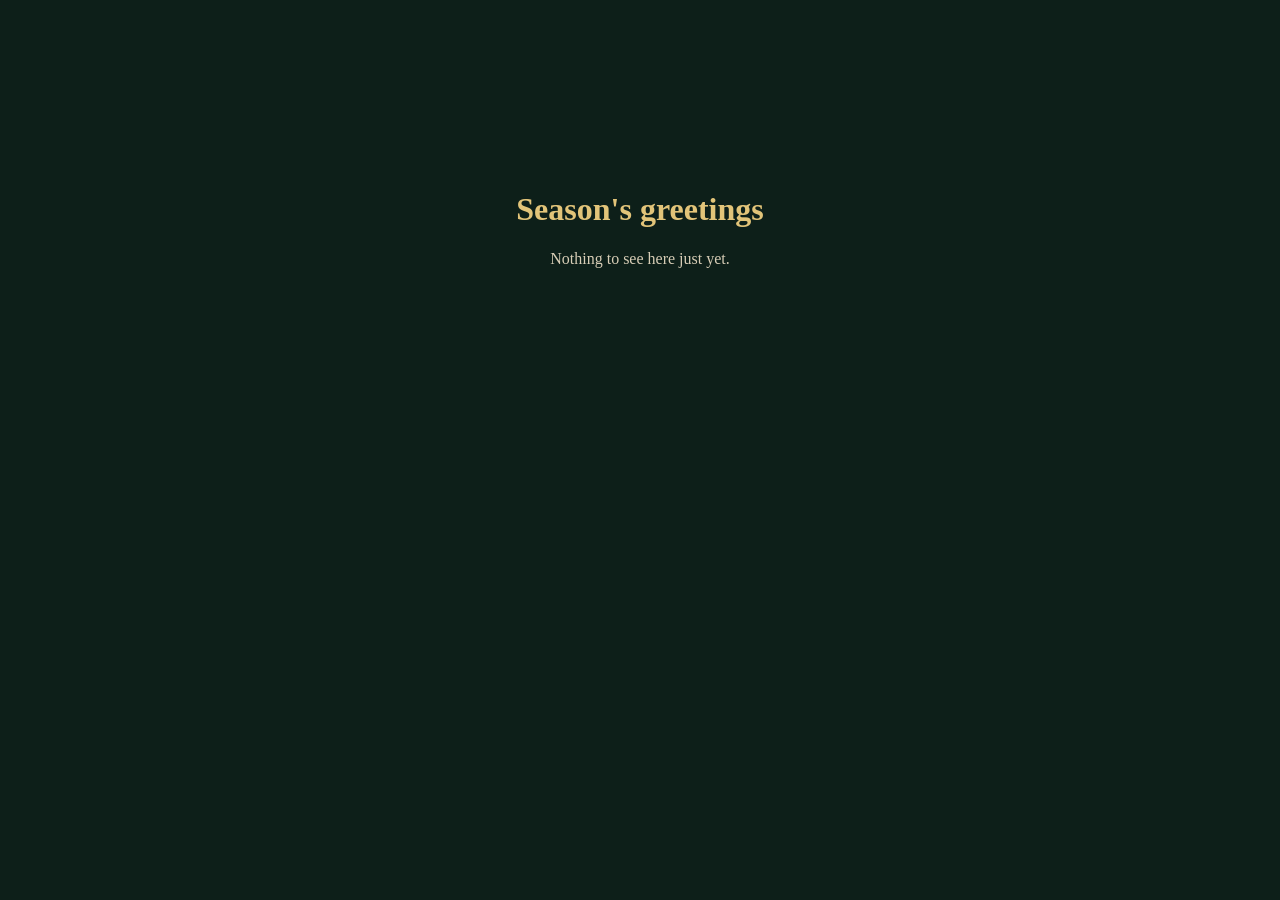
<file: index.html>
<!DOCTYPE html><meta charset=utf-8><meta name=robots content=noindex><meta name=viewport content='width=device-width, initial-scale=1'><title>Season's greetings</title><body style='background:#0d1f19;color:#e2c479;font-family:Georgia,serif;text-align:center;padding:18vh 20px'><h1>Season's greetings</h1><p style='color:#d7cdb6'>Nothing to see here just yet.</p></body>
</file>
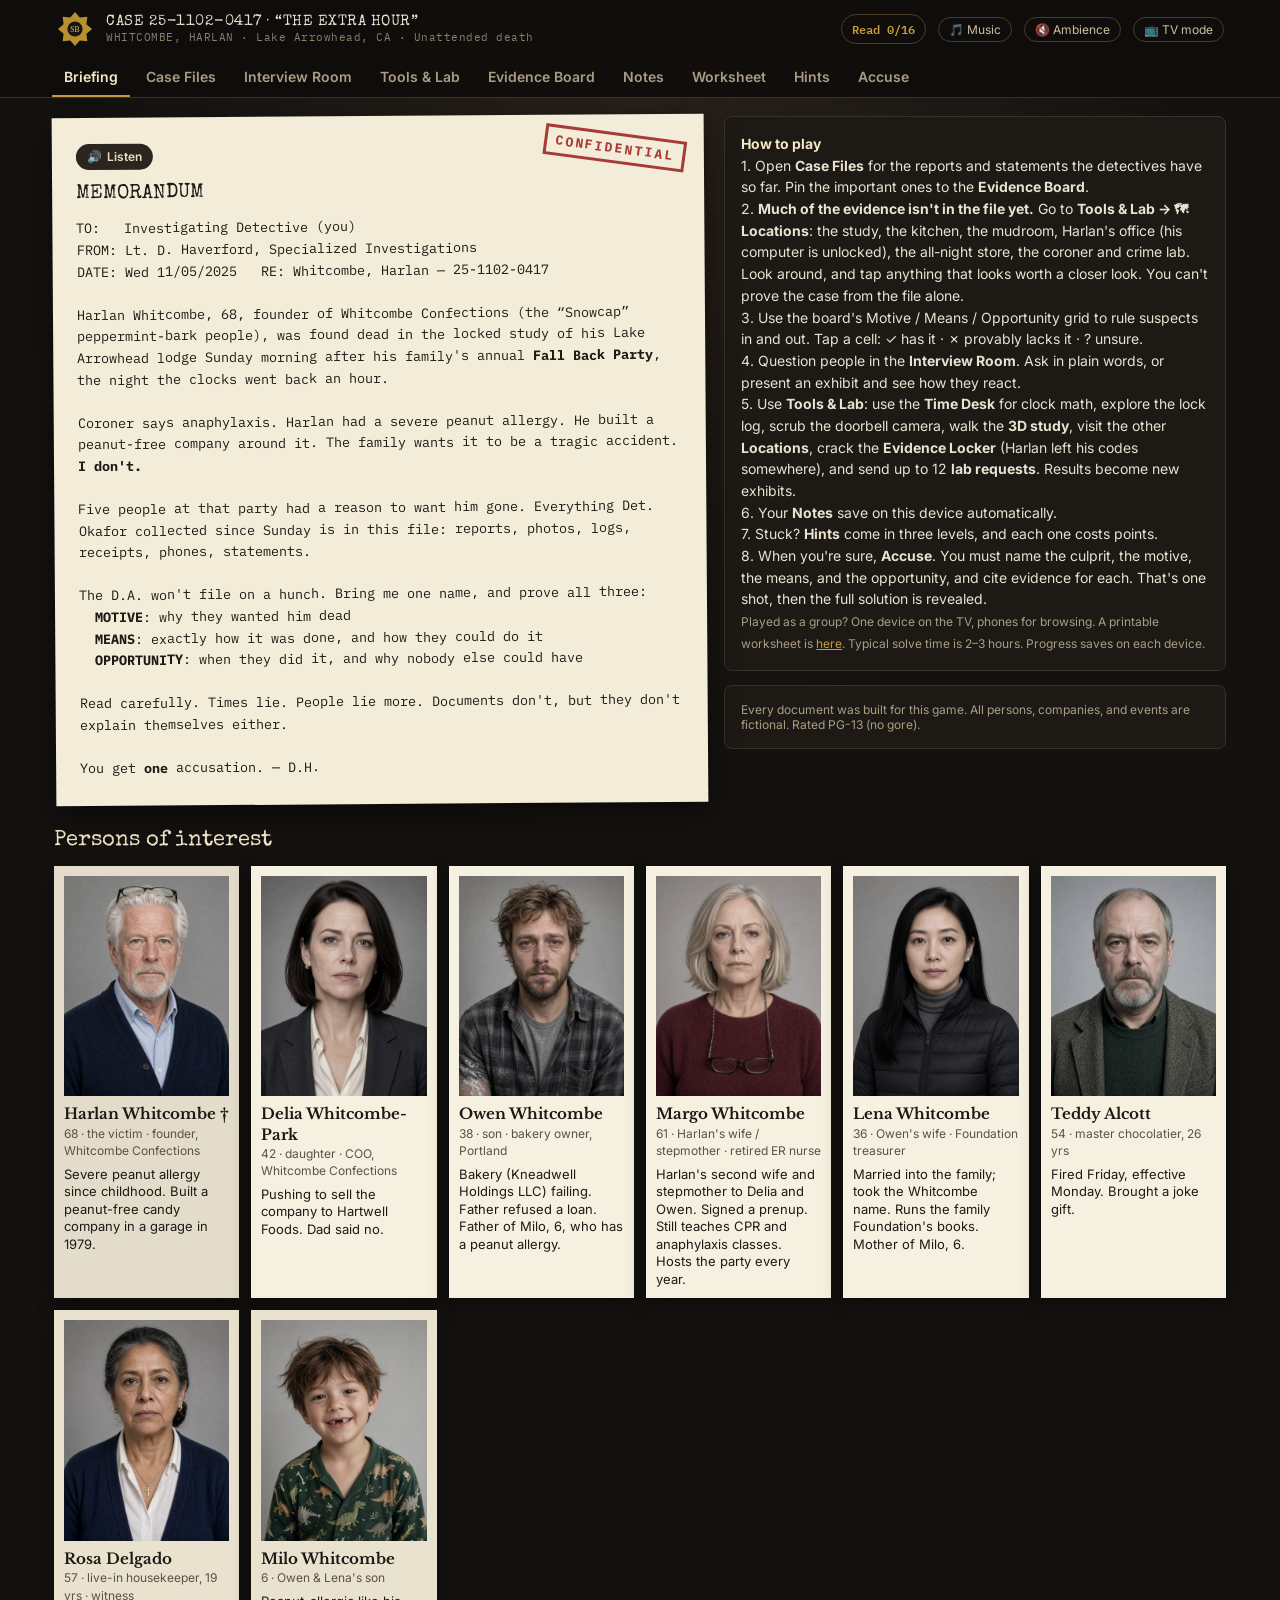
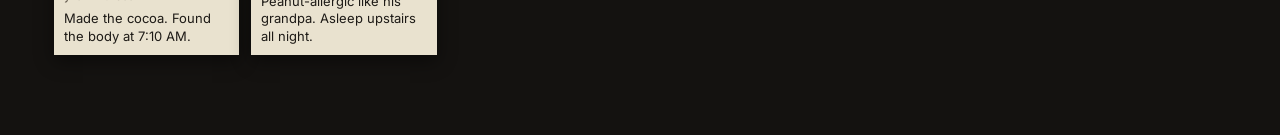
<file: case/index.html>
<!DOCTYPE html>
<html lang="en">
<head>
<meta charset="utf-8">
<meta name="viewport" content="width=device-width, initial-scale=1, viewport-fit=cover">
<meta name="robots" content="noindex,nofollow">
<title>Case 25-1102-0417 · The Extra Hour</title>
<link rel="preconnect" href="https://fonts.googleapis.com"><link rel="preconnect" href="https://fonts.gstatic.com" crossorigin>
<link href="https://fonts.googleapis.com/css2?family=Special+Elite&family=IBM+Plex+Mono:wght@400;600&family=Inter:wght@400;600;800&family=Caveat:wght@500&family=Libre+Baskerville:wght@400;700&display=swap" rel="stylesheet">
<style>
:root{--bg:#141210;--cork:#3b2a1c;--paper:#f3ecd9;--paper2:#fbf8ef;--ink:#1d1a16;--red:#9b1c1c;--manila:#d9b97a;--muted:#8a7f6c;--accent:#c79b3b}
*{box-sizing:border-box}
html,body{margin:0;background:var(--bg);color:#e9e2d0;font-family:Inter,system-ui,sans-serif;-webkit-text-size-adjust:100%}
body{background:radial-gradient(ellipse at top,#2a2119 0%,#141210 60%) fixed}
button{font:inherit;cursor:pointer}
header.top{position:sticky;top:0;z-index:20;background:rgba(15,13,11,.94);backdrop-filter:blur(6px);border-bottom:1px solid #3a3128}
.bar{display:flex;align-items:center;gap:12px;padding:10px 16px;max-width:1200px;margin:0 auto}
.seal{width:38px;height:38px;flex:none}
.ttl{font-family:'Special Elite',monospace;font-size:15px;line-height:1.2;letter-spacing:.5px}
.ttl small{display:block;color:var(--muted);font-family:'IBM Plex Mono',monospace;font-size:11px}
.score-pill{margin-left:auto;font:600 12px 'IBM Plex Mono';color:var(--accent);border:1px solid #4a3d2c;border-radius:20px;padding:4px 10px;white-space:nowrap}
.sound{background:none;border:1px solid #4a3d2c;color:#cbbf9f;border-radius:20px;padding:4px 10px;font-size:12px}
nav.tabs{display:flex;gap:4px;overflow-x:auto;max-width:1200px;margin:0 auto;padding:0 12px;scrollbar-width:none}
nav.tabs button{background:none;border:none;color:#a99d84;padding:10px 12px;border-bottom:2px solid transparent;font-weight:600;font-size:14px;white-space:nowrap}
nav.tabs button.on{color:#f3e7c6;border-color:var(--accent)}
.wsprintlink{color:var(--accent);font-weight:700;white-space:nowrap}
@media (orientation:landscape) and (max-height:520px){nav.tabs button{padding:8px 8px;font-size:13px}}
@media(max-width:700px){nav.tabs{flex-wrap:wrap;overflow-x:visible;justify-content:center;gap:0 2px;padding:0 6px}nav.tabs button{padding:8px 8px;font-size:12.5px}}
main{max-width:1200px;margin:0 auto;padding:18px 14px 80px}
.view{display:none}.view.on{display:block;animation:fade .3s}
@keyframes fade{from{opacity:0;transform:translateY(4px)}to{opacity:1}}
h2.sec{font-family:'Special Elite';font-weight:400;font-size:22px;margin:6px 0 14px;color:#f3e7c6}
.lede{color:#c8bea7;max-width:760px;line-height:1.55}
/* briefing */
.brief{display:grid;grid-template-columns:1.3fr 1fr;gap:18px}
@media(max-width:820px){.brief{grid-template-columns:1fr}}
.memo{background:var(--paper);color:var(--ink);padding:26px 24px;font-family:'IBM Plex Mono',monospace;font-size:13.5px;line-height:1.6;box-shadow:0 10px 30px rgba(0,0,0,.5);position:relative;transform:rotate(-.4deg)}
.memo h3{font-family:'Special Elite';font-size:20px;margin:0 0 8px;font-weight:400}
.stamp{position:absolute;right:18px;top:18px;border:3px solid var(--red);color:var(--red);font:700 13px 'IBM Plex Mono';padding:4px 8px;transform:rotate(8deg);opacity:.85;letter-spacing:2px}
.cards{display:grid;grid-template-columns:repeat(auto-fill,minmax(180px,1fr));gap:12px}
.suspect{background:#f6f0e0;color:var(--ink);padding:10px;box-shadow:0 6px 18px rgba(0,0,0,.45);font-size:13px;line-height:1.35}
.suspect svg{width:100%;height:auto;display:block;background:#cfc6b3;margin-bottom:8px}
.suspect b{font-family:'Libre Baskerville',serif;font-size:15px;display:block}
.suspect i{color:#5b5245;font-style:normal;font-size:12px}
/* files */
.groups h4{font-family:'Special Elite';font-weight:400;color:var(--manila);margin:22px 0 8px;font-size:16px;letter-spacing:.5px}
.files{display:grid;grid-template-columns:repeat(auto-fill,minmax(210px,1fr));gap:12px}
.folder{position:relative;background:linear-gradient(#e2c487,#d4b06b);color:#2a2116;border:none;text-align:left;padding:16px 12px 12px;border-radius:2px 8px 4px 4px;box-shadow:0 4px 12px rgba(0,0,0,.4);min-height:86px;transition:transform .15s}
.folder:before{content:"";position:absolute;top:-9px;left:10px;width:70px;height:12px;background:#e2c487;border-radius:5px 5px 0 0}
.folder:hover{transform:translateY(-2px)}
.folder .id{font:600 11px 'IBM Plex Mono';opacity:.7}
.folder .nm{font-weight:600;font-size:14px;margin-top:3px;line-height:1.25}
.folder .seen{position:absolute;right:8px;top:8px;font-size:11px;font-family:'IBM Plex Mono';color:#5d4a20}
.folder.pinned{outline:2px solid var(--red)}
/* viewer */
.viewer{position:fixed;inset:0;z-index:50;background:rgba(9,8,6,.97);display:none;overflow:auto;-webkit-overflow-scrolling:touch}
.viewer.on{display:block}
.vtools{position:sticky;top:0;display:flex;gap:8px;justify-content:space-between;align-items:center;padding:10px 14px;background:#0e0c0a;border-bottom:1px solid #332a20;z-index:2}
.vtools button{background:#2a231b;border:1px solid #4a3d2c;color:#eadfc4;border-radius:6px;padding:7px 12px;font-size:13px}
.vtools .vt{font:600 13px 'IBM Plex Mono';color:#d8c8a0;overflow:hidden;text-overflow:ellipsis;white-space:nowrap}
.lsn[aria-pressed=true]{background:#5a3a1c!important;border-color:#b8862f!important;color:#fff3d6!important}.lsn.busy{animation:lsnp 1.2s ease-in-out infinite}@keyframes lsnp{50%{opacity:.55}}@media(prefers-reduced-motion:reduce){.lsn.busy{animation:none}}
.lsn-row{margin:0 0 8px}.lsn-row .lsn{background:#2a251f;color:#eadfc4}
.vbody{max-width:860px;margin:20px auto 60px;padding:0 10px}
/* documents */
.doc{background:var(--paper2);color:var(--ink);padding:28px 30px;box-shadow:0 12px 40px rgba(0,0,0,.6);font-family:'IBM Plex Mono',monospace;font-size:13px;line-height:1.55;position:relative;overflow-x:auto}
@media(max-width:600px){.doc{padding:18px 14px;font-size:12px}}
.doc h3{font-family:'Libre Baskerville',serif;font-size:17px;margin:0 0 4px}
.doc .hd{display:flex;justify-content:space-between;gap:10px;border-bottom:2px solid #222;padding-bottom:8px;margin-bottom:12px;flex-wrap:wrap}
.doc .agency{font-family:'Libre Baskerville',serif;font-weight:700;font-size:14px;letter-spacing:.5px}
.doc table{border-collapse:collapse;width:100%;margin:8px 0;font-size:12px}
.doc th,.doc td{border:1px solid #9d9583;padding:4px 6px;text-align:left;vertical-align:top}
.doc th{background:#e8e0cc;font-weight:600}
.doc .fld{display:grid;grid-template-columns:170px 1fr;gap:2px 10px;margin:6px 0}
@media(max-width:600px){.doc .fld{grid-template-columns:1fr}}
.doc .fld div:nth-child(odd){color:#5f574a;font-size:11px;text-transform:uppercase;padding-top:2px}
.doc p{margin:8px 0}
.doc .q{margin:9px 0}.doc .q b{display:inline-block;min-width:92px}
.doc .redact{background:#111;color:#111;user-select:none;padding:0 3px}
.doc .hand{font-family:Caveat,cursive;font-size:20px;color:#1d3f8f;line-height:1.1}
.doc .rstamp{display:inline-block;border:2px solid var(--red);color:var(--red);padding:2px 8px;transform:rotate(-4deg);font-weight:700;letter-spacing:1px;font-size:11px}
.doc .foot{margin-top:16px;padding-top:8px;border-top:1px dashed #999;font-size:11px;color:#655c4e}
.photo{background:#0d0d0d;padding:10px;color:#ddd}
.photo svg{width:100%;height:auto;display:block}
.photo .cap{font:12px 'IBM Plex Mono';color:#bbb;padding:8px 2px 0;line-height:1.5}
.receipt{background:#fbfbf7;width:min(300px,100%);margin:0 auto 18px;padding:16px 14px 26px;font:12px/1.35 'IBM Plex Mono',monospace;color:#222;box-shadow:0 6px 18px rgba(0,0,0,.4);-webkit-mask:linear-gradient(#000 0 0);clip-path:polygon(0 0,100% 0,100% 97%,95% 100%,90% 97%,85% 100%,80% 97%,75% 100%,70% 97%,65% 100%,60% 97%,55% 100%,50% 97%,45% 100%,40% 97%,35% 100%,30% 97%,25% 100%,20% 97%,15% 100%,10% 97%,5% 100%,0 97%)}
.receipt .c{text-align:center}.receipt .r{display:flex;justify-content:space-between}
.email{background:#fff;color:#202124;font-family:Inter,Arial,sans-serif;font-size:14px;line-height:1.5;padding:22px 24px;box-shadow:0 12px 40px rgba(0,0,0,.6)}
.email .subj{font-size:20px;margin:0 0 12px}
.email .meta{font-size:12.5px;color:#5f6368;border-bottom:1px solid #e3e3e3;padding-bottom:10px;margin-bottom:14px}
.email .meta b{color:#202124}
.phone{background:#000;border-radius:28px;padding:14px;max-width:420px;margin:0 auto;box-shadow:0 12px 40px rgba(0,0,0,.6)}
.phone .scr{background:#fff;border-radius:18px;padding:12px;font-family:Inter,sans-serif;color:#111;font-size:13.5px}
.bub{max-width:80%;padding:7px 11px;border-radius:16px;margin:4px 0;line-height:1.35}
.bub.in{background:#e9e9eb}.bub.out{background:#0a84ff;color:#fff;margin-left:auto}
.ts{font-size:10.5px;color:#888;text-align:center;margin:8px 0 2px;font-family:'IBM Plex Mono'}
.clip{background:#efe6cf;color:#222;font-family:'Libre Baskerville',serif;padding:22px;columns:2 240px;column-gap:22px;font-size:13px;line-height:1.55;box-shadow:0 12px 40px rgba(0,0,0,.6)}
.clip h3{column-span:all;font-size:24px;margin:0 0 6px;line-height:1.15}
.mono{font-family:'IBM Plex Mono',monospace}
/* board */
.board{background:var(--cork) url("data:image/svg+xml,%3Csvg xmlns='http://www.w3.org/2000/svg' width='120' height='120'%3E%3Cfilter id='n'%3E%3CfeTurbulence baseFrequency='.9' numOctaves='3'/%3E%3CfeColorMatrix values='0 0 0 0 .2 0 0 0 0 .13 0 0 0 0 .07 0 0 0 .55 0'/%3E%3C/filter%3E%3Crect width='120' height='120' filter='url(%23n)'/%3E%3C/svg%3E");padding:16px;border:10px solid #5b3f26;box-shadow:inset 0 0 40px rgba(0,0,0,.6)}
.grid{width:100%;border-collapse:separate;border-spacing:4px;font-size:13px}
.grid th{color:#f2e5c4;font-weight:600;text-align:left;padding:4px}
.grid td.nm{background:#f6f0e0;color:#222;padding:8px;font-weight:600;font-family:'Libre Baskerville';font-size:13px}
.cell{width:100%;min-width:64px;height:40px;border:none;border-radius:3px;background:#efe6cf;color:#222;font:700 18px Inter}
.cell[data-s="1"]{background:#cfe8c4;color:#1d5a12}.cell[data-s="2"]{background:#f1c8c0;color:#8f1b0f}.cell[data-s="3"]{background:#f3e3a8;color:#6b5207}
.pins{display:flex;flex-wrap:wrap;gap:10px;margin-top:14px}
.pin{background:#fbf6e6;color:#222;padding:10px 12px 8px;font-size:12.5px;box-shadow:0 4px 10px rgba(0,0,0,.5);position:relative;transform:rotate(var(--r,-1deg));max-width:200px;border:none;text-align:left}
.pin:before{content:"";position:absolute;top:-6px;left:50%;width:12px;height:12px;border-radius:50%;background:radial-gradient(circle at 35% 35%,#ff6b6b,#9b1c1c);box-shadow:0 2px 3px rgba(0,0,0,.5)}
.legend{color:#e8dcbc;font-size:12px;margin-top:8px}
textarea.notes{width:100%;min-height:55vh;background:#fdfaf0 repeating-linear-gradient(#fdfaf0 0 27px,#c9d8ef 27px 28px);color:#1d2a4a;border:none;padding:10px 14px 10px 46px;font:20px/28px Caveat,cursive;box-shadow:0 10px 30px rgba(0,0,0,.5);background-attachment:local;border-left:2px solid #e7a3a3;outline:none}
.panel{background:#1d1915;border:1px solid #3a3128;border-radius:8px;padding:16px;margin-bottom:14px}
.btn{background:var(--accent);color:#1a1209;border:none;border-radius:6px;padding:10px 16px;font-weight:700}
.btn.ghost{background:none;color:#e6d7b0;border:1px solid #5a4a33}
.btn.red{background:#9b1c1c;color:#fff}
.hint{border-left:3px solid var(--accent);padding:8px 12px;margin:10px 0;background:#25201a;color:#eadfc4;line-height:1.5}
form.acc label.opt{display:block;background:#f6f0e0;color:#222;margin:6px 0;padding:9px 11px;border-radius:4px;font-size:14px;line-height:1.35;cursor:pointer}
form.acc label.opt input{margin-right:8px}
form.acc fieldset{border:1px solid #3a3128;border-radius:8px;margin:0 0 16px;padding:12px}
form.acc legend{font-family:'Special Elite';color:#f3e7c6;font-size:17px;padding:0 6px}
.evpick{display:grid;grid-template-columns:repeat(auto-fill,minmax(200px,1fr));gap:4px;margin-top:8px}
.evpick label{font-size:12.5px;background:#2a231b;padding:6px 8px;border-radius:4px;color:#e6dcc3;cursor:pointer}
.evpick details{grid-column:1/-1;border:1px solid #3a3024;border-radius:6px;background:#1d1915}
.evpick summary{cursor:pointer;padding:8px 10px;font:600 13px Inter,system-ui,sans-serif;color:#d8c8a0;list-style-position:inside}
.evpick summary .cnt{font-weight:400;color:#9c8f72;margin-left:6px}
.evpick .evg{display:grid;grid-template-columns:repeat(auto-fill,minmax(200px,1fr));gap:4px;padding:0 8px 8px}
.small{font-size:12px;color:#a99d84}
.reveal{background:var(--paper);color:var(--ink);padding:24px;line-height:1.6;font-size:14.5px;box-shadow:0 12px 40px rgba(0,0,0,.6)}
.reveal h3{font-family:'Special Elite';font-weight:400;font-size:22px;margin:16px 0 6px}
.scoretbl td{padding:4px 10px;border-bottom:1px solid #ddd}
@media(max-width:600px){.reveal{padding:16px 12px;overflow-wrap:anywhere}.scoretbl td{padding:4px 5px}.reveal table.scoretbl{display:block;max-width:100%;overflow-x:auto}}
.big{font:800 46px Inter;color:var(--red)}
.mag{position:absolute;pointer-events:none;border:3px solid #ccc;border-radius:50%;width:170px;height:170px;box-shadow:0 6px 18px rgba(0,0,0,.6);display:none;background-repeat:no-repeat;z-index:5}
.toast{position:fixed;bottom:18px;left:50%;transform:translateX(-50%);background:#2b241b;color:#f3e7c6;padding:10px 16px;border-radius:8px;border:1px solid #5a4a33;z-index:99;display:none;font-size:14px}
@media(max-width:600px){.ttl small{display:none}.ttl{font-size:12px}.seal{width:30px;height:30px}.sound{padding:4px 8px;font-size:11px}.score-pill{font-size:11px;padding:3px 8px}.vtools{padding:8px}.vtools .vt{font-size:11px}.vtools button{padding:6px 9px}}
.suspect img{width:100%;aspect-ratio:3/4;object-fit:cover;display:block;margin-bottom:8px;filter:saturate(.85) contrast(1.02)}
.ivpick{display:flex;gap:10px;overflow-x:auto;padding-bottom:8px}
.ivpick button{background:#f6f0e0;border:none;padding:6px 6px 8px;width:104px;flex:none;color:#222;font-size:12px;font-weight:600;box-shadow:0 4px 12px rgba(0,0,0,.4)}
.ivpick button{border-radius:8px}.ivpick button.on{outline:2px solid var(--accent);outline-offset:2px}
.ivpick img{width:100%;aspect-ratio:3/4;object-fit:cover;display:block;margin-bottom:4px}
.iv{display:grid;grid-template-columns:minmax(360px,420px) minmax(0,1fr);gap:20px;margin-top:12px;align-items:stretch}
.iv .por{position:relative}
.iv .por img{width:100%;box-shadow:0 10px 28px rgba(0,0,0,.45)}
@media(max-width:700px){
main:has(#v-interview.on){padding:0 12px;height:calc(100dvh - var(--head,9rem));max-height:calc(100dvh - var(--head,9rem));overflow:hidden;box-sizing:border-box}
#v-interview.view.on{display:flex;flex-direction:column;flex:1;height:100%;max-height:100%;overflow:hidden;min-height:0}
#v-interview .lede{flex:none;margin:0 0 6px;font-size:13px;display:-webkit-box;-webkit-box-orient:vertical;-webkit-line-clamp:2;overflow:hidden}
#ivpick{flex:none;padding-bottom:6px}
#ivroom{flex:1;min-height:0;display:flex;flex-direction:column;overflow:hidden}
.iv{display:flex;flex-direction:column;gap:0;margin-top:4px;flex:1;min-height:0;overflow:hidden}
.iv>*{min-width:0}
.iv .por{position:relative;display:flex;flex-direction:column;align-items:center;text-align:center;flex:none;z-index:2}
.iv .por img{width:min(90vw,100%,calc(45vh * 3 / 4));flex:none}
.iv-main{flex:1;min-height:0;display:flex;flex-direction:column}
.livebar{flex:none}
.chat{flex:1;min-height:120px;max-height:none;overflow:auto}
.dock{flex:none}
}
.chat{flex:1;min-height:200px;max-height:56vh;overflow:auto;padding:8px 4px 14px;display:flex;flex-direction:column;gap:10px;font:15px/1.55 Inter,system-ui,sans-serif;color:#efe6cf;background:transparent;scrollbar-width:thin}
.chat .qq{align-self:flex-end;max-width:85%;background:#3a332b;color:#f3e7c6;border-radius:16px 16px 4px 16px;padding:8px 12px;font-size:13.5px;font-weight:500;line-height:1.45}
.chat .qq.ev,.chat .ev{background:#2c3640;color:#d7e4f0}
.chat .aa{align-self:flex-start;max-width:92%;padding:2px 2px 6px;font-size:15px;line-height:1.55;color:#efe6cf}
.chat .aa i,.chat .aa i.sd,.chat .aa .beat{font-style:italic;color:#b9ad8f;font-size:13.5px;font-family:inherit}
.chat .aa.live{border-left:2px solid var(--accent);padding-left:10px}
.askrow{display:flex;gap:8px;margin-top:10px;flex-wrap:wrap}
.askrow input,.askrow select{flex:1;min-width:180px;background:#1d1915;border:1px solid #4a3d2c;color:#eee;padding:10px;border-radius:6px;font:14px Inter}
.toolnav{display:flex;gap:6px;flex-wrap:wrap;margin-bottom:12px}
.toolnav button{background:#2a231b;border:1px solid #4a3d2c;color:#e6dcc3;border-radius:20px;padding:7px 12px;font-size:13px}
.toolnav button.on{background:var(--accent);color:#1a1209}
.ltbl{width:100%;border-collapse:collapse;background:var(--paper2);color:#222;font:12.5px 'IBM Plex Mono'}
.ltbl th{background:#e8e0cc;cursor:pointer;user-select:none;padding:6px;border:1px solid #bbb;text-align:left}
.ltbl td{padding:5px 6px;border:1px solid #ccc}
.ltbl tr.hl td{background:#fff3b0}
.keypad{display:grid;grid-template-columns:repeat(3,64px);gap:10px;justify-content:center;margin:14px auto}
.keypad button{height:64px;border-radius:50%;border:1px solid #555;background:#2b2b2e;color:#fff;font:600 22px Inter}
.dots{display:flex;gap:10px;justify-content:center;margin:10px}.dots span{width:13px;height:13px;border-radius:50%;border:2px solid #ddd}.dots span.f{background:#ddd}
.lockcard{background:#111;border-radius:22px;padding:20px;max-width:340px;margin:0 auto;color:#fff;text-align:center;box-shadow:0 10px 30px rgba(0,0,0,.6)}
.dial{display:flex;gap:8px;justify-content:center;margin:14px 0}.dial input{width:52px;height:64px;text-align:center;font:700 28px 'IBM Plex Mono';background:#c9b27a;border:3px solid #6b5527;border-radius:6px;color:#2a1d07}
.labform{background:var(--paper2);color:#222;padding:18px;font-family:'IBM Plex Mono',monospace;font-size:13px;max-width:720px}
.labform select,.labform textarea{width:100%;padding:8px;font:13px 'IBM Plex Mono';margin:4px 0 10px;border:1px solid #999;background:#fff}
.labres{margin-top:14px}
.scrub input[type=range]{width:100%}
.livebar{display:flex;align-items:center;gap:8px;flex-wrap:nowrap;margin:0 0 6px;color:#e6dcc3;font-size:13px;min-width:0}
.livebar .livestat{flex:1;min-width:0;overflow:hidden;text-overflow:ellipsis;white-space:nowrap;color:#b9ad8f;font-size:12px}
[hidden]{display:none!important}
.pm-msg{margin:12px 0 0;padding:14px 16px;color:#efe6cf;background:#2a251f;border-radius:12px;font:15px/1.5 Inter,system-ui,sans-serif;max-width:36rem}
#ivroom .pm-msg{margin-top:8px}
.pm-retry{display:block;margin-top:10px;background:none;border:1px solid #5a4d3a;color:#b9ad8f;border-radius:8px;padding:5px 10px;font:12px Inter,system-ui,sans-serif;cursor:pointer}.pm-retry[disabled]{opacity:.6}

.livebar .pill.tight{padding-left:10px}
.livebar label.pill{display:inline-flex;gap:6px;align-items:center;cursor:pointer;font-weight:600}
.livebar .beta{background:var(--accent);color:#1a1209;border-radius:8px;padding:1px 6px;font-size:10px;text-transform:uppercase}
.typing{animation:blink 1s infinite}@keyframes blink{50%{opacity:.3}}
.ltnote{background:#fff7d1;border:1px dashed #b8a24a;padding:8px 10px;margin:6px 0 10px;font-size:13px;color:#3a3220}.timedesk p{margin:8px 0;line-height:1.5}.tdgrid{display:grid;grid-template-columns:minmax(0,1.4fr) minmax(0,1fr);gap:16px;margin-top:8px}@media(max-width:700px){.tdgrid{grid-template-columns:minmax(0,1fr)}}.tdconv{background:#1d1915;border:1px solid #4a3d2c;border-radius:8px;padding:10px;margin-top:12px}.tdconv .row2{display:flex;flex-wrap:wrap;gap:8px;align-items:center;margin:8px 0}.tdconv input{background:#2a241d;color:#eee;border:1px solid #4a3d2c;border-radius:6px;padding:6px;width:110px;margin-left:6px}.tdout{color:#f3e7c6}

/* v10: phones (m11, m12) */
@media(max-width:480px){.vtools{gap:6px}.vtools .vt{flex:1;min-width:0}.vtools .vbtns{flex:none;white-space:nowrap}.vtools .pl{display:none}}
@media(max-width:420px){.board{padding:8px;border-width:6px}.cell{min-width:48px}}
/* v10: live voice upgrades */
.onair{display:inline-flex;align-items:center;gap:4px;background:#2a0b08;color:#ff5a47;border:1px solid #ff5a47;border-radius:6px;padding:1px 8px;font:700 11px 'IBM Plex Mono',monospace;letter-spacing:1.5px;text-shadow:0 0 6px #ff3b2b;animation:onair 2.4s ease-in-out infinite}
@keyframes onair{0%,100%{opacity:1;box-shadow:0 0 8px rgba(255,59,43,.55)}50%{opacity:.72;box-shadow:0 0 2px rgba(255,59,43,.2)}}
.vbtn{margin-left:auto;background:#2a231b;border:1px solid #4a3d2c;color:#eadfc4;border-radius:14px;padding:4px 10px;font-size:12px;cursor:pointer}
.mic{min-width:48px;font-size:18px;touch-action:none;user-select:none;-webkit-user-select:none}
.mic.rec{background:#8f1b0f!important;color:#fff;border-color:#ff5a47!important;animation:onair 1s ease-in-out infinite}
.chat .beat{color:#6b5d48}
.chat .tw{opacity:0}.chat .tw.on{opacity:1;transition:opacity .12s}
.por img.talking{animation:talk .42s ease-in-out infinite alternate}
@keyframes talk{from{transform:scale(1);filter:brightness(1)}to{transform:scale(1.025);filter:brightness(1.12)}}
@media(prefers-reduced-motion:reduce){.por img.talking,.onair,.mic.rec{animation:none}}
/* v10: living-room (TV) mode */
body.tv main{zoom:1.3}
body.tv .viewer{zoom:1.25}
body.tv .top .bar{zoom:1.15}
body.tv #tvbtn{background:#b8902f;color:#1a1209}
body.tv #v-interview .lede{display:none}
body.tv .chat{font-size:20px;line-height:1.5;max-height:62vh}
body.tv .chat .qq,body.tv .chat .ev,body.tv .chat .qq.ev{font-size:16px}
body.tv .askbar input,body.tv .askrow input,body.tv .askrow select{font-size:17px}
@media(min-width:800px){body.tv .iv{display:grid;grid-template-columns:minmax(360px,420px) minmax(0,1fr)!important;gap:22px;align-items:start}
 body.tv .iv .por{display:block}body.tv .iv .por img{width:100%}
 body.tv #chat>div:not(:nth-last-child(-n+4)){display:none}
 body.tv #chat{font-size:22px;min-height:42vh;background:transparent;color:#f6efdc;box-shadow:none}
 body.tv #chat .qq{color:#ffb4a6}body.tv #chat .ev{color:#9fc8ef}body.tv #chat .beat{color:#bfae8d}}
@media(max-width:600px){.sound .sl{display:none}.sound{font-size:14px!important;padding:4px 8px}}
/* v11: animated portraits */
.iv .por .pv{position:relative;width:100%;aspect-ratio:3/4;overflow:hidden;background:#2b2b2b;box-shadow:0 6px 18px rgba(0,0,0,.5);flex:none}
.iv .por .pv img,.iv .por .pv video{position:absolute;inset:0;width:100%;height:100%;object-fit:cover;box-shadow:none;display:block}
.iv .por .pv video{opacity:0;transition:opacity .15s linear;pointer-events:none}
.iv .por .pv video.on{opacity:1}
.iv .por .pv.novid video{display:none}
/* when a suspect is open: drop the lede, shrink the picker, keep face + dock on screen */
#v-interview:has(.iv) h2.sec,#v-interview:has(.iv) .lede{display:none}
#v-interview:has(.iv) #ivpick button{width:72px;padding:4px 4px 6px;font-size:11px}
#v-interview:has(.iv) #ivpick{padding-bottom:4px;gap:8px}
@media(max-width:700px){
  body:has(#v-interview.on) .ttl{font-size:12px;max-width:42vw;white-space:nowrap;overflow:hidden;text-overflow:ellipsis}
  body:has(#v-interview.on) nav.tabs{flex-wrap:nowrap;overflow-x:auto;justify-content:flex-start;padding:0 8px}
  #v-interview:has(.iv) #ivpick button{width:56px;padding:3px;font-size:10px}
  #v-interview:has(.iv) .iv .por .pv{width:min(90vw,100%,calc(36vh * 3 / 4));max-height:36vh}
  #v-interview:has(.iv) .nameplate{width:min(90vw,100%,calc(36vh * 3 / 4))}
}
@media(min-width:701px){
  #v-interview.on:has(.iv){display:flex;flex-direction:column;height:calc(100dvh - var(--head,6.5rem) - 12px);max-height:calc(100dvh - var(--head,6.5rem) - 12px);overflow:hidden}
  #v-interview:has(.iv) #ivroom{flex:1;min-height:0;display:flex;flex-direction:column}
  #v-interview:has(.iv) .iv{flex:1;min-height:0;margin-top:8px;grid-template-columns:minmax(280px,min(420px,calc((100dvh - var(--head,6.5rem) - 8rem) * 3 / 4))) minmax(0,1fr)}
  #v-interview:has(.iv) .iv .por .pv{width:100%;max-height:calc(100dvh - var(--head,6.5rem) - 8rem)}
  #v-interview:has(.iv) .iv-main{max-height:none;flex:1;min-height:0;height:100%;display:flex;flex-direction:column}
  #v-interview:has(.iv) .iv-main .chat{flex:1;min-height:0}
}
/* v13: interview chrome — large sticky portraits, chat bubbles, docked ask bar, evidence chips */
.iv .por .pv{border-radius:12px}
@media(max-width:700px){.iv .por .pv{width:min(90vw,100%,calc(45vh * 3 / 4));max-height:45vh;border-radius:12px}}
@media(min-width:701px){
  .iv{align-items:start}
  .iv .por{position:sticky;top:calc(var(--head,6.5rem) + 8px)}
  .iv-main{min-height:0;display:flex;flex-direction:column;max-height:calc(100dvh - var(--head,6.5rem) - 24px)}
  .iv-main .chat{max-height:none}
}
@media(min-width:800px){body.tv .iv .por .pv{width:100%}}
.nameplate{position:absolute;left:50%;bottom:0;transform:translateX(-50%);width:100%;max-width:100%;box-sizing:border-box;padding:36px 14px 12px;background:linear-gradient(transparent,rgba(0,0,0,.88));text-align:left;z-index:3;pointer-events:none;border-radius:0 0 12px 12px}
@media(max-width:700px){.nameplate{width:min(90vw,100%,calc(45vh * 3 / 4));text-align:center}}
.nameplate b{display:block;font:700 16px/1.25 'Libre Baskerville',serif;color:#f3e7c6;text-shadow:0 1px 6px #000}
.nameplate span,.nameplate .role,.nameplate .small{display:block;margin-top:2px;font:12px/1.35 Inter,system-ui,sans-serif;color:#d4cbb0;text-shadow:0 1px 4px #000}
.iv-main{min-width:0}
.dock{flex:none;padding:6px 0 calc(8px + env(safe-area-inset-bottom,0));min-width:0;width:100%;overflow:hidden}
.chips{display:flex;flex-wrap:wrap;gap:6px;align-content:flex-start;max-height:calc(3 * 26px + 2 * 6px + 4px);overflow-x:hidden;overflow-y:auto;padding:2px 0 2px;scrollbar-width:thin;-webkit-overflow-scrolling:touch;min-width:0}
.chip{flex:0 0 auto;max-width:100%;box-sizing:border-box;background:#2a251f;color:#eadfc4;border:0;border-radius:999px;padding:5px 9px;font:600 12px Inter,system-ui,sans-serif;white-space:nowrap;cursor:pointer}
.chip b{color:#f3e7c6;margin-right:4px;font-weight:700}
.chip.pinned{box-shadow:inset 0 0 0 1px var(--accent)}
.chip:hover,.chip:focus{background:#3a332b}
.askbar{display:flex;gap:8px;align-items:center;flex-wrap:nowrap;margin:0}
.askbar input{flex:1;min-width:0;padding:12px 16px;border:0;border-radius:999px;background:#241f1a;color:#efe6cf;font:15px Inter,system-ui,sans-serif;outline:none}
.askbar input:focus{box-shadow:0 0 0 2px rgba(199,155,59,.55)}
.icon-btn{flex:none;width:44px;height:44px;border:0;border-radius:50%;background:#2a251f;color:#efe6cf;font-size:18px;cursor:pointer;display:inline-flex;align-items:center;justify-content:center;touch-action:none;user-select:none;-webkit-user-select:none;-webkit-touch-callout:none}
.icon-btn:hover{background:#3a332b}
.icon-btn.rec,.icon-btn.mic.rec{background:#8f1b0f;color:#fff;animation:onair 1s ease-in-out infinite}
.listen-hint{display:none;font:600 12px Inter,system-ui,sans-serif;color:#f3d0c8;padding:0 2px 6px;letter-spacing:.02em}
.listen-hint.on,.listen-hint:not([hidden]){display:block;animation:onair 1s ease-in-out infinite}
.ask-btn{flex:none;border:0;border-radius:999px;padding:0 18px;height:44px;background:var(--accent);color:#1a1209;font:700 14px Inter,system-ui,sans-serif;cursor:pointer}
.ask-btn:hover{filter:brightness(1.08)}
.pill{display:inline-flex;align-items:center;gap:5px;background:#2a251f;color:#eadfc4;border:0;border-radius:999px;padding:6px 11px;font:600 12px Inter,system-ui,sans-serif;text-decoration:none;white-space:nowrap;cursor:pointer;line-height:1.2}
.pill:hover{background:#3a332b}
.pill input{accent-color:var(--accent)}
.help-pop{background:#221e19;border-radius:12px;padding:12px 14px;margin:0 0 8px;font-size:13px;color:#d4cbb0;line-height:1.55;flex:none}
.help-pop p{margin:0}
.help-pop[hidden]{display:none}
@media(max-width:420px){.livebar .lbl{display:none}.pill{padding:6px 9px}}
.aa i.sd{font-style:italic;color:#b9ad8f;font-family:inherit}

#v-interview .chat{min-height:0}
@media(max-width:700px){#v-interview .chat{min-height:0}#v-interview .dock{padding-bottom:calc(6px + env(safe-area-inset-bottom,0))}}

.placegrid{display:grid;grid-template-columns:repeat(auto-fill,minmax(210px,1fr));gap:12px}
.placecard{position:relative;text-align:left;background:#17130f;border:1px solid #4a3d2c;border-radius:12px;overflow:hidden;color:#eadfc4;cursor:pointer;padding:0;font:inherit}
.placecard img{display:block;width:100%;aspect-ratio:16/9;object-fit:cover}
.placecard b{display:block;padding:8px 10px 0;font:600 15px Georgia,serif;color:#f3e7c6}
.placecard span{display:block;padding:2px 10px 10px;font-size:11.5px;color:#b9ab8a}
.placecard i{position:absolute;right:8px;top:8px;background:rgba(20,16,12,.85);border:1px solid #b8862f;color:#f3e7c6;border-radius:12px;padding:2px 8px;font-size:11px;font-style:normal}
@media(max-width:440px){.score-pill{white-space:normal;text-align:center;max-width:74px;line-height:1.25;padding:3px 6px}header.top .bar .ttl{min-width:0}}
@media(max-width:440px){.score-pill{max-width:104px;font-size:10px;padding:3px 7px}header.top .bar .ttl{font-size:10.5px;letter-spacing:0}}
@media(max-width:600px){#tdu,#tdl{font-size:16px;min-height:36px}}

/* v25: phone interview = full-screen conversation. Page header hidden while talking to someone;
   portrait ~1/3 of the screen, conversation ~2/3. Desktop is untouched. */
.ivswitch,.ivback{display:none}
@media (max-width:700px), (orientation:landscape) and (max-height:520px){
 body:has(#v-interview.on .iv) header.top{display:none}
 main:has(#v-interview.on .iv){padding:0 10px!important;height:100dvh!important;max-height:100dvh!important;overflow:hidden;box-sizing:border-box}
 #v-interview.on:has(.iv){position:relative;display:flex!important;flex-direction:column;height:100%!important;max-height:100%!important;padding-top:44px;box-sizing:border-box;overflow:hidden}
 #v-interview:has(.iv) .ivswitch,#v-interview:has(.iv) .ivback{display:inline-flex;align-items:center;gap:4px;position:absolute;top:6px;z-index:6;background:#2a231b;color:#eadfc4;border:1px solid #4a3d2c;border-radius:999px;padding:6px 12px;font:600 13px Inter,system-ui,sans-serif;cursor:pointer}
 #v-interview:has(.iv) .ivback{left:0}
 #v-interview:has(.iv) .ivswitch{right:0}
 #v-interview:has(.iv):not(.pickopen) #ivpick{display:none}
 #v-interview:has(.iv) #ivpick{flex:none}
 #v-interview:has(.iv) #ivroom{flex:1;min-height:0;display:flex;flex-direction:column}
 #v-interview:has(.iv) .iv{display:flex!important;flex-direction:column;flex:1;min-height:0;margin-top:0;gap:6px}
 #v-interview .iv .por{flex:none;position:relative!important;top:auto!important;display:flex!important;flex-direction:column;align-items:center;padding:0}
 #v-interview .iv .por .pv{height:33dvh!important;max-height:33dvh!important;width:calc(33dvh * 3 / 4)!important;max-width:100%!important;aspect-ratio:auto!important;border-radius:12px!important}
 #v-interview .iv .nameplate{width:calc(33dvh * 3 / 4)!important;max-width:100%!important;padding:26px 10px 8px!important;text-align:center!important}
 #v-interview .iv .nameplate b{font-size:15px}
 #v-interview .iv .nameplate span{font-size:11px}
 #v-interview .iv-main{flex:1;min-height:0;display:flex;flex-direction:column}
 #v-interview .iv-main .chat{flex:1;min-height:0}
 #v-interview .chat .aa{font-size:16.5px;line-height:1.55;max-width:100%}
 #v-interview .chat .qq{font-size:14px}
 #v-interview .livebar{margin:0 0 4px;gap:6px}
 #v-interview .livebar .lbl{display:none}
 #v-interview .chips{flex-wrap:nowrap!important;overflow-x:auto!important;overflow-y:hidden!important;max-height:none!important;padding:2px 0 4px}
 #v-interview .chip{font-size:11px;padding:4px 8px}
 #v-interview .dock{padding-bottom:calc(6px + env(safe-area-inset-bottom,0))}
}
@media (orientation:landscape) and (max-height:520px){
 #v-interview:has(.iv) .iv{display:grid!important;grid-template-columns:minmax(0,33%) minmax(0,1fr)!important;gap:14px;align-items:stretch}
 #v-interview .iv .por{justify-content:flex-start}
 #v-interview .iv .por .pv{height:calc(100dvh - 56px)!important;max-height:calc(100dvh - 56px)!important;width:min(100%, calc((100dvh - 56px) * 3 / 4))!important}
 #v-interview .iv .nameplate{width:min(100%, calc((100dvh - 56px) * 3 / 4))!important}
 #v-interview .iv-main{height:100%;min-height:0}
}
</style>
<link rel="icon" href="data:image/svg+xml,%3Csvg xmlns='http://www.w3.org/2000/svg' viewBox='0 0 16 16'%3E%3Ctext y='14' font-size='14'%3E%F0%9F%95%B5%3C/text%3E%3C/svg%3E">
</head>
<body>
<header class="top">
 <div class="bar">
  <svg class="seal" viewBox="0 0 40 40"><path d="M20 2l5 6 8-1-1 8 6 5-6 5 1 8-8-1-5 6-5-6-8 1 1-8-6-5 6-5-1-8 8 1z" fill="#b8902f"/><circle cx="20" cy="20" r="8" fill="#1a1510"/><text x="20" y="23.5" font-size="8" text-anchor="middle" fill="#e2c479" font-family="Georgia">SB</text></svg>
  <h1 class="ttl" style="margin:0;font-weight:normal">CASE 25-1102-0417 · “THE EXTRA HOUR”<small>WHITCOMBE, HARLAN · Lake Arrowhead, CA · Unattended death</small></h1>
  <span class="score-pill" id="pill">Files read 0/34</span>
  <button class="sound" id="bgmbtn" type="button" aria-pressed="true" aria-label="Music">🎵<span class="sl"> Music</span></button>
  <button class="sound" id="snd" aria-pressed="false" aria-label="Ambience">🔇<span class="sl"> Ambience</span></button>
  <button class="sound" id="tvbtn" aria-pressed="false" title="Living-room mode: big text, full screen, screen stays awake" aria-label="TV mode">📺<span class="sl"> TV mode</span></button>
 </div>
 <nav class="tabs" id="tabs" role="tablist" aria-label="Case sections">
  <button role="tab" aria-controls="v-brief" aria-selected="true" data-v="brief" class="on">Briefing</button><button role="tab" aria-controls="v-files" aria-selected="false" data-v="files">Case Files</button><button role="tab" aria-controls="v-interview" aria-selected="false" data-v="interview">Interview Room</button><button role="tab" aria-controls="v-tools" aria-selected="false" data-v="tools">Tools &amp; Lab</button><button role="tab" aria-controls="v-board" aria-selected="false" data-v="board">Evidence Board</button><button role="tab" aria-controls="v-notes" aria-selected="false" data-v="notes">Notes</button><button role="tab" aria-controls="v-worksheet" aria-selected="false" data-v="worksheet">Worksheet</button><button role="tab" aria-controls="v-hints" aria-selected="false" data-v="hints">Hints</button><button role="tab" aria-controls="v-accuse" aria-selected="false" data-v="accuse">Accuse</button>
 </nav>
</header>
<main>
<section class="view on" id="v-brief" role="tabpanel">
 <div class="brief">
  <div class="memo">
   <div class="stamp">CONFIDENTIAL</div>
   <div class="lsn-row"><button type="button" class="pill lsn" id="memolsn" aria-pressed="false" aria-label="Listen: read this memo aloud">🔊 <span class="lbl">Listen</span></button></div>
   <h3>MEMORANDUM</h3>
   TO: &nbsp;&nbsp;Investigating Detective (you)<br>
   FROM: Lt. D. Haverford, Specialized Investigations<br>
   DATE: Wed 11/05/2025 &nbsp; RE: Whitcombe, Harlan — 25-1102-0417<br><br>
   Harlan Whitcombe, 68, founder of Whitcombe Confections (the “Snowcap” peppermint-bark people), was found dead in the locked study of his Lake Arrowhead lodge Sunday morning after his family's annual <b>Fall Back Party</b>, the night the clocks went back an hour.<br><br>
   Coroner says anaphylaxis. Harlan had a severe peanut allergy. He built a peanut-free company around it. The family wants it to be a tragic accident. <b>I don't.</b><br><br>
   Five people at that party had a reason to want him gone. Everything Det. Okafor collected since Sunday is in this file: reports, photos, logs, receipts, phones, statements.<br><br>
   The D.A. won't file on a hunch. Bring me one name, and prove all three:<br>
   &nbsp;&nbsp;<b>MOTIVE</b>: why they wanted him dead<br>
   &nbsp;&nbsp;<b>MEANS</b>: exactly how it was done, and how they could do it<br>
   &nbsp;&nbsp;<b>OPPORTUNITY</b>: when they did it, and why nobody else could have<br><br>
   Read carefully. Times lie. People lie more. Documents don't, but they don't explain themselves either.<br><br>
   You get <b>one</b> accusation. — D.H.
  </div>
  <div>
   <div class="panel" style="line-height:1.55;font-size:14px">
    <b style="color:#f3e7c6">How to play</b><br>
    1. Open <b>Case Files</b> for the reports and statements the detectives have so far. Pin the important ones to the <b>Evidence Board</b>.<br>
    2. <b>Much of the evidence isn't in the file yet.</b> Go to <b>Tools &amp; Lab → 🗺 Locations</b>: the study, the kitchen, the mudroom, Harlan's office (his computer is unlocked), the all-night store, the coroner and crime lab. Look around, and tap anything that looks worth a closer look. You can't prove the case from the file alone.<br>
    3. Use the board's Motive / Means / Opportunity grid to rule suspects in and out. Tap a cell: ✓ has it · ✗ provably lacks it · ? unsure.<br>
    4. Question people in the <b>Interview Room</b>. Ask in plain words, or present an exhibit and see how they react.<br>
    5. Use <b>Tools &amp; Lab</b>: use the <b>Time Desk</b> for clock math, explore the lock log, scrub the doorbell camera, walk the <b>3D study</b>, visit the other <b>Locations</b>, crack the <b>Evidence Locker</b> (Harlan left his codes somewhere), and send up to 12 <b>lab requests</b>. Results become new exhibits.<br>
    6. Your <b>Notes</b> save on this device automatically.<br>
    7. Stuck? <b>Hints</b> come in three levels, and each one costs points.<br>
    8. When you're sure, <b>Accuse</b>. You must name the culprit, the motive, the means, and the opportunity, and cite evidence for each. That's one shot, then the full solution is revealed.<br>
    <span class="small">Played as a group? One device on the TV, phones for browsing. A printable worksheet is <a href="worksheet.html" target="_blank" style="color:var(--accent)">here</a>. Typical solve time is 2–3 hours. Progress saves on each device.</span>
   </div>
   <div class="panel small">Every document was built for this game. All persons, companies, and events are fictional. Rated PG-13 (no gore).</div>
  </div>
 </div>
 <h2 class="sec" style="margin-top:26px">Persons of interest</h2>
 <div class="cards" id="suspects"></div>
</section>

<section class="view" id="v-files" role="tabpanel">
 <h2 class="sec">Case files</h2>
 <p class="lede">Tap a folder to open it, and tap any photo to zoom in. Folders you've opened are ticked. Use ‹ › to flip through the files.</p>
 <div class="groups" id="groups"></div>
</section>

<section class="view" id="v-interview" role="tabpanel">
 <h2 class="sec">Interview room</h2>
 <p class="lede" id="ivlede">Pick someone, type a question in plain words (“Where were you after the toast?”, “Tell me about the EpiPen”), or <b>present an exhibit</b> and watch the reaction. People answer what they're asked. Some are more honest than others. <span class="small">New to this case file? <a href="practice/">Try a practice case</a> (a made-up neighbor and a missing pie; nothing to do with this case).</span></p>
 <button type="button" id="ivback" class="ivback" aria-label="Leave this interview">← Back</button><button type="button" id="ivswitch" class="ivswitch" aria-expanded="false" aria-controls="ivpick">👥 Switch person</button>
 <div id="ivpick" class="ivpick"></div>
 <div id="ivroom"></div>
</section>
<section class="view" id="v-tools" role="tabpanel">
 <h2 class="sec">Tools &amp; lab</h2>
 <div class="toolnav" id="toolnav"><button data-t="time">⏱ Time desk</button><button data-t="lock">🔐 Lock-log explorer</button><button data-t="cam">📹 Doorbell scrubber</button><button data-t="locker">🗄 Evidence locker</button><button data-t="lab">🧪 Lab request</button><button data-t="places" class="on">🗺 Locations</button><button data-t="study">🧊 3D study</button></div>
 <div id="toolbox"></div>
</section>
<section class="view" id="v-board" role="tabpanel">
 <h2 class="sec">Evidence board</h2>
 <div class="board">
  <table class="grid" id="mmo"><thead><tr><th>Suspect</th><th>Motive</th><th>Means</th><th>Opportunity</th></tr></thead><tbody></tbody></table>
  <div class="legend">Tap to cycle: <b>·</b> unknown → <b>✓</b> has it → <b>✗</b> provably lacks it → <b>?</b> suspicious</div>
  <div class="pins" id="pins"></div>
  <div class="legend" id="pinhelp">Pin files from the file viewer (📌) and they'll appear here.</div>
 </div>
</section>

<section class="view" id="v-notes" role="tabpanel">
 <h2 class="sec">Detective's notebook</h2>
 <textarea class="notes" id="notes" aria-label="Detective's notes" placeholder="Timeline, contradictions, who was where..."></textarea>
 <p class="small">Saved automatically on this device. <button class="btn ghost" id="clearnotes" style="padding:4px 10px;font-size:12px">Clear notes</button></p>
</section>

<section class="view" id="v-worksheet" role="tabpanel">
 <h2 class="sec">Detective worksheet</h2>
 <p class="lede">Fill it in right here. Answers save automatically, separately for each player, in this browser only (the same worksheet as the printable page). <a href="worksheet.html" target="xh-worksheet" class="wsprintlink">Open printable worksheet ↗</a></p>
 <div id="wsmount"></div>
</section>

<section class="view" id="v-hints" role="tabpanel">
 <h2 class="sec">Hints from Det. Okafor</h2>
 <p class="lede">Each hint costs points off your final score. Unlock them in order.</p>
 <div id="hintbox"></div>
</section>

<section class="view" id="v-accuse" role="tabpanel">
 <h2 class="sec">File charges</h2>
 <div id="accwrap"></div>
</section>
</main>

<div class="viewer" id="viewer" role="dialog" aria-modal="true" aria-labelledby="vtitle"><div class="vtools"><button id="vprev" aria-label="Previous file">‹</button><span class="vt" id="vtitle"></span><span class="vbtns"><button id="vlsn" class="lsn" aria-pressed="false" aria-label="Listen: read this file aloud">🔊<span class="pl"> Listen</span></button> <button id="vpin" aria-label="Pin to board">📌<span class="pl"> Pin</span></button> <button id="vnext" aria-label="Next file">›</button> <button id="vclose" aria-label="Close">✕</button></span></div><div class="vbody" id="vbody"></div></div>
<div class="toast" id="toast"></div>
<template id="d-R1" data-g="Official reports" data-t="Incident / Crime Report">
<div class="doc">
<div class="hd"><div><div class="agency">SAN BERNARDINO COUNTY SHERIFF'S DEPARTMENT</div>Twin Peaks Station · Incident / Crime Report</div><div>DR# 25-1102-0417<br>Page 1 of 1</div></div>
<div class="fld">
<div>Incident type</div><div>Death investigation (unattended), reclassified 11/02 1430 hrs: Suspicious</div>
<div>Location</div><div>“Larkspur Lodge,” 2770 Cedar Crest Rd, Lake Arrowhead CA 92352</div>
<div>Reported</div><div>Sun 11/02/2025 0712 hrs PST (911, R. Delgado)</div>
<div>Arrived</div><div>0731 hrs: Dep. M. Castellanos #4602, Dep. J. Ruiz #3905</div>
<div>Decedent</div><div>WHITCOMBE, Harlan James · M/W · DOB 04/09/1957 (68)</div>
<div>Investigator</div><div>Det. Renée Okafor #2218, Specialized Investigations</div>
</div>
<p><b>⚠ TIME NOTE:</b> Pacific Daylight Time ended at 0200 hrs on 11/02/2025, and clocks were set back to 0100 hrs. <b>The hour 0100–0159 occurred twice that night</b> (first as PDT = UTC−7, then as PST = UTC−8). This report uses PST unless marked otherwise. Device records were collected as kept: some in UTC, some in local time. Investigators should confirm which “1 o'clock” any time refers to.</p>
<p><b>NARRATIVE:</b> On arrival, R/P Rosa DELGADO (housekeeper) met deputies at the front door. She stated she had unlocked the decedent's study at approx. 0710 hrs with her keypad code to bring coffee, and found the decedent unresponsive on the floor beside his desk chair. The study door was closed and locked. The study's only other opening, a window, was latched from inside with undisturbed frost on the exterior sill. Medic 91 pronounced death at 0738 hrs.</p>
<p>Decedent was lying supine between the desk and the hearth. A grey-and-green plastic device (Item 3) was on the rug near his right hand. The top-right desk drawer (Item 2) was open. A ceramic mug containing a small amount of cocoa residue (Item 1) was on the desk, on a coaster. No signs of struggle. Minor abrasion on the decedent's forehead, consistent with a fall against the hearth edge.</p>
<p>Family members stated the decedent had a severe peanut allergy and “always” kept an epinephrine auto-injector (EpiPen) in the top-right desk drawer. No functional auto-injector was located in the study.</p>
<p>At 1105 hrs, during a search of the exterior refuse area beside the mudroom door, Dep. Ruiz located a white plastic store bag (Item 9) in the left (trash) bin, on top of household refuse. It contained an adult EpiPen auto-injector bearing the decedent's pharmacy label (Item 11) and a mostly full jar of powdered peanut butter (Item 10), its seal torn. Items were photographed and booked.</p>
<p><b>PERSONS AT RESIDENCE, night of 11/01–11/02:</b> Margo WHITCOMBE (Harlan's wife / stepmother); Delia WHITCOMBE-PARK (daughter); Owen WHITCOMBE (son); Lena WHITCOMBE (Owen's wife; married into the family); Milo WHITCOMBE (6, son of Owen/Lena); Theodore “Teddy” ALCOTT (employee, guest; left after midnight); Rosa DELGADO (housekeeper, resides on site).</p>
<p><b>EVIDENCE BOOKED:</b> 1 Mug w/ residue (desk) · 2 Desk drawer contents · 3 Plastic device (rug) · 4 Reading glasses (floor) · 5 Decedent's smartwatch · 6 Study keypad lock (data download) · 7 Doorbell camera export · 8 Study printer (log) · 9 Store bag (exterior bin) · 10 Powdered peanut butter jar · 11 Adult EpiPen (decedent's) · 12 “Hartwell PeanutCrunch” tin (garage refrigerator)</p>
<div class="foot">Reporting deputy: M. Castellanos #4602 · Approved: Sgt. L. Hallorann #1880 · 11/02/2025</div>
</div>
</template>

<template id="d-R2" data-g="Official reports" data-t="Coroner: Autopsy Summary">
<div class="doc">
<div class="hd"><div><div class="agency">SAN BERNARDINO COUNTY SHERIFF-CORONER</div>Division of Forensic Pathology · Autopsy Summary</div><div>Case C-25-08812<br>Ref DR# 25-1102-0417</div></div>
<div class="fld">
<div>Decedent</div><div>Harlan James Whitcombe, 68 y/o male · 183 cm · 88 kg</div>
<div>Exam date</div><div>11/02/2025 1600 hrs · Pathologist: A. Lindqvist, MD</div>
<div>Medical history</div><div>Severe IgE-mediated peanut allergy (documented anaphylaxis 1979, 2011). Rx: epinephrine auto-injector 0.3 mg (adult, EpiPen®), atorvastatin 20 mg.</div>
</div>
<p><b>EXTERNAL:</b> 2.1 cm abrasion, right forehead, consistent with a terminal fall. Periorbital and lip swelling. <b>No injection site identified on either thigh or elsewhere.</b> No defense injuries.</p>
<p><b>INTERNAL:</b> Marked laryngeal and epiglottic edema with near-total airway occlusion. Hyperinflated lungs with mucus plugging. Heart: mild coronary atherosclerosis, not significant.</p>
<table><tr><th>Laboratory</th><th>Result</th><th>Comment</th></tr>
<tr><td>Serum mast-cell tryptase</td><td>94 ng/mL</td><td>Markedly elevated (ref &lt; 11.4). Consistent with anaphylaxis.</td></tr>
<tr><td>Peanut-specific IgE (Ara h 2)</td><td>&gt; 100 kU/L</td><td>Class 6, highest sensitization.</td></tr>
<tr><td>Gastric contents</td><td>~120 mL brown fluid</td><td>Cocoa/milk. Peanut protein (Ara h 2) <b>detected</b>.</td></tr>
<tr><td>Ethanol (blood)</td><td>0.05 g/dL</td><td>—</td></tr>
<tr><td>Comprehensive drug screen</td><td>Negative</td><td>No sedatives, opioids, or digoxin.</td></tr>
<tr><td>Epinephrine (post-mortem)</td><td>Not elevated</td><td>No evidence that epinephrine was administered.</td></tr></table>
<p><b>CAUSE OF DEATH:</b> Anaphylaxis due to peanut ingestion.<br><b>MANNER:</b> Pending (investigation).<br><b>ESTIMATED INTERVAL:</b> Symptom onset typically 2–30 minutes after ingestion. Death most consistent with the timeline from the decedent's wearable device (see Item 5 export).</p>
<p><b>NOTE:</b> Defatted peanut powder stirred into a hot, sweet, strongly flavored drink is often not recognizable by taste. It reads as a faint grittiness that people attribute to other ingredients. A modest amount (two or three teaspoons) far exceeds the reaction threshold for a Class 6 patient.</p>
<div class="foot">A. Lindqvist, MD, Deputy Medical Examiner · 11/03/2025</div>
</div>
</template>

<template id="d-R3" data-g="Official reports" data-t="Crime Lab Report: Items 1, 3, 9–12">
<div class="doc">
<div class="hd"><div><div class="agency">SBSD SCIENTIFIC INVESTIGATIONS DIVISION</div>Criminalistics · Laboratory Report</div><div>Lab #L25-30117<br>DR# 25-1102-0417</div></div>
<table>
<tr><th style="width:70px">Item</th><th>Description</th><th>Findings</th></tr>
<tr><td>1</td><td>White ceramic mug, “WORLD'S OKAYEST GRANDPA,” ~15 mL dried brown residue</td><td>Cocoa solids, milk fat, marshmallow (gelatin/sucrose). ELISA: <b>peanut protein Ara h 2 strongly positive</b>, estimated ≥ 1.5 g peanut protein in original drink. Microscopy: very fine, uniform tan particles consistent with <b>defatted peanut flour / powdered peanut butter</b>. <b>No</b> chocolate coating, caramelized-sugar fragments, nut pieces, or candy matrix observed.</td></tr>
<tr><td>3</td><td>Plastic auto-injector-shaped device recovered from rug</td><td><b>Training device. Contains no needle and no medication.</b> Label printed green: “EpiPen Jr® TRAINER.” Lot/exp panel abraded. Latent prints: smudged partials, insufficient for comparison. Decedent's DNA on barrel (handling).</td></tr>
<tr><td>9</td><td>White plastic carry-out bag, red print “RIM FUEL &amp; MARKET · Running Springs”</td><td>No receipt inside. Recycled-content bag of the kind sold for a 10¢ fee under CA law.</td></tr>
<tr><td>10</td><td>Plastic jar, “PB Powder · Original · 6.5 oz,” ~85% contents remaining, foil seal torn away</td><td>Ara h 2 positive. Particle morphology <b>consistent with Item 1 residue</b>. Exterior wiped. No usable prints.</td></tr>
<tr><td>11</td><td>EpiPen® 0.3 mg auto-injector (yellow label), Rx label “WHITCOMBE, HARLAN”</td><td><b>Unused. Fully functional.</b> Safety cap intact. Exterior wiped. No usable prints.</td></tr>
<tr><td>12</td><td>“Hartwell PeanutCrunch Holiday Tin,” 14 oz (from garage refrigerator)</td><td>Factory cellophane wrap and lid seal <b>intact and unbroken</b>. Contents not accessed.</td></tr>
</table>
<p><b>CONCLUSION:</b> The peanut source in Item 1 is consistent with Item 10 (powdered peanut butter). It is <b>not</b> consistent with Item 12 (chocolate-coated peanut candy), which was never opened.</p>
<div class="foot">Criminalist: S. Moreau · Reviewed: K. Baptiste · 11/04/2025</div>
</div>
</template>

<template id="d-R4" data-g="Official reports" data-t="Property Inventory: Desk Drawer &amp; Consent Searches">
<div class="doc">
<div class="hd"><div><div class="agency">SBSD · PROPERTY / CONSENT SEARCH INVENTORY</div>DR# 25-1102-0417</div><div>Det. R. Okafor #2218<br>11/02/2025</div></div>
<p><b>A. Item 2: decedent's desk, top-right drawer (open on arrival)</b></p>
<table><tr><th>#</th><th>Contents</th></tr>
<tr><td>2a</td><td>Rx bottle, atorvastatin 20 mg, Whitcombe, Harlan</td></tr>
<tr><td>2b</td><td>Empty EpiPen® plastic carrier tube (yellow cap), label “WHITCOMBE, HARLAN · 0.3 mg”. <b>No auto-injector inside.</b></td></tr>
<tr><td>2c</td><td>Cigar cutter, matches, 3 pens</td></tr>
<tr><td>2d</td><td>Snowcap-branded notepad, 50 sheets. Top sheet blank but bears <b>indented writing</b> from a removed sheet (photographed under oblique light, see P7). Removed sheet not located.</td></tr>
<tr><td>2e</td><td>3×5 index card, handwritten, taped to the <b>underside</b> of the drawer (see P8)</td></tr>
<tr><td>2f</td><td>Decedent's iPhone 15 Pro (on desk beside lamp, 11% battery). <b>Locked.</b> Booked to Evidence Locker pending passcode.</td></tr></table>
<p><b>A2. Study credenza</b> (east wall): locked 4-digit combination cabinet labelled “FOUNDATION.” Booked in place to the Evidence Locker pending combination. Family members state only the decedent knew it.</p>
<p><b>B. Handbag, LENA WHITCOMBE</b> (consent obtained 1340 hrs, in presence of Owen Whitcombe)</p>
<table><tr><th>#</th><th>Contents</th></tr>
<tr><td>B1</td><td>Wallet: CA driver license (Lena A. Whitcombe), two credit cards in her name (Visa, Amex; numbers not recorded), Costco card, $41 cash</td></tr>
<tr><td>B2</td><td>Subaru key fob</td></tr>
<tr><td>B3</td><td>Blue zip pouch “MILO ♥ MEDS” containing an EpiPen Jr® 2-Pak carton (green). Pharmacy label: “WHITCOMBE, MILO · epinephrine 0.15 mg · Fred Meyer Pharmacy #212 Portland OR · filled 08/14/2025 · patient DOB 03/11/2019.” Carton lot 5H14K, exp 08/2026. Auto-injectors: 2 (green), unused.</td></tr>
<tr><td>B4</td><td>Children's acetaminophen, grape, 4 fl oz, seal broken, one dose used (approx.)</td></tr>
<tr><td>B5</td><td>Lip balm, phone charger, Foundation checkbook (Whitcombe Snowcap Foundation)</td></tr>
<tr><td>B6</td><td>Not in handbag: L. Whitcombe's black down puffer coat, hooded (same make and model as E2), from the mudroom hooks. Identified by her as hers. Booked 11/03 under warrant for trace examination.</td></tr></table>
<p><b>C. Duffel / coat, OWEN WHITCOMBE</b> (consent): clothing, wallet, phone (imaged, see phone extraction), bakery keys. Business checkbook “<b>KNEADWELL HOLDINGS LLC</b> dba Crumb &amp; Co.” Folded letter from Columbia Capital: “FINAL NOTICE, equipment loan past due, $41,200, cure by 11/15/2025.” No medications.</p>
<p><b>D. Luggage, MARGO WHITCOMBE</b> (consent): clothing, cosmetics, earplugs, a retired California RN license card (expired 2021), OTC ibuprofen.<br><b>D2.</b> Red zip case “M. WHITCOMBE RN · CPR / AED / ANAPHYLAXIS TEACHING KIT.” Laminated contents card: “Adult EpiPen trainer ×1 · <b>EpiPen Jr trainer ×2</b> · CPR face shields ×10 · AED practice pads.” Found inside: adult trainer ×1, <b>Jr trainer ×1</b>, face shields ×10, pads.</p>
<p><b>E. Room, DELIA WHITCOMBE-PARK</b> (consent): laptop (MacBook Pro), printed “Project Juniper” term sheet (6 pp.), clothing. No medications. Wallet: Visa (Whitcombe Confections corporate card), personal debit card. <b>E2.</b> From the mudroom coat hooks, identified by D. Whitcombe-Park as hers: black down puffer coat, hooded, small tear at left cuff, shedding down.</p>
<div class="foot">Note: EpiPen® and EpiPen Jr® 2-Paks are dispensed with one non-needle “trainer” device per carton for practice. Adult trainers have yellow-accented labels. Jr trainers have green.</div>
</div>
</template>
<template id="d-P1" data-g="Scene &amp; physical evidence" data-t="Photo: Study, desk area (#07)">
<div class="photo"><svg viewBox="0 0 800 560" xmlns="http://www.w3.org/2000/svg">
<defs><filter id="g1"><feTurbulence type="fractalNoise" baseFrequency=".85" numOctaves="2" stitchTiles="stitch"/><feColorMatrix values="0 0 0 0 0 0 0 0 0 0 0 0 0 0 0 0 0 0 .22 0"/><feComposite in2="SourceGraphic" operator="in"/></filter>
<linearGradient id="wood1" x1="0" x2="1" y1="0" y2=".3"><stop offset="0" stop-color="#5a3420"/><stop offset=".5" stop-color="#6e4128"/><stop offset="1" stop-color="#4a2a18"/></linearGradient>
<radialGradient id="lamp1" cx=".25" cy=".2" r=".7"><stop offset="0" stop-color="#ffe9b0" stop-opacity=".35"/><stop offset="1" stop-color="#000" stop-opacity="0"/></radialGradient>
<pattern id="rug1" width="40" height="40" patternUnits="userSpaceOnUse"><rect width="40" height="40" fill="#5b1f1f"/><path d="M0 20L20 0 40 20 20 40z" fill="none" stroke="#8a5a2a" stroke-width="2"/><circle cx="20" cy="20" r="4" fill="#1f3b4a"/></pattern></defs>
<rect width="800" height="560" fill="#2b2420"/>
<rect x="0" y="330" width="800" height="230" fill="url(#rug1)"/>
<rect x="0" y="330" width="800" height="230" fill="#000" opacity=".25"/>
<!-- hearth -->
<rect x="620" y="250" width="180" height="120" fill="#6f6a63"/><rect x="640" y="268" width="140" height="80" fill="#151210"/><rect x="610" y="360" width="190" height="22" fill="#8b857c"/>
<!-- desk -->
<polygon points="60,160 560,160 600,300 20,300" fill="url(#wood1)"/>
<rect x="20" y="300" width="580" height="26" fill="#3d2214"/>
<rect x="430" y="326" width="150" height="20" fill="#2e1a10"/>
<!-- drawer open -->
<rect x="440" y="326" width="140" height="44" fill="#4f2e1b" stroke="#2a170c"/><rect x="450" y="334" width="120" height="30" fill="#24150c"/>
<rect x="470" y="340" width="12" height="20" fill="#c87b2b" rx="2"/><rect x="495" y="345" width="60" height="9" fill="#d9d2b8" rx="4"/><rect x="547" y="345" width="10" height="9" fill="#e6c22b" rx="2"/>
<!-- lamp -->
<rect x="95" y="205" width="12" height="40" fill="#b8902f"/><ellipse cx="101" cy="248" rx="30" ry="7" fill="#9c7a28"/><path d="M60 190 Q101 160 142 190 L132 205 L70 205z" fill="#1f5b3a"/>
<!-- papers -->
<polygon points="170,190 300,182 312,262 180,272" fill="#efe9da"/><g stroke="#888" stroke-width="2"><line x1="190" y1="205" x2="290" y2="199"/><line x1="192" y1="220" x2="292" y2="214"/><line x1="194" y1="235" x2="294" y2="229"/><line x1="196" y1="250" x2="270" y2="246"/></g>
<text x="200" y="196" font-size="9" fill="#b22" font-family="Arial" transform="rotate(-3 200 196)">SNOWCAP 2026 PLAN</text>
<!-- coaster + mug -->
<ellipse cx="400" cy="232" rx="44" ry="17" fill="#2d2d2d"/><ellipse cx="400" cy="226" rx="30" ry="11" fill="#f2f0ea"/><rect x="370" y="190" width="60" height="36" fill="#f2f0ea"/><ellipse cx="400" cy="190" rx="30" ry="11" fill="#e9e6de"/><ellipse cx="400" cy="191" rx="25" ry="8" fill="#4a2a17"/><path d="M430 198 q22 4 0 22" fill="none" stroke="#f2f0ea" stroke-width="7"/>
<text x="400" y="212" text-anchor="middle" font-size="6.5" font-family="Arial" fill="#333">WORLD'S OKAYEST</text><text x="400" y="220" text-anchor="middle" font-size="6.5" font-family="Arial" fill="#333">GRANDPA</text>
<!-- chair -->
<polygon points="250,380 360,380 380,470 230,470" fill="#3b2016" opacity=".9"/>
<!-- glasses -->
<g transform="translate(160 470) rotate(-18)"><circle r="13" fill="none" stroke="#222" stroke-width="3"/><circle cx="34" r="13" fill="none" stroke="#222" stroke-width="3"/><line x1="13" y1="0" x2="21" y2="0" stroke="#222" stroke-width="3"/></g>
<!-- device on rug -->
<g transform="translate(410 455) rotate(-24)"><rect x="0" y="0" width="120" height="22" rx="9" fill="#d8dad6"/><rect x="28" y="2" width="58" height="18" fill="#3e9a4a"/><rect x="100" y="0" width="20" height="22" rx="8" fill="#2b5fa8"/><text x="57" y="14.5" text-anchor="middle" font-size="7" font-family="Arial" font-weight="bold" fill="#fff">EpiPen Jr® TRAINER</text></g>
<!-- body outline area (tape) -->
<path d="M120 520 Q300 495 560 520" fill="none" stroke="#e8e0c8" stroke-dasharray="10 6" stroke-width="3" opacity=".7"/>
<!-- markers -->
<g font-family="Arial" font-weight="bold" font-size="18">
<g transform="translate(330 150)"><polygon points="0,30 14,0 28,30" fill="#f2c200"/><text x="14" y="26" text-anchor="middle">1</text></g>
<g transform="translate(590 330)"><polygon points="0,30 14,0 28,30" fill="#f2c200"/><text x="14" y="26" text-anchor="middle">2</text></g>
<g transform="translate(540 420)"><polygon points="0,30 14,0 28,30" fill="#f2c200"/><text x="14" y="26" text-anchor="middle">3</text></g>
<g transform="translate(120 430)"><polygon points="0,30 14,0 28,30" fill="#f2c200"/><text x="14" y="26" text-anchor="middle">4</text></g></g>
<rect width="800" height="560" fill="url(#lamp1)"/>
<rect width="800" height="560" fill="#888" filter="url(#g1)"/>
<text x="16" y="546" font-family="monospace" font-size="13" fill="#ffb347">SBSD 25-1102-0417 #07 · 11/02/2025 08:14</text>
</svg>
<div class="cap">Study, looking north toward the desk from in front of the hearth. Markers: (1) mug on coaster · (2) top-right drawer, found open · (3) device on rug near the decedent's right hand · (4) reading glasses. The dashed tape marks where the decedent was found; the body was removed before this photo. Hearth behind the photographer.</div></div>
</template>

<template id="d-P2" data-g="Scene &amp; physical evidence" data-t="Photo: Item 3 close-up w/ scale (#11)">
<div class="photo"><svg viewBox="0 0 800 420" xmlns="http://www.w3.org/2000/svg">
<defs><filter id="g2"><feTurbulence type="fractalNoise" baseFrequency=".9" numOctaves="2"/><feColorMatrix values="0 0 0 0 0 0 0 0 0 0 0 0 0 0 0 0 0 0 .2 0"/><feComposite in2="SourceGraphic" operator="in"/></filter>
<pattern id="rug2" width="80" height="80" patternUnits="userSpaceOnUse"><rect width="80" height="80" fill="#5b1f1f"/><path d="M0 40L40 0 80 40 40 80z" fill="none" stroke="#8a5a2a" stroke-width="4"/><circle cx="40" cy="40" r="8" fill="#1f3b4a"/></pattern>
<linearGradient id="bar2" x1="0" y1="0" x2="0" y2="1"><stop offset="0" stop-color="#eceeea"/><stop offset=".5" stop-color="#cfd2cd"/><stop offset="1" stop-color="#a9ada7"/></linearGradient></defs>
<rect width="800" height="420" fill="url(#rug2)"/><rect width="800" height="420" fill="#000" opacity=".2"/>
<g transform="translate(110 150) rotate(-6)">
<rect x="0" y="0" width="560" height="90" rx="36" fill="url(#bar2)"/>
<rect x="455" y="0" width="105" height="90" rx="36" fill="#2b5fa8"/><rect x="455" y="0" width="40" height="90" fill="#2b5fa8"/>
<rect x="-20" y="18" width="40" height="54" rx="10" fill="#e3e5e1"/>
<rect x="120" y="8" width="300" height="74" fill="#3e9a4a"/>
<text x="270" y="38" text-anchor="middle" font-family="Arial" font-weight="bold" font-size="26" fill="#fff">EpiPen Jr<tspan font-size="14" dy="-10">®</tspan></text>
<text x="270" y="64" text-anchor="middle" font-family="Arial" font-weight="bold" font-size="20" fill="#fff" letter-spacing="3">TRAINER</text>
<text x="270" y="78" text-anchor="middle" font-family="Arial" font-size="8.5" fill="#e8ffe8">Contains no drug and no needle · For training only</text>
<rect x="130" y="70" width="36" height="9" fill="#2f7a3a"/><text x="148" y="77" text-anchor="middle" font-size="6" fill="#cde">LOT ▒▒▒</text>
<text x="505" y="52" text-anchor="middle" font-family="Arial" font-size="11" font-weight="bold" fill="#fff">BLUE TO SKY</text>
</g>
<g transform="translate(110 330)"><rect width="500" height="38" fill="#f4f0e3"/><g stroke="#111">
<line x1="0" y1="0" x2="0" y2="20"/><line x1="50" y1="0" x2="50" y2="16"/><line x1="100" y1="0" x2="100" y2="20"/><line x1="150" y1="0" x2="150" y2="16"/><line x1="200" y1="0" x2="200" y2="20"/><line x1="250" y1="0" x2="250" y2="16"/><line x1="300" y1="0" x2="300" y2="20"/><line x1="350" y1="0" x2="350" y2="16"/><line x1="400" y1="0" x2="400" y2="20"/><line x1="450" y1="0" x2="450" y2="16"/><line x1="500" y1="0" x2="500" y2="20"/></g>
<text x="4" y="33" font-family="Arial" font-size="11">0</text><text x="96" y="33" font-family="Arial" font-size="11">2</text><text x="196" y="33" font-family="Arial" font-size="11">4</text><text x="296" y="33" font-family="Arial" font-size="11">6</text><text x="396" y="33" font-family="Arial" font-size="11">8</text><text x="440" y="33" font-family="Arial" font-size="11">10 cm</text></g>
<g transform="translate(690 40)" font-family="Arial" font-weight="bold" font-size="26"><polygon points="0,44 21,0 42,44" fill="#f2c200"/><text x="21" y="39" text-anchor="middle">3</text></g>
<rect width="800" height="420" fill="#888" filter="url(#g2)"/>
<text x="16" y="408" font-family="monospace" font-size="13" fill="#ffb347">SBSD 25-1102-0417 #11 · 11/02/2025 08:22</text>
</svg>
<div class="cap">Item 3 in place on the study rug, with an ABFO scale (cm). Orange needle end absent. Photographed before collection.</div></div>
</template>

<template id="d-P3" data-g="Scene &amp; physical evidence" data-t="Photo: Exterior bins by mudroom (#23)">
<div class="photo"><svg viewBox="0 0 800 520" xmlns="http://www.w3.org/2000/svg">
<defs><filter id="g3"><feTurbulence type="fractalNoise" baseFrequency=".8" numOctaves="2"/><feColorMatrix values="0 0 0 0 0 0 0 0 0 0 0 0 0 0 0 0 0 0 .25 0"/><feComposite in2="SourceGraphic" operator="in"/></filter>
<linearGradient id="snow3" x1="0" y1="0" x2="0" y2="1"><stop offset="0" stop-color="#cfd6de"/><stop offset="1" stop-color="#9aa3ad"/></linearGradient></defs>
<rect width="800" height="520" fill="#5d4c3b"/><g stroke="#4a3b2c" stroke-width="3">
<line x1="0" y1="60" x2="800" y2="60"/><line x1="0" y1="120" x2="800" y2="120"/><line x1="0" y1="180" x2="800" y2="180"/><line x1="0" y1="240" x2="800" y2="240"/></g>
<rect x="0" y="300" width="800" height="220" fill="url(#snow3)"/>
<!-- door -->
<rect x="620" y="20" width="150" height="300" fill="#3a2b20"/><circle cx="640" cy="180" r="6" fill="#b8902f"/><text x="695" y="60" text-anchor="middle" font-family="Arial" font-size="13" fill="#d9c9a8">MUDROOM</text>
<!-- bins -->
<g><rect x="90" y="140" width="190" height="250" rx="8" fill="#2f3a30"/><rect x="80" y="125" width="210" height="26" rx="6" fill="#26302a" transform="rotate(-30 80 138)"/>
<text x="185" y="300" text-anchor="middle" font-family="Arial" font-weight="bold" fill="#8fa292" font-size="18">TRASH</text></g>
<g><rect x="330" y="140" width="190" height="250" rx="8" fill="#20406b"/><rect x="320" y="125" width="210" height="22" rx="6" fill="#1a3358"/><text x="425" y="300" text-anchor="middle" font-family="Arial" font-weight="bold" fill="#8fb0d6" font-size="16">RECYCLE</text></g>
<!-- bag in trash, on top -->
<path d="M105 150 Q185 95 265 150 L255 175 L115 175z" fill="#f4f4f1"/><text x="185" y="148" text-anchor="middle" font-family="Arial" font-weight="bold" font-size="13" fill="#c0262d">RIM FUEL &amp; MARKET</text><text x="185" y="163" text-anchor="middle" font-family="Arial" font-size="9" fill="#c0262d">Running Springs · Thank You!</text>
<!-- pen & jar laid out on evidence paper -->
<rect x="80" y="410" width="520" height="90" fill="#f1ede2"/>
<g transform="translate(110 438)"><rect width="190" height="30" rx="12" fill="#d8dad6"/><rect x="45" y="3" width="95" height="24" fill="#f2c200"/><rect x="160" y="0" width="30" height="30" rx="12" fill="#2b5fa8"/><rect x="-14" y="6" width="18" height="18" rx="5" fill="#f37321"/><text x="92" y="19" text-anchor="middle" font-family="Arial" font-weight="bold" font-size="10" fill="#222">EpiPen® 0.3 mg</text></g>
<g transform="translate(360 425)"><rect width="70" height="16" rx="3" fill="#7b5a2f"/><rect y="14" width="70" height="52" rx="6" fill="#e9d4ab"/><rect x="6" y="24" width="58" height="30" fill="#b52b27"/><text x="35" y="37" text-anchor="middle" font-family="Arial" font-weight="bold" font-size="9" fill="#fff">PB Powder</text><text x="35" y="49" text-anchor="middle" font-family="Arial" font-size="7" fill="#fff">ORIGINAL 6.5oz</text></g>
<g font-family="Arial" font-weight="bold" font-size="18">
<g transform="translate(290 80)"><polygon points="0,30 14,0 28,30" fill="#f2c200"/><text x="14" y="26" text-anchor="middle">9</text></g>
<g transform="translate(450 435)"><polygon points="0,30 14,0 28,30" fill="#f2c200"/><text x="14" y="26" text-anchor="middle">10</text></g>
<g transform="translate(320 440)"><polygon points="0,30 14,0 28,30" fill="#f2c200"/><text x="14" y="26" text-anchor="middle">11</text></g></g>
<rect width="800" height="520" fill="#888" filter="url(#g3)"/>
<text x="16" y="512" font-family="monospace" font-size="13" fill="#ffb347">SBSD 25-1102-0417 #23 · 11/02/2025 11:09</text>
</svg>
<div class="cap">Refuse area beside the mudroom door (west side of the lodge). (9) store bag on top of the trash bin's contents. Its contents, laid out on evidence paper below: (10) powdered peanut butter jar, (11) adult EpiPen with the decedent's pharmacy label. Snow on the ground is from Friday's storm (NWS: no new snowfall overnight 11/01–11/02). The bin lid was found <b>closed</b> and was opened for this photo. The bag was dry and clean, with no snow on it.</div></div>
</template>

<template id="d-P4" data-g="Scene &amp; physical evidence" data-t="Photo: Garage refrigerator, Item 12 (#29)">
<div class="photo"><svg viewBox="0 0 800 480" xmlns="http://www.w3.org/2000/svg">
<defs><filter id="g4"><feTurbulence type="fractalNoise" baseFrequency=".8" numOctaves="2"/><feColorMatrix values="0 0 0 0 0 0 0 0 0 0 0 0 0 0 0 0 0 0 .22 0"/><feComposite in2="SourceGraphic" operator="in"/></filter>
<linearGradient id="cello" x1="0" y1="0" x2="1" y2="1"><stop offset="0" stop-color="#fff" stop-opacity=".0"/><stop offset=".45" stop-color="#fff" stop-opacity=".55"/><stop offset=".55" stop-color="#fff" stop-opacity=".0"/></linearGradient></defs>
<rect width="800" height="480" fill="#dfe3e4"/><rect x="0" y="300" width="800" height="12" fill="#b7bfc2"/><rect x="0" y="120" width="800" height="10" fill="#b7bfc2"/>
<rect x="40" y="200" width="80" height="100" fill="#3f6f3a"/><rect x="140" y="230" width="60" height="70" fill="#f0e6c8"/><text x="170" y="270" text-anchor="middle" font-size="10" font-family="Arial">BUTTER</text>
<rect x="600" y="160" width="60" height="140" rx="10" fill="#7a1c1c"/><rect x="680" y="170" width="60" height="130" rx="10" fill="#c49a2c"/>
<g transform="translate(250 150)"><ellipse cx="150" cy="140" rx="160" ry="22" fill="#8a1c1c"/><rect x="-10" y="20" width="320" height="120" fill="#a32020"/><ellipse cx="150" cy="20" rx="160" ry="22" fill="#c53030"/>
<text x="150" y="70" text-anchor="middle" font-family="Georgia" font-weight="bold" font-size="30" fill="#f6e2a8">HARTWELL</text><text x="150" y="100" text-anchor="middle" font-family="Georgia" font-style="italic" font-size="24" fill="#fff">PeanutCrunch</text><text x="150" y="124" text-anchor="middle" font-family="Arial" font-size="12" fill="#f6e2a8">Holiday Tin · Milk Chocolate Covered Peanut Brittle · 14 oz</text>
<ellipse cx="150" cy="20" rx="160" ry="22" fill="url(#cello)"/><rect x="-10" y="20" width="320" height="120" fill="url(#cello)"/>
<rect x="-12" y="15" width="324" height="10" fill="#e6d070" opacity=".7"/><text x="270" y="18" font-size="7" font-family="Arial" fill="#433">SEALED FOR FRESHNESS</text>
<rect x="210" y="-30" width="96" height="34" fill="#fff" stroke="#333" transform="rotate(8 250 -10)"/><text x="258" y="-14" text-anchor="middle" font-family="Caveat,cursive" font-size="16" fill="#123b8a" transform="rotate(8 250 -10)">Bribe accepted</text><text x="258" y="0" text-anchor="middle" font-family="Caveat,cursive" font-size="14" fill="#123b8a" transform="rotate(8 250 -10)">— T.A. ;)</text></g>
<g transform="translate(560 80)" font-family="Arial" font-weight="bold" font-size="18"><polygon points="0,30 14,0 28,30" fill="#f2c200"/><text x="14" y="26" text-anchor="middle">12</text></g>
<rect width="800" height="480" fill="#888" filter="url(#g4)"/>
<text x="16" y="470" font-family="monospace" font-size="13" fill="#333">SBSD 25-1102-0417 #29 · 11/02/2025 11:47</text>
</svg>
<div class="cap">Garage refrigerator, middle shelf. (12) Hartwell PeanutCrunch Holiday Tin with gift tag, a gag gift brought by T. Alcott. Cellophane overwrap intact.</div></div>
</template>

<template id="d-P5" data-g="Scene &amp; physical evidence" data-t="Photo: “Extra Hour” toast (Margo's phone) + EXIF">
<div class="photo"><svg viewBox="0 0 800 500" xmlns="http://www.w3.org/2000/svg">
<defs><radialGradient id="fire5" cx=".5" cy=".9" r=".6"><stop offset="0" stop-color="#ffb347"/><stop offset=".5" stop-color="#e2541b"/><stop offset="1" stop-color="#1b0c06"/></radialGradient><radialGradient id="warm5" cx=".5" cy=".5" r=".8"><stop offset="0" stop-color="#ffcf8a" stop-opacity=".25"/><stop offset="1" stop-color="#000" stop-opacity=".5"/></radialGradient>
<filter id="g5"><feTurbulence type="fractalNoise" baseFrequency=".9" numOctaves="2"/><feColorMatrix values="0 0 0 0 0 0 0 0 0 0 0 0 0 0 0 0 0 0 .18 0"/><feComposite in2="SourceGraphic" operator="in"/></filter></defs>
<rect width="800" height="500" fill="#4a3528"/><rect y="380" width="800" height="120" fill="#3a2a1f"/>
<rect x="300" y="110" width="200" height="200" fill="#7b746b"/><rect x="330" y="190" width="140" height="120" fill="url(#fire5)"/><rect x="280" y="100" width="240" height="18" fill="#5a4030"/>
<g transform="translate(400 70)"><rect x="-26" y="-6" width="52" height="38" rx="4" fill="#6b4a2a"/><circle r="15" cy="12" fill="#f5efdc"/><line x1="0" y1="12" x2="0" y2="1" stroke="#111" stroke-width="2"/><line x1="0" y1="12" x2="8" y2="10" stroke="#111" stroke-width="1.5"/></g>
<path d="M60 40 Q400 90 740 40" fill="none" stroke="#c9a23a" stroke-width="2"/>
<g font-family="Georgia" font-weight="bold" font-size="22" fill="#c9302c"><text x="150" y="60">F</text><text x="190" y="66">A</text><text x="230" y="70">L</text><text x="268" y="73">L</text><text x="520" y="73">B</text><text x="560" y="70">A</text><text x="600" y="66">C</text><text x="640" y="60">K</text><text x="680" y="56">!</text></g>
<g fill="#1e1712">
<g transform="translate(110 250)"><circle r="30" cy="-10"/><rect x="-42" y="20" width="84" height="230" rx="30"/></g>
<g transform="translate(215 260)"><circle r="27" cy="-10"/><rect x="-38" y="18" width="76" height="222" rx="28"/><path d="M-30 -30 q30 -25 60 0 l5 40 -70 0z"/></g>
<g transform="translate(320 270)"><circle r="31" cy="-10"/><rect x="-44" y="22" width="88" height="210" rx="30"/></g>
<g transform="translate(480 262)"><circle r="31" cy="-10"/><rect x="-46" y="22" width="92" height="220" rx="30"/><rect x="-28" y="-46" width="56" height="14" fill="#d8d8d8" opacity=".35"/></g>
<g transform="translate(590 258)"><circle r="28" cy="-10"/><path d="M-30 -24 q30 -30 60 0 l8 60 -76 0z"/><rect x="-48" y="18" width="96" height="226" rx="22" fill="#0e0e12"/><g stroke="#34343e" stroke-width="2" fill="none"><path d="M-44 44 q44 9 88 0"/><path d="M-44 70 q44 9 88 0"/><path d="M-44 96 q44 9 88 0"/><path d="M-44 122 q44 9 88 0"/><path d="M-44 148 q44 9 88 0"/><path d="M-44 174 q44 9 88 0"/><path d="M-44 200 q44 9 88 0"/><path d="M-44 226 q44 9 88 0"/></g></g>
<g transform="translate(695 262)"><circle r="29" cy="-10"/><rect x="-42" y="20" width="84" height="225" rx="30"/></g></g>
<g fill="#f0e7d0" opacity=".8"><path d="M140 205 l6 -22 6 22z"/><path d="M243 215 l6 -22 6 22z"/><path d="M350 222 l6 -22 6 22z"/><path d="M506 216 l6 -22 6 22z"/><path d="M620 212 l6 -22 6 22z"/><path d="M722 216 l6 -22 6 22z"/></g>
<g transform="translate(612 300)"><rect width="18" height="8" rx="2" fill="#4a7bd0"/><circle cx="24" cy="4" r="5" fill="none" stroke="#bbb" stroke-width="2"/></g>
<rect width="800" height="500" fill="url(#warm5)"/><rect width="800" height="500" fill="#888" filter="url(#g5)"/>
</svg>
<div class="cap">IMG_3906.HEIC, recovered from Margo Whitcombe's phone. Shot by R. Delgado at Margo's request. Mantel clock visible at about 2:00.<br>Identified L→R by R. Delgado: <b>Owen</b>, <b>Delia</b>, <b>Harlan</b>, <b>Teddy Alcott</b>, <b>Lena</b>, <b>Margo</b>.</div>
<div class="doc" style="margin-top:10px;font-size:12px"><b>EXIF (exiftool 12.76)</b><table>
<tr><td>Make / Model</td><td>Apple / iPhone 15</td></tr><tr><td>Date/Time Original</td><td>2025:11:02 01:59:48</td></tr><tr><td>Offset Time Original</td><td><b>−07:00</b></td></tr><tr><td>Sub Sec Time Original</td><td>412</td></tr><tr><td>GPS Position</td><td>34°14'N 117°11'W (Lake Arrowhead)</td></tr><tr><td>Flash</td><td>Off, Did not fire</td></tr></table></div></div>
</template>

<template id="d-P6" data-g="Scene &amp; physical evidence" data-t="Floor plan: Larkspur Lodge (main level)">
<div class="doc" style="background:#f4f6f8"><div class="hd"><div><div class="agency">LARKSPUR LODGE · MAIN LEVEL</div>Sketch by Dep. J. Ruiz · not to scale</div><div>DR# 25-1102-0417</div></div>
<svg viewBox="0 0 800 520" xmlns="http://www.w3.org/2000/svg" font-family="Arial" font-size="13">
<rect x="20" y="20" width="760" height="440" fill="#fff" stroke="#1a2a4a" stroke-width="5"/>
<g fill="none" stroke="#1a2a4a" stroke-width="3">
<rect x="20" y="20" width="230" height="190"/><rect x="250" y="20" width="200" height="190"/><rect x="450" y="20" width="330" height="190"/>
<rect x="20" y="270" width="200" height="190"/><rect x="220" y="270" width="320" height="190"/><rect x="540" y="270" width="240" height="190"/>
<rect x="20" y="210" width="760" height="60"/></g>
<rect x="780" y="300" width="0" height="0"/>
<text x="135" y="62" text-anchor="middle" font-weight="bold">STUDY</text><text x="135" y="78" text-anchor="middle" font-size="11">desk · printer · hearth</text><rect x="44" y="196" width="70" height="12" fill="#8d6e63"/><text x="79" y="190" text-anchor="middle" font-size="9">hearth</text><rect x="236" y="120" width="12" height="40" fill="#6d4c41"/><text x="232" y="114" text-anchor="end" font-size="9">credenza</text>
<rect x="60" y="95" width="110" height="40" fill="#e5d6bb"/><text x="115" y="120" text-anchor="middle" font-size="10">desk</text><rect x="136" y="22" width="56" height="10" fill="#b0b0b0"/><text x="164" y="44" text-anchor="middle" font-size="10">window</text>
<text x="350" y="100" text-anchor="middle" font-weight="bold">LIBRARY</text><text x="350" y="118" text-anchor="middle" font-size="11">bookshelves</text>
<text x="615" y="100" text-anchor="middle" font-weight="bold">GREAT ROOM</text><text x="615" y="118" text-anchor="middle" font-size="11">fireplace · toast here</text>
<text x="400" y="245" text-anchor="middle" font-weight="bold">HALLWAY</text>
<text x="120" y="360" text-anchor="middle" font-weight="bold">MUDROOM</text><text x="120" y="378" text-anchor="middle" font-size="11">→ garage &amp; side yard</text>
<text x="380" y="360" text-anchor="middle" font-weight="bold">KITCHEN</text><text x="380" y="378" text-anchor="middle" font-size="11">window faces deck</text>
<text x="660" y="360" text-anchor="middle" font-weight="bold">ENTRY / FOYER</text><text x="660" y="378" text-anchor="middle" font-size="11">stairs to bedrooms ↑</text>
<rect x="450" y="-0" width="330" height="20" fill="none"/>
<g fill="#c62828"><rect x="180" y="206" width="40" height="8"/><text x="200" y="232" text-anchor="middle" font-size="10">study door</text><text x="200" y="198" text-anchor="middle" font-size="10">🔒 keypad</text></g>
<rect x="300" y="206" width="40" height="8" fill="#555"/><rect x="620" y="206" width="60" height="8" fill="#555"/><rect x="100" y="266" width="40" height="8" fill="#555"/><rect x="340" y="266" width="40" height="8" fill="#555"/><rect x="620" y="266" width="40" height="8" fill="#555"/>
<rect x="16" y="330" width="8" height="40" fill="#555"/><text x="10" y="320" font-size="10">ext. door</text>
<rect x="776" y="330" width="8" height="40" fill="#555"/>
<rect x="450" y="-6" width="330" height="0"/>
<rect x="450" y="460" width="0" height="0"/>
<g><rect x="790" y="300" width="0" height="0"/></g>
<rect x="540" y="460" width="240" height="50" fill="#e9e3d6" stroke="#1a2a4a" stroke-width="2"/><text x="660" y="490" text-anchor="middle" font-weight="bold">FRONT PORCH</text>
<circle cx="770" cy="470" r="7" fill="#1e88e5"/><text x="760" y="505" text-anchor="end" font-size="10">📷 doorbell cam (faces porch &amp; steps)</text>
<rect x="230" y="460" width="300" height="50" fill="#e9e3d6" stroke="#1a2a4a" stroke-width="2"/><text x="380" y="490" text-anchor="middle" font-weight="bold">DECK (off kitchen)</text>
<rect x="-0" y="460" width="0" height="0"/>
<g><rect x="25" y="470" width="40" height="30" fill="#2f3a30"/><rect x="70" y="470" width="40" height="30" fill="#20406b"/><text x="120" y="490" font-size="10">bins (outside mudroom)</text></g>
</svg>
<p style="font-size:12px">Study: one door (keypad deadbolt with 1-Touch locking), one window (latched, frost undisturbed). Deck reachable from the kitchen only. Bedrooms upstairs. Garage and lower parking turnout are reached via the mudroom. The doorbell camera does not cover the mudroom, garage, or deck.</p></div>
</template>
<template id="d-P7" data-g="Scene &amp; physical evidence" data-t="Photo: Notepad indentations, oblique light (#14)">
<div class="photo"><svg viewBox="0 0 800 520" xmlns="http://www.w3.org/2000/svg">
<defs><linearGradient id="ob7" x1="0" y1="0" x2="1" y2="0"><stop offset="0" stop-color="#d9d3c2"/><stop offset=".6" stop-color="#f4efe2"/><stop offset="1" stop-color="#a49d8c"/></linearGradient><filter id="emb"><feGaussianBlur stdDeviation=".4"/></filter><filter id="g8"><feTurbulence type="fractalNoise" baseFrequency=".9" numOctaves="2"/><feColorMatrix values="0 0 0 0 0 0 0 0 0 0 0 0 0 0 0 0 0 0 .2 0"/><feComposite in2="SourceGraphic" operator="in"/></filter></defs>
<rect width="800" height="520" fill="#2a2420"/>
<g transform="rotate(-2 400 260)"><rect x="110" y="30" width="580" height="470" fill="url(#ob7)"/><rect x="110" y="30" width="580" height="54" fill="#1f5b3a"/><text x="400" y="64" text-anchor="middle" font-family="Georgia" font-size="22" fill="#f4efe2" font-style="italic">Snowcap · three layers of happiness</text>
<g font-family="Caveat,cursive" font-size="34" filter="url(#emb)">
<g fill="#ffffff" opacity=".85" transform="translate(1.3 1.3)"><text x="150" y="150">NZ DGYLVRUB = ZKR?</text><text x="150" y="215">DXGLWRUV PRQ 9DP.</text><text x="150" y="280">DVN R DQG O.</text><text x="150" y="345">FUHGHQCD = PLORV EGDB</text><text x="150" y="410">(PPGG)</text></g>
<g fill="#8c8576" opacity=".75"><text x="150" y="150">NZ DGYLVRUB = ZKR?</text><text x="150" y="215">DXGLWRUV PRQ 9DP.</text><text x="150" y="280">DVN R DQG O.</text><text x="150" y="345">FUHGHQCD = PLORV EGDB</text><text x="150" y="410">(PPGG)</text></g></g>
<text x="560" y="470" font-family="Caveat,cursive" font-size="22" fill="#8c8576" opacity=".6" transform="rotate(-6 560 470)">— H.</text></g>
<g transform="translate(700 40)" font-family="Arial" font-weight="bold" font-size="18"><polygon points="0,30 14,0 28,30" fill="#f2c200"/><text x="14" y="26" text-anchor="middle">2d</text></g>
<rect width="800" height="520" fill="#888" filter="url(#g8)"/>
<text x="16" y="510" font-family="monospace" font-size="13" fill="#ffb347">SBSD 25-1102-0417 #14 · 11/02/2025 08:41 · oblique LED, 10°</text>
</svg>
<div class="cap">Item 2d, top sheet of the Snowcap notepad from the decedent's drawer. Indented impressions from a sheet written on and then removed. Transcribed by Det. Okafor exactly as it appears; the meaning is unknown. Handwriting is consistent with the decedent's.</div></div>
</template>

<template id="d-P8" data-g="Scene &amp; physical evidence" data-t="Photo: Index card under drawer (#15)">
<div class="photo"><svg viewBox="0 0 800 460" xmlns="http://www.w3.org/2000/svg">
<defs><filter id="g9"><feTurbulence type="fractalNoise" baseFrequency=".9" numOctaves="2"/><feColorMatrix values="0 0 0 0 0 0 0 0 0 0 0 0 0 0 0 0 0 0 .2 0"/><feComposite in2="SourceGraphic" operator="in"/></filter></defs>
<rect width="800" height="460" fill="#4a2c19"/><g stroke="#3a2112" stroke-width="2" opacity=".6"><path d="M0 60 Q400 40 800 70"/><path d="M0 160 Q400 140 800 170"/><path d="M0 300 Q400 280 800 310"/><path d="M0 400 Q400 390 800 410"/></g>
<g transform="rotate(3 400 230)"><rect x="150" y="80" width="500" height="300" fill="#fbf8ee"/><g stroke="#9ec1e6" stroke-width="1.5"><line x1="150" y1="150" x2="650" y2="150"/><line x1="150" y1="190" x2="650" y2="190"/><line x1="150" y1="230" x2="650" y2="230"/><line x1="150" y1="270" x2="650" y2="270"/><line x1="150" y1="310" x2="650" y2="310"/><line x1="150" y1="350" x2="650" y2="350"/></g><line x1="150" y1="120" x2="650" y2="120" stroke="#e39a9a" stroke-width="2"/>
<rect x="130" y="70" width="90" height="30" fill="#e8e1c8" opacity=".8" transform="rotate(-20 175 85)"/><rect x="590" y="360" width="90" height="30" fill="#e8e1c8" opacity=".8" transform="rotate(-20 635 375)"/>
<g font-family="Caveat,cursive" fill="#1d3f8f"><text x="175" y="112" font-size="30">PHONE —</text><text x="175" y="182" font-size="27">the year the garage opened,</text><text x="175" y="222" font-size="25">then this lodge's street number</text><text x="175" y="262" font-size="25">(Cedar Crest) without its first half.</text><text x="175" y="335" font-size="24">(Margo: don't you dare.)</text></g></g>
<rect width="800" height="460" fill="#888" filter="url(#g9)"/>
<text x="16" y="450" font-family="monospace" font-size="13" fill="#ffb347">SBSD 25-1102-0417 #15 · 11/02/2025 08:47</text>
</svg>
<div class="cap">Item 2e: index card taped to the underside of the top-right desk drawer. Decedent's handwriting.</div></div>
</template>
<template id="d-X1" data-g="Digital records" data-t="Study keypad lock: Activity log (Item 6)">
<div class="doc">
<div class="hd"><div><div class="agency">SCHLAGE HOME · ACTIVITY HISTORY EXPORT</div>Lock: “Study” · Model BE489WB · FW 4.2.11</div><div>Exported 11/02/2025 13:52<br>by Det. R. Okafor</div></div>
<p style="font-size:11px">Range: 11/01/2025 18:00 to 11/02/2025 12:00 · <b>Sorted by: Time (ascending)</b> · Times shown in the lock's local time.</p>
<table><tr><th>Date</th><th>Time</th><th>Event</th><th>User</th><th>Seq #</th></tr>
<tr><td>11/01</td><td>11:41 PM</td><td>Unlocked · Keypad</td><td>User 1 (Harlan)</td><td>201</td></tr>
<tr><td>11/01</td><td>11:43 PM</td><td>Locked · Auto-Lock</td><td>—</td><td>202</td></tr>
<tr><td>11/01</td><td>11:58 PM</td><td>Unlocked · Thumbturn (inside)</td><td>—</td><td>203</td></tr>
<tr><td>11/01</td><td>11:58 PM</td><td>Locked · 1-Touch</td><td>—</td><td>204</td></tr>
<tr><td>11/02</td><td>12:47 AM</td><td>Unlocked · Keypad</td><td>User 1 (Harlan)</td><td>205</td></tr>
<tr><td>11/02</td><td>12:49 AM</td><td>Locked · Auto-Lock</td><td>—</td><td>206</td></tr>
<tr><td>11/02</td><td>12:52 AM</td><td>Unlocked · Thumbturn (inside)</td><td>—</td><td>207</td></tr>
<tr><td>11/02</td><td>12:52 AM</td><td>Locked · 1-Touch</td><td>—</td><td>208</td></tr>
<tr><td>11/02</td><td>1:08 AM</td><td>Unlocked · Keypad</td><td>User 1 (Harlan)</td><td>217</td></tr>
<tr><td>11/02</td><td>1:10 AM</td><td>Locked · 1-Touch</td><td>—</td><td>218</td></tr>
<tr><td>11/02</td><td>1:12 AM</td><td>Unlocked · Keypad</td><td>User 4 (Family)</td><td>219</td></tr>
<tr><td>11/02</td><td>1:14 AM</td><td>Locked · 1-Touch</td><td>—</td><td>220</td></tr>
<tr><td>11/02</td><td>1:25 AM</td><td>Unlocked · Keypad</td><td>User 1 (Harlan)</td><td>221</td></tr>
<tr><td>11/02</td><td>1:27 AM</td><td>Locked · Auto-Lock</td><td>—</td><td>222</td></tr>
<tr><td>11/02</td><td>1:30 AM</td><td>Unlocked · Keypad</td><td>User 4 (Family)</td><td>209</td></tr>
<tr><td>11/02</td><td>1:32 AM</td><td>Locked · Auto-Lock</td><td>—</td><td>210</td></tr>
<tr><td>11/02</td><td>1:35 AM</td><td>Unlocked · Thumbturn (inside)</td><td>—</td><td>211</td></tr>
<tr><td>11/02</td><td>1:35 AM</td><td>Locked · 1-Touch</td><td>—</td><td>212</td></tr>
<tr><td>11/02</td><td>1:47 AM</td><td>Unlocked · Keypad</td><td>User 1 (Harlan)</td><td>213</td></tr>
<tr><td>11/02</td><td>1:49 AM</td><td>Locked · Auto-Lock</td><td>—</td><td>214</td></tr>
<tr><td>11/02</td><td>1:56 AM</td><td>Unlocked · Thumbturn (inside)</td><td>—</td><td>215</td></tr>
<tr><td>11/02</td><td>1:56 AM</td><td>Locked · 1-Touch</td><td>—</td><td>216</td></tr>
<tr><td>11/02</td><td>7:10 AM</td><td>Unlocked · Keypad</td><td>User 3 (Rosa)</td><td>223</td></tr>
</table>
<div class="foot">Sequence numbers are assigned by the lock in the order events occur and are never reused. “1-Touch” = locked from outside by pressing the Schlage button (no code, no user recorded). “Auto-Lock” = relocked automatically 2 minutes after an unlock (see lock settings). “Thumbturn (inside)” = opened from inside the room. The lock's clock follows automatic daylight-saving adjustment. No failed code attempts recorded.</div>
</div>
</template>

<template id="d-X2" data-g="Digital records" data-t="Study keypad lock: User codes (admin)">
<div class="doc">
<div class="hd"><div><div class="agency">SCHLAGE HOME · LOCK USERS</div>Lock: “Study” · Admin account: h.whitcombe@whitcombe.com</div><div>Captured 11/02/2025</div></div>
<table><tr><th>Slot</th><th>Name</th><th>Access</th><th>Created / changed</th><th>Admin notes (typed by H.W.)</th></tr>
<tr><td>User 1</td><td>Harlan</td><td>Always</td><td>06/2019</td><td>me</td></tr>
<tr><td>User 2</td><td>Margo</td><td>Always</td><td>06/2019</td><td>M.</td></tr>
<tr><td>User 3</td><td>Rosa</td><td>Always</td><td>06/2019</td><td>housekeeping / coffee</td></tr>
<tr><td>User 4</td><td>Family</td><td>Always</td><td>06/2019 · <b>code changed 03/14/2023</b></td><td>New code 3/14/23. 3 holders: D, O, +1</td></tr>
<tr><td>User 5</td><td>Cleaners</td><td><i>Disabled</i></td><td>disabled 01/2024</td><td>switched services</td></tr></table>
<p>Codes are masked in the app (••••). Each code is unique to its slot. Lock firmware rejects duplicate codes.</p>
<p><b>Lock settings:</b> Auto-Lock <b>ON, 2 minutes</b> (relocks 2 minutes after any unlock unless already locked) · 1-Touch Locking ON · Built-in alarm OFF · Keypad beep ON (two short chirps on code entry).</p>
<div class="foot">Det. note: Margo W. and Rosa D. each state they do not know the User 4 code. T. Alcott has no code.</div>
</div>
</template>

<template id="d-X3" data-g="Digital records" data-t="Decedent's smartwatch: Health export (Item 5)">
<div class="doc">
<div class="hd"><div><div class="agency">WEARABLE DATA EXTRACTION · Item 5</div>Device: Apple Watch Series 9 (45mm) · paired to H. Whitcombe iPhone</div><div>Examiner: SBSD Digital Forensics<br>Tool: health-export v2</div></div>
<p style="font-size:11px"><b>All timestamps are UTC (Z).</b> Excerpt, 11/02/2025.</p>
<table><tr><th>Timestamp (UTC)</th><th>Heart rate (bpm)</th><th>Steps (interval)</th><th>Event</th></tr>
<tr><td>08:59:40Z</td><td>92</td><td>4</td><td></td></tr>
<tr><td>09:05:02Z</td><td>78</td><td>31</td><td></td></tr>
<tr><td>09:08:30Z</td><td>80</td><td>26</td><td></td></tr>
<tr><td>09:11:15Z</td><td>83</td><td>48</td><td></td></tr>
<tr><td>09:16:10Z</td><td>74</td><td>0</td><td></td></tr>
<tr><td>09:21:44Z</td><td>72</td><td>3</td><td></td></tr>
<tr><td>09:25:20Z</td><td>86</td><td>57</td><td></td></tr>
<tr><td>09:30:05Z</td><td>76</td><td>0</td><td></td></tr>
<tr><td>09:34:12Z</td><td>91</td><td>0</td><td></td></tr>
<tr><td>09:36:40Z</td><td>121</td><td>0</td><td>High Heart Rate notification</td></tr>
<tr><td>09:38:10Z</td><td>139</td><td>11</td><td>Irregular rhythm flagged</td></tr>
<tr><td>09:39:05Z</td><td>142</td><td>9</td><td></td></tr>
<tr><td>09:41:12Z</td><td>—</td><td>—</td><td><b>Hard fall detected</b> · no response to prompt</td></tr>
<tr><td>09:42:13Z</td><td>—</td><td>—</td><td>Emergency SOS attempted · <b>call failed: No service</b> (Wi-Fi Calling off)</td></tr>
<tr><td>09:44:30Z</td><td>48</td><td>0</td><td></td></tr>
<tr><td>09:52:00Z</td><td>—</td><td>0</td><td>No reading</td></tr></table>
<div class="foot">Examiner note: the watch clock is network-synced. Health records are stored natively in UTC. The phone's emergency contacts were not reached because the SOS call did not connect.</div>
</div>
</template>

<template id="d-X4" data-g="Digital records" data-t="Doorbell camera: Front porch events (Item 7)">
<div class="doc">
<div class="hd"><div><div class="agency">RING · EVENT HISTORY · “Front Door”</div>Account: Margo Whitcombe · shared w/ SBSD by consent</div><div>DR# 25-1102-0417</div></div>
<table><tr><th>Time (as shown in app)</th><th>Type</th><th>Det. Okafor: description (faces not visible)</th></tr>
<tr><td>12:41:10 AM PDT</td><td>Motion</td><td>Adult male smoking on porch steps, ~4 min, goes back inside</td></tr>
<tr><td>1:01:37 AM PST</td><td>Person</td><td>Adult male, tweed jacket, carrying overcoat, walks down steps toward lower turnout, doesn't return</td></tr>
<tr><td>1:03:05 AM PST</td><td>Person</td><td>Adult male, plaid flannel shirt, sits on porch swing, phone to ear</td></tr>
<tr><td>1:09:44 AM PST</td><td>Motion</td><td>Same male (plaid) on swing, on phone</td></tr>
<tr><td>1:16:20 AM PST</td><td>Motion</td><td>Same male (plaid) on swing, on phone</td></tr>
<tr><td>1:22:51 AM PST</td><td>Motion</td><td>Same male (plaid) pacing porch, on phone, gesturing</td></tr>
<tr><td>1:29:13 AM PST</td><td>Motion</td><td>Same male (plaid) on swing, on phone</td></tr>
<tr><td>1:35:02 AM PST</td><td>Motion</td><td>Same male (plaid) on swing, on phone</td></tr>
<tr><td>1:39:20 AM PST</td><td>Person</td><td>Same male (plaid) re-enters house through front door</td></tr>
<tr><td>7:31:55 AM PST</td><td>Person</td><td>Deputies arrive</td></tr></table>
<p style="font-size:11px">Motion zone: porch, steps, and front walk only. Cooldown 60 s between events. Continuous video is not recorded between events.</p>
<p class="hand" style="font-size:16px">Det. Okafor: walk-test 11/02, 10:30 AM. Anyone leaving the swing, by the front door, the steps, or over the side rail, was detected as a “Person” event 6 of 6 times. A seated, moving person triggers “Motion” every 5 to 7 min. The porch has no other door.</p>
<div class="photo" style="margin-top:8px"><svg viewBox="0 0 800 300" xmlns="http://www.w3.org/2000/svg"><defs><radialGradient id="fe" cx=".5" cy=".5" r=".75"><stop offset=".6" stop-color="#000" stop-opacity="0"/><stop offset="1" stop-color="#000" stop-opacity=".9"/></radialGradient><filter id="g7"><feTurbulence baseFrequency=".9"/><feColorMatrix values="0 0 0 0 1 0 0 0 0 1 0 0 0 0 1 0 0 0 .12 0"/><feComposite in2="SourceGraphic" operator="in"/></filter></defs>
<g><rect width="395" height="300" fill="#555"/><rect y="200" width="395" height="100" fill="#777"/><rect x="40" y="210" width="320" height="16" fill="#8a8a8a"/><rect x="40" y="240" width="320" height="16" fill="#8a8a8a"/><g fill="#1b1b1b" transform="translate(240 120)"><circle r="20"/><rect x="-24" y="20" width="48" height="110" rx="16"/><rect x="-36" y="40" width="20" height="60" rx="8" fill="#2a2a2a"/></g><rect width="395" height="300" fill="url(#fe)"/><text x="10" y="20" font-family="monospace" font-size="13" fill="#fff">Front Door  11/02/2025</text><text x="10" y="290" font-family="monospace" font-size="13" fill="#fff">1:01:37 AM PST</text></g>
<g transform="translate(405 0)"><rect width="395" height="300" fill="#555"/><rect y="200" width="395" height="100" fill="#777"/><g stroke="#333" stroke-width="3"><line x1="80" y1="40" x2="80" y2="150"/><line x1="240" y1="40" x2="240" y2="150"/></g><rect x="70" y="150" width="180" height="22" fill="#3a3a3a"/><g fill="#1b1b1b" transform="translate(150 105)"><circle r="20"/><rect x="-24" y="20" width="48" height="46" rx="14"/><rect x="14" y="-12" width="10" height="24" rx="3" fill="#ddd"/></g><rect width="395" height="300" fill="url(#fe)"/><text x="10" y="20" font-family="monospace" font-size="13" fill="#fff">Front Door  11/02/2025</text><text x="10" y="290" font-family="monospace" font-size="13" fill="#fff">1:16:20 AM PST</text></g>
<rect width="800" height="300" fill="#888" filter="url(#g7)"/></svg><div class="cap">Stills from the 1:01:37 and 1:16:20 AM PST events (night mode).</div></div>
</div>
</template>

<template id="d-X5" data-g="Digital records" data-t="Phone extraction: Owen W. (texts &amp; calls)">
<div class="doc">
<div class="hd"><div><div class="agency">MOBILE DEVICE EXTRACTION · SUMMARY EXCERPT</div>Device: iPhone 14 · Owner: Owen Whitcombe · consent</div><div>Tool: UFED 7.6 · Examiner T. Huang<br><b>All times UTC</b></div></div>
<p><b>Messages</b> (iMessage / SMS), 11/02/2025</p>
<table><tr><th>UTC</th><th>From → To</th><th>Body</th></tr>
<tr><td>07:58:12Z</td><td>Delia → Owen</td><td>where's the good champagne. dad hid it again</td></tr>
<tr><td>07:58:40Z</td><td>Owen → Delia</td><td>garage wine fridge bottom shelf</td></tr>
<tr><td>08:04:51Z</td><td>Lena → Owen</td><td>running to rim fuel for kids tylenol, milo feels warm. back soon</td></tr>
<tr><td>09:19:58Z</td><td>Lena → Owen</td><td>ugh long line at rim fuel. almost done</td></tr>
<tr><td>09:20:33Z</td><td>Delia → Owen</td><td>singapore wants dad's signature by friday. he will never sign. 🙃</td></tr>
<tr><td>09:38:02Z</td><td>Owen → Lena</td><td>off the phone. you back?</td></tr>
<tr><td>09:40:15Z</td><td>Lena → Owen</td><td>yeah upstairs w milo. come to bed</td></tr></table>
<p><b>Call log</b></p>
<table><tr><th>Start (UTC)</th><th>Direction</th><th>Contact</th><th>Duration</th></tr>
<tr><td>09:04:02Z</td><td>Outgoing</td><td>Javi (Crumb night shift) +1 503-•••-0188</td><td>33:10</td></tr></table>
<div class="foot">Bakery employee J. Morales confirms a call with Owen about a proofing-room alarm, “a little after 1 a.m. my time, maybe half an hour.” Portland and Lake Arrowhead share the same time zone.</div>
</div>
</template>

<template id="d-X6" data-g="Digital records" data-t="Zoom participant report + email (Hartwell APAC)">
<div class="doc">
<div class="hd"><div><div class="agency">ZOOM · MEETING PARTICIPANTS REPORT</div>Topic: Project Juniper | Whitcombe x Hartwell APAC · ID 842 •••• 3310</div><div>Host: Wei Ling Tan<br><b>Times in UTC</b></div></div>
<table><tr><th>Name</th><th>Join</th><th>Leave</th><th>Duration</th><th>Video</th><th>Location</th></tr>
<tr><td>Wei Ling Tan (Hartwell)</td><td>2025-11-02 09:01:50</td><td>09:48:02</td><td>47 min</td><td>On</td><td>SG</td></tr>
<tr><td>Marcus Goh (Hartwell)</td><td>09:02:33</td><td>09:48:01</td><td>46 min</td><td>On</td><td>SG</td></tr>
<tr><td>Delia Whitcombe-Park</td><td>09:04:11</td><td>09:47:30</td><td>44 min</td><td>On</td><td>US</td></tr></table>
</div>
<div class="email" style="margin-top:14px">
<div class="subj">RE: Sunday call w/ Delia: your questions</div>
<div class="meta"><b>Wei Ling Tan</b> &lt;wl.tan@hartwellfoods.sg&gt; to <b>renee.okafor@sbcsd.org</b><br>Tue, 4 Nov 2025, 10:12 (SGT, UTC+8)</div>
Detective Okafor,<br><br>Yes, Delia joined our Sunday-afternoon call (Singapore time) and had her camera on throughout. She was seated in a wood-panelled room with floor-to-ceiling bookshelves behind her. She left the frame once, briefly, about 30 seconds around <b>5:31 pm our time</b>, when a dog was barking. She came straight back, apologising. Otherwise she was visible and speaking regularly until we closed at about 5:48 pm.<br><br>For the avoidance of doubt, Hartwell's offer remains subject to the consent of Whitcombe Confections' majority shareholder.<br><br>Kind regards,<br>Wei Ling Tan · Director, Corporate Development, Hartwell Foods APAC
</div>
</template>

<template id="d-X7" data-g="Digital records" data-t="Study printer: Job log (Item 8)">
<div class="doc">
<div class="hd"><div><div class="agency">HP OfficeJet Pro 9015e · EMBEDDED WEB SERVER · JOB LOG</div>Location: Study · S/N TH0B4K•••</div><div>Device clock: <b>UTC</b> (time zone never configured)</div></div>
<table><tr><th>Job #</th><th>Date</th><th>Time</th><th>Document</th><th>Source</th><th>Pages</th></tr>
<tr><td>1187</td><td>2025-11-01</td><td>19:02:44</td><td>Snowcap_2026_Plan.docx</td><td>HARLAN-IMAC</td><td>3</td></tr>
<tr><td>1188</td><td>2025-11-02</td><td>08:31:07</td><td>Hartwell_TermSheet_v7.pdf</td><td>DELIAS-MBP</td><td>6</td></tr>
<tr><td>1189</td><td>2025-11-02</td><td>08:33:40</td><td>Juniper_CapTable.xlsx</td><td>DELIAS-MBP</td><td>1</td></tr>
<tr><td>1190</td><td>2025-11-03</td><td>17:20:15</td><td>(test page)</td><td>Front panel</td><td>1</td></tr></table>
<div class="foot">Job 1190 printed by SBSD technician during collection.</div>
</div>
</template>
<template id="d-F1" data-g="Receipts &amp; financial" data-t="Rim Fuel &amp; Market: receipt + register journal">
<div style="display:flex;flex-wrap:wrap;gap:18px;justify-content:center">
<div><div class="small" style="text-align:center;margin-bottom:6px;color:#ccc">Exhibit F1-a · customer copy, from T. Alcott's coat pocket</div>
<div class="receipt"><div class="c"><b>RIM FUEL &amp; MARKET</b><br>31540 HWY 18<br>RUNNING SPRINGS CA 92382<br>(909) 555-0147</div><br>
<div class="r"><span>11/02/25</span><span>01:19:44 AM</span></div><div class="r"><span>REG 01</span><span>TRAN# 00415</span></div><div>CSHR: DANIEL</div>------------------------------
<div class="r"><span>PUMP 04 REG UNL</span><span></span></div><div class="r"><span>&nbsp; 9.112 G @ 4.989</span><span>45.46</span></div><div class="r"><span>COFFEE 20OZ</span><span>2.49</span></div><div class="r"><span>JACK LINKS ORIG 3.25</span><span>3.99</span></div>------------------------------
<div class="r"><span>SUBTOTAL</span><span>51.94</span></div><div class="r"><span>TAX</span><span>0.00</span></div><div class="r"><b>TOTAL</b><b>51.94</b></div><div class="r"><span>MC ****0912</span><span>CHIP</span></div><div>AUTH 044817</div><br><div class="c">THANK YOU · DRIVE SAFE<br>ON THE MOUNTAIN!</div></div></div>
<div><div class="small" style="text-align:center;margin-bottom:6px;color:#ccc">Exhibit F1-b · register journal excerpt, REG 01, requested by SBSD (cardholder names are not stored by the POS)</div>
<div class="receipt"><div class="c">*** JOURNAL REPRINT ***<br><b>RIM FUEL &amp; MARKET</b><br>31540 HWY 18<br>RUNNING SPRINGS CA 92382<br>11/02/25 · REG 01 · CSHR: DANIEL<br>TRAN# 00402 – 00415</div>------------------------------<div class="r"><span>12:31:40 AM</span><span>TRAN# 00402</span></div><div class="r"><span>BUD LT 6PK</span><span>10.99</span></div><div class="r"><span>&nbsp;&nbsp;CASH</span><span></span></div>- - - - - - - - - - - - - - -<div class="r"><span>12:57:40 AM</span><span>TRAN# 00403</span></div><div class="r"><span>PUMP 02 REG UNL</span><span>38.22</span></div><div class="r"><span>&nbsp;&nbsp;AMEX ****1006</span><span></span></div>- - - - - - - - - - - - - - -<div class="r"><span>01:09:15 AM</span><span>TRAN# 00404</span></div><div class="r"><span>RED BULL 12OZ</span><span>3.79</span></div><div class="r"><span>SLIM JIM</span><span>1.99</span></div><div class="r"><span>&nbsp;&nbsp;CASH</span><span></span></div>- - - - - - - - - - - - - - -<div class="r"><span>01:22:09 AM</span><span>TRAN# 00405</span></div><div class="r"><span>CHLD ACETAMIN GRP 4OZ</span><span>9.99</span></div><div class="r"><span>&nbsp;&nbsp;VISA ****4417 CHIP</span><span></span></div>- - - - - - - - - - - - - - -<div class="r"><span>01:22:51 AM</span><span>TRAN# 00406</span></div><div class="r"><span>OUTSIDE SALE · PUMP 06</span><span>31.70</span></div><div class="r"><span>&nbsp;&nbsp;(PAY-AT-PUMP, CRIND)</span><span></span></div><div class="r"><span>&nbsp;&nbsp;VISA ****8862</span><span></span></div>- - - - - - - - - - - - - - -<div class="r"><span>01:23:14 AM</span><span>TRAN# 00407</span></div><div class="r"><span>SAFE DROP</span><span>100.00</span></div><div class="r"><span>&nbsp;&nbsp;CSHR · NO CUSTOMER</span><span></span></div>- - - - - - - - - - - - - - -<div class="r"><span>01:23:40 AM</span><span>TRAN# 00408</span></div><div class="r"><span>PB POWDER ORIG 6.5OZ</span><span>6.49</span></div><div class="r"><span>BAG FEE</span><span>0.10</span></div><div class="r"><span>&nbsp;&nbsp;CASH</span><span></span></div>- - - - - - - - - - - - - - -<div class="r"><span>01:51:02 AM</span><span>TRAN# 00409</span></div><div class="r"><span>PUMP 01 REG UNL</span><span>41.10</span></div><div class="r"><span>&nbsp;&nbsp;MC ****5530</span><span></span></div>- - - - - - - - - - - - - - -<div class="r"><span>01:03:27 AM</span><span>TRAN# 00410</span></div><div class="r"><span>ICE 10LB</span><span>4.29</span></div><div class="r"><span>&nbsp;&nbsp;CASH</span><span></span></div>- - - - - - - - - - - - - - -<div class="r"><span>01:06:44 AM</span><span>TRAN# 00411</span></div><div class="r"><span>DORITOS NACHO</span><span>2.79</span></div><div class="r"><span>GATORADE 28OZ</span><span>2.99</span></div><div class="r"><span>BAG FEE</span><span>0.10</span></div><div class="r"><span>&nbsp;&nbsp;DEBIT ****7781</span><span></span></div>- - - - - - - - - - - - - - -<div class="r"><span>01:11:05 AM</span><span>TRAN# 00412</span></div><div class="r"><span>SCRATCHER $5</span><span>5.00</span></div><div class="r"><span>&nbsp;&nbsp;CASH</span><span></span></div>- - - - - - - - - - - - - - -<div class="r"><span>01:14:22 AM</span><span>TRAN# 00413</span></div><div class="r"><span>MARLBORO GLD</span><span>11.49</span></div><div class="r"><span>&nbsp;&nbsp;CASH</span><span></span></div>- - - - - - - - - - - - - - -<div class="r"><span>01:15:58 AM</span><span>TRAN# 00414</span></div><div class="r"><span>NO SALE</span><span></span></div><div class="r"><span>&nbsp;&nbsp;—</span><span></span></div>- - - - - - - - - - - - - - -<div class="r"><span>01:19:44 AM</span><span>TRAN# 00415</span></div><div class="r"><span>PUMP 04 REG UNL</span><span>45.46</span></div><div class="r"><span>COFFEE 20OZ</span><span>2.49</span></div><div class="r"><span>JACK LINKS ORIG 3.25</span><span>3.99</span></div><div class="r"><span>&nbsp;&nbsp;MC ****0912 CHIP</span><span></span></div>- - - - - - - - - - - - - - -
<div class="c">REPRINTED 11/03/25 10:14 AM<br>FOR: SBSD DET OKAFOR</div>
<div class="hand" style="margin-top:10px;font-size:17px">Detective: TRAN#s are sequential on each register, no gaps, never reset overnight. Only Reg 01 was open (overnight shift). Register clock is automatic (network time). Daniel says it was dead after midnight, 1 customer at a time. Outside (pay-at-pump) sales and safe drops print on the register too. — Gary P., Mgr</div></div></div>
</div>
</template>

<template id="d-F3" data-g="Receipts &amp; financial" data-t="Foundation: Ski Day volunteer reimbursements">
<div class="doc">
<div class="hd"><div><div class="agency">WHITCOMBE SNOWCAP FOUNDATION · VOLUNTEER EXPENSE REIMBURSEMENTS</div>Arrowhead Kids Ski Program: Fall Safety &amp; Gear Days, October 2025</div><div>Batch 2025-10<br>Paid by CHK 3326</div></div>
<table><tr><th>Date</th><th>Volunteer</th><th>Purpose</th><th>Paid with</th><th>Amount</th></tr>
<tr><td>10/04</td><td>M. Whitcombe</td><td>Safety Day: first-aid demo supplies (face shields, AED pads)</td><td>MC ••30</td><td>64.12</td></tr>
<tr><td>10/04</td><td>L. Whitcombe</td><td>Safety Day: snacks &amp; juice boxes (Costco)</td><td>Visa ••17 (personal · Chase)</td><td>212.40</td></tr>
<tr><td>10/11</td><td>D. Whitcombe-Park</td><td>Gear Day: printing, volunteer T-shirts</td><td>Visa ••17 (Whitcombe Confections corporate · U.S. Bank)</td><td>388.00</td></tr>
<tr><td>10/18</td><td>O. Whitcombe</td><td>Gear Day: bread &amp; pastries (flour cost only)</td><td>Debit ••15</td><td>96.50</td></tr>
<tr><td>10/18</td><td>R. Delgado</td><td>Gear Day: hot cocoa supplies</td><td>cash</td><td>41.80</td></tr></table>
<p class="small">Card numbers truncated to last two digits per Foundation privacy policy. Receipts attached in original file. Approved: L.W., Treasurer. Note from M.W.: “Safety Day went great, 40 kids practised with the trainers.”</p>
</div>
</template>

<template id="d-F2" data-g="Receipts &amp; financial" data-t="Snowcap Foundation statement + business record">
<div class="doc">
<div class="hd"><div><div class="agency">SIERRA FIRST BANK · BUSINESS CHECKING</div>WHITCOMBE SNOWCAP FOUNDATION (501(c)(3)) · acct ••••6620</div><div>Excerpt: Jun–Oct 2025<br>Authorized signer: L. Whitcombe, Treasurer</div></div>
<table><tr><th>Date</th><th>Description</th><th>Debit</th><th>Credit</th></tr>
<tr><td>06/03</td><td>ACH CR · Whitcombe Confections annual gift</td><td></td><td>250,000.00</td></tr>
<tr><td>06/18</td><td>ACH DR · KEYSTONE WEST ADVSRY · INV 1041</td><td>6,400.00</td><td></td></tr>
<tr><td>07/02</td><td>CHK 3318 · Inland Empire Food Bank</td><td>25,000.00</td><td></td></tr>
<tr><td>07/21</td><td>ACH DR · KEYSTONE WEST ADVSRY · INV 1042</td><td>7,800.00</td><td></td></tr>
<tr><td>08/19</td><td>ACH DR · KEYSTONE WEST ADVSRY · INV 1046</td><td>7,800.00</td><td></td></tr>
<tr><td>09/22</td><td>ACH DR · KEYSTONE WEST ADVSRY · INV 1049</td><td>8,200.00</td><td></td></tr>
<tr><td>10/06</td><td>CHK 3324 · Arrowhead Kids Ski Program</td><td>12,500.00</td><td></td></tr>
<tr><td>10/20</td><td>ACH DR · KEYSTONE WEST ADVSRY · INV 1052</td><td>8,200.00</td><td></td></tr></table>
<p class="hand">Keystone West = ??? Never approved by board. $38,400. Portland?? Their invoices just say “KW.” Owen's outfit is “Kneadwell”... KW?? — H</p>
</div>
<div class="doc" style="margin-top:14px">
<div class="hd"><div><div class="agency">OREGON SECRETARY OF STATE · BUSINESS REGISTRY</div>Business Entity Data (printed 10/29/2025, found in a folder on H.W.’s office desk)</div></div>
<div class="fld"><div>Entity</div><div>KEYSTONE WEST ADVISORY LLC</div><div>Registry #</div><div>2219•••-94</div><div>Status</div><div>Active · registered 05/02/2025</div><div>Principal office</div><div>PO Box 4410, Portland OR 97208</div><div>Registered agent</div><div>Cascade Registered Agents LLC (commercial agent)</div><div>Organizer</div><div>Cascade Registered Agents LLC</div><div>Member/Manager</div><div><i>Not disclosed. Oregon does not require member names for LLCs registered through a commercial agent.</i></div></div>
<p class="small" style="color:#555">Related search (same printout): KNEADWELL HOLDINGS LLC · Active · registered 2019 · Principal office PO Box 4471, Portland OR 97208 · Registered agent: Cascade Registered Agents LLC · Member: OWEN H. WHITCOMBE · assumed business name: CRUMB &amp; CO.</p>
</div>
</template>
<template id="d-S1" data-g="Witness statements" data-t="Interview: Rosa Delgado (housekeeper)">
<div class="doc">
<div class="hd"><div><div class="agency">SBSD · RECORDED INTERVIEW TRANSCRIPT</div>Interviewee: DELGADO, Rosa M. (57), housekeeper, 19 yrs · Witness</div><div>11/02/2025 0905 hrs<br>Kitchen, Larkspur Lodge<br>Det. R. Okafor</div></div>
<div class="q"><b>OKAFOR:</b> Take me through the end of the party.</div>
<div class="q"><b>DELGADO:</b> Every year the same. They count down to two o'clock, the “extra hour” toast, and Mr. Harlan says it's the only night you get an hour back. After the toast I set the microwave clock back to one myself, then I make his cocoa. One packet, the good marshmallows. Nothing else in it, never, not in this house.</div>
<div class="q"><b>OKAFOR:</b> What time was that?</div>
<div class="q"><b>DELGADO:</b> The cocoa? Five after one, new time. I carried it to the study. He punched his code and let me in, and I put the mug on his coaster. Maybe 1:08. He took a cigar out of the box and said, “Let it cool, Rosa, I'll have my smoke first.” We walked out together and he pushed the button to lock it. He always locks it, even for one minute. Company papers.</div>
<div class="q"><b>OKAFOR:</b> Then?</div>
<div class="q"><b>DELGADO:</b> I washed the champagne glasses. The kitchen window looks at the deck. He was out there with Mrs. Margo the whole time, talking. Serious talk, I think. He came back in around 1:25 and I went to bed at 1:30. Mr. Owen was on the front porch on the phone. I could hear him through the front door, he was loud. Something about an oven alarm.</div>
<div class="q"><b>OKAFOR:</b> Anyone else come through the kitchen?</div>
<div class="q"><b>DELGADO:</b> After the toast, no. Before, who can say. Everybody in and out, the dog, the snow all over my clean floor. I was at the sink most of the night.</div>
<div class="q"><b>OKAFOR:</b> Mr. Whitcombe's EpiPen?</div>
<div class="q"><b>DELGADO:</b> The yellow one, top right drawer. Always. I check it's there for him on the first of the month. Yesterday it was there.</div>
<div class="q"><b>OKAFOR:</b> And the candy Mr. Alcott brought?</div>
<div class="q"><b>DELGADO:</b> The peanut tin? Mr. Harlan laughed and said, “Put that in the garage fridge before it kills me.” I put it there still wrapped. I know only my own door code. I found him at ten after seven, when I brought his coffee.</div>
<div class="foot">Transcript certified: R. Okafor #2218</div>
</div>
</template>

<template id="d-S2" data-g="Witness statements" data-t="Interview: Margo Whitcombe (wife)">
<div class="doc">
<div class="hd"><div><div class="agency">SBSD · RECORDED INTERVIEW TRANSCRIPT</div>Interviewee: WHITCOMBE, Margo E. (61), wife · retired ER nurse</div><div>11/02/2025 1010 hrs<br>Great room<br>Det. R. Okafor</div></div>
<div class="q"><b>OKAFOR:</b> Where were you after the toast?</div>
<div class="q"><b>M. WHITCOMBE:</b> On the deck. I needed air. Harlan came out about ten past one, new time, with his cigar. He'd locked the study, of course. He'd lock it to go to the bathroom.</div>
<div class="q"><b>OKAFOR:</b> What did you talk about?</div>
<div class="q"><b>M. WHITCOMBE:</b> You'll find out anyway. Last week I found a petition for dissolution in his briefcase. Divorce. I asked him about it on the deck. He said, “Monday, Margo. We'll talk Monday.” He went in around 1:25. I stayed out a few more minutes, then went up to bed. I sleep with earplugs.</div>
<div class="q"><b>OKAFOR:</b> You're aware of the prenuptial agreement?</div>
<div class="q"><b>M. WHITCOMBE:</b> I signed it. I know what it says. And yes, I know what a widow gets. I spent twenty-five years in the Loma Linda ER, Detective. If I'd been in that room with him, he'd be alive. Epi in the thigh, call 911. That's all it takes.</div>
<div class="q"><b>OKAFOR:</b> Do you know the code for User 4, the family code?</div>
<div class="q"><b>M. WHITCOMBE:</b> No. That was for his children. I have my own.</div>
<div class="q"><b>OKAFOR:</b> Anything else out of the ordinary this week?</div>
<div class="q"><b>M. WHITCOMBE:</b> Thursday he was on the phone with the bank about the Foundation, absolutely furious. He wouldn't tell me why. Lena keeps those books.</div>
<div class="foot">Transcript certified: R. Okafor #2218</div>
</div>
</template>

<template id="d-S3" data-g="Witness statements" data-t="Interview: Delia Whitcombe-Park (daughter)">
<div class="doc">
<div class="hd"><div><div class="agency">SBSD · RECORDED INTERVIEW TRANSCRIPT</div>Interviewee: WHITCOMBE-PARK, Delia J. (42), daughter · COO, Whitcombe Confections</div><div>11/02/2025 1115 hrs<br>Library<br>Det. R. Okafor</div></div>
<div class="q"><b>OKAFOR:</b> Tell me about Hartwell.</div>
<div class="q"><b>WHITCOMBE-PARK:</b> They offered $310 million for the company. Dad owns 51% and he said no. I think he was wrong. It's not a secret. I told him so at dinner, loudly.</div>
<div class="q"><b>OKAFOR:</b> And now?</div>
<div class="q"><b>WHITCOMBE-PARK:</b> Now his shares go to Owen and me, equally, and yes, we could approve it. Do you honestly think I'd kill my father over a term sheet?</div>
<div class="q"><b>OKAFOR:</b> Were you in the study last night?</div>
<div class="q"><b>WHITCOMBE-PARK:</b> Yes, before the toast. I used Dad's printer for the term sheet. Around 1:30, the <i>first</i> 1:30. I used the family code. In and out in five minutes.</div>
<div class="q"><b>OKAFOR:</b> After the toast?</div>
<div class="q"><b>WHITCOMBE-PARK:</b> I went straight into the library for a Zoom with Hartwell Singapore. It was Sunday afternoon for them. Camera on the whole time. Ask them. About ten minutes in I heard the study lock chirp through the wall. It does a little beep-beep when someone enters a code. I assumed it was Dad. It chirped again maybe fifteen minutes later. Dad again, I figured.</div>
<div class="q"><b>OKAFOR:</b> Did you leave the library during the call?</div>
<div class="q"><b>WHITCOMBE-PARK:</b> For thirty seconds, to shush Biscuit. He was barking at the hallway. Then I came back.</div>
<div class="foot">Transcript certified: R. Okafor #2218</div>
</div>
</template>

<template id="d-S4" data-g="Witness statements" data-t="Interview: Owen Whitcombe (son)">
<div class="doc">
<div class="hd"><div><div class="agency">SBSD · RECORDED INTERVIEW TRANSCRIPT</div>Interviewee: WHITCOMBE, Owen H. (38), son · owner, Crumb &amp; Co. Bakery, Portland OR</div><div>11/02/2025 1220 hrs<br>Dining room<br>Det. R. Okafor</div></div>
<div class="q"><b>OKAFOR:</b> How were things between you and your father?</div>
<div class="q"><b>O. WHITCOMBE:</b> Bad. The bakery's underwater. I asked him for a loan and he said no. Thursday he told me he was moving my share of everything into a trust, “to protect it from you.” His words.</div>
<div class="q"><b>OKAFOR:</b> After the toast?</div>
<div class="q"><b>O. WHITCOMBE:</b> My night baker called about the proofing-room alarm, so I went out front and called him back. I was on the porch swing for half an hour, maybe more. When I hung up I texted Lena from the swing, then came in and went to bed.</div>
<div class="q"><b>OKAFOR:</b> Where was Lena?</div>
<div class="q"><b>O. WHITCOMBE:</b> She'd texted me she was running out for kids' Tylenol. Milo felt warm, she said. He seemed fine to me, honestly. I didn't see the text until I got off the phone.</div>
<div class="q"><b>OKAFOR:</b> Your son has a peanut allergy?</div>
<div class="q"><b>O. WHITCOMBE:</b> Like his grandpa, yeah. Lena handles all of Milo's medical stuff. The pens, the action plan, all of it. I couldn't tell you which pocket of which bag they're in.</div>
<div class="q"><b>OKAFOR:</b> Do you know the study code?</div>
<div class="q"><b>O. WHITCOMBE:</b> The family one, sure. Delia and I have had it since we were teenagers.</div>
<div class="foot">Transcript certified: R. Okafor #2218</div>
</div>
</template>

<template id="d-S5" data-g="Witness statements" data-t="Interview: Lena Whitcombe (daughter-in-law)">
<div class="doc">
<div class="hd"><div><div class="agency">SBSD · RECORDED INTERVIEW TRANSCRIPT</div>Interviewee: WHITCOMBE, Lena A. (36), daughter-in-law · Treasurer, Whitcombe Snowcap Foundation</div><div>11/02/2025 1300 hrs<br>Sunroom<br>Det. R. Okafor</div></div>
<div class="q"><b>OKAFOR:</b> Walk me through your night after the toast.</div>
<div class="q"><b>L. WHITCOMBE:</b> Right after the toast, Milo felt warm, so I texted Owen and drove down to the Rim Fuel in Running Springs. Children's Tylenol. I got there around 1:20, the new 1:20, after the toast. There was a line. I was back about 1:40 and went straight upstairs to Milo.</div>
<div class="q"><b>OKAFOR:</b> What did you buy?</div>
<div class="q"><b>L. WHITCOMBE:</b> The Tylenol. That's it. Paid with my card, so check.</div>
<div class="q"><b>OKAFOR:</b> Milo's epinephrine. Where is it kept?</div>
<div class="q"><b>L. WHITCOMBE:</b> In my purse, mostly. Owen takes it when he has Milo. We're militant about it. You have to be, with a peanut kid.</div>
<div class="q"><b>OKAFOR:</b> Have you been in Harlan's study this weekend?</div>
<div class="q"><b>L. WHITCOMBE:</b> No. I don't think I even have a code. Maybe Harlan gave me one once for the Foundation files? I've never used it. The study's really an Owen-and-Delia thing.</div>
<div class="q"><b>OKAFOR:</b> You're treasurer of the Foundation. What's Keystone West Advisory?</div>
<div class="q"><b>L. WHITCOMBE:</b> A grant-compliance consultant. Owen introduced them to me. Someone from his Portland small-business network. I approved the invoices as treasurer; that's my job. If something's wrong with them, I want to know as much as you do.</div>
<div class="q"><b>OKAFOR:</b> Harlan emailed you and Owen about it on Friday.</div>
<div class="q"><b>L. WHITCOMBE:</b> He did. Honestly, I think he was frightened it was Owen, and so was I. Owen's bakery is in real trouble. I was going to sit down with both of them Monday. Please, take whatever you need. My purse, my phone, anything.</div>
<div class="foot">Interview concluded at 1325 hrs. Consent search of handbag conducted 1340 hrs (see Property Inventory). L. Whitcombe agreed to provide a DNA reference sample “after I get some sleep.”</div>
</div>
</template>

<template id="d-S6" data-g="Witness statements" data-t="Interview: Teddy Alcott (chocolatier)">
<div class="doc">
<div class="hd"><div><div class="agency">SBSD · RECORDED INTERVIEW TRANSCRIPT</div>Interviewee: ALCOTT, Theodore R. (54) · Master Chocolatier / VP Product, 26 yrs</div><div>11/02/2025 1530 hrs<br>Arrowhead Pines Motel, Rm 6<br>Det. R. Okafor</div></div>
<div class="q"><b>OKAFOR:</b> You were fired on Friday.</div>
<div class="q"><b>ALCOTT:</b> Effective Monday. He says I gave our formulas to Hartwell. What I sent Wei Ling was a 1992 recipe card that's literally printed on the side of our own tins. Twenty-six years, Detective. I was furious. I won't pretend otherwise.</div>
<div class="q"><b>OKAFOR:</b> But you came to his party.</div>
<div class="q"><b>ALCOTT:</b> Invitation said “all Snowcap family.” I brought him a tin of Hartwell PeanutCrunch. Gallows humor. He laughed, too. Rosa put it in the garage fridge. Still sealed, as far as I know. I can't stand the stuff.</div>
<div class="q"><b>OKAFOR:</b> When did you leave?</div>
<div class="q"><b>ALCOTT:</b> I stayed for the toast. He raised his glass to “the extra hour” and didn't look at me. I left straight after, got gas and coffee at the Rim Fuel, and came here to the motel.</div>
<div class="q"><b>OKAFOR:</b> Was it busy at the Rim Fuel?</div>
<div class="q"><b>ALCOTT:</b> At one in the morning? Dead empty. Me and the kid behind the counter. Nobody in line, nobody at the pumps.</div>
<div class="q"><b>OKAFOR:</b> Do you have a code for the study?</div>
<div class="q"><b>ALCOTT:</b> I've never even been allowed in the study.</div>
<div class="foot">Motel night clerk confirms Alcott checked back in at approx. 1:35 AM. Transcript certified: R. Okafor #2218</div>
</div>
</template>
<template id="d-C1" data-g="Correspondence &amp; background" data-t="Email: Harlan → Lena &amp; Owen (Fri 10/31)">
<div class="email">
<div class="subj">Foundation</div>
<div class="meta"><b>Harlan Whitcombe</b> &lt;h.whitcombe@whitcombe.com&gt;<br>to <b>Lena Whitcombe</b> &lt;lena@snowcapfoundation.org&gt;, <b>Owen Whitcombe</b> &lt;owen@crumbandco.com&gt;<br>Fri, Oct 31, 2025, 4:52 PM · <span style="color:#188038">recovered from Harlan's Sent folder</span></div>
Lena, Owen,<br><br>I spent Thursday on the phone with Sierra First. Five payments since June to something called Keystone West Advisory LLC, a mailbox in Portland. That's $38,400 of money meant for kids' ski lessons and food banks. Lena, you approved every one of them. Owen, you're the one with the Portland business and the debts.<br><br>I'm not going to make a scene at the party. Margo has been planning it for weeks and Milo is excited about the party. But one of you is going to explain this to me by Monday. Priya has auditors coming in Monday morning, and after that it's out of my hands.<br><br>I trusted you with the one part of this family that was supposed to be clean.<br><br>H.
</div>
</template>

<template id="d-C2" data-g="Correspondence &amp; background" data-t="Email: Attorney → Harlan (Thu 10/30)">
<div class="email">
<div class="subj">Monday signing: petition, trust, audit</div>
<div class="meta"><b>Priya Natarajan</b> &lt;pnatarajan@natarajanfell.com&gt; to <b>Harlan Whitcombe</b><br>Thu, Oct 30, 2025, 6:14 PM · PRIVILEGED &amp; CONFIDENTIAL</div>
Harlan,<br><br>Confirming everything for <b>Monday, Nov 3 at 10:00</b> at our San Bernardino office:<br><br>
<b>1. Dissolution.</b> The petition is drafted as you instructed. Under §4 of the 2014 premarital agreement, on divorce Margo receives a lump sum of $250,000 and no interest in the lodge. As surviving spouse under your current will, she would receive the lodge and $4M. The petition can be filed the week of Nov 10.<br><br>
<b>2. Owen's share.</b> The spendthrift trust is ready. Owen's half of your estate (including half your 51% stake) will be held in trust, with distributions at the trustee's discretion and nothing outright. Delia's half is unchanged. <i>Until you sign, your existing will controls: the estate is split equally and outright between Delia and Owen.</i><br><br>
<b>3. Foundation.</b> Brandt &amp; Ochoa (forensic accountants) are ready to start Monday at 9, but <b>their engagement letter is not signed yet</b>. As Board Chair you must sign it; I'll bring it at 8:30. Until then the Foundation hasn't authorized anything, and only you, I and the bank know. As you asked, I have not told Lena, Owen, or the other directors. Remember the bylaws: if the Chair can't act, <b>the Treasurer serves as interim Chair</b> and can engage, or decline to engage, auditors. That's one more reason to sign Monday. The bank won't identify the payee account's signer without a subpoena; the auditors will request one once engaged. Once the payments are confirmed, we have a duty to refer the matter.<br><br>
<b>4. Hartwell.</b> Noted that your answer remains no.<br><br>Priya
</div>
</template>

<template id="d-C3" data-g="Correspondence &amp; background" data-t="Hartwell letter of intent (annotated)">
<div class="doc" style="font-family:'Libre Baskerville',serif">
<div class="hd"><div><div class="agency">HARTWELL FOODS plc</div>Corporate Development · Asia-Pacific · Singapore</div><div>17 October 2025<br>STRICTLY CONFIDENTIAL</div></div>
<p>Mr Harlan Whitcombe, Chairman<br>Whitcombe Confections, Inc.</p>
<p><b>Re: Non-binding indication of interest, “Project Juniper”</b></p>
<p>Hartwell Foods is pleased to propose acquiring 100% of Whitcombe Confections for an enterprise value of <b>US$310,000,000</b>, subject to due diligence. Our proposal requires the written consent of the holders of a majority of voting shares. It expires on <b>7 November 2025</b>.</p>
<p>We intend to keep the Snowcap brand and the Lake Elsinore plant. We note management's enthusiasm (D. Whitcombe-Park) for a transaction.</p>
<p>Yours sincerely,<br>Wei Ling Tan, Director</p>
<p class="hand" style="font-size:26px;color:#a01818;transform:rotate(-3deg)">NO. Not while I'm breathing. Delia, stop. — H.</p>
</div>
</template>

<template id="d-C4" data-g="Correspondence &amp; background" data-t="HR: Termination letter, T. Alcott">
<div class="doc" style="font-family:Inter,Arial,sans-serif">
<div class="hd"><div><div class="agency">WHITCOMBE CONFECTIONS · HUMAN RESOURCES</div>Personnel action: hand-delivered</div><div>October 31, 2025</div></div>
<p>Theodore Alcott<br>VP Product / Master Chocolatier</p>
<p>Dear Teddy,</p>
<p>This letter confirms that your employment with Whitcombe Confections ends <b>effective Monday, November 3, 2025</b>, for violating Section 7 (Confidential Information) of your employment agreement. We have learned that you shared company formulation information with a representative of Hartwell Foods (email dated October 22, 2025).</p>
<p>Under Section 9, a termination for cause forfeits your unvested equity (approximately 0.8%) and the deferred retention bonus ($180,000). Please return your keys and badge on Monday.</p>
<p>— Harlan Whitcombe, Chairman &amp; CEO<br>cc: D. Whitcombe-Park, COO; HR file</p>
</div>
</template>

<template id="d-C5" data-g="Correspondence &amp; background" data-t="Party invitation: “Fall Back Party”">
<div class="doc" style="background:#1d2b25;color:#f1e6c8;text-align:center;font-family:'Libre Baskerville',serif;padding:40px 24px">
<div style="font-size:13px;letter-spacing:4px;color:#d9b45a">THE WHITCOMBES' 19TH ANNUAL</div>
<div style="font-size:40px;margin:10px 0;font-family:'Special Elite'">Fall Back Party</div>
<div style="font-size:15px">Saturday, November 1st · Larkspur Lodge<br>Dinner at 6:30 · Cocoa, cards &amp; carols until late</div>
<svg viewBox="0 0 120 120" width="120" style="margin:18px auto;display:block"><circle cx="60" cy="60" r="54" fill="#f1e6c8"/><circle cx="60" cy="60" r="50" fill="none" stroke="#1d2b25" stroke-width="2"/><line x1="60" y1="60" x2="60" y2="22" stroke="#1d2b25" stroke-width="3"/><line x1="60" y1="60" x2="78" y2="49" stroke="#1d2b25" stroke-width="4"/><path d="M92 30 a40 40 0 0 0 -30 -12" fill="none" stroke="#a01818" stroke-width="3" marker-end="url(#ah)"/><defs><marker id="ah" markerWidth="6" markerHeight="6" refX="3" refY="3" orient="auto"><path d="M0 0L6 3 0 6z" fill="#a01818"/></marker></defs></svg>
<div style="font-size:16px;line-height:1.6">Stay up for the <b>EXTRA HOUR TOAST</b> at <b>2:00 a.m.</b>,<br>when the clocks fall back to 1:00<br>and we get to live the best hour of the year <i>twice.</i></div>
<div style="font-size:12px;margin-top:18px;color:#bfae86">Peanut-free house, as always! &nbsp;·&nbsp; RSVP Margo · All Snowcap family welcome</div>
</div>
</template>

<template id="d-C6" data-g="Correspondence &amp; background" data-t="Clipping: Mountain News, 10/23/2025">
<div class="clip">
<div style="font:700 11px Inter;letter-spacing:2px;column-span:all;border-bottom:3px double #333;margin-bottom:8px">THE MOUNTAIN NEWS · BUSINESS · THURSDAY, OCTOBER 23, 2025 · A7</div>
<h3>Snowcap's founder still says ‘no’ to a $310M suitor</h3>
<p><b>LAKE ARROWHEAD</b> — Harlan Whitcombe, who opened his garage candy kitchen in 1979 and whose Snowcap Peppermint Bark has topped mountain holiday shopping lists ever since, says his candy company is not for sale, even as British giant Hartwell Foods circles with an offer insiders put at more than $300 million.</p>
<p>“I started this company in a garage because I couldn't eat a single candy bar in the store without risking my life,” Whitcombe, 68, said. Severely allergic to peanuts since childhood, he built Whitcombe Confections as one of the first certified peanut-free candy makers in the country. “Hartwell makes peanut brittle. Draw your own conclusions.”</p>
<p>The recipe hasn't changed: three layers, dark chocolate, white chocolate, crushed peppermint. In the garage days, Whitcombe kept his formulas in a private “batch code,” with every letter shifted down the alphabet by the number of layers in the bark. He later taught it to master chocolatier Teddy Alcott, who joined in 1999. “Harlan still writes his grocery lists in it,” Alcott laughs.</p>
<p>His daughter, chief operating officer Delia Whitcombe-Park, has reportedly pushed for a deal. “Every family business reaches a crossroads,” she told The Mountain News. Whitcombe controls 51% of voting shares. His son Owen runs a bakery in Portland, Ore. Owen's wife, Lena, became treasurer of the family's Snowcap Foundation in 2023.</p>
<p>The lodge's annual Fall Back Party, a local legend, is set for Nov. 1. “The only night of the year you get an hour back,” Whitcombe said. “I intend to enjoy it.”</p>
</div>
</template>
<script src="bgm.js"></script>
<script src="places/data.js"></script>
<script>window.__CASE__={"salt":"fb25-2nexzw73tq","k":"extra-hour-PFGKZXFJX","key":{"who":"406d2056de8f06e6872b7525","mot":"56c65288385de948eb415fe8","mea":"bb038489c0e3647d8fb268c4","opp":"264194a95d9184e49da7fa05","ev":{"mot":{"groups":[[6,["fa185374be8d824581a107ec","631bed61aeb5d3d485b7efe7"]],[4,["b06c13ffb7d6d6a8edb1212f","609b96e1dd60a66cd9051851","0390d5ef65dad3f38938a840","d3bcc8d8adc907f7b4d3babd"]]],"extra":["5596e06fcb4adbf7de912358","1926956c3b1b97464b64a3b7","81a65af6dd802f4afb33f0be","79125a9010e0e8356a0b832a","21f34b638f2ee2cf7dda48cf","811d95dbf10d2c330a1e4d6d","eb4fc7d2604d600bbb404963","123ec25abc0a82d78d7469d1","f4926656dece8dbc427520ef","adcafc48aec20d075ca5ffd5"]},"mea":{"groups":[[4,["d14004da022134b3a2a3fdad","89647dd9e52d46feaa9f9ec0"]],[4,["5febab757dd2a082a0c795fd","9385143a8b52a403a683ca25","62cda6f379a4910c0498dc3b","02cd125a728d1af669a6d8b2"]],[4,["8a0369896bee2034978fc290","b9d62f2d3e06cfc5426b75f8"]],[3,["d5a826b41b6ab711a72d2bd0","b0500513b22f996f9e324c57"]]],"extra":["13dd9eff0352994cddab578e","880f2b25f35ccf400d5579a7","5028e63bc95710012003efcd","9c49075cb22dbee0cf99da28","40ce766ab7a11f81677ea084","05377e9a6205bf65c5f6cedc","5eb2bcaeecacb50e96d51591","18b80de90aa7e62cef085553","0d01991e37ea6fc5fd53e877","5abe5a719666febd54e8284a","4063c80adf1de410d0fcda2c","8bfd016e2277e15a9295ae30","b9a08a069560afb861a00489","dd9d0cba91ee5915bc4e7e44","93f7e57ca3e5b095b43d1890","4262b6b12e23079d7a299104","7c67df4804697924b9a5e725","26d3f05d3a30e7d80a2bcaa4","0c0452a019e5fd2066c30934","c59a3d427a97df21248fc767","63a7f2b3ed42f5780b2845f7","5935eb3e835bd9a1c7668285","49a4a7ea0d111bf69338a7a7","2baf6e3c1c6607735c4a77d0","b41574447a6b04867faa390a","e9a5c511419f75d8e66d95ea","1f9e97152d0756056443f34a","64b9f340585b29b6285e7707","93b2682e246a0e6721ab4934","30e60a98dd66e54c155a46f5","bd54bc710874dd426b8b5793"]},"opp":{"groups":[[8,["6d99041f0077135d61379957"]],[5,["9707b694e9e89643431d935d","79736292173005f1e9d7b8ef"]],[7,["1af703e95e005c66f69ba3e1","21638bd0d479a3a3740ad08c","9ae23130146cf7ec551ef5b2","46251392b39503bd201a5ae3","8c6395f0084b0397af014b53","aad340166cbb571080b847cb"]]],"extra":["fd603ee4987199d57cc7613f","585b5caccc49cd57d14b767c","671668b2cc27967a93b6c711","09883356c2fb2a3c4f47db5e","a441ff642e320e1d5a51a724","a95f99b0508e84c73ba45591","0c9b4cdfe3e412b77bf303e3","cb663fe5eb015aa50360b225","d2eb52c4b2739a76d83fc5d8","00e01848266c3f20608d4b3a","03186d09bdc522d9f3a24b0b","8a0d8270e1aa123cf922ce6e","1e21dd162145abf9ab1fba85","dabc7fbb273a2963f910b7e3","869fae6df3ad84b804637655","bc3379d52e11bff4af3c20e6","9d45d3ed548de525dfca7ec3","210331c398a02b3d88294d9a","b08bdb463bb645282a51796f","7755a9a57e432c8339b2df81","e354e2cedb5fe3ef0e7a6f8c","8b856f78950c7cf2099f7bd1","476523672970b19d2de60382","c7dfe3cf2875c24c07e48f37","d5d3973d17dc549882aa2aeb","58f78c55d569d7448f122e34","595aba044857539e0cdf44e2","04ff690823b24c016f497340","e3cdb4a7bbb8944246cf1e51","787a273caa7ad7128a1d839a","0c0b6504b53a4ab6ee670aa8"]}}},"hints":["[base64]/Y1H9lehozIzQBWBVSEkQGCBkXDSQvKi42MSgveAwWVCc1bkY=","[base64]/aWsNMCMkeBYXGRcOQw1PBhNUI2YzIz8hZi4xAVgbAEFJAQsbVVlwLiY9P3gnKTsACwdeQU4AChYZDSQuIms+PTAjOwBUVBwOWUgbHRcNICM1ODU2aA==","NREXGUFIHgoHCw0xKi4pM3gyIjkRWBAXEUgGCwZSQj5mJmtreCltOwkXFxlBWQECEFJMPiJnPz8rMmoxEVgVFQBEBhwBUl4/KyI/MjEoLXgREBUGQREKURocQSlmJCQvNjI5eBAIAxMTSVRAF0wNPzRnIil4eihmFx0XHRNJDQtVG0NwExMIZnckdHZFNxoXQUIOTwEaSD1mJTk/OS05dkUsHBcPDRsbGgINNikrJzUvLyQ/[base64]"],"reveal":"[base64]/[base64]/KGc/MjkyZHgtGQYeAENICRoHQzRmKD4ueCcoNxAMVAYJSEgfFAtANSgzOHo5KC54DRkQUgNIDxobUlk/ZjQ+KSgjKSxFDxwdQVoJHFUQSDgvKS96LC4vNUlYFgcVDQAKVRFCJSojJX0sZjoqCg4RUghZRk86HA0WNC4vOyFmIj1FHRkTCEENC1UQQiQuZwc/[base64]/[base64]/Mj1mOSwQHA1SFkQcB1UGRTVmISo3MSozeAYXEBdBBT0cEAANZG9pawkwI2orEREGAUFZAApVAkgxKDI/[base64]/eionPj1FCwQbCkgbQVU6SHApNy40K2Y+MABYEAAAWg0dWVJKIiclOHosLi94h/joAgRDRI317w0xKCNrKiojOSsAC1QbFQ0cAFUaRCNmMyMzPy5keCsXABoIQw9PHRNdICMpOGB4Lz5/FlgVUhVfCQYbF19wMS4/[base64]/[base64]/[base64]/[base64]/[base64]/[base64]/[base64]/JHlrcjYjLzwWWAAaBA0LHRAWSD48Jmd6H3RjYkUMHBdBWw0BER1fdzVnqdrEFjgxCxsdAgBBiu/[base64]/[base64]/KCsyejYnOCoKDwdSCFlIGxpSTHAQLjg7eCMkPAwWE1KDrcqN9dAcZ2pnPDIxJSJ4IR0YGwANCQMGHQ04JzRnejkoLnghHRgbAA0fDgZSXSIvKT8zNiFqMQtYABoEDRsbABZUcCcza2pgfHlpP1RUAQ4NGwcQUk4/[base64]/PGYmNxFYGxxBWQAKVQZfMS8pLih4JDN4DBYSAABfDQtPUhEyeHIDa2wNdncHRlhSLEQEAFIBDTMnNT81NmpqNgoMVD8AXw8AUgENYQV3fHozLz52RUQWTC0cX1NaEBNqZjMjP3glKyoRFxpVEg0cHRQbQzU0Zzw/[base64]/[base64]/UQGTxQcSXApMj96MShqPgwOEVIMRAYaARdessbaYnq6xux4V0lHkOG+Wl5DUgVhfHN8uNjVe2JQTlQiJXlETz0TXzwnKWszNmpqLA0dGlIOWBxPEx1fcDIvLnosKSsrEVFUkOe/SF1ERQ1hfHdzeggVHnhNMBUADUwGTxQcSXAUKDg7eDEjLA1YABoEDQsAFh1MeWalzch4dHtgRUlOQ1ENWUIhHVgzLmtrNDckJTwcWB0cEkQMClWQq8JmeylkandzeFRCRUBBbCVPJSF5fGYSOD8qZn5kShpKUoOr+k9HQB1wd316bnh3ZwwKDRcaQc/u/[base64]/[base64]/[base64]/Mj1mdjFbHh0AEllUQBxMDWF8dHt6cDY4MQsMEQBBQQcIVUIVanV2EXZ4Hn1xS1g7BQRDRE8BGkhwNisqMzxrOTAMCgAXBQ0FDhtSQj5mMyM/eCIlNxcaER4NDQsOGBdfMWZvPzI9Zjo0BBEQUgdBCQEbF0FwKSlrMjE1aisQCwQXAllIDBQASXlqZzw7K2YlNkUMHBdBXQcdFhoNPyhnKno7JyY0RR4GHQwNWFZPQhlwMihramF8eW8/WFwqVQFIN0BbA3ASLy56LycmM0gMEQEVDRgdGgRII2YvLno7KT80ARZTBkFBDQ4DFw0kLiJrKS8vJD9FDx0GCUIdG1UTDbLG2xs/[base64]/[base64]/[base64]/MiojL3gJGQ0XE15IABNSfj4pMCg7KGpqG1NDVCYESQwWVRdVIComIjQrZiM2RREaBgRfHgYQBQR+Zg4/eiojKzwWWJby/WY/TzQ2exkVCBkDeHtqDy03S1IgeCwmIT1/A2YKBBR4fwsVS1g1ISoNJ080PGlwCmlrGQoDDh0rIjVSXA0lJjk9fnAEAwoDeG4HFSE8XVyDrfVPOBtBP2E0ax4XBGo3C1gAGgQNGAcUAEAxJT5rNjkkLzRFUCZGSA0BHFVCHn93dmRoaHdzdEULG1IVRQ1PFh1AMi8pKi4xKSR4DAtUTgMTWFxEQxF/[base64]/[base64]/eDI4OQwWEQBBTgkdBxtII2Ymay03Kys2QgtUNi9sSEc5RwRqZgoqKD8pZnghHRgbAA0JARFSfz81Jms7KiNqPR0bGAcFSAxDVRNDNGYLLjQ5YTl4ExcYBw9ZCR0MUl4xKzcnP3goLy4AClQTE18BGRAWFnAyLy56Oyk/[base64]/[base64]/[base64]/JHl3dSwidGQRHEpOAxMlChQcXmxpJXVmdzIuZlkMEExdT1YgBQJCIjIyJTMsP3Z3B0ZIXRVJVlNaBl9uTHs/[base64]/[base64]/[base64]/eAAAFx4USQ0cVRpIImYDBRt2ZgQ3RQgbBQVIGlNaBkluejMvZLra3XgKFlQGCUhICxARRnAxLj8yeA4rKgkZGlJQF1lfl/K+YXx1fnoIFR54TSobAQABSCNEQgR+Zgkkej4nJzEJAVQRDkkNQ1UTQzRmKSR6DTUvKkVKVBcPWRoWSV1ZNHh7ZC4qeEBkEQpKThVJVjsQFkkpemg/[base64]/JHl3dSwidGQRHEpOAxOK8+ZOAjJ4e2QuPHh2LAFGSBBfz/T8SV1PbnpoPz5mej48W0QWTIOx+1NaEBNsaTMvZGRpPipbRFsGAE8ECkt4ETh1eRk/[base64]/ejApPypLWDkTE0oHTxwBDTFmKT4oKyNqLwwMHFIADQoGElJAPzIuPT94JyQ8RRlUHwheGwYbFQ0aNGc/[base64]/[base64]/[base64]/[base64]/KC01PngXFxsfQU4EABYZXn56aDtkUno6eAYUFQESEEocGBNBPGR5DTsxNGcoCRkNUgJFDQweSA01MCI5I3ggKzsRWAEBBElIDhcdWzVmJjsqPSc4K0URGlIVRQ1PFhNeNWYhIjY9NWZ4ERARUgdEDQMRUkE/JSY/MzcoOXRFDBwXQUEJDVUASCMzKz8peCk4eBEQEVIIQxwKBwRENTE0ZXoMLi94ISsgUgJFCQESFw05NWcqNDYpPzYGHRBSCENIGx0XDTkoJCI+PSg+eBcdBB0TWUgOGxYNJC4iazM2MCMsBAwdHQ8BSB0QEUg5NjNrNC0rKD0XERoVQUQbTxAKXTwnLiU/PGYoIUUMHBdBXhwABxcNPScpKj09NGZ4BBYQUiBYHABYPkIzLWciKXgiJTsQFREcFUgMTxocDSQuIms2NyUheAQcGRsPDRgOEhcDbGk3dVA=","opts":{"who":[["nv68","Delia Whitcombe-Park"],["gx19","Owen Whitcombe"],["ft46","Margo Whitcombe"],["bs23","Lena Whitcombe"],["tw14","Teddy Alcott"]],"mot":[["qt78","To stop Monday's audit and exposure of $38,400 diverted from the Snowcap Foundation"],["pv69","Revenge for being fired, plus losing equity and a $180,000 bonus"],["bj74","To avoid a divorce that would cut their payout from the lodge + $4M to $250,000"],["sb75","To unblock the $310M Hartwell sale by removing his majority veto"],["lx14","To stop his share of the estate being locked in a trust on Monday"]],"mea":[["hw63","Powdered peanut butter stirred into his cocoa, and his EpiPen simply hidden in the study"],["tg49","Peanut candy from the Hartwell tin crushed into his cocoa"],["gv21","A blow to the head, staged to look like an allergic collapse and fall"],["jd28","Powdered peanut butter stirred into his cocoa, and his EpiPen swapped for a needle-free trainer"],["jr80","Sedatives in his drink, so he could not reach his EpiPen in time"]],"opp":[["hf69","Slipped through the study window while Harlan was on the deck, 1:10 to 1:25 AM PST"],["fd98","Entered the study at 1:12 AM PST, the second hour after the toast, using the family code while Harlan was on the deck"],["yh10","Entered the study at 1:30 AM PDT, the first 1:30 before the toast, using the family code"],["gj96","Alone with the cocoa in the kitchen at about 1:05 AM PST, before it went to the study"],["ft61","Went into the study after Harlan returned at 1:25 AM PST, on some pretext"]]},"blob":"[base64]/[base64]/[base64]/[base64]/KTEiL3pJWFYFCUJIDBQfSHJqZ2k5OSsveAcZFxlDAUhNAhpCcCUmJj94JCs7DlpYUkNMBhYaHEhwKTI/[base64]/[base64]/[base64]/JzQ/[base64]/[base64]/[base64]/eCUrNQBYFhMCRkgGG1JMIikyJT54d3BqUFYoB1MdWQtXLwFwHRxpNS8jJHo4VFRQPVhaX0QRYCJoZwQtPShqLwQLVB0PDRwHEFJLIikpP3ooKTg7DVgbHEFZAApVAkU/KCJlehFmKTcQFBBSCUgJHVUaRD1mMyMoNzMtMEUMHBdBSxoAGwYNNCkoOXZ4Li94EhkHUg1CHQtbUn4/KyI/[base64]/eiwuL3gVHRUcFFlIGxwcDTE1Zyp6MikhPUtYOQBPDSAOBx5MPmYrKi8/Li88S1ggGgRUSBgaAEY1Imc/NT8jPjAAClQGFkgGGwxfXjk+ZzI/[base64]/[base64]/KmgWLVdIRRZDAUhNOUAfcnxnaQYtdHppBjEaUglIGk8FHU47IzN0ehk/[base64]/[base64]/K2o2CgxUFQ5EBghVBkJwNTcuOS0qKywAWBUQDlgcTwEaTCRoGz5oaHcueklYVi4UH1heFjxIKDJnOi89NT4xChZaLhQfWF4RUAFwZBs+aGh3KQwEFB9SFUJIAgxSTyIpMyM/[base64]/[base64]/PytmIzYRF1QGCUhIDBQeQXAPZyM/[base64]/[base64]/[base64]/[base64]/[base64]/Zg8qKCwxLzQJVlQlCUwcTyEXSTQ/Zzg/NjJqLwQLVBNBXw0MHAJIcCUmOT54MiI5EV8HUhFfAQEBF0lwKSlrNS00ajcSFlQGCENGTzETSXApMS4oKiMrOxEdEFxBZQ1PERtJcDIvKi52Gj9qVUkQUDwBSDQuUEk/IWVnenokIysGDR0GQwFITRcTXztkGmd6eho/alVJFzAIXgsaHAYNMic1ID88ZissRQwcF0FFCQMZBUwpZiglOT1mLi0XERoVQVkAClURTDwqaWsbOik/LEUQFR4HDRgOBgYNNi8xLnoLLyQ/[base64]/DQxUAQBbAQESXA0cMyQgI3gyIj0IVigHUx1ZC1cvAXAdHGkoMStqPhAdGFBNDUocAR1fNWRra3g/Jzl4FgwVBghCBk1ZUg8iIyQuMygyaHRFWgALDUgGABlQAXBkJig/LCcnMQsXBBoEQ0pDVVBfJSgpIjQ/ZjkoFxEaFRIPRE9XEEIlIS8/[base64]/KDQjMyhkZnhHEB0fQ3BET1cuWGJ2digXIWYsOREQEQBBWgkcVRMNIzIyKTg3NCR4Ah0aGxReSBgdHQ0yMy4nLng1JTUADBwbD0pIAAAGDT8gZyU1LC4jNgJWVDtBQQcZEBYNOC8qZXoRZis0FhdUBQBDHAoRUlk/[base64]/[base64]/OSIgLjYxKC94Cg0AHgRZSAYbUn0/NDMnOzYiajQECwBSFkQGGxAAA3ALLiU/[base64]/[base64]/K0skAUBRHAxNWVIPF3dlcXp6Gj9qVUkXOgQDRkFVAUw5ImcjP38iaioAGRBSCFlXTykHH2B3fxsoNzMueAoeVAsOWERPHhtJfhoyeWppf2p2S1ZUNQhbDU8YFw0xZioiNC0yL3Y5DUZCUElKQ1VQYWF3ZXF6eho/[base64]/MmooBAEdHAYNCRsBF0MkLygleiwpaiwNGQBeQUUHARABWTw/aRcvanZ7PEclWFJDWQcfHBFecnxnEAEDZD0wAAoRUhZIGgpXXg1yMS8uKD1mPTkWWlhSQ0wEBhcbD3xmZSo8LCM4eBEQEVIVQgkcAVABcGQmLS49NGosChkHBkMBSE0CGkwkZiMiPng/JS1FHBtQTQ1KGB0XXzUnJSQvLDVodEVaAxoAWUgYEABIcD8oPno8KSM2AlpYUkNUBxoHUkM5IS8/eHRmaCwMFREeCEMNTVlSDycnKyB6NSNodEVaABcZWUpDVVBdOCkpLnh0Zmg7BBQYUE0NSgIQAV4xISJpdnhkIDkTEVZeQQ8cCg0GSDRkGmd6eho/[base64]/Mj0oajsEFRFSCENIDhsWDScjKT96LTY5LAQRBgFPcR1dRUNJchtrawEDZD0xCRRWXkEPHB0AAVlyamdpMzYuLyoMDFZeQQ8NHAETWTVka2t4NSkkPRxaWFJDXgAOBxcPfGZlLz86Mmh0RVoYHQBDSkNVUE8xLSI5I3obZnhHJAFAURwLJlIWDSInMyM/[base64]/[base64]/ajAEC1QGDg0MAFUFRCQuZz8yMTVkBBBKREMFDzVDVSl2cisuJzV6amp6Ax0CFxMPRE9XBUwiK2VnenohODkLHAcdDw9ET1cLQiU0Zzg1NmRmeEcTHRwFSBoIFABZNShlZ3p6NSkwChcYUDwBSE0pBx9gdyQFNXggLy4AClQGCUwcTzxSQz8yLig/[base64]/[base64]/[base64]/Ky40NypodEVaFREEWQkCHBxCIC4iJXh0ZmgqEBYaGw9KSBwFAEQ+ITRpdnhkKDcQHxwGQwFITRcHVHJqZ2k2MSgveklYVhEAXgAGEAAPDWpnaQYtdHppBjQRHAANHAAaGQ0kLiJrCS0kKyoQWAAdQVkAClUgRD1mAT4/[base64]/NCpodEVaGxQHSBpNWVIPMSU2PjMrLz4xChZWXkEPAhobG101NGVnenoyLyoIWAcaBEgcTVlSDyopKCZ4dGZoKwwWExMRQhoKV14NcjEiIno0LyQ/RyVYUkNxHV1FQ04UIysiO3gxKzYRC1QGCUhIJxQAWScjKyd6NSkkPRxWVDcXSBoWFx1JKWYsJTUvNWosDRkAXEF+AApVBUwjZiglejAjOHgJGQQGDl1IDhkeDT4vICMudho/[base64]/[base64]/Pyg5ZiI3EAooB1MdWVZVAV01IyQjdHgOL3gBERAcRllIAxodRnAnM2sOPSIuIUskAUBRHAxNKF4NCx1lIzsqKis2R1RUUBhCHR1VFkw0ZGtreCEpPypFHhUGCUgaTVlSDykpMjl6MDM5OgQWEFBNDUoZHBFZOStlZ3p6IS8sRRkYHQ9KSkNVUF81KiY/[base64]/MysveAVqano5DUZCUE4hTxEdQ3cyZzw7NjJqLApYABoIQwNPFBBCJTJnPzI5MmQEEEpEQwUPNTJZUg8gNCI4PzYyaGJFA1YgVQ9ST1cuWGJ2digOMCc+fxZYABoEDSsAGQdAMi8maxk5NiMsBBRUHgRZHAoHXA0JIzRnehFhJ3gHHRwbD0lGTzMdXyQ/aiQ0PWY+MAoNBxMPSUZPIRpMJGE0azt4NC85FhcaUhVCSAwHCwFwKCg/[base64]/MjkyajsNGRoVBBI0GkdCHDRka2t4HndoYkVaKAdTHVkMJRdMPjMzayo3MS49F0dUJQlCSBgaB0E0ZiI9PzZmKC0cWAAaAFlIGgVSRTU0InR6FS8mN0UbFRxGWUgNEFJEPmYzIz94NSs1AFgGHQ5ASA4GUlk4JzNrKSwzLD5LJAFAURwMTVlSDwB0ZXF6eho/[base64]/IykqejU/[base64]/empqegwVE1BbDUoCFABKP2Rra3gxKD4qClpOUkNgCR0SHQ0jLzM4ei4jOCFFCwAAAEQPBwFcDQwzdXtrOxI9PQsMDV8HRB4KVQtIMTQ0azM2Zis2RT0mXEFkSAQbHVpwLig8eiwuIytFDxsACl5GTzIdDTEuIio+dho/alVJEFBNDUoKAxNJNWR9awF6Gj9qVUkXO0FJBwFSBg0jIyJrMjcxaiwNGQBVEg0aChkXWzEoM2UGLXR6aQFaWFJDcR1dRUNOGWEqazQ3Mmo/ChEaFUFZB08SHV4jLzdnehwjPj0GDB0EBAM0GkdCHDRka2t4BDN4aFQbNQEKDRsAGBdCPiNnPDI3Zj05FlgAGgRfDUEpBx9gdyNpB3RmaCwKCB0REg9STy4pdnIxLy4oPWY9PRcdVl5BDx8HEABIcDEmOHh0Zmg5CREWG0MBSE0UFFk1NGc/[base64]/[base64]/[base64]/[base64]/MjkyajkLARkdE0hGTzxVQHA0Ij8zKiMudjkNRkJQSUoyWVJ2C2Q0Py88P2h0RVoQHQ5fSkNVUEE/JSxpdnhkKTcBHVZeQQ8DCgwCTDRka2t4Oy4jKhVaWFJDTw0KBVABcGQyOD8qZn56SVhWFABAAQMMUk4/[base64]/[base64]/eiwuL3gjFwEcBUwcBhocAXAnJTg1NDM+PQkBVBQUXwEAAAEDcAoiJTt4LS89FQtUBglCGwpVEEI/LTRlBi10emkBWileQXYzTQEXSTQ/ZWd6eiUjKA0dBlBNDUoNFAZOOGYkJD49ZGZ4RxoVBgJFSkNVUEM/MiI7OzxkZnhHCxwbB1lKQ1VQQTE/[base64]/MzQqai8XEQAXEg0GAAEXXnAqLiA/[base64]/eHRmaDwWDFZeQQ8ODhkeDTInJCB4dGZoLAwVEVICRQkBEhcPfGZlOD8sZig5BhNWXkEPGBwBUAFwZDcvLnpqanoQDBdQTQ1KAhwRXz8xJj0/[base64]/[base64]/ejYnOCoKDwdSCFlIGxpSXTUpNyc/[base64]/[base64]/NCM8OQsbEVw9WFpfRBYPfGZlFy9qdns7LAtUBglIGgpVEw0hMyI4LjEpJHgEDAATAkUNC1UGQnAyLyIpZxo/alVJEFA8UERPVwZINCI+aWB4PWg2BBURUFsNSjsQFkkpZgYnOTcyPnpJWFYADkENTU9SDx0nND8/[base64]/alVJEFBNDUozAEAdYSUGODF4MiI9RR4VHwhBEUEpBx9gdyNpB3RmaCwKCB0REg9STy4pdnIxLy4oPWY9PRcdVl5BDx8HEABIcDEmOHh0Zmg5CREWG0MBSE0UFFk1NGc/[base64]/BAoVFQQPRE9XGkI+IiZpdnhkPioQGx9QTQ1KGRAaRDMqImkHdGZoBBBKREMCfhwODBdJcCAoOXosLi94ERcVARUBSAMQFFlwNTM5OzEhIixFGRIGBF9GTzITXnAnKS96OyksPgAdVBMVDRwHEFJ/[base64]/[base64]/[base64]/NDUiPytoFi1XSEUWQ3BETy4pDzwjKSp4BWpqejkNRkJQTioOBxdBKWYsJTUvZiI9F1ZUIg5BARsQXA0RKjAqIytmKC0WAVQdDw0ACgdSXTgpKS50BDN4aFQcVi9NDTM0VxZIPC8maXZ4ZCI5FwwDFw1BSkNVUF4xKiJpdnhkOT0JFFZeQQ8HCRMXX3JqZ2k7Ozc/[base64]/[base64]/[base64]/IiooK2gWLVdIRRZDcERPLikPJy4oaz4xImh0RVoDGg4NAwYZHkg0ZGtreCszOSgAGwBQTQ1KGB0dDTQpZzI1LWY+MAwWH1BNDUoYHR0NJykyJz56G2Z4RyQBQFEcCyEaBg09P2c7NjklL3ZFOgEGQWRPAxlSXjE/Zz8yMTVweC0ZBh4AQ0gBEARIImYhJCg/KT54DREHUhFIBkFVPEgmIzVrNTYlL3gMFlQGCUhIGwIXQyQ/ajgzIGYzPQQKB1IoDQMBEAUNOC8qZQYtdHppAVopL00NSh8HF141KDNpYHg9aB5UWk5SQ3EdXUVDTgQuJj99K2YnIUUKEREERBgbW1Icand+Z3o/[base64]/[base64]/ZissSyQBQFEcDE1ZUg8MM3V7azsPajwKFlMGQUYGAAJSTD4/[base64]/KD4oeCgjPw0MVl5BDxwGGBdBOSgiaXZ4ZD05CRNUHwQPNUNVUHEldHd6OQovLTARWBUUFUgaTwEaSHAyKCopLGpqFQwUG1IHSAQbVQVMIitrayk3ZgN4ER0MBgRJSCACF0NwJykvejw0JS4AWAAdQVkAClUgRD1mAT4/[base64]/[base64]/[base64]/KmRmeEcZAQYOAAEBHxdOJCk1aQd0ZmgEEEpEQwJgAQMaVV5wNiIlKXgnOD1FERpSFUUNTxceWDVmNyQvOy5qMQtYGQtBXR0dBhcDcBIwJHooIyQrSVgVHhZMERxbUmRwJS8uOTNmPjAAFVQXF0gaFlUfQiIoLiU9dho/[base64]/[base64]/KCJrDT01PngMC1QTQUoaDhsGADMpKjs2MSckOwBYFx0PXh0DARNDJGhnBC09KGoxCwwGHQVYCwoRUlk4IypweispJz0KFhFSB18HAlUaRCNmFyQoLCorNgFYBx8AQQRCFwdeOSgiOCl4KC8sEhcGGU8NIU8UAl0iKTEuPngyIj1FERoEDkQLCgZSTCNmMzk/OTU/KgAKWlIoS0gcGh9IJC4uJT1/[base64]/eCk/LAkdAFIIQ0g/[base64]/eDQ/NABYBxsPTg1POgVIPmYwKil4KiMsERQRXD1YWl9EFg8NamcQAXoiLzsOWlhSQ04BCBQAD3xmZTg3Ny0veklYVh0UWRsGERcNJy8zI3gFamp6OQ1GQlBOIA4HHkw+ZiYnLTk/OXgWFRsZBF5IABtSWTgjZy8/Oy1qLw0RGBdBWQAKVRFCMykmazk3KSYrS1g5ExNKB08CE15wKTI/eiwuLyoAWAMbFUVIBxwfDSQuLjh6ISMrKktYLR0UDQsOG1JeNSNnPzI9Zi49BhNUFBNCBU8BGkhwLS4/OTAjJHgSERoWDlpGMwBAHWEiZRZ2eB0RehEKFQEJD0RPVxBEPmRra3g/[base64]/[base64]/ITVodEVaExMTTA8KV14Nci4oJT45ZGZ4RwwGBwJGSkNVUFs1Li4oNj1kF3RFWigHUx1ZDDxSWT8pLGsuMCNqCxAaFQAUA0grGgVDcDIvLnowLyY0RRkaFkFPCQweXA0WLyE/[base64]/alVJFz0WSAZPAhNecCkyP3o3KGosDR1UAg5fCwdVHUNwMi8ueiguJTYAWAMbFUVIJRQERHxmMyM/[base64]/[base64]/K2c/Mj1mOSwKChFcQXQHGlURTD5mLyosPWYnIUUIHB0PSEZPIRpIcDYmOCk7KS49RREHUixEBABSAQ0yLzU/[base64]/[base64]/NikmdEUaDVICTBoLW1J5OCczazU2I20rRRURXkFkSBwAAl0/NSJlegwuL3gKFhFSAEscCgdSRCR5ZwU1eC8uPQRWVCYJSBoKVQVIIiNnOz83NiY9RRoRGghDDE8YFwMMM3V7azxkZnhHNEZCQxdITSkHH2B3JBI/[base64]/JS56EWEneBEQEVIVRQEdEVwNGWYvJDQ9NT40HFgQHQ8KHE8HF0A1KyUuKHguIzVFHx0ECEMPTxwGDSQpZyY/[base64]/fStmBzEJF1MBQV0HGhYaA3AEKD8yeDYvNhZYFQAEDRwHEABIfGY0Lj9nZgN4BhAREQoNDRkQAFRwKyg5NDEoLXY5DUZCUElKQ1VQYWFxZXF6eho/[base64]/MmlrFjcyOXgKHlQZCEkbTx0TWzVmAjszCCMkeC8KB1w9WFpfRBYPfGZlG2h6fGp6OQ1GQlBOPAcUBgojZiZrECpmPioEERoXEwNILlURRTkqI2wpdmYFMEU/[base64]/NSZsKXglJTYDDQcXBQNIJgFSWjE1Zz8tN2YjNkUMHBdBQAcdGxtDN2hnBjshJC94FhARUgxICQEGUlo4IylrE3gxLzYRWBsHFQM0GkdCHDRka2t4C3BoYkVaKAdTHVkMIRdJND9gOHo6Iy82RQwcAA5YDwdVEw08KTNrLjAvOXgSHREZTw0hTwIdWDwiKWwueDY/[base64]/CEEHQSkHH2B3I2l2eGQNaUdCVFA9WFpfRBFxJXR3emIXIi54FA0RARVEBwEpBx9gd350ehAnJj5FDBwXQUsJAhweVHAnNCApeC4jNUUZFh0UWUgbHRNZcDYiJXR4D2o8DBxYUgdCGk84G0E/[base64]/KzVqKAQBGRcPWRtBVT1aNShgOHo+NCM9CxxUFghJBkgBUkUxMCJrO3gkPysMFhEBEg0JDBYdWD4yZzI/LGhqEUUTGh0WDQAAAlJZOCczayk3MyQ8FlYoB1MdWQtXDwFwZCk7KD01aGJFI1YuFB9YXhYzQzR5Gz5oaHcueklYVi4UH1heFjsNNCkpbC54NS89RQ8cC0FUBxpSAEhwNS8kLTEoLXgIHVQGCUQbQSkHH2B3I2l2eGQWLVdIRRE1RQkbVRpMI2YpJC4wLyQ/[base64]/eDIvNAAVFQYIThtPABxEJGYrJD0rZiM2RS0gMU8RRw1LTgIgeHs/[base64]/Z3pidGYYLQsWHRwGDTsfBxtDNzVnYwgxK2oeEB0YUkdMBR9OUmAxNCwuLnF6ZSwBRkhdFV9WMxtOWSJ4ez8+ZnZyYldMTkdUd1RAARYTbDIjdRM/KCMsDBcaUg5DVEABFhNsMiN1aWlzfmhFMAMLQRxQQ1UgWD4oLiU9eBU6KgwWEwFdAhwLS04CJDR5FzRkMjhmWQwQTFEVUlxMSB5gHHtkLjx4diwBRj0VD0QcBhocDT8gIXd1LCJ0ZBEcSj4AXwMcBQdfcAooLz09amo0Cg8RAEFZHR0bHVgkemg/PmZ6ZSwXRigcXVkaUUkGSXAlKCcpKCckZTlaRy5DE1QGSzxCcCAyOS4wIzh4DB8aGxVEBwFZUkk/KTVmLzYqJTsOVFQdEw0FAAEbQj5mIj0/[base64]/Mj1mJzkLDRITAlkdHRAAA3B6JXUOMSsvK0URGlI0eStBSV1PbnpoO2RkMis6CR1KThVfVlMBGhMFEgR3dSwudGQREEo3F0gGG0ldWTh4ez8yZgolOwQMHR0PEUcbHUwRfzI1dQY2ej4qW0QAFl8fWF1AXxxha3d5emh/cGhUQkFKOxFHGxFMESQieR8oMTZqKxEZBgZdAhwLS05ZNHgELj45NGobFx0HBkF/[base64]/Oyk8PRcdEEhdAhhRSQdBbnorImQRKzoqAAsHGw5DSC5VWl85IS8/eiwuPzUHVFQQAEpIDRoWVHl8ZyI+PSg+MQMRERZBWQdPSRATFCcpIj80ZhoqEB0ABl0CClFZUn85K2cNLz0qajsECxwbBF9IRxAeRD0vKSouMSkkeBUKHRwVXkgAFwZMOSgiL3ppd2VoVlFaTk5BAVFJHkRuDyo7KD01OTEKFlQwQQUADhsWQTVmJjk/[base64]/PzxmKytFHhsHD0lGTzwcWTU0Nzk/[base64]/KisuOSwvJD9FFwEGBF8fChQADTY0KCZ6KCM4KwoWB1IRXw0cEBxZfnpoO2RkIiMuRRsYExJeVTNXFEI/MhtpZAojOS0JDAdSAF8NTwcXXT80My4+eCc5eAMXARwFA0gmGwZIIjY1Li45MiM3C1gdAUFZAApVG0MmIzQ/[base64]/[base64]/Nnl3PjEwajsJGQcBXHFKCRodWQxkeRk/[base64]/Pyo2OD0RGQAbDkNIBgZSWTgjZyI0LiM5LAwfFQYOX08cVQBIIzYoJSkxJCM0DAwNXF0CDAYDTBF/[base64]/MhtpZAojOS0JDAdSAF8NTwcXXT80My4+eCc5eAMXARwFA0gmGwZIIjY1Li45MiM3C1gdAUFZAApVG0MmIzQ/[base64]/[base64]/[base64]/BAwbAEZeSB0QAV0/KDQiODEqIywcVkhdBUQeUUldSTkweWkHdGZoMQEUCAYZD1JPLlBhYXdlZ3p6AissBEJUNgRBAQ5SAQ08Jzc/[base64]/OzoqL2ZZDAZMXVkAUSAmbmxpMyNkZDIiZiAOERwVEUcbHUwRfzI1dWYsNHRkERxKQlkXW19PRxUKemg/PmZ6PjxbKAYbD1lIBRoQDSQpZxcvanZ7Oy0oVD0HSwEMEDhIJGYXOTV4f3ppUB1UWjJZHQsMW3EldHd6PnRmAjkXDAMXDUE3OxAAQAMuIi4uBzB9dhUcEk5OWQxRSV1ZInh7Pyhmej48W0hNSFEZUl9MKBF/MiN1ZiwidCIKFxlcFF5IAxQHQzMuIi90eAUrNQAKFVIuY0hHMxNONRIuJj94Dg5xWVcAFl8RRxsHTBEkNHl3Ljx4emFfSEBIUBwyTykHH2F/[base64]/MhtpZAojOS0JDAdSAF8NTwcXXT80My4+eCc5eAMXARwFA0gmGwZIIjY1Li45MiM3C1gdAUFZAApVG0MmIzQ/Mz8nPjcXXwdSE0gbHxocXjkkLiczLD9kZEocHQRfEUcLHAQTchtra3gxNCwkEQ5WSEF2SiNEQA98ZmUIGQwQcHg3ERlSJ1gNA1UASDcvND8/[base64]/PypmKTkIHQYTQQUsOSdbAXAlJiUsOTU5eAcBVDYEXUZPJwdEKnpoLzMueHY8DA5KIARcHQoGBg0cd3V3OCp4DgpGWEZHTBxZX0dfHWR3cHd1PC88ZllXEBsXE1QfSz9MPicgLih4ASsqHFgkABRIHBtVAl8/MC4vPzxmOSwMFBgBQUAJGxYaRD4hZz8yPWYeCiQ2VwFBXw0eABdeJCMjZXoMLi94Bg0HBg5ADR1VFEIiZhMZGxZmemhRSEFSElkJFgZSTCRmMyM/[base64]/[base64]/[base64]/dwRHFRscDl4YDhYXcXJmISQ0LGs5MR8dSS5DHFozV1JLOSordgZ6ZSw+VSRWTDV/[base64]/[base64]/BxtDJDV9awksMy4hRQ8dHAVCH01ZUg9sIi49ejsqKysWRShQBUILM1dMETQvMWs5NCc5K1gkVhoFcUpRSRZEJnh7LzMuZik0BAsHTz0PCQgQHE4pGmV1CRoVDng2Oz03L3khKTwxDRkIEQ4JDA8NGTExOzwyDTQaRUJPZ2YLChh4FA8LMDQgTk5JARlLPkwkIyk/[base64]/OzEoOXgEWEgQX1oABgEXDTQpMCV6KCo/NRAUEVIHXwkIGBdDJHpoKWR4bjRrRRUZW00NGw4YFw0kPzcuejk1aj4KDRoWQUIGTzwGSD1mfmVmdzZ0ZAERAlICQQkcBk9xciAoJC4EZHQKAAsBHhVeSA4HFw0iIzckKCwjLngEC1QUDlgGC1tSZD4yIjkqKiM+ORERGxxBRBtPARpIcC8pPT8rMiM/BAwbAEZeSB0QAV0/[base64]/NGY9ORZYBhcASUgaGxZIImYuJTwqJzg9AVgVHAUNBw0ZG1wlI2cnMz8uPmJFRBZMLWI8T0A6HGQNZxcvaHYob0U9LCJBHVBAR0IfZnpoKWR2Zgc5Cw0SEwJZHR0QAA14JD5rKjApJD1MQlQGE0wBARAAXnA1LyIqeCkkPUUIEQBBH0U/FBkNMyc1PzU2Zis2AVgHGgBfDU8BGkhwJSY5LjcobStFFBsGTxFHH0tOXW4FKCYqOTQjKwoWVBMGTAEBBgYNMSorax8oLxo9C1UACxFISAwUAFk/KDRkMTEyOXgHFxsZBElIBhtSWTgvNGs5OTUvYllXBExdWQkNGRcTbDI1dWYsLnQLCg0GEQQRRxsdTBEkLnkHNSxuOXFZVwAaXxEcB0s/TCQlL3RmdzIiZllXAABfERwdS05ZNHgFeHZ4CyM0Cl8HUiRdAT8QHA0aNGd5dwgnIXgGGQYGDkNUQAEWE2wyI3VvEHd+E1lXABZfERwLS05PbgsmPzkwemU6W0RbBgUTVEABABNsMjV1ZiwidBxXVFQ/AF8PAFIBDSQjJigyMSgteA4RAFJJZxpPAQBMOSgiOSlxemUsAUZIBgUTWSxFRQ14dHd5a3giLysMHxpeQV8HGhsWSDRmIDk/[base64]/FlgGFxJdBwEGG085Ki4/[base64]/[base64]/PGYAKkUZAQYOAAEBHxdOJCk1OHN4JyQ8RRcaF0ERClEBAEw5KCI5ei8jJjRJWDE/[base64]/[base64]/eHR6alRYHRxBQQELVQJCMy0iP3N2ZgMsABVUQUFJBwoGUkM/Mmc4Mjk0L3gREB0BQUkNHBwVQ3BuDj8/[base64]/[base64]/[base64]/MngFJTQQFRYbAA0rDgUbWTEqZ31reCIrIRZYBBMSWUgLABcNeGJzenZqdnpxS1hIEF9jB08RF10/NS4/KXggODcIWAAaBA0/BxwGTj8rJS56CyglLwYZBFInQh0BERNZOSkpZ3oTIzMrERcaF0F6DRwBUmw0MC44NSo/[base64]/KzIjPwQMGwBGXkgdEAFdPyg0IjgxKiMsHFZIXQVEHlFJXUk5MHlpB3RmaDEXHggGEg9STy5QYWJ2ZWd6ehU/OhUXERwAF0g9HB8NFjMiJ3o7Jzg8RQwGEw9eCQwBG0I+NWVnenp6LjETWBceAF4bUilQST8lG2lkZCIjLkUbGBMSXlUzVxpJDGR5dz4xMHRkARECUgJBCRwGT3FyJyAuNDs/[base64]/Mi91ZiwudBsEChBOTlkAUUkGRW4FJjk+MCkmPAAKVFoIXhsaEAANIiMkJCg8NWNkSgwcTF0CHB1LTlkieHs/PmZ2emxVS0hdFUlWUwEWExELAhN6cmxgclRIRERdAhwLS05ZNHgVZXoVIyQ8CgIVXylEBANZUn8lKCkiND9mGSgXERoVEhFHGxFMEX8yNXVmLDR0ZBEcSkJRGVhaSV1ZNHh7Pz5mEAMLJFheWEsHXFtERRF/MiN1ZiwidGQHRjg3L2xILltSehgPEwgVFQQPZEoaSl5BfQcdAR5MPiJnBAhkaT48W0RbBhMTVBsHTBEkInl7amx2fGRKDBBMXVkMUSM7fhFmbWFwcn5ybldYXAIUQBhPQ1sRfzIjdWYsInQVS1g1ABNCEQBZUm4iIzQ/[base64]/[base64]/[base64]/[base64]/ehR0eGQHCko2Mw5IXUBfHGF2dWZqbHd9ZEocHQRfEUcLHAQTbDImKTY9eHYsF0ZIBgkTKR0QExF/Mi91ZiwudBkXGVQaQR9IRwUXTD4zM2JmdzIiZllXAABfERwdS05ZNHgVIj0wMmo3EAwRAEFdBwweF1lwKi4lMzYhdncRHEpOFUlWUxdMfR8VDh8TDgN2dwdGVFoVXwkMEEkNNi8pLno6IyM/[base64]/[base64]/[base64]/[base64]/[base64]/[base64]/[base64]/KzJqKAQBERdBTwkBHlJMMyUoPjQsZBd0RSNWGwpDSkNVUGY+IyYvLT0qJngtFxgWCEMPHFUTTjMpMiUuK2ZiFxIdGltDcERPLlBEOyVlZ3p6Ci82BF8HUgNBCQweUkk/MSlrKi0gLD0XWFwwVwRKMllSdnIvIy54dGZoHAAUHRNGXkgNGRNOO2YjJC02ZjotAx4RAEEFLV1cUHANamdpLj01PitHQlQpOg8cH1deDXIKJj8/[base64]/[base64]/[base64]/amcmMzInZngMDFMBQUMHG1UGWj9mPi4udho/[base64]/ABYXCz0PVjw3IWlwGjJ7ajpxagswKCQ+JGAtISEzYXAVEwoOHQsPFjFEWxYIW1Y4PTt5EwkKCR90ZgY9CxlUM08NNBpFQk9nZiAiLD0oajELWBIdDUEHGFgHXXAvKT8/KjAjPRJEWxYIW1ZTERtbbgIiP3R4FGR4KhMVFA5fVEARG1tuemgvMy54FjZZHB0EQU4EDgYBEAxkNhd4ZnooZiozNTQuf1JTWhATcAIuL3ohKT94BAsfUilMGgMUHA0xJCg+LnguIytFPQQbMUgGTxQGDTQvKSU/Knl2dwERAkw9Q1QLHAQNMyomOCllGmgpOVpKTgMTJEFVJWUZEgQEFxoDcGRKGkpSKA0JHB4XSXAOJjk2OShqLw0dBhdBRQ1PHhdIIDVnIzMrZjo9C1RUEAROCRoGFw0ZYSprLSovPjELH1QTQUsJAhweVHAnKyc/KiEzeBUUFRxBSwcdVT9EPClgOHorJSI3ChRaUjVFCRtSAQ0nLiY/[base64]/Rk86GUw2KTV3dTwvPGZZVxAbFxM0AUkWRCZmJCc7KzV3BEcJKFBfEQpROjlsFgkVcWZ3JHR4MR0YHkFADU8UEEIlMmc/Mj1mJS0RCx0WBA0KBhsBA2xpIyIsZhokZAERAlICQQkcBk9xcjcbaWRkJHQcIDQzMyViUlNaEBNwD2c/NTctaiwNHVQZCFkLBxAcDSQ0JjgyeCk/[base64]","gated":{"G1":{"t":"Harlan's iPhone (unlocked)","c":"[base64]/[base64]/br6kXCV9IRFIAWAwGAR1fI2ZvCSg5KC4sER9WVEcLRTcXGg5MQU8zHVg+IiY/MzcodjpDB9WhpxBUSE5CUQ04HRwLTGpmNy4uMTIjN18ZH3QZGUlYAAAUXhxPXT0DeWpnODM/KGo6Xk1fBVVCW5rs4kF5DQsRCw07Iz44dTonLj9UFxd9WF5CDFQVDUIJG1tSejE1ZyM/[base64]/[base64]/VhdJRV8IEQcXEgNIPwcdWDRmKC16ISk/[base64]/[base64]"},"G2":{"t":"Study credenza: \u201cFOUNDATION\u201d file","c":"DFdYR0UbGBMSXlVNER1OcnhNdz4xMGo7XFJCQlhaHBZDE1QLHAQTbCIuPXo7KisrQw4TUAIdGhEYD1Y8NyFpcITwaxkXCB4dfmdiESo+VCE1eCw2VTF/FQICBQAZZmI3QFZfVAFYA11BTgcCFxtDMTIuJDRxemU8WUUPdQAMWlIzA0ggHhNLPzRnie14Ahh7EAEEHFRJREBMHVxeQk4CNC8xdWY8LzxmeUdUXEVJR05OSQEZS04CNC8xdVBkNnRkUg0AAgRWVDoAQw8GGxUNNikrLz8qZqjYrHh0aDYsOzwkDT9Bl/[base64]/[base64]/RBNCUBxYA10ODRsaFwJCNSgmZWY6NHQWXxNTXgQKEFIXQhwKW1JjP2YkJDQsNCs7RB0RfwpYAx0TRkgfBx1JJSUzZWY6NHQTXlZQVRIdGB5BEEgkIk0ScBUmJj94NC8/[base64]/Zis2SRN6VBwLAB0PSEg4EAFZcCMpLDs/Iyc9XkcfDUoISnhdAgwGA0w="}},"gh":{"G1":"962054dd07aff8a257a2f990","G2":"b294f55fc4482b2f69018a19"}};</script>
<script>(function(){
const S=window.__CASE__;
const LS='extrahour-case-v1';
let st={};try{st=JSON.parse(localStorage.getItem(LS)||'{}')}catch(e){}
st.seen=st.seen||{};st.pins=st.pins||{};st.mmo=st.mmo||{};st.hints=st.hints||0;
const save=()=>localStorage.setItem(LS,JSON.stringify(st));
const $=s=>document.querySelector(s),$$=s=>[...document.querySelectorAll(s)];
const dec=b=>{const k=S.k,bin=atob(b),u=new Uint8Array(bin.length);for(let i=0;i<bin.length;i++)u[i]=bin.charCodeAt(i)^k.charCodeAt(i%k.length);return new TextDecoder().decode(u)};
async function H(s){const d=await crypto.subtle.digest('SHA-256',new TextEncoder().encode(S.salt+'|'+s));return [...new Uint8Array(d)].map(x=>x.toString(16).padStart(2,'0')).join('').slice(0,24)}
function toast(m){const t=$('#toast');t.textContent=m;t.style.display='block';clearTimeout(toast.t);toast.t=setTimeout(()=>t.style.display='none',2200)}
// tabs
function syncHead(){const h=$('header.top');if(h)document.documentElement.style.setProperty('--head',h.offsetHeight+'px')}
addEventListener('resize',syncHead);addEventListener('orientationchange',syncHead);syncHead();
function show(v){if(typeof ttsStop=='function')ttsStop();if(v!='interview'&&typeof pvPause=='function')pvPause();$$('#tabs button').forEach(b=>{b.classList.toggle('on',b.dataset.v==v);b.setAttribute('aria-selected',b.dataset.v==v)});$$('.view').forEach(x=>x.classList.toggle('on',x.id=='v-'+v));window.scrollTo(0,0);if(v=='board')renderBoard();if(v=='files')renderFiles();if(v=='accuse')renderAccuse();if(v=='hints')renderHints();if(v=='interview'){renderIV();if(!liveOK)liveCheck(20000)}if(v=='tools')renderTool();if(v=='worksheet')mountWS();syncHead();requestAnimationFrame(syncHead);}
$('#tabs').onclick=e=>{if(e.target.dataset.v)show(e.target.dataset.v)};
function mountWS(){if(document.getElementById('wsframe'))return;const f=document.createElement('iframe');f.id='wsframe';f.src='worksheet.html?embed=1';f.title='Detective worksheet';f.setAttribute('loading','eager');f.style.cssText='display:block;width:100%;height:80vh;border:0;border-radius:8px;background:#fff';$('#wsmount').appendChild(f)}
window.addEventListener('message',e=>{if(e.origin!==location.origin)return;const m=e.data;if(!m||m.src!=='worksheet'||m.t!=='h')return;const f=document.getElementById('wsframe');if(f&&m.h>200)f.style.height=Math.min(m.h,40000)+'px'});
// suspects
const SUS=[
 ['delia','Delia Whitcombe-Park','42 · daughter · COO, Whitcombe Confections','Pushing to sell the company to Hartwell Foods. Dad said no.',{hair:'#3b2a1a',bob:1}],
 ['owen','Owen Whitcombe','38 · son · bakery owner, Portland','Bakery (Kneadwell Holdings LLC) failing. Father refused a loan. Father of Milo, 6, who has a peanut allergy.',{hair:'#6b4a2a',beard:1}],
 ['margo','Margo Whitcombe','61 · Harlan\'s wife / stepmother · retired ER nurse','Harlan\'s second wife and stepmother to Delia and Owen. Signed a prenup. Still teaches CPR and anaphylaxis classes. Hosts the party every year.',{hair:'#c9c3b8',bob:1}],
 ['kira','Lena Whitcombe','36 · Owen\'s wife · Foundation treasurer','Married into the family; took the Whitcombe name. Runs the family Foundation\'s books. Mother of Milo, 6.',{hair:'#1f1712',long:1}],
 ['teddy','Teddy Alcott','54 · master chocolatier, 26 yrs','Fired Friday, effective Monday. Brought a joke gift.',{hair:'#8a8378',bald:1,beard:1}]];
function face(o,i){const sk=['#e8c4a0','#d9a87e','#f0d2b6','#c98e66','#e2b893'][i];return `<svg viewBox="0 0 160 170"><rect width="160" height="170" fill="#cfc6b3"/><g stroke="#9a907c" stroke-width="1">${[30,60,90,120,150].map(y=>`<line x1="0" y1="${y}" x2="160" y2="${y}"/>`).join('')}</g><g font-family="monospace" font-size="8" fill="#6d6455">${['6\'','5\'6','5\'','4\'6'].map((t,j)=>`<text x="4" y="${30+j*30-2}">${t}</text>`).join('')}</g>
${o.long?`<path d="M42 70 q38-60 76 0 v70 h-76z" fill="${o.hair}"/>`:''}<rect x="52" y="120" width="56" height="60" rx="20" fill="#3d4652"/><rect x="70" y="105" width="20" height="20" fill="${sk}"/><ellipse cx="80" cy="80" rx="30" ry="36" fill="${sk}"/>
${o.bald?`<path d="M50 74 q-2-20 8-22 M110 74 q2-20-8-22" stroke="${o.hair}" stroke-width="7" fill="none"/>`:o.bob?`<path d="M48 84 q-4-46 32-48 q36 2 32 48 q-6-30-32-30 q-26 0-32 30z" fill="${o.hair}"/>`:`<path d="M50 72 q4-34 30-34 q28 0 30 34 q-12-14-30-14 q-18 0-30 14z" fill="${o.hair}"/>`}
${o.beard?`<path d="M54 90 q26 40 52 0 q-4 22-26 24 q-22-2-26-24z" fill="${o.hair}" opacity=".85"/>`:''}<circle cx="69" cy="80" r="2.6" fill="#222"/><circle cx="91" cy="80" r="2.6" fill="#222"/><path d="M72 100 q8 3 16 0" stroke="#7a4a3a" stroke-width="2" fill="none"/>
<rect x="48" y="146" width="64" height="18" fill="#111"/><text x="80" y="159" text-anchor="middle" fill="#eee" font-family="monospace" font-size="9">SBSD 1102-0${417+i}</text></svg>`}
$('#suspects').innerHTML=`<div class="suspect" style="background:#e3dccb"><img src="img/harlan.jpg" alt="Harlan Whitcombe" loading="lazy"><b>Harlan Whitcombe †</b><i>68 · the victim · founder, Whitcombe Confections</i><div style="margin-top:6px">Severe peanut allergy since childhood. Built a peanut-free candy company in a garage in 1979.</div></div>`+SUS.map((s,i)=>`<div class="suspect"><img src="img/${s[0]}.jpg" alt="${s[1]}" loading="lazy"><b>${s[1]}</b><i>${s[2]}</i><div style="margin-top:6px">${s[3]}</div></div>`).join('')+`<div class="suspect" style="background:#e9e2cf"><img src="img/rosa.jpg" alt="Rosa Delgado" loading="lazy"><b>Rosa Delgado</b><i>57 · live-in housekeeper, 19 yrs · witness</i><div style="margin-top:6px">Made the cocoa. Found the body at 7:10 AM.</div></div><div class="suspect" style="background:#e9e2cf"><img src="img/milo.jpg" alt="Milo Whitcombe" loading="lazy"><b>Milo Whitcombe</b><i>6 · Owen &amp; Lena's son</i><div style="margin-top:6px">Peanut-allergic like his grandpa. Asleep upstairs all night.</div></div>`;
// files
const T=$$('template[id^="d-"]');const EVID=(window.PLACES&&window.PLACES.EVID)||{};st.found=st.found||{};Object.keys(EVID).forEach(id=>{if(st.seen[id])st.found[id]=1});/* keep files already read in an older version */
const ALLD=T.map(t=>({id:t.id.slice(2),g:t.dataset.g,t:t.dataset.t,el:t}));const DOCS=ALLD.filter(d=>!EVID[d.id]||st.found[d.id]);const NBASE=ALLD.length;
function foundDoc(id){if(!EVID[id])return false;const n=!st.found[id];st.found[id]=1;st.pins[id]=1;save();const d=ALLD.find(x=>x.id==id);if(d&&!DOCS.includes(d)){const ix=ALLD.indexOf(d);let p=DOCS.findIndex(x=>{const j=ALLD.indexOf(x);return j<0||j>ix});DOCS.splice(p<0?DOCS.length:p,0,d)}renderFiles();if(n&&typeof snd!='undefined'&&snd.on&&typeof fanfare=='function')fanfare(true);return n}
window.__whitFound=id=>!EVID[id]||!!st.found[id];
st.unl=st.unl||{};st.lab=st.lab||[];
function addDoc(id,title,html,group){if(DOCS.find(d=>d.id==id))return;const t=document.createElement('template');t.id='d-'+id;t.dataset.g=group;t.dataset.t=title;t.innerHTML=html;document.body.appendChild(t);DOCS.push({id,g:group,t:title,el:t})}
const BLOB=JSON.parse(dec(S.blob));
const decK=(b,k)=>{const bin=atob(b),u=new Uint8Array(bin.length);for(let i=0;i<bin.length;i++)u[i]=bin.charCodeAt(i)^k.charCodeAt(i%k.length);return new TextDecoder().decode(u)};
function restoreUnl(){for(const [id,code] of Object.entries(st.unl)){const g=S.gated[id];if(g)addDoc(id,g.t,decK(g.c,code+S.k),'Unlocked: evidence locker')}
 st.lab.forEach(r=>{const x=BLOB.lab[r];if(x&&x[0])addDoc(x[0],x[1],x[2],'Lab results')})}
restoreUnl();
Object.keys(st.sup||{}).forEach(id=>BLOB.supp[id]&&addDoc(id,BLOB.supp[id][0],BLOB.supp[id][1],'Witness statements'));
function renderFiles(){const gs=[...new Set(DOCS.map(d=>d.g))];$('#groups').innerHTML=`<div class="panel small fieldnote" style="margin:0 0 14px;border-color:#b8862f">🔒 <b>Not everything is in this file.</b> Scene photos, lab reports, records and emails turn up at the places they came from. Go to <a href="#" id="fngo" style="color:var(--accent)">🗺 Locations</a> (in Tools &amp; Lab), look around, and tap whatever catches your eye. Anything you collect lands here and on your board.</div>`+gs.map(g=>`<h4>${g}</h4><div class="files">${DOCS.filter(d=>d.g==g).map(d=>`<button class="folder${st.pins[d.id]?' pinned':''}" data-id="${d.id}"><div class="id">EXHIBIT ${d.id}</div><div class="nm">${d.t}</div>${st.seen[d.id]?'<span class="seen">✓ read</span>':''}</button>`).join('')}</div>`).join('');const fg=$('#fngo');if(fg)fg.onclick=e=>{e.preventDefault();tool='places';$$('#toolnav button').forEach(x=>x.classList.toggle('on',x.dataset.t=='places'));show('tools');renderTool()};updPill()}
function updPill(){const n=Object.keys(st.seen).filter(k=>ALLD.some(d=>d.id==k)&&DOCS.some(d=>d.id==k)).length;$('#pill').textContent=st.locked?`Score ${st.score}/100`:`Read ${n}/${DOCS.filter(d=>ALLD.includes(d)).length}`}
$('#groups').onclick=e=>{const f=e.target.closest('.folder');if(f)openDoc(DOCS.findIndex(d=>d.id==f.dataset.id))};
let cur=0;
function openDoc(i){if(lsnOn())ttsStop();cur=(i+DOCS.length)%DOCS.length;const d=DOCS[cur];$('#vtitle').textContent=`${d.id} · ${d.el.dataset.t.replace(/&amp;/g,'&')}`;$('#vbody').innerHTML='';$('#vbody').appendChild(d.el.content.cloneNode(true));const PM={S1:'rosa',S2:'margo',S3:'delia',S4:'owen',S5:'kira',S6:'teddy'};if(PM[d.id]){const hd=$('#vbody .hd');if(hd)hd.insertAdjacentHTML('afterbegin',`<img src="img/${PM[d.id]}.jpg" alt="" style="width:84px;height:112px;object-fit:cover;border:1px solid #777;margin-right:4px">`)}$('#vbody').insertAdjacentHTML('beforeend','<p class="small vhint" style="text-align:center;margin-top:14px">Tap a photo to zoom in.</p>');$('#vbody').querySelectorAll('.photo svg').forEach(s=>{s.style.cursor='zoom-in';s.onclick=()=>{const z=s.dataset.z!='1';s.dataset.z=z?'1':'0';s.style.width=z?'250%':'100%';s.style.cursor=z?'zoom-out':'zoom-in';s.parentElement.style.overflow='auto'}});$('#vpin').innerHTML=st.pins[d.id]?'📌<span class="pl"> Unpin</span>':'📌<span class="pl"> Pin</span>';$('#viewer').classList.add('on');$('#viewer').scrollTop=0;document.body.style.overflow='hidden';st.seen[d.id]=1;save();clickSnd()}
function closeDoc(){if(lsnOn())ttsStop();$('#viewer').classList.remove('on');document.body.style.overflow='';renderFiles()}
$('#vclose').onclick=closeDoc;$('#vlsn').onclick=()=>{if(lsnOn())return ttsStop();const d=DOCS[cur];lsnPlay('Exhibit '+d.id+'. '+d.el.dataset.t.replace(/&amp;/g,'&')+'. '+lsnText($('#vbody')),$('#vlsn'))};$('#vprev').onclick=()=>openDoc(cur-1);$('#vnext').onclick=()=>openDoc(cur+1);
$('#vpin').onclick=()=>{const id=DOCS[cur].id;if(st.pins[id])delete st.pins[id];else st.pins[id]=1;save();$('#vpin').innerHTML=st.pins[id]?'📌<span class="pl"> Unpin</span>':'📌<span class="pl"> Pin</span>';toast(st.pins[id]?'Pinned to board':'Unpinned')};
document.addEventListener('keydown',e=>{if(!$('#viewer').classList.contains('on'))return;if(e.key=='Escape')closeDoc();if(e.key=='ArrowRight')openDoc(cur+1);if(e.key=='ArrowLeft')openDoc(cur-1)});
// board
function renderBoard(){const sym=['·','✓','✗','?'];$('#mmo tbody').innerHTML=SUS.map(s=>`<tr><td class="nm">${s[1]}</td>${['mo','me','op'].map(c=>{const v=st.mmo[s[0]+c]||0;return `<td><button class="cell" data-k="${s[0]+c}" data-s="${v}" aria-label="${s[1]}, ${{mo:'motive',me:'means',op:'opportunity'}[c]}: ${['unknown','has it','provably lacks it','suspicious'][v]}">${sym[v]}</button></td>`}).join('')}</tr>`).join('');
 const p=Object.keys(st.pins);$('#pinhelp').style.display=p.length?'none':'block';$('#pins').innerHTML=p.map((id,i)=>{const d=DOCS.find(x=>x.id==id);return d?`<button class="pin" style="--r:${(i%5-2)*1.2}deg" data-id="${id}"><b>${id}</b><br>${d.t}</button>`:''}).join('')}
$('#mmo').onclick=e=>{const b=e.target.closest('.cell');if(!b)return;const v=((st.mmo[b.dataset.k]||0)+1)%4;st.mmo[b.dataset.k]=v;save();renderBoard()};
$('#pins').onclick=e=>{const b=e.target.closest('.pin');if(b)openDoc(DOCS.findIndex(d=>d.id==b.dataset.id))};
// notes
$('#notes').value=st.notes||'';$('#notes').oninput=e=>{st.notes=e.target.value;save()};
$('#clearnotes').onclick=()=>{if(confirm('Erase all notes?')){st.notes='';$('#notes').value='';save()}};
// hints
const PEN=[5,10,15];
function renderHints(){let h='';for(let i=0;i<3;i++){if(i<st.hints)h+=`<div class="hint"><b>Hint ${i+1}</b> <span class="small">(−${PEN[i]})</span><br>${dec(S.hints[i])}</div>`;else if(i==st.hints&&!st.locked)h+=`<button class="btn ghost" id="hbtn">Unlock hint ${i+1} (−${PEN[i]} points)</button>`}
 if(st.locked&&st.hints<3)h+='<p class="small">The case is closed. See the Accuse tab for the full solution.</p>';$('#hintbox').innerHTML=h||'';const b=$('#hbtn');if(b)b.onclick=()=>{if(confirm(`Unlock hint ${st.hints+1}? This costs ${PEN[st.hints]} points.`)){st.hints++;save();renderHints()}}}
// accuse
const OPT=S.opts;
function renderAccuse(){const w=$('#accwrap');if(st.locked){w.innerHTML=st.result+`<div class="reveal" style="margin-top:16px">${dec(S.reveal)}</div><p style="margin-top:18px"><button class="btn ghost" id="reset">Reset game on this device (for a new group)</button></p>`;$('#reset').onclick=()=>{if(confirm('Erase all progress, notes, and the accusation on this device?')){localStorage.removeItem(LS);location.reload()}};return}
 const radio=(n,arr)=>arr.map(o=>`<label class="opt"><input type="radio" name="${n}" value="${o[0]}">${o[1]}</label>`).join('');
 const evLab=d=>`<label><input type="checkbox" value="${d.id}"> ${d.id} · ${d.t}</label>`;
 const evGroups=()=>{const pin=DOCS.filter(d=>st.pins[d.id]),rest=DOCS.filter(d=>!st.pins[d.id]);const gs=[...new Set(rest.map(d=>d.g))];
  return (pin.length?`<details open><summary>📌 Pinned on your board<span class="cnt">${pin.length}</span></summary><div class="evg">${pin.map(evLab).join('')}</div></details>`:'')+
   gs.map(g=>{const L=rest.filter(d=>d.g==g);return `<details${pin.length?'':' open'}><summary>${g}<span class="cnt">${L.length}</span></summary><div class="evg">${L.map(evLab).join('')}</div></details>`}).join('')};
 const ev=n=>`<div class="small" style="margin-top:10px">Key evidence: pick up to 4 exhibits that prove it, ideally each backing a different point (lab results and unlocked documents count as corroboration). Wrong picks cost points.</div><div class="evpick" data-n="${n}">${evGroups()}</div>`;
 w.innerHTML=`<p class="lede">One shot. You must name the killer <b>and</b> prove motive, means, and opportunity. Each part is scored separately, out of 100 total${st.hints?`, minus ${[0,5,15,30][st.hints]} for hints used`:''}.</p>
 <form class="acc" id="acc"><fieldset><legend>1 · The killer</legend>${radio('who',OPT.who)}</fieldset>
 <fieldset><legend>2 · Motive</legend>${radio('mot',OPT.mot)}${ev('mot')}</fieldset>
 <fieldset><legend>3 · Means</legend>${radio('mea',OPT.mea)}${ev('mea')}</fieldset>
 <fieldset><legend>4 · Opportunity</legend>${radio('opp',OPT.opp)}${ev('opp')}</fieldset>
 <button class="btn red" type="submit" style="font-size:16px;padding:14px 22px">Lock in accusation</button></form>`;
 $$('.evpick').forEach(p=>p.onchange=e=>{const c=p.querySelectorAll('input:checked');if(c.length>4){e.target.checked=false;toast('Max 4 exhibits per category')}});
 $('#acc').onsubmit=async e=>{e.preventDefault();const f=new FormData(e.target);const a={who:f.get('who'),mot:f.get('mot'),mea:f.get('mea'),opp:f.get('opp')};if(!a.who||!a.mot||!a.mea||!a.opp){toast('Answer all four parts first');return}
  const evs={};$$('.evpick').forEach(p=>evs[p.dataset.n]=[...p.querySelectorAll('input:checked')].map(i=>i.value));
  if(Object.values(evs).some(v=>!v.length)){toast('Cite at least one exhibit for each of motive, means, opportunity');return}
  if(!confirm('Lock in this accusation? You cannot change it.'))return;
  const K=S.key;let rows=[],tot=0;
  const lab=(k,v)=>(OPT[k].find(o=>o[0]==v)||[,''])[1];
  const okWho=(await H('who|'+a.who))==K.who;const pw=okWho?25:0;tot+=pw;rows.push(['Killer',lab('who',a.who),okWho,pw,25]);
  for(const c of ['mot','mea','opp']){const ok=(await H(c+'|'+a[c]))==K[c];const p1=ok?10:0;
   let p2=0;const g=K.ev[c];const hs=await Promise.all(evs[c].map(id=>H('ev|'+c+'|'+id)));const hit=new Set();let wrong=0;
   hs.forEach(h=>{let inG=false;g.groups.forEach((gr,gi)=>{if(gr[1].includes(h)){inG=true;hit.add(gi)}});if(!inG&&!g.extra.includes(h))wrong++});
   hit.forEach(gi=>p2+=g.groups[gi][0]);p2=Math.max(0,p2-3*wrong);const mx=g.groups.reduce((s,x)=>s+x[0],0);
   const nm={mot:'Motive',mea:'Means',opp:'Opportunity'}[c];rows.push([nm,lab(c,a[c]),ok,p1,10]);rows.push([nm+': evidence',evs[c].join(', '),p2==mx?true:(p2>0?null:false),p2,mx]);tot+=p1+p2}
  const pen=[0,5,15,30][st.hints];const final=Math.max(0,tot-pen);
  const rank=final>=90?'Chief of Detectives':final>=75?'Lead Detective':final>=55?'Detective, Second Grade':final>=35?'Rookie Investigator':'Back to Traffic Duty';
  st.score=final;st.locked=1;
  st.result=`<div class="reveal"><div style="display:flex;justify-content:space-between;align-items:center;flex-wrap:wrap;gap:10px"><div><div class="small" style="color:#665">FINAL SCORE</div><div class="big">${final}<span style="font-size:20px;color:#555">/100</span></div><div style="font-family:'Special Elite';font-size:20px">${rank}</div></div><div class="stamp" style="position:static;transform:rotate(-6deg)">${okWho?'CHARGES FILED':'WRONG SUSPECT'}</div></div>
  <table class="scoretbl" style="margin-top:12px;width:100%;font-size:13.5px">${rows.map(r=>`<tr><td><b>${r[0]}</b></td><td>${r[1]}</td><td>${r[2]===true?'✅':r[2]===null?'🟡':'❌'}</td><td style="text-align:right">${r[3]}/${r[4]}</td></tr>`).join('')}${pen?`<tr><td><b>Hints used</b></td><td>${st.hints}</td><td></td><td style="text-align:right">−${pen}</td></tr>`:''}</table></div>`;
  save();updPill();renderAccuse();window.scrollTo(0,0);if(snd.on)fanfare(okWho)}}
// sound
const snd={on:false,ctx:null};
function ensure(){if(snd.ctx)return;const C=new (window.AudioContext||window.webkitAudioContext)();snd.ctx=C;const len=C.sampleRate*4,b=C.createBuffer(1,len,C.sampleRate),d=b.getChannelData(0);let l=0;for(let i=0;i<len;i++){const w=Math.random()*2-1;l=(l+0.02*w)/1.02;d[i]=l*3.2}
 const src=C.createBufferSource();src.buffer=b;src.loop=true;const lp=C.createBiquadFilter();lp.type='lowpass';lp.frequency.value=500;const g=C.createGain();g.gain.value=0;const lfo=C.createOscillator();lfo.frequency.value=.07;const lg=C.createGain();lg.gain.value=260;lfo.connect(lg).connect(lp.frequency);src.connect(lp).connect(g).connect(C.destination);src.start();lfo.start();snd.g=g;
 setInterval(()=>{if(!snd.on)return;const t=C.currentTime;for(let k=0;k<1+Math.random()*3;k++){const o=C.createBufferSource();o.buffer=b;const bp=C.createBiquadFilter();bp.type='highpass';bp.frequency.value=2500;const cg=C.createGain();const s=t+Math.random()*.4;cg.gain.setValueAtTime(0,s);cg.gain.linearRampToValueAtTime(.25*Math.random(),s+.005);cg.gain.exponentialRampToValueAtTime(.001,s+.06);o.connect(bp).connect(cg).connect(C.destination);o.start(s,Math.random()*3,.08)}},700)}
function clickSnd(){if(!snd.on)return;const C=snd.ctx,t=C.currentTime,o=C.createOscillator(),g=C.createGain();o.type='square';o.frequency.value=180;g.gain.setValueAtTime(.05,t);g.gain.exponentialRampToValueAtTime(.001,t+.08);o.connect(g).connect(C.destination);o.start(t);o.stop(t+.1)}
function fanfare(ok){const C=snd.ctx,t=C.currentTime;(ok?[392,523,659,784]:[392,370,349,262]).forEach((f,i)=>{const o=C.createOscillator(),g=C.createGain();o.type='triangle';o.frequency.value=f;g.gain.setValueAtTime(0,t+i*.18);g.gain.linearRampToValueAtTime(.15,t+i*.18+.02);g.gain.exponentialRampToValueAtTime(.001,t+i*.18+.5);o.connect(g).connect(C.destination);o.start(t+i*.18);o.stop(t+i*.18+.6)})}
$('#snd').onclick=()=>{ensure();snd.on=!snd.on;snd.ctx.resume();snd.g.gain.setTargetAtTime(snd.on?.18:0,snd.ctx.currentTime,.5);$('#snd').innerHTML=snd.on?'🔊<span class="sl"> Ambience</span>':'🔇<span class="sl"> Ambience</span>';$('#snd').setAttribute('aria-pressed',snd.on)};
// ===== Interview room =====
st.iv=st.iv||{};let ivCur=null;
const IVP=BLOB.iv;const IVORDER=['delia','owen','margo','kira','teddy','rosa'];
let ttsSrv=null;const tts={gen:0,ctx:null,src:null,k:null};
const SR=window.SpeechRecognition||window.webkitSpeechRecognition;let rec=null,recOn=false,recT0=0,recSticky=false;
function syncIvLede(){
  const el=document.getElementById('ivlede');if(!el)return;
  if(!el.dataset.live)el.dataset.live=el.innerHTML;
  el.innerHTML=liveOK?el.dataset.live:'Choose someone to meet them. Interviews are run by the Puzzle Master — find the Puzzle Master to question a suspect. <span class="small">New to this case file? <a href="practice/">Try a practice case</a> (a made-up neighbor and a missing pie; nothing to do with this case).</span>';
}
function renderIV(){syncIvLede();$('#ivpick').innerHTML=IVORDER.map(k=>`<button data-p="${k}" class="${k==ivCur?'on':''}"><img src="img/${IVP[k].img}.jpg" alt="">${IVP[k].name.split(' ')[0]}</button>`).join('');
 if(!ivCur){$('#ivroom').innerHTML=liveOK?'<p class="small" style="margin-top:12px">Choose who to interview.</p>':'<p class="pm-msg" role="status">Interviews are run by the Puzzle Master. Find the Puzzle Master to question a suspect.<button type="button" class="pm-retry">Puzzle Master: connect</button></p>';return}
 const p=IVP[ivCur];const log=st.iv[ivCur]||[];const onair=liveOK&&st.live;
 const livestat=liveOK?(st.live?'Live answers'+(liveLeft!=null&&liveLeft<50?` · ${liveLeft} left`:''):'Scripted'):'';
 const pmMsg='Interviews are run by the Puzzle Master. Find the Puzzle Master to question a suspect.';
 const evList=[...DOCS].sort((a,b)=>((st.pins[b.id]?1:0)-(st.pins[a.id]?1:0))||0);
 const chip=d=>{const t=d.t.replace(/&amp;/g,'&');const short=t.length>28?t.slice(0,27)+'…':t;return `<button type="button" class="chip${st.pins[d.id]?' pinned':''}" data-id="${d.id}" title="${escH(t).replace(/"/g,'&quot;')}"><b>${d.id}</b> ${escH(short)}</button>`};
 $('#ivroom').innerHTML=`<div class="iv"><div class="por"><span id="pvslot"></span><div class="nameplate"><b>${p.name}</b><span>${p.role}</span></div></div><div class="iv-main"><div class="livebar">${liveOK?`<label class="pill tight"><input type="checkbox" id="livechk" ${st.live?'checked':''}> Live</label>${onair?'<span class="onair" title="Live AI suspects connected">● ON AIR</span>':''}<span id="livestat" class="livestat">${livestat}</span><button type="button" class="pill" id="voxbtn" aria-pressed="${st.voice?'true':'false'}">${st.voice?'🔊 <span class="lbl">Voice</span>':'🔈 <span class="lbl">Voice</span>'}</button>`:''}<button type="button" class="pill" id="bgmiv" aria-label="Music">🎵 <span class="lbl">Music</span></button><button type="button" class="pill help-btn" id="ivhelp" aria-expanded="false" aria-controls="ivhelp-pop" title="How interviews work">ⓘ</button></div><div class="help-pop" id="ivhelp-pop" hidden><p>Ask about specific things: people, places, times, objects. Vague questions get vague answers.${SR?' Hold 🎙 to ask out loud, or tap to start and tap again to stop; check the words, then tap Ask.':''} People may dodge or fib. Showing the right evidence, or pointing out a contradiction, works better than repeating a question. A look away means something is uncomfortable, not necessarily guilty. New to this case file? <a href="practice/">Try a practice case</a> (a made-up neighbor and a missing pie; nothing to do with this case).</p></div><div class="chat" id="chat"><div class="aa"><i>${p.intro}</i></div>${log.map(l=>`<div class="qq${l[2]=='ev'?' ev':''}">${l[0]}</div><div class="aa${l[3]?' live':''}">${l[1]}</div>`).join('')}</div><div class="dock">${liveOK?`<div class="chips" id="evchips" aria-label="Present an exhibit">${evList.map(chip).join('')}</div><form class="askbar askrow" id="askf"><input id="askq" aria-label="Your question" placeholder="Ask ${p.name.split(' ')[0]} a question…" autocomplete="off">${SR?'<button type="button" class="icon-btn mic" id="micbtn" aria-label="Hold to ask out loud" title="Hold to talk (or tap, then tap again)">🎙</button>':''}<button class="ask-btn" type="submit">Ask</button></form><div class="listen-hint" id="listen-hint" hidden aria-live="polite">Listening…</div>`:`<div class="pm-msg" role="status">${pmMsg}<button type="button" class="pm-retry">Puzzle Master: connect</button></div>`}</div></div></div>`;
 pvMount(ivCur);const c=$('#chat');c.scrollTop=c.scrollHeight;
 if(liveOK){
  $('#askf').onsubmit=e=>{e.preventDefault();micStop();const q=$('#askq').value.trim();if(!q)return;ttsUnlock();ttsStop();ask(q);$('#askq').value=''};
  const presentEv=id=>{if(!id)return;ttsUnlock();ttsStop();const d=DOCS.find(x=>x.id==id);if(!d)return;const t=d.t.replace(/&amp;/g,'&');const a=p.present[id]||p.npres[(log.length)%p.npres.length];const q=`You show ${p.name.split(' ')[0]} exhibit ${id} (${escH(t)}).`;if(st.live&&liveOK)liveAsk(q,'',id,t,a,'ev');else push([q,a,'ev'],moodNoise('neutral'))};
  $('#evchips').onclick=e=>{const b=e.target.closest('.chip');if(b)presentEv(b.dataset.id)};
  if(SR)micWire();
  $('#livechk').onchange=e=>{st.live=e.target.checked;save();renderIV()};
  $('#voxbtn').onclick=()=>{st.voice=!st.voice;save();if(st.voice){ttsUnlock();toast('Suspects will speak their answers out loud')}else ttsStop();renderIV()};
 }
 $('#ivhelp').onclick=()=>{const pop=$('#ivhelp-pop'),on=pop.hidden;pop.hidden=!on;$('#ivhelp').setAttribute('aria-expanded',on?'true':'false')};
 if(window.CaseBGM)CaseBGM.refresh()}
function push(e,mood){const k=ivCur;(st.iv[k]=st.iv[k]||[]).push(e);save();renderIV();clickSnd();presentAnswer(k,e[1],mood);setTimeout(()=>$('#askq')&&$('#askq').focus(),0)}
const LIVE='https://predator.tail66b1e9.ts.net/s/whitcombe';let liveOK=false,liveChecking=false,liveLeft=null;
if(!st.sid){st.sid=Array.from(crypto.getRandomValues(new Uint8Array(12)),b=>b.toString(16).padStart(2,'0')).join('');save()}
const escH=s=>String(s).replace(/[&<>]/g,c=>({'&':'&amp;','<':'&lt;','>':'&gt;'}[c])).replace(/\*([^*]+)\*/g,'<i>$1</i>');
const PEND='<i class="typing">…</i>';
// an answer left "thinking" by a reload never arrived: say so instead of showing dots forever
Object.values(st.iv).forEach(l=>l.forEach(e=>{if(e[1]==PEND)e[1]='<i>(the recorder clicked off before the answer. Ask again.)</i>'}));
async function liveCheck(ms){if(liveChecking)return;liveChecking=true;$$('.pm-retry').forEach(b=>{b.disabled=true;b.textContent='Connecting…'});const ctl=new AbortController();const tm=setTimeout(()=>ctl.abort(),ms||3000);
 try{const r=await fetch(LIVE+'/health',{signal:ctl.signal,cache:'no-store'});liveOK=r.ok;if(r.ok){try{const j=await r.json();ttsSrv=!!j.tts}catch(e){}if(st.live==null){st.live=true;save()}}}catch(e){liveOK=false}clearTimeout(tm);liveChecking=false;
 if(document.getElementById('ivroom'))renderIV()}
// ===== no dead air: neutral fidgets while a suspect "thinks" (every suspect gets equally ordinary beats) =====
const BEATS={delia:['checks her phone, then sets it face down','taps a pen on the table','exhales slowly','straightens a cuff'],
 owen:['rubs his eyes','turns his wedding ring','glances at the window','clears his throat'],
 margo:['sits up very straight','folds her hands in her lap','looks past you for a moment','smooths her skirt'],
 kira:['tucks her hair behind her ear','glances at the window','folds her hands','takes a slow breath'],
 teddy:['scratches his beard','leans back; the chair creaks','drums his fingers on the table','lets out a long sigh'],
 rosa:['touches the little cross at her neck','smooths her apron','looks down at her hands','sighs softly']};
let fidT=null;
function fidget(k){clearInterval(fidT);let i=Math.floor(Math.random()*4);const tick=()=>{if(ivCur!=k)return;const el=[...document.querySelectorAll('#chat .aa')].pop();if(el&&el.querySelector('.typing'))el.innerHTML=`<i class="typing beat">${BEATS[k][i++%BEATS[k].length]}…</i>`};setTimeout(tick,350);fidT=setInterval(tick,1800)}
// v12: narration (*...*) is shown as italic stage directions OUTSIDE the quotes; only spoken words are quoted.
function fmtLive(t){t=String(t||'').trim().replace(/^[“"]|[”"]$/g,'');const parts=[];let last=0;t.replace(/\*([^*]+)\*/g,(m,x,i)=>{parts.push(['s',t.slice(last,i)]);parts.push(['n',x]);last=i+m.length});parts.push(['s',t.slice(last)]);
 return parts.map(([w,x])=>{x=x.replace(/^[\s“”"]+|[\s“”"]+$/g,'');if(!x)return '';const h=String(x).replace(/[&<>]/g,c=>({'&':'&amp;','<':'&lt;','>':'&gt;'}[c]));return w=='n'?`<i class="sd">${h}</i>`:'“'+h+'”'}).filter(Boolean).join(' ')}
const SLEEP=ms=>new Promise(r=>setTimeout(r,ms));
async function liveAsk(q,msg,ex,title,fallback,kind){const k=ivCur;(st.iv[k]=st.iv[k]||[]).push([q,PEND,kind,1]);const idx=st.iv[k].length-1;renderIV();fidget(k);
 let a,live=true,mood='neutral',busy=false;try{let r,j;for(let tries=0;tries<2;tries++){const ctl=new AbortController();const tm=setTimeout(()=>ctl.abort(),80000);
  r=await fetch(LIVE+'/api/ask',{method:'POST',headers:{'Content-Type':'application/json'},signal:ctl.signal,body:JSON.stringify({session:st.sid,suspect:k,message:msg,present:ex||undefined,present_title:title||undefined})});clearTimeout(tm);
  j=await r.json().catch(()=>({}));if(r.status==429&&tries==0&&!/budget|closed/i.test(j.error||'')){const el=[...document.querySelectorAll('#chat .aa')].pop();if(el&&el.querySelector('.typing'))el.innerHTML='<i class="typing beat">Give them a moment…</i>';await SLEEP(Math.min(15,Math.max(2,+j.retry_after||+r.headers.get('Retry-After')||5))*1000);continue}break}
  if(r.status==429&&!/budget|closed/i.test(j.error||'')){busy=true;throw new Error('busy')}
  if(!r.ok)throw new Error(j.error||'error');if(j.left!=null)liveLeft=j.left;mood=['uneasy','sad'].includes(j.mood)?j.mood:'neutral';a=fmtLive(j.reply)}
 catch(e){live=false;mood=fallback.__mood||'neutral';a=busy?`<i class="sd">${IVP[k].name.split(' ')[0]} needs a moment. Ask that again in a few seconds.</i>`:fallback+` <span class="small">(<i>the recorder clicks off for a moment</i> · scripted answer${e&&e.name!='AbortError'&&e.message&&!/fetch|network/i.test(e.message)?': '+escH(e.message):''})</span>`}
 clearInterval(fidT);st.iv[k][idx]=[q,a,kind,1];save();
 // M6: in live mode, file Rosa's supplemental statement only when her actual reply contains it
 if(live&&k=='rosa'&&/1:41|miss the toast|mudroom/i.test(a))fileSupp('S7');
 if(live&&k=='rosa'&&/12:30/.test(a)&&/\b(bag|bin|bins|trash)\b/i.test(a))fileSupp('S9');
 if(live&&k=='kira'&&/(school|allergy) plan|asked (him|harlan)[^.]{0,40}(pen|epipen|epi)/i.test(a))fileSupp('S8');
 if(!live&&!busy&&fallback.__supp)fileSupp(fallback.__supp);
 if(ivCur==k){renderIV();presentAnswer(k,a,mood)}clickSnd()}
function fileSupp(id){if(!BLOB.supp[id])return;const n=!(st.sup||{})[id];st.sup=st.sup||{};st.sup[id]=1;save();addDoc(id,BLOB.supp[id][0],BLOB.supp[id][1],'Witness statements');if(n)toast('New exhibit filed: '+id+' (supplemental statement)')}
function ask(q){const p=IVP[ivCur];const n=' '+q.toLowerCase().replace(/[’']/g,"'").replace(/[^a-z0-9:,' ]/g,' ')+' ';let best=-1,bs=0;
 // m7: short keywords must end at a word boundary (allowing plural/-ed/-ing), so "pen" doesn't match "pending"
 p.topics.forEach((t,i)=>{let s=0;t[0].forEach(k=>{k=k.trim();const e=k.replace(/[.*+?^${}()|[\]\\]/g,'\\$&');const re=new RegExp('(^|[^a-z0-9])'+e+(k.length<=4&&/[a-z0-9]$/.test(k)?'(s|es|ed|ing)?([^a-z0-9]|$)':''));if(re.test(n))s+=k.length>3?2:1});if(s>bs){bs=s;best=i}});
 const log=st.iv[ivCur]||[];let a,supp=null;const isLive=st.live&&liveOK;
 if(best<0)a=p.evade[log.length%p.evade.length];else{a=p.topics[best][1];const sm=a.match(/§(S\d+)$/);if(sm){a=a.slice(0,-sm[0].length);supp=sm[1]}if(!isLive&&log.some(l=>l[1]==a))a='<i>(already asked)</i> '+a}
 const md=moodNoise(best<0?'neutral':(MOODMAP[p.topics[best][0][0]]||'neutral'));
 if(isLive){const fb=new String(a);fb.__mood=md;if(supp)fb.__supp=supp;liveAsk(escH(q),q,null,null,fb,'q')}else{if(supp)fileSupp(supp);push([escH(q),a,'q'],md)}}
// ===== voices: Creative Universe's Kokoro voices from the host server, browser voices as fallback =====
const VOXB={delia:{p:1.05,r:1.1},owen:{p:.85,r:.93},margo:{p:.95,r:.92},kira:{p:1.15,r:1},teddy:{p:.7,r:.9},rosa:{p:1.1,r:.95}};
if(st.voice===undefined){st.voice=true;save()}
function ttsUnlock(){try{if(!tts.ctx){const C=window.AudioContext||window.webkitAudioContext;if(C)tts.ctx=new C()}if(tts.ctx&&tts.ctx.state=='suspended')tts.ctx.resume()}catch(e){}}
function setTalking(k){tts.k=k;const im=document.querySelector('#ivroom .por img');if(im)im.classList.toggle('talking',!!k&&k==ivCur);pvTalk(!!k&&k==ivCur);if(window.CaseBGM)CaseBGM.setDuck(!!k,'tts')}
function ttsStop(){tts.gen++;try{tts.src&&tts.src.stop()}catch(e){}tts.src=null;try{window.speechSynthesis&&speechSynthesis.cancel()}catch(e){}setTalking(null);lsnUI()}
function sayText(html){const d=document.createElement('div');d.innerHTML=html;d.querySelectorAll('i,em,.small').forEach(x=>x.remove());return d.textContent.replace(/[“”"]/g,'').replace(/\s+/g,' ').trim()}
function sents(t){const raw=t.match(/[^.!?…]+(?:[.!?…]+|$)/g)||[];const out=[];raw.forEach(x=>{x=x.trim();if(!x)return;if(out.length&&out[out.length-1].length<30)out[out.length-1]+=' '+x;else out.push(x)});return out.filter(x=>/[a-z]/i.test(x))}
async function ttsFetch(k,text){const ctl=new AbortController();const tm=setTimeout(()=>ctl.abort(),25000);try{const r=await fetch(LIVE+'/api/tts',{method:'POST',headers:{'Content-Type':'application/json'},signal:ctl.signal,body:JSON.stringify({character:k,text})});if(!r.ok)throw new Error('tts '+r.status);const ab=await r.arrayBuffer();return await tts.ctx.decodeAudioData(ab)}finally{clearTimeout(tm)}}
function playBuf(buf,g){return new Promise(res=>{if(g!=tts.gen)return res();const s=tts.ctx.createBufferSource();s.buffer=buf;s.connect(tts.ctx.destination);s.onended=()=>res();tts.src=s;s.start()})}
function browserSay(k,ss,g,onStart){return new Promise(res=>{const SS=window.speechSynthesis;if(!SS||!ss.length){onStart();return res()}const v=VOXB[k]||{p:1,r:1};
 const vs=SS.getVoices().filter(x=>/^en[-_]US/i.test(x.lang));let i=0;const next=()=>{if(g!=tts.gen||i>=ss.length)return res();const u=new SpeechSynthesisUtterance(ss[i++]);u.lang='en-US';if(vs.length)u.voice=vs[0];u.pitch=v.p;u.rate=v.r;u.onstart=()=>{onStart();setTalking(k)};u.onend=next;u.onerror=next;SS.speak(u)};next()})}
async function speak(k,html,onStart){let started=false;const st1=()=>{if(!started){started=true;onStart&&onStart()}};
 if(!st.voice){st1();return}const t=sayText(html);const ss=sents(t);if(!ss.length){st1();return}
 ttsStop();const g=++tts.gen;const guard=setTimeout(st1,2500);
 if(st.live&&liveOK&&ttsSrv!==false&&tts.ctx){let i=0;try{const pf=x=>{const pr=ttsFetch(k,x);pr.catch(()=>{});return pr};const jobs=ss.map((x,j)=>j<2?pf(x):null);
   for(;i<ss.length;i++){if(i+2<ss.length&&!jobs[i+2])jobs[i+2]=pf(ss[i+2]);const buf=await jobs[i];if(g!=tts.gen)return;st1();setTalking(k);await playBuf(buf,g);if(g!=tts.gen)return}
   setTalking(null);clearTimeout(guard);return}
  catch(e){if(g!=tts.gen)return;await browserSay(k,ss.slice(i),g,st1);if(g==tts.gen)setTalking(null);clearTimeout(guard);return}}
 await browserSay(k,ss,g,st1);if(g==tts.gen)setTalking(null);clearTimeout(guard)}
// ===== Listen: the Lieutenant reads a document aloud. Uses the laptop's narrator voice when the Puzzle Master is reachable, else this device's own voice =====
var LSN={g:0,btn:null};VOXB.lt={p:.8,r:.95};const LSN_VOICE='teddy'; // laptop narrator = Kokoro am_onyx (Matthew's pick); 'lt' stays the internal speaker tag so no suspect portrait animates
function lsnOn(){return !!(LSN&&LSN.g&&LSN.g==tts.gen)}
function lsnUI(state){if(!LSN)return;const on=lsnOn();if(!on)LSN.g=0;document.querySelectorAll('.lsn').forEach(b=>{const me=on&&b==LSN.btn;b.setAttribute('aria-pressed',me?'true':'false');b.classList.toggle('busy',me&&state=='load');
  const isPill=b.classList.contains('pill');b.innerHTML=me?(isPill?'■ <span class="lbl">Stop</span>':'■<span class="pl"> Stop</span>'):(isPill?'🔊 <span class="lbl">Listen</span>':'🔊<span class="pl"> Listen</span>');
  b.setAttribute('aria-label',me?'Stop reading':(b.id=='vlsn'?'Listen: read this file aloud':'Listen: read this memo aloud'))})}
// document text only: no pictures, buttons or hints; table cells become short spoken lists
function lsnText(root){const c=root.cloneNode(true);c.querySelectorAll('svg,img,script,style,button,.vhint,.stamp,.lsn-row').forEach(x=>x.remove());
 const out=[];const BL=/^(P|DIV|H[1-6]|LI|TR|TABLE|BLOCKQUOTE|UL|OL|SECTION|TBODY)$/;
 const walk=n=>{if(n.nodeType==3){out.push(n.textContent);return}if(n.nodeType!=1)return;const t=n.tagName;if(t=='BR'){out.push('\n');return}
  n.childNodes.forEach(walk);if(t=='TD'||t=='TH'){out.push(' ;; ');return}
  const pa=n.parentNode;if(pa&&pa.classList&&pa.classList.contains('fld')&&[...pa.children].indexOf(n)%2==0){out.push(': ');return}if(BL.test(t))out.push('\n')};
 walk(c);
 return out.join('').replace(/\u00a0/g,' ').split('\n').map(l=>l.replace(/(\s*;;\s*)+$/,'').replace(/\s*;;\s*/g,', ').replace(/\s+/g,' ').trim()).filter(l=>/[a-z0-9]/i.test(l)).map((l,i,A)=>/[.!?…:;,]["”’)]?$/.test(l)?l.replace(/[:;,]$/,'.'):(A[i+1]&&/^[a-z]/.test(A[i+1])?l:l+'.')).join(' ')
  .replace(/\s*→\s*/g,' to ').replace(/•+/g,' ').replace(/\s*[·|]\s*/g,', ').replace(/[*_#~^]/g,' ').replace(/[\u{1F000}-\u{1FFFF}\u{2600}-\u{27BF}\u{2B00}-\u{2BFF}\u{FE0F}\u{200D}]/gu,'').replace(/\s+([,.])/g,'$1').replace(/([.!?…])\s*,/g,'$1').replace(/([,.]){2,}/g,'$1').replace(/\s+/g,' ').trim()}
// sentence-ish chunks for the voice: don't break on initials, titles or decimals; short first chunk so it starts quickly
function lsnChunks(t){const pcs=t.match(/[^.!?…]*[.!?…]+["”’)]*\s*|[^.!?…]+$/g)||[];const ss=[];
 const ABR=/(?:^|[\s(])(?:[A-Z]|Mr|Mrs|Ms|Dr|Dep|Det|Lt|Sgt|Capt|St|Ave|Rd|No|Inc|Co|Corp|Jr|Sr|vs|approx|Ltd|Ore|Calif|Mt|Ft|[ap]\.m|e\.g|i\.e|etc|U\.S)\.["”’)]*\s*$/;
 pcs.forEach(x=>{if(ss.length&&(ABR.test(ss[ss.length-1])||/^\s*[a-z0-9$%)]/.test(x)))ss[ss.length-1]+=x;else ss.push(x)});
 const out=[];let cur='';const lim=()=>out.length?360:170;
 const push=x=>{x=x.trim();if(x)out.push(x)};
 ss.map(x=>x.trim()).filter(Boolean).forEach(x=>{while(x.length>380){let k=x.lastIndexOf(', ',360);if(k<120)k=x.lastIndexOf(' ',360);if(k<1)k=360;if(cur){push(cur);cur=''}push(x.slice(0,k+1));x=x.slice(k+1).trim()}
  if(cur&&(cur+' '+x).length>lim()){push(cur);cur=x}else cur=cur?cur+' '+x:x});push(cur);
 return out.filter(x=>/[a-z]/i.test(x))}
async function lsnPlay(text,btn){ttsUnlock();ttsStop();const ch=lsnChunks(text);if(!ch.length)return;const g=++tts.gen;LSN.g=g;LSN.btn=btn;lsnUI('load');
 const done=()=>{if(g==tts.gen)setTalking(null);if(LSN.g==g)LSN.g=0;lsnUI()};let i=0;
 if(liveOK&&ttsSrv!==false&&tts.ctx){try{const pf=x=>{const pr=ttsFetch(LSN_VOICE,x);pr.catch(()=>{});return pr};const jobs=ch.map((x,j)=>j<2?pf(x):null);
   for(;i<ch.length;i++){if(i+2<ch.length&&!jobs[i+2])jobs[i+2]=pf(ch[i+2]);const buf=await jobs[i];if(g!=tts.gen)return done();lsnUI('play');setTalking('lt');await playBuf(buf,g);if(g!=tts.gen)return done()}
   return done()}catch(e){if(g!=tts.gen)return done();lsnUI('play')}}
 else if(!liveOK&&!liveChecking)liveCheck(4000);
 await browserSay('lt',ch.slice(i),g,()=>{if(g==tts.gen)lsnUI('play')});done()}
// typed-out subtitle for the newest answer, paced to the voice when one is speaking
function typeOut(el,cps){const w=document.createTreeWalker(el,NodeFilter.SHOW_TEXT);const ns=[];while(w.nextNode())ns.push(w.currentNode);const spans=[];
 ns.forEach(n=>{const f=document.createDocumentFragment();n.textContent.split(/(\s+)/).forEach(tok=>{if(!tok)return;if(/^\s+$/.test(tok)){f.appendChild(document.createTextNode(tok));return}const sp=document.createElement('span');sp.className='tw';sp.textContent=tok;spans.push(sp);f.appendChild(sp)});n.parentNode.replaceChild(f,n)});
 let i=0;const c=$('#chat');const step=()=>{if(i>=spans.length||!spans[i].isConnected)return;spans[i].classList.add('on');const d=(spans[i].textContent.length+1)/cps*1000;i++;if(c)c.scrollTop=c.scrollHeight;setTimeout(step,d)};return step}
function presentAnswer(k,a,mood){const el=[...document.querySelectorAll('#chat .aa')].pop();let go=()=>{};if(el&&ivCur==k&&!matchMedia('(prefers-reduced-motion: reduce)').matches)go=typeOut(el,st.voice?15:45);
 if(ivCur==k)pvReact(mood);
 // voices off: the face still "talks" for about as long as the subtitle takes to type out
 if(!st.voice&&ivCur==k){const n=++PV.mute;const ms=Math.min(9000,Math.max(1500,sayText(a).length/45*1000));pvTalk(true);setTimeout(()=>{if(PV.mute==n&&!tts.k)pvTalk(false)},ms)}
 speak(k,a,go)}
// ===== v11: animated portraits, L.A. Noire style. Every suspect has the same four clips (listen, talk, uneasy, sad),
// each starting and ending on the still, so we can cut between them with a short crossfade. =====
const MOODMAP={'who did':'uneasy','epipen':'uneasy','harlan':'sad','allerg':'sad'}; // by a topic's first keyword; same rules for every suspect, default neutral
function moodNoise(m){/* scripted-only color; live answers use the server mood as-is and must not downgrade uneasy */if(m=='uneasy'||m=='sad')return m;const r=Math.random();if(m=='neutral'){if(r<.1)return'uneasy';if(r<.17)return'sad'}return m}
const VIDOK=(()=>{try{return !!document.createElement('video').canPlayType('video/mp4; codecs="avc1.4D4015"')&&!matchMedia('(prefers-reduced-motion: reduce)').matches&&!(navigator.connection&&navigator.connection.saveData)}catch(e){return false}})();
const PV={k:null,box:null,v:[],f:0,clip:null,talking:false,react:null,fail:!VIDOK,tok:0,mute:0,warm:{},rt:null};
const pvURL=(k,c)=>`vid/${k}-${c}.mp4`;
function pvBuild(k){const p=IVP[k];const b=document.createElement('div');b.className='pv'+(PV.fail?' novid':'');b.innerHTML=`<img src="img/${p.img}.jpg" alt="${p.name}">`;
 if(!PV.fail)for(let i=0;i<2;i++){const v=document.createElement('video');v.muted=true;v.defaultMuted=true;v.playsInline=true;['playsinline','muted','disablepictureinpicture','disableremoteplayback'].forEach(a=>v.setAttribute(a,''));v.setAttribute('aria-hidden','true');v.preload='none';v.onerror=()=>{if(v.getAttribute('src'))pvFail()};b.appendChild(v)}
 return b}
function pvFail(){PV.fail=true;PV.tok++;if(PV.box){PV.box.classList.add('novid');const im=PV.box.querySelector('img');if(im)im.classList.toggle('talking',PV.talking)}}
function pvMount(k){const slot=$('#pvslot');if(!slot)return;
 if(PV.k!=k||!PV.box){pvUnload();PV.k=k;PV.box=pvBuild(k);PV.v=[...PV.box.querySelectorAll('video')];PV.f=0;PV.clip=null;PV.react=null;PV.talking=tts.k==k;PV.fail=!VIDOK}
 slot.replaceWith(PV.box);const im=PV.box.querySelector('img');if(im)im.classList.toggle('talking',PV.fail&&PV.talking);
 if(PV.fail)return;if(!PV.clip)pvGo(PV.talking?'talk':'listen');else{const v=PV.v[PV.f];if(v&&v.paused)v.play().catch(()=>{})}}
function pvUnload(){PV.tok++;clearTimeout(PV.rt);PV.v.forEach(v=>{try{v.pause();v.removeAttribute('src');v.load()}catch(e){}});PV.v=[];PV.box=null;PV.clip=null}
function pvPause(){PV.v.forEach(v=>{try{v.pause()}catch(e){}})}
document.addEventListener('visibilitychange',()=>{if(document.hidden)pvPause();else if(PV.box&&PV.box.isConnected&&!PV.fail){const v=PV.v[PV.f];if(v&&v.getAttribute('src'))v.play().catch(()=>{})}});
function pvGo(c){if(PV.fail||!PV.box||PV.v.length<2)return;const loop=c=='listen'||c=='talk';if(PV.clip==c&&loop)return;PV.clip=c;
 const k=PV.k,front=PV.v[PV.f],back=PV.v[1-PV.f],tok=++PV.tok;if(window.__pvlog)window.__pvlog.push([c,Date.now()]);
 back.onended=null;back.loop=loop;back.preload='auto';if(back.getAttribute('src')!=pvURL(k,c))back.src=pvURL(k,c);else try{back.currentTime=0}catch(e){}
 const swap=()=>{if(tok!=PV.tok)return;back.classList.add('on');front.classList.remove('on');PV.f=1-PV.f;setTimeout(()=>{if(tok==PV.tok&&front!==PV.v[PV.f])front.pause()},220);if(c=='listen')pvWarm(k)};
 if(!loop)back.onended=()=>{if(tok!=PV.tok)return;PV.react=null;pvGo(PV.talking?'talk':'listen')};
 const pr=back.play();if(pr&&pr.then)pr.then(swap).catch(e=>{if(tok==PV.tok&&!(e&&e.name=='AbortError'))pvFail()});else swap()}
// quietly fetch the other three clips once the idle loop is running (each is ~40-110 KB)
function pvWarm(k){if(PV.warm[k])return;PV.warm[k]=1;setTimeout(()=>['talk','uneasy','sad'].forEach(c=>{try{fetch(pvURL(k,c),{priority:'low'}).catch(()=>{})}catch(e){}}),1200)}
function pvTalk(on){on=!!on;const was=PV.talking;PV.talking=on;if(on&&!was&&window.__pvlog)window.__pvlog.push(['voice',Date.now()]);if(PV.box){const im=PV.box.querySelector('img');if(im)im.classList.toggle('talking',PV.fail&&on)}
 if(PV.fail)return;if(PV.react){if(on&&!was){clearTimeout(PV.rt);PV.rt=setTimeout(()=>{if(PV.react&&PV.talking){PV.react=null;if(window.__pvlog)window.__pvlog.push(['voice+hold',Date.now()]);pvGo('talk')}},900)}return}
 pvGo(on?'talk':'listen')}
// a reaction plays as the answer arrives (the voice takes about a second to start), then hands off to talking or listening
function pvReact(m){if(PV.fail||(m!='uneasy'&&m!='sad'))return;clearTimeout(PV.rt);PV.react=m;PV.clip=null;pvGo(m)}
// ===== ask out loud: hold-to-talk speech recognition (text lands in the box; nothing is sent until you tap Ask) =====
function micUI(){const b=$('#micbtn');if(b){b.classList.toggle('rec',recOn);b.setAttribute('aria-pressed',recOn?'true':'false')}const h=$('#listen-hint');if(h){h.hidden=!recOn;h.classList.toggle('on',recOn)}}
function micStart(){if(recOn||!SR)return;ttsStop();if(window.CaseBGM)CaseBGM.setDuck(true,'mic');const q=$('#askq');const base=q&&q.value.trim()?q.value.trim()+' ':'';
 try{rec=new SR();rec.lang='en-US';rec.interimResults=true;rec.continuous=false;rec.maxAlternatives=1;
  rec.onresult=e=>{let t='';for(let i=0;i<e.results.length;i++)t+=e.results[i][0].transcript;const qq=$('#askq');if(qq)qq.value=base+t.trim()};
  rec.onend=()=>{if(!recOn)return;recOn=false;recSticky=false;micUI();if(window.CaseBGM)CaseBGM.setDuck(false,'mic');const qq=$('#askq');if(qq&&qq.value){qq.focus();toast('Check the words, then tap Ask')}};
  rec.onerror=e=>{const err=e&&e.error;if(err=='aborted'||err=='no-speech'&&!recSticky)return;toast(err=='not-allowed'||err=='service-not-allowed'?'Microphone is blocked. Allow mic access for this site to ask out loud.':err=='no-speech'?'Didn\'t hear anything. Hold 🎙 and speak, or tap 🎙 to start.':'Voice input hiccup: '+err)};
  rec.start();recOn=true;recT0=Date.now();micUI()}catch(e){recOn=false;micUI();toast((e&&e.name)=='NotAllowedError'?'Microphone is blocked. Allow mic access for this site to ask out loud.':'Voice input isn\'t available in this browser.')}}
function micStop(){try{if(rec&&recOn)rec.stop()}catch(e){}}
function micWire(){const b=$('#micbtn');if(!b)return;
 b.onpointerdown=e=>{e.preventDefault();try{b.setPointerCapture(e.pointerId)}catch(_){ }if(recOn){micStop();return}micStart();recSticky=false};
 b.onpointerup=()=>{if(!recOn)return;if(Date.now()-recT0<400){recSticky=true;toast('Listening… tap 🎙 again when you\'re done')}else micStop()};
 b.onpointercancel=()=>{if(recOn&&!recSticky)micStop()};
 b.oncontextmenu=e=>e.preventDefault()}
// ===== living-room (TV) mode: big type, theater layout, fullscreen, screen kept awake =====
let wl=null;async function wakeOn(){try{if(navigator.wakeLock&&!wl){wl=await navigator.wakeLock.request('screen');wl.addEventListener('release',()=>{wl=null})}}catch(e){}}
function wakeOff(){try{wl&&wl.release()}catch(e){}wl=null}
document.addEventListener('visibilitychange',()=>{if(st.tv&&document.visibilityState=='visible')wakeOn()});
function setTV(on,user){st.tv=on?1:0;save();document.body.classList.toggle('tv',!!on);const b=$('#tvbtn');if(b){b.innerHTML=on?'📺<span class="sl"> TV on</span>':'📺<span class="sl"> TV mode</span>';b.setAttribute('aria-pressed',!!on)}
 if(on){wakeOn();if(user){ttsUnlock();try{if(!document.fullscreenElement&&document.documentElement.requestFullscreen)document.documentElement.requestFullscreen().catch(()=>{})}catch(e){}toast('Living-room mode: big text, full screen, screen stays awake')}}
 else{wakeOff();try{if(user&&document.fullscreenElement)document.exitFullscreen().catch(()=>{})}catch(e){}}
 if(ivCur)renderIV()}
$('#tvbtn').onclick=()=>setTV(!st.tv,true);
if(new URLSearchParams(location.search).get('tv')=='1')st.tv=1;
if(st.tv){setTV(1,false);document.addEventListener('pointerdown',()=>{wakeOn();ttsUnlock()},{once:true})}
document.addEventListener('pointerdown',ttsUnlock,{once:true});
liveCheck();
$('#memolsn').onclick=()=>{if(lsnOn())return ttsStop();lsnPlay(lsnText(document.querySelector('#v-brief .memo')),$('#memolsn'))};
document.addEventListener('click',e=>{if(e.target.closest&&e.target.closest('.pm-retry')){toast('Connecting… If the browser asks to allow access to devices on your local network, choose Allow.');liveCheck(25000)}});
$('#ivpick').onclick=e=>{const b=e.target.closest('button');if(b){ttsStop();micStop();ivCur=b.dataset.p;ivSwitch(false);renderIV()}};
function ivSwitch(o){const v=$('#v-interview'),b=$('#ivswitch');if(!v||!b)return;v.classList.toggle('pickopen',o);b.setAttribute('aria-expanded',o);b.textContent=o?'✕ Close list':'👥 Switch person'}
$('#ivswitch').onclick=()=>ivSwitch(!$('#v-interview').classList.contains('pickopen'));
$('#ivback').onclick=()=>{try{ttsStop();micStop()}catch(e){}ivSwitch(false);ivCur=null;renderIV();if(typeof syncHead=='function'){syncHead();requestAnimationFrame(syncHead)}window.scrollTo(0,0)};
// ===== Tools =====
let tool='places';
$('#toolnav').onclick=e=>{const b=e.target.closest('button');if(!b)return;tool=b.dataset.t;$$('#toolnav button').forEach(x=>x.classList.toggle('on',x==b));renderTool()};
const LOCK=[["11/01","11:41 PM","Unlocked · Keypad","User 1 (Harlan)",201],["11/01","11:43 PM","Locked · Auto-Lock","—",202],["11/01","11:58 PM","Unlocked · Thumbturn (inside)","—",203],["11/01","11:58 PM","Locked · 1-Touch","—",204],["11/02","12:47 AM","Unlocked · Keypad","User 1 (Harlan)",205],["11/02","12:49 AM","Locked · Auto-Lock","—",206],["11/02","12:52 AM","Unlocked · Thumbturn (inside)","—",207],["11/02","12:52 AM","Locked · 1-Touch","—",208],["11/02","1:30 AM","Unlocked · Keypad","User 4 (Family)",209],["11/02","1:32 AM","Locked · Auto-Lock","—",210],["11/02","1:35 AM","Unlocked · Thumbturn (inside)","—",211],["11/02","1:35 AM","Locked · 1-Touch","—",212],["11/02","1:47 AM","Unlocked · Keypad","User 1 (Harlan)",213],["11/02","1:49 AM","Locked · Auto-Lock","—",214],["11/02","1:56 AM","Unlocked · Thumbturn (inside)","—",215],["11/02","1:56 AM","Locked · 1-Touch","—",216],["11/02","1:08 AM","Unlocked · Keypad","User 1 (Harlan)",217],["11/02","1:10 AM","Locked · 1-Touch","—",218],["11/02","1:12 AM","Unlocked · Keypad","User 4 (Family)",219],["11/02","1:14 AM","Locked · 1-Touch","—",220],["11/02","1:25 AM","Unlocked · Keypad","User 1 (Harlan)",221],["11/02","1:27 AM","Locked · Auto-Lock","—",222],["11/02","7:10 AM","Unlocked · Keypad","User 3 (Rosa)",223]];
let lsort={c:1,d:1},lfilt='',lhl=st.lhl||{};
function tmin(r){const [h,m]=r[1].split(/[: ]/);let H=+h%12;if(r[1].includes('PM'))H+=12;return (r[0]=='11/02'?1440:0)+H*60+ +m}
function renderTool(){const tb=$('#toolbox');
 if(tool=='lock'){let rows=LOCK.filter(r=>!lfilt||(r[2]+' '+r[3]).includes(lfilt));const key=[r=>r[0],tmin,r=>r[2],r=>r[3],r=>r[4]][lsort.c];rows.sort((a,b)=>(key(a)>key(b)?1:key(a)<key(b)?-1:0)*lsort.d);
  tb.innerHTML=`<div class="panel"><b style="color:#f3e7c6">Study lock: activity explorer</b> <span class="small">(same data as exhibit X1). Click a column header to sort, tap a row to highlight it.</span><div style="margin:10px 0"><select id="lf" style="background:#1d1915;color:#eee;border:1px solid #4a3d2c;padding:6px;border-radius:6px"><option value="">All events</option><option>User 1</option><option>User 3</option><option>User 4</option><option value="1-Touch">1-Touch locks</option><option value="Auto-Lock">Auto-Locks</option><option value="Thumbturn">Thumbturn (inside)</option></select></div>
  <div style="overflow-x:auto"><table class="ltbl"><tr>${['Date','Time','Event','User','Seq #'].map((h,i)=>`<th data-c="${i}">${h}${lsort.c==i?(lsort.d>0?' ▲':' ▼'):''}</th>`).join('')}</tr>${rows.map(r=>`<tr data-s="${r[4]}" class="${lhl[r[4]]?'hl':''}">${r.map(x=>`<td>${x}</td>`).join('')}</tr>`).join('')}</table></div></div>`;
  $('#lf').value=lfilt;$('#lf').onchange=e=>{lfilt=e.target.value;renderTool()};tb.querySelectorAll('th').forEach(th=>th.onclick=()=>{const c=+th.dataset.c;lsort={c,d:lsort.c==c?-lsort.d:1};renderTool()});tb.querySelectorAll('tr[data-s]').forEach(tr=>tr.onclick=()=>{const s=tr.dataset.s;lhl[s]=!lhl[s];st.lhl=lhl;save();renderTool()})}
 if(tool=='cam'){const E=CAM;tb.innerHTML=`<div class="panel scrub"><b style="color:#f3e7c6">Doorbell camera: event scrubber</b> <span class="small">(Ring “Front Door,” same events as X4). Drag to step through the saved clips.</span><div id="camf" style="margin:10px 0"></div><input type="range" min="0" max="${E.length-1}" value="${st.cam||0}" id="camr"><div class="small" id="camc"></div></div>`;
  const draw=i=>{st.cam=i;save();const e=E[i];$('#camf').innerHTML=camSVG(e);$('#camc').innerHTML=`Event ${i+1} of ${E.length}: <b>${e[1]}</b> · ${e[0]}`};$('#camr').oninput=e=>draw(+e.target.value);draw(st.cam||0)}
 if(tool=='locker'){const u=st.unl;tb.innerHTML=`<div style="display:grid;grid-template-columns:repeat(auto-fit,minmax(300px,1fr));gap:16px">
  <div class="lockcard"><div style="font-size:13px;opacity:.7">Item 2f · Harlan's iPhone</div><div style="font-size:44px;font-weight:200;margin:6px 0">1:42</div><div style="font-size:13px;opacity:.8">Sunday, November 2</div>${u.G1?'<p style="color:#7f7">✓ Unlocked. See the “Unlocked” folder in Case Files.</p><button class="btn" id="opG1">Open</button>':`<div style="margin-top:10px;font-size:14px">Enter Passcode</div><div class="dots" id="pdots">${'<span></span>'.repeat(6)}</div><div class="keypad" id="kp">${[1,2,3,4,5,6,7,8,9,'⌫',0,'✓'].map(k=>`<button type="button">${k}</button>`).join('')}</div><div id="pmsg" class="small"></div>`}</div>
  <div class="lockcard" style="background:#3b2a1c"><div style="font-size:13px;opacity:.8">Study credenza · “FOUNDATION”</div><svg viewBox="0 0 200 90" width="200" style="margin:10px auto;display:block"><rect x="5" y="5" width="190" height="80" rx="6" fill="#5b3f26" stroke="#2a1a0e" stroke-width="3"/><rect x="20" y="18" width="160" height="10" fill="#7a5634"/><circle cx="100" cy="58" r="6" fill="#b8902f"/></svg>${u.G2?'<p style="color:#7f7">✓ Opened. See the “Unlocked” folder in Case Files.</p><button class="btn" id="opG2">Open</button>':`<div class="dial">${[0,1,2,3].map(i=>`<input inputmode="numeric" maxlength="1" data-i="${i}" value="0" aria-label="Combination digit ${i+1}">`).join('')}</div><button class="btn" id="cred">Try combination</button><div id="cmsg" class="small" style="margin-top:8px"></div>`}</div></div>
  <p class="small" style="margin-top:12px">Both were found in the study. Only Harlan knew the codes. Look for anything he wrote down.</p>`;
  if(u.G1)$('#opG1').onclick=()=>openDoc(DOCS.findIndex(d=>d.id=='G1'));if(u.G2)$('#opG2').onclick=()=>openDoc(DOCS.findIndex(d=>d.id=='G2'));
  if(!u.G1){let code='';const dots=()=>$$('#pdots span').forEach((s,i)=>s.classList.toggle('f',i<code.length));$('#kp').onclick=async e=>{const k=e.target.textContent;if(e.target.tagName!='BUTTON')return;if(k=='⌫')code=code.slice(0,-1);else if(k=='✓'||code.length<6){if(k!='✓')code+=k}dots();if(code.length==6||k=='✓'){if(await H('g1|'+code)==S.gh.G1){unlock('G1',code)}else{$('#pmsg').textContent='Wrong passcode.';code='';setTimeout(dots,300)}}}}
  if(!u.G2){$$('.dial input').forEach(i=>{i.onfocus=()=>i.select();i.oninput=()=>{i.value=i.value.replace(/\D/g,'').slice(-1);const n=i.nextElementSibling;if(i.value&&n)n.focus()}});$('#cred').onclick=async()=>{const code=$$('.dial input').map(i=>i.value||'0').join('');if(await H('g2|'+code)==S.gh.G2)unlock('G2',code);else{$('#cmsg').textContent='The handle doesn\'t move.'}}}}
 if(tool=='lab'){const left=12-st.lab.length;tb.innerHTML=`<div class="labform"><div style="display:flex;justify-content:space-between;flex-wrap:wrap;gap:6px;border-bottom:2px solid #222;padding-bottom:6px;margin-bottom:10px"><b>SBSD SID · REQUEST FOR LABORATORY EXAMINATION</b><span>Requests left: <b>${left}</b>/12</span></div>
  <div class="ltnote"><b>Lt. Haverford's note:</b> Match the exam to the thing. Physical items: prints, DNA, trace, allergen swabs, lot numbers. Clothing: trace and allergen swabs. Phones, computers, cars: digital extraction. Handwriting needs questioned documents. Stores and bank accounts: CCTV canvass or a subpoena, and a subpoena needs a named account. Exams that don't fit an item are greyed out.</div>
  <label>Item / subject</label><select id="li"><option value="">Choose…</option>${Object.entries(BLOB.cat).map(([g,ids])=>`<optgroup label="${g}">${ids.map(id=>{const i=BLOB.items.find(x=>x[0]==id);return `<option value="${id}">${i[1]}</option>`}).join('')}</optgroup>`).join('')}</select>
  <label>Examination requested</label><select id="lt"><option value="">Choose an item first…</option></select>
  <label>Justification (for the Lieutenant)</label><textarea id="lj" rows="2" placeholder="What do you expect this to show?"></textarea>
  <button class="btn red" id="lsub" ${left<=0?'disabled':''}>Submit request</button> <span class="small" style="color:#555">The lab budget is tight. The Lieutenant approved 12 requests, so choose carefully. Requests that turn up nothing still count.</span></div>
  <div class="labres">${st.lab.slice().reverse().map(r=>{const [it,te]=r.split('|');const x=BLOB.lab[r];const inm=(BLOB.items.find(i=>i[0]==it)||[])[1],tn=(BLOB.tests.find(i=>i[0]==te)||[])[1];return `<div class="hint"><b>${inm}</b> · ${tn}<br>${x?(x[0]?`Result filed as exhibit <b>${x[0]}</b>. <button class="btn ghost" data-o="${x[0]}" style="padding:3px 10px;font-size:12px">Open</button>`:x[2]):'No probative findings for this examination.'}</div>`}).join('')}</div>`;
  tb.querySelectorAll('[data-o]').forEach(b=>b.onclick=()=>openDoc(DOCS.findIndex(d=>d.id==b.dataset.o)));
  $('#li').onchange=()=>{const it=$('#li').value,ok=BLOB.app[it]||[];$('#lt').innerHTML='<option value="">Choose…</option>'+BLOB.tests.map(t=>{const on=ok.includes(t[0]),done=st.lab.includes(it+'|'+t[0]);return `<option value="${t[0]}" ${on&&!done?'':'disabled'}>${t[1]}${on?(done?' (already done)':''):' (n/a for this item)'}</option>`}).join('')};
  $('#lsub').onclick=()=>{const k=$('#li').value+'|'+$('#lt').value;if(!$('#li').value||!$('#lt').value){toast('Choose an item and an examination');return}if(st.lab.includes(k)){toast('Already requested');return}
   if(!(BLOB.app[$('#li').value]||[]).includes($('#lt').value)){toast('That examination does not apply to this item');return}
   if(k=='i3|tr'&&!['iub|ts','irf|ts','ikc|ta'].some(x=>st.lab.includes(x))){toast('The DA will not ask a judge to compel a DNA sample on a hunch. First get a lab result that ties a specific person to the money or to the purchase.');return}
   if(k=='ib5|th'&&!st.unl.G2){toast('Lab needs the questioned invoices first. Where are they kept?');return}
   if(k.startsWith('iub|')&&!st.unl.G2){toast('A subpoena needs the bank and account. The registry is a PO box. Did Harlan write down which bank the payee used?');return}
   if(BLOB.lab[k]&&!BLOB.lab[k][0]){toast('Not possible yet. See the note.');tb.querySelector('.labres').insertAdjacentHTML('afterbegin',`<div class="hint">${BLOB.lab[k][2]}</div>`);return}
   st.lab.push(k);const x=BLOB.lab[k];if(x)addDoc(x[0],x[1],x[2],'Lab results');save();renderTool();toast(x?'Result received: exhibit '+x[0]:'No probative findings')}}}
function unlock(id,code){st.unl[id]=code;save();const g=S.gated[id];addDoc(id,g.t,decK(g.c,code+S.k),'Unlocked: evidence locker');toast('Unlocked!');renderTool();if(snd.on)fanfare(true);openDoc(DOCS.findIndex(d=>d.id==id))}
const CAM=[['12:41:10 AM PDT','Motion','smoke'],['1:01:37 AM PST','Person','leave'],['1:03:05 AM PST','Person','sitphone'],['1:09:44 AM PST','Motion','sitphone'],['1:16:20 AM PST','Motion','sitphone2'],['1:22:51 AM PST','Motion','pace'],['1:29:13 AM PST','Motion','sitphone'],['1:35:02 AM PST','Motion','sitphone2'],['1:39:20 AM PST','Person','enter'],['7:31:55 AM PST','Person','deputies']];
function camSVG(e){const f=e[2];const fig=(x,y,s=1,ph=0,coat=0)=>`<g transform="translate(${x} ${y}) scale(${s})" fill="#161616"><circle r="20" cy="-30"/>${f=='smoke'?'':''}<rect x="-24" y="-8" width="48" height="${ph==2?60:110}" rx="16" fill="${coat?'#222':'#1b1b1b'}"/>${ph==1?'<rect x="14" y="-44" width="9" height="22" rx="3" fill="#ddd"/>':''}</g>`;
 let fg='';if(f=='smoke')fg=fig(300,170,1)+'<circle cx="330" cy="120" r="3" fill="#ffd27a"/><path d="M332 115 q8-20 0-40 q-8-20 4-40" stroke="#aaa" fill="none" opacity=".5"/>';
 if(f=='leave')fg=fig(250,200,.9,0,1)+'<rect x="226" y="205" width="16" height="30" fill="#2a2a2a"/>';
 if(f=='sitphone')fg='<rect x="110" y="150" width="200" height="16" fill="#333"/><line x1="130" y1="40" x2="130" y2="150" stroke="#333" stroke-width="3"/><line x1="290" y1="40" x2="290" y2="150" stroke="#333" stroke-width="3"/>'+fig(210,110,.95,1).replace('height="110"','height="50"');
 if(f=='sitphone2')fg='<rect x="110" y="150" width="200" height="16" fill="#333"/><line x1="130" y1="40" x2="130" y2="150" stroke="#333" stroke-width="3"/><line x1="290" y1="40" x2="290" y2="150" stroke="#333" stroke-width="3"/>'+fig(180,110,.95,1).replace('height="110"','height="50"');
 if(f=='pace')fg=fig(330,150,1,1);if(f=='enter')fg='<rect x="520" y="30" width="80" height="170" fill="#0c0c0c"/>'+fig(560,150,.9,0);
 if(f=='deputies')fg=fig(250,170,1)+fig(340,175,1)+'<rect x="232" y="150" width="36" height="8" fill="#ccc"/>';
 return `<svg viewBox="0 0 640 300" style="width:100%;display:block;background:#555"><defs><radialGradient id="cfe" cx=".5" cy=".5" r=".75"><stop offset=".55" stop-color="#000" stop-opacity="0"/><stop offset="1" stop-color="#000" stop-opacity=".9"/></radialGradient></defs><rect width="640" height="300" fill="${f=='deputies'?'#8a8a8a':'#555'}"/><rect y="210" width="640" height="90" fill="#777"/><rect x="40" y="220" width="560" height="14" fill="#888"/><rect x="40" y="250" width="560" height="14" fill="#888"/><rect x="520" y="30" width="80" height="170" fill="#3c3c3c" stroke="#222"/>${fg}<rect width="640" height="300" fill="url(#cfe)"/><text x="12" y="22" font-family="monospace" font-size="15" fill="#fff">Front Door  11/02/2025</text><text x="12" y="288" font-family="monospace" font-size="15" fill="#fff">${e[0]}</text><circle cx="620" cy="18" r="6" fill="#e33"/></svg>`}

// ---- 3D study ----
const V3D={V1:['3D: Placard inside the study door','<div class="memo"><p><b>Observed in the 3D walkthrough</b> (inside face of the study door, above the thumbturn).</p><p style="font-family:monospace;background:#efe9dc;padding:10px;border:1px solid #bbb">SCHLAGE ENCODE<br>Auto-Lock: ON · 2 min<br>Inside turn: logged<br>1-Touch: press ⓢ outside<br>Batt. 82% · FW 4.2.11</p></div>'],
 V2:['3D: Film inside the mug','<div class="memo"><p><b>Observed in the 3D walkthrough</b> (Item 1, the mug on the desk).</p><p>Below: a skin of dried cocoa. Above that line, the inside wall carries a pale, gritty, powdery film, unlike ordinary cocoa scum.</p></div>'],
 V4:['3D: Down plumule on the drawer','<div class="memo"><p><b>Observed in the 3D walkthrough</b> (Item 2, the open top-right desk drawer).</p><p>A single white down plumule, about 3 mm, is snagged on the top edge of the drawer’s right side, near the back, where a hand reaching for the carrier tube would brush. Not collected in the original search.</p></div>'],
 V3:['3D: The study wall clock','<div class="memo"><p><b>Observed in the 3D walkthrough</b> (east wall, above the credenza).</p><p>A battery quartz wall clock with no radio or Wi-Fi sync. In the photo series taken at 08:14 PST its hands read about <b>9:14</b>: one hour ahead. Nobody set it back on Sunday.</p></div>']};
const PL=window.PLACES||{OBS:{},order:[],meta:{},locs:{}};const PLG='Location walkthroughs';
st.v3=st.v3||{};const restoreV=()=>Object.keys(st.v3).forEach(id=>{if(V3D[id])addDoc(id,V3D[id][0],V3D[id][1],'3D walkthrough');else if(PL.OBS[id])addDoc(id,PL.OBS[id][0],PL.OBS[id][1],PLG)});restoreV();
window.__whitObs=id=>!!st.v3[id];
function open3D(){if($('#s3d'))return;const o=document.createElement('div');o.id='s3d';o.style.cssText='position:fixed;inset:0;z-index:9999;background:#000';o.innerHTML='<iframe src="study3d.html'+(st.tv?'?tv=1':'')+'" title="3D study" style="border:0;width:100%;height:100%" allow="fullscreen"></iframe>';document.body.appendChild(o);document.body.style.overflow='hidden'}
function close3D(){const o=$('#s3d');if(o)o.remove();document.body.style.overflow='';if(tool=='study'||tool=='places')renderTool()}
function openPlace(loc){closePlace();const o=document.createElement('div');o.id='splace';o.style.cssText='position:fixed;inset:0;z-index:9999;background:#000';o.innerHTML='<iframe src="places/place.html?loc='+encodeURIComponent(loc)+(st.hints>=1?'&hint=1':'')+'" title="Walkthrough" style="border:0;width:100%;height:100%" allow="fullscreen"></iframe>';document.body.appendChild(o);document.body.style.overflow='hidden'}
function closePlace(){const o=$('#splace');if(o){o.remove();document.body.style.overflow='';if(tool=='places'||tool=='study')renderTool()}}
window.addEventListener('message',e=>{if(e.origin!==location.origin)return;const m=e.data;if(!m||m.src!=='place')return;
 if(m.t=='close')closePlace();
 if(m.t=='study'){closePlace();open3D()}
 if(m.t=='found'&&EVID[m.id]){const n=foundDoc(m.id);toast(n?'📁 New exhibit '+m.id+' collected and pinned':'Already in your files: '+m.id)}
 if(m.t=='pin'&&DOCS.find(d=>d.id==m.id)){st.pins[m.id]=1;save();toast('Pinned '+m.id+' to the board')}
 if(m.t=='pin'&&!DOCS.find(d=>d.id==m.id))toast(m.id+' is not in your files yet');
 if(m.t=='obs'&&PL.OBS[m.id]){const n=!st.v3[m.id];st.v3[m.id]=1;addDoc(m.id,PL.OBS[m.id][0],PL.OBS[m.id][1],PLG);st.pins[m.id]=1;save();toast(n?'New exhibit '+m.id+' logged and pinned':'Already logged: '+m.id)}});
const _rtP=renderTool;renderTool=function(){if(tool!='places')return _rtP();
 const cnt=k=>{const ids=Object.keys(PL.OBS).filter(id=>Object.values((PL.locs[k]||{}).views||{}).some(v=>v.hots.some(h=>h.obs===id)));return [ids.filter(id=>st.v3[id]).length,ids.length]};
 const n3=Object.keys(st.v3).filter(id=>V3D[id]).length;const evc=k=>{const ids=Object.keys(EVID).filter(id=>EVID[id].includes(k));return [ids.filter(id=>st.found[id]).length,ids.length]};
 $('#toolbox').innerHTML=`<div class="panel placesp"><b style="color:#f3e7c6">🗺 Locations</b> <span class="small">Go and look for yourself. Much of the evidence is <b>not</b> in your case file yet: scene photos, lab results, records and emails are waiting at the places they came from. Walk the house, check Harlan’s office, drive down the hill, visit the coroner. Look closely and tap anything interesting: some things can be collected as evidence, other details can be logged as observations. Everything lands in Case Files and on your board.</span>
 <svg viewBox="0 0 900 150" style="width:100%;height:auto;display:block;margin:12px 0" aria-label="Map"><rect width="900" height="150" rx="12" fill="#14110d" stroke="#3a3024"/><path d="M120 75 C 300 30, 420 120, 560 72 S 760 40, 800 80" fill="none" stroke="#6b5a3e" stroke-width="3" stroke-dasharray="7 6"/><g font-family="Georgia,serif" fill="#f3e7c6" font-size="15"><circle cx="120" cy="75" r="9" fill="#b8862f"/><text x="120" y="108" text-anchor="middle">Larkspur Lodge</text><text x="120" y="126" text-anchor="middle" font-size="11" fill="#b9ab8a">Lake Arrowhead · study, kitchen, mudroom</text><path d="M120 75 L 285 36" stroke="#6b5a3e" stroke-width="2" stroke-dasharray="4 5"/><circle cx="290" cy="34" r="7" fill="#9a7a3a"/><text x="300" y="22" font-size="13">Whitcombe HQ</text><text x="300" y="52" font-size="11" fill="#b9ab8a">Blue Jay · 10 min</text><text x="800" y="128" text-anchor="middle" font-size="11" fill="#b9ab8a">autopsy suite + crime lab</text><circle cx="470" cy="85" r="7" fill="#8a7350"/><text x="470" y="62" text-anchor="middle">Rim Fuel &amp; Market</text><text x="470" y="112" text-anchor="middle" font-size="11" fill="#b9ab8a">Running Springs · 15 min</text><circle cx="800" cy="80" r="7" fill="#5f7a80"/><text x="800" y="58" text-anchor="middle">Coroner &amp; crime lab</text><text x="800" y="108" text-anchor="middle" font-size="11" fill="#b9ab8a">San Bernardino · ~45 min</text></g></svg>
 <div class="placegrid">${PL.order.map(k=>{const m=PL.meta[k];return `<button class="placecard" data-k="${k}" type="button"><img src="places/${m.thumb}" alt="" loading="lazy"><b>${m.t}</b><span>${m.sub}</span></button>`}).join('')}</div></div>`;
 $$('.placecard').forEach(b=>b.onclick=()=>{const k=b.dataset.k;if(PL.meta[k].three)open3D();else openPlace(k)})};
window.addEventListener('message',e=>{if(e.origin!==location.origin)return;const m=e.data;if(!m||m.src!=='study3d')return;
 if(m.t=='close')close3D();
 if(m.t=='found'&&EVID[m.id]&&EVID[m.id].includes('study')){const n=foundDoc(m.id);toast(n?'📁 New exhibit '+m.id+' collected and pinned':'Already in your files: '+m.id)}
 if(m.t=='pin'&&DOCS.find(d=>d.id==m.id)){st.pins[m.id]=1;save();toast('Pinned '+m.id+' to the board')}
 if(m.t=='pin'&&!DOCS.find(d=>d.id==m.id))toast(m.id+' is not in your files yet');
 if(m.t=='obs'&&V3D[m.id]){const n=!st.v3[m.id];st.v3[m.id]=1;addDoc(m.id,V3D[m.id][0],V3D[m.id][1],'3D walkthrough');st.pins[m.id]=1;save();toast(n?'New exhibit '+m.id+' logged and pinned':'Already logged: '+m.id)}});
const _rt0=renderTool;renderTool=function(){if(tool!='study')return _rt0();const n=Object.keys(st.v3).length;
 $('#toolbox').innerHTML=`<div class="panel"><b style="color:#f3e7c6">The study, as found (3D)</b> <span class="small">A walk-through reconstruction from the 08:14 photo series. Drag to look around, pinch or scroll to zoom, tap objects to inspect. Some objects hold scene evidence you can collect into your Case Files, and a few things can only be noticed in the room itself and logged as observations. Look around and tap whatever catches your eye.</span><div style="margin:12px 0"><button class="btn" id="go3d" style="padding:10px 16px;font-size:15px">🧊 Enter the study</button></div><div class="small">Observations logged: ${n}${n?' ('+Object.keys(st.v3).join(', ')+')':''}. Needs WebGL; works on phones.</div></div>`;
 $('#go3d').onclick=open3D};

// ---- lock explorer needs the lock data (X1) ----
const _rtL=renderTool;renderTool=function(){if(tool=='lock'&&!st.found.X1){$('#toolbox').innerHTML=`<div class="panel"><b style="color:#f3e7c6">🔐 Lock-log explorer</b> <span class="small">No lock data yet. The study keypad’s activity history (exhibit X1) is evidence you have to go and get. Collect it and this explorer opens.</span><div style="margin-top:12px"><button class="btn" id="goloc" type="button">🗺 Go to Locations</button></div></div>`;$('#goloc').onclick=()=>{tool='places';$$('#toolnav button').forEach(x=>x.classList.toggle('on',x.dataset.t=='places'));renderTool()};return}return _rtL()};
// ---- Time Desk ----
const _rt1=renderTool;renderTool=function(){if(tool!='time')return _rt1();
 $('#toolbox').innerHTML=`<div class="panel timedesk"><b style="color:#f3e7c6">⏱ Time Desk: reference card</b>
 <div class="tdgrid"><div><p><b>The rule.</b> Before 2:00 AM on Sunday 11/2 the house ran on <b>PDT = UTC−7</b>. At 2:00 AM PDT (09:00 UTC) clocks fell back to 1:00 AM, and from then on it was <b>PST = UTC−8</b>.</p>
 <p><b>So 1:00–1:59 AM happened twice:</b> first in PDT (08:00–08:59 UTC), then again in PST (09:00–09:59 UTC). A bare “1:22” is ambiguous until you know which pass it was.</p>
 <p><b>Three kinds of clocks.</b> (a) Records in UTC: convert by subtracting 7 h before 09:00Z, 8 h after. (b) Local time that adjusts itself (phones, network-time registers): correct local time, but 1:xx is still ambiguous. (c) Local time set by hand or never adjusted: after the change it can read an hour ahead. Counters that only go up (sequence numbers, transaction numbers) give you the order no matter what a clock says.</p></div>
 <div><table class="ltbl"><tr><th>UTC</th><th>Local</th></tr><tr><td>07:30Z</td><td>12:30 AM PDT</td></tr><tr><td>08:00Z</td><td>1:00 AM PDT (first pass)</td></tr><tr><td>08:30Z</td><td>1:30 AM PDT</td></tr><tr><td>09:00Z</td><td>2:00 PDT → 1:00 AM PST</td></tr><tr><td>09:30Z</td><td>1:30 AM PST (second pass)</td></tr><tr><td>10:00Z</td><td>2:00 AM PST</td></tr></table></div></div>
 <div class="tdconv"><b>Converter</b><div class="row2"><label>UTC on 11/02 <input id="tdu" placeholder="08:22:00" inputmode="numeric"></label><span id="tdo1" class="tdout"></span></div>
 <div class="row2"><label>Local time (12:30 = 12:30 AM; 23:41 = Sat 11:41 PM) <input id="tdl" placeholder="1:22" inputmode="numeric"></label><span id="tdo2" class="tdout"></span></div>
 <div class="small">The converter only does arithmetic. Which pass a witness or receipt means is your call.</div></div>
 <p class="small">Printable version: the Time Desk section at the top of the <a href="worksheet.html" target="_blank">worksheet</a>.</p></div>`;
 const pz=v=>{const m=(v||'').trim().match(/^(\d{1,2})[:.]?(\d{2})(?:[:.]?(\d{2}))?$/);return m?[+m[1],+m[2],+(m[3]||0)]:null};
 const f=(h,m,sec)=>{const ap=h>=12?'PM':'AM';let hh=h%12;if(hh==0)hh=12;return `${hh}:${String(m).padStart(2,'0')}${sec?':'+String(sec).padStart(2,'0'):''} ${ap}`};
 const z=(h,m,sec)=>`${String(h).padStart(2,'0')}:${String(m).padStart(2,'0')}${sec?':'+String(sec).padStart(2,'0'):''}Z`;
 $('#tdu').oninput=e=>{const t=pz(e.target.value);if(!t){$('#tdo1').textContent='';return}const [h,m,sec]=t;if(h>23||m>59){$('#tdo1').textContent='?';return}const tot=h*60+m;const pdt=tot<9*60;let L=tot-(pdt?7:8)*60;const prev=L<0;L=(L+1440)%1440;$('#tdo1').textContent='= '+f(Math.floor(L/60),L%60,sec)+(pdt?' PDT':' PST')+(prev?' (Sat 11/1)':'')};
 $('#tdl').oninput=e=>{const t=pz(e.target.value);if(!t){$('#tdo2').textContent='';return}let [h,m,sec]=t;if(h>23||m>59){$('#tdo2').textContent='?';return}if(h==12)h=0;if(h>=13){const u=h+7;$('#tdo2').innerHTML=`(Sat 11/1, PDT) = <b>${z(u%24,m,sec)}</b> on ${u>=24?'11/02':'11/01'}`;return}const tot=h*60+m;
  if(tot>=60&&tot<120){$('#tdo2').innerHTML=`happened twice: <b>${z(h+7,m,sec)}</b> (PDT pass) or <b>${z(h+8,m,sec)}</b> (PST pass)`}
  else if(tot<60){$('#tdo2').innerHTML=`= <b>${z(h+7,m,sec)}</b> (PDT)`}else{$('#tdo2').innerHTML=`= <b>${z((h+8)%24,m,sec)}</b> (PST)`}}};

renderFiles();updPill();
if(window.CaseBGM)CaseBGM.init({base:''});
})();
</script>
</body></html>
</file>
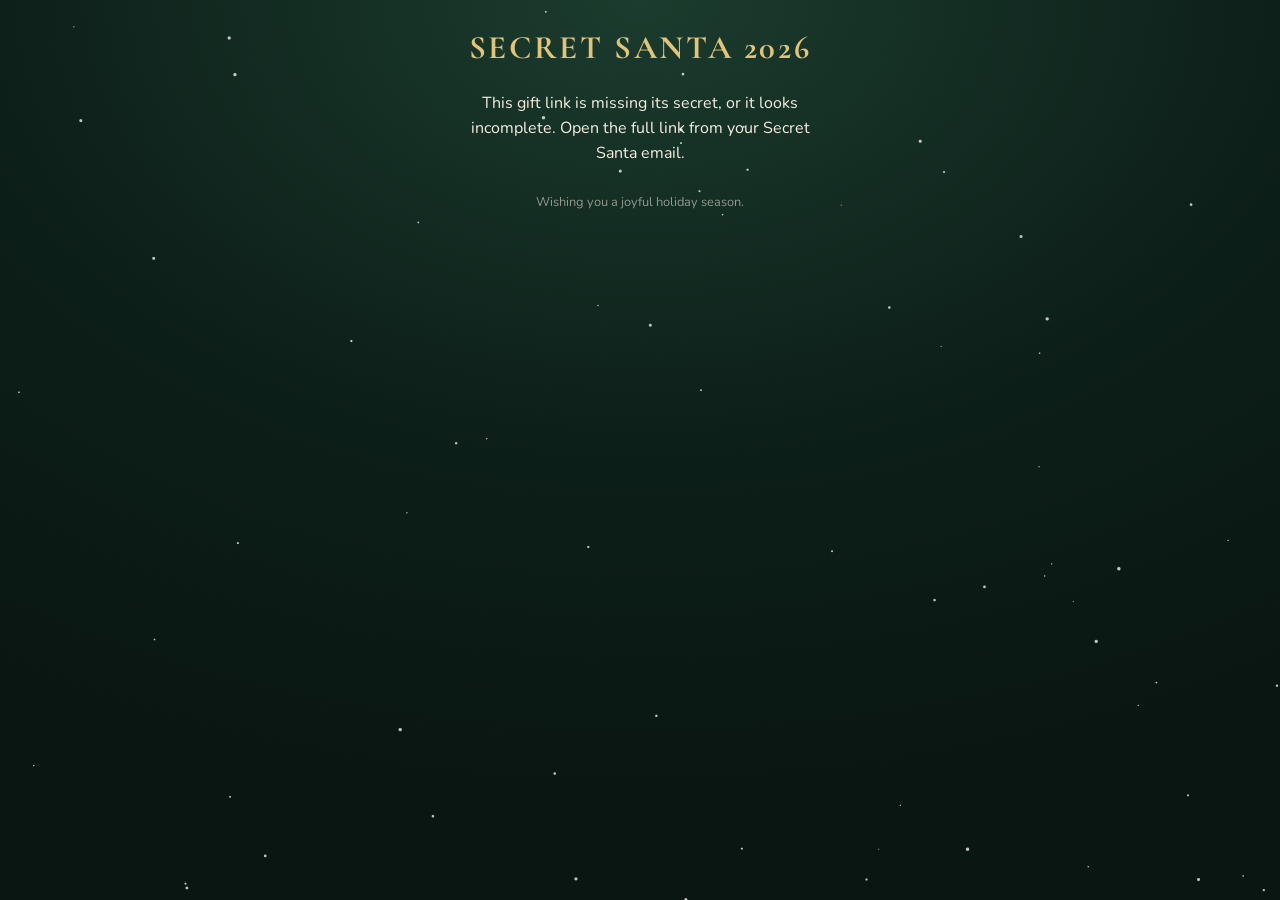
<file: open/index.html>
<!DOCTYPE html>
<html lang="en">
<head>
  <meta charset="utf-8">
  <meta name="viewport" content="width=device-width, initial-scale=1, viewport-fit=cover">
  <meta name="robots" content="noindex">
  <meta name="theme-color" content="#10241c">
  <title>Secret Santa 2026</title>
  <link rel="preconnect" href="https://fonts.googleapis.com">
  <link rel="preconnect" href="https://fonts.gstatic.com" crossorigin>
  <link href="https://fonts.googleapis.com/css2?family=Cormorant+Garamond:ital,wght@0,500;0,700;1,500&family=Nunito:wght@400;600;700&display=swap" rel="stylesheet">
  <style>
    :root {
      --bg0: #0d1f19;
      --bg1: #163226;
      --gold: #e2c479;
      --gold-dim: #c9a54e;
      --cream: #f6efe0;
      --red: #b42732;
      --red-dark: #7e1820;
      --ink: #f7f1e4;
      --muted: #d7cdb6;
    }
    * { box-sizing: border-box; -webkit-tap-highlight-color: transparent; }
    html, body { margin: 0; padding: 0; min-height: 100%; }
    body {
      font-family: Nunito, system-ui, sans-serif;
      background: radial-gradient(1200px 800px at 50% 0%, #1b3c2e 0%, var(--bg0) 55%, #0a1612 100%);
      color: var(--ink);
      overflow-x: hidden;
    }
    .snow, .confetti {
      position: fixed; inset: 0; pointer-events: none; z-index: 5;
    }
    .wrap {
      width: min(560px, 100%);
      margin: 0 auto;
      padding: calc(28px + env(safe-area-inset-top)) 20px 48px;
      position: relative;
      z-index: 2;
      text-align: center;
    }
    header h1 {
      font-family: "Cormorant Garamond", Georgia, serif;
      font-weight: 700;
      letter-spacing: 0.08em;
      font-size: clamp(1.35rem, 5.4vw, 2.05rem);
      margin: 0 0 6px;
      padding: 0;
      color: var(--gold);
      text-transform: uppercase;
    }
    .hello {
      font-family: "Cormorant Garamond", Georgia, serif;
      font-size: clamp(2rem, 9vw, 3.1rem);
      font-style: italic;
      margin: 0 0 8px;
    }
    .hint {
      color: var(--muted);
      font-size: 1rem;
      margin: 0 auto 22px;
      max-width: 22em;
      line-height: 1.5;
    }
    .stage {
      position: relative;
      margin: 0 auto 8px;
      perspective: 900px;
      touch-action: none;
      user-select: none;
    }
    .gift {
      position: relative;
      width: min(64vw, 250px);
      height: min(46vw, 180px);
      margin: 28px auto 18px;
      transform-style: preserve-3d;
      transition: transform 0.8s cubic-bezier(.2,.8,.2,1);
    }
    .gift.opened { transform: scale(0.96) translateY(6px); margin-bottom: 28px; }
    .box, .lid {
      position: absolute; left: 0; right: 0;
    }
    .box {
      bottom: 0; height: 72%;
      background: linear-gradient(180deg, #c4333d 0%, var(--red) 40%, var(--red-dark) 100%);
      border-radius: 6px 6px 10px 10px;
      box-shadow: 0 18px 30px rgba(0,0,0,.35), inset 0 0 0 2px rgba(255,255,255,.06);
    }
    .box::before, .lid::before {
      content: "";
      position: absolute; left: 50%; top: 0; bottom: 0;
      width: 18%;
      transform: translateX(-50%);
      background: linear-gradient(90deg, #b8913c, var(--gold), #f3e2a6 45%, var(--gold), #b8913c);
    }
    .box::after {
      content: "";
      position: absolute; left: 0; right: 0; top: 42%;
      height: 18%;
      background: linear-gradient(180deg, #b8913c, var(--gold), #f3e2a6 45%, var(--gold), #b8913c);
    }
    .lid {
      top: 0; height: 32%;
      background: linear-gradient(180deg, #d34850, #b32732);
      border-radius: 8px 8px 3px 3px;
      transform-origin: top center;
      z-index: 3;
      box-shadow: 0 6px 0 #6a1218;
      transition: transform 1s cubic-bezier(.2,.7,.2,1);
    }
    .lid::after {
      content: "";
      position: absolute; left: 0; right: 0; top: 55%;
      height: 22%;
      background: linear-gradient(180deg, #b8913c, var(--gold), #f3e2a6 45%, var(--gold), #b8913c);
    }
    .gift.opened .lid {
      transform: translateY(-118%) rotateX(-16deg) scale(.96);
      box-shadow: 0 10px 24px rgba(0,0,0,.25);
    }
    .bow {
      position: absolute; left: 50%; top: -18%;
      width: 86px; height: 54px;
      transform: translateX(-50%);
      z-index: 4;
    }
    .bow .loop {
      position: absolute; top: 8px; width: 42px; height: 32px;
      background: radial-gradient(circle at 40% 40%, #f3e2a6, var(--gold) 55%, #9a7428);
      border-radius: 50%;
    }
    .bow .loop.l { left: 0; }
    .bow .loop.r { right: 0; }
    .bow .knot {
      position: absolute; left: 50%; top: 12px;
      width: 22px; height: 22px;
      margin-left: -11px;
      border-radius: 50%;
      background: radial-gradient(circle at 35% 30%, #fff3c4, var(--gold) 50%, #8d691f);
      z-index: 2;
    }
    .glow {
      position: absolute; left: 10%; right: 10%; top: 28%; height: 50%;
      background: radial-gradient(circle, rgba(255,220,130,.85), rgba(255,200,80,0) 70%);
      opacity: 0; filter: blur(6px);
      transition: opacity .7s ease;
      pointer-events: none;
    }
    .gift.opened .glow { opacity: 1; }
    .paper {
      position: absolute; inset: 6% 8% 4%;
      z-index: 6;
      border-radius: 10px;
      overflow: hidden;
      cursor: pointer;
    }
    .paper canvas { width: 100%; height: 100%; display: block; touch-action: none; }
    .paper.gone { pointer-events: none; opacity: 0; visibility: hidden; transition: opacity .45s ease, visibility 0s linear .45s; }
    .paper.gone.instant { transition: none; visibility: hidden; display: none; }
    .names {
      position: relative;
      display: none;
      width: 100%;
      text-align: center;
      margin: 4px 0 18px;
      z-index: 7;
    }
    .names.show {
      display: block;
      width: 100%;
    }
    .names.show .tag { display: inline-block; margin: 6px 8px; }
    .tag {
      background: #fbf6ea;
      color: #4a1414;
      font-family: "Cormorant Garamond", Georgia, serif;
      font-weight: 700;
      font-size: clamp(1.4rem, 6vw, 1.9rem);
      padding: 12px 22px;
      border-radius: 8px;
      min-width: 8rem;
      box-shadow: 0 8px 20px rgba(0,0,0,.35);
      border: 1px solid #e3d5a8;
      transform: rotate(var(--r, -3deg));
    }
    .tag:last-child { --r: 3deg; }
    .details {
      max-width: 28em;
      margin: 16px auto 0;
      text-align: left;
      background: rgba(20, 40, 32, 0.92);
      border: 1px solid rgba(226,196,121,.4);
      border-radius: 16px;
      padding: 18px 18px 10px;
      opacity: 0;
      transform: translateY(12px);
      transition: all .6s ease .25s;
      line-height: 1.55;
      color: var(--cream);
      font-size: 0.98rem;
    }
    .details.show { opacity: 1; transform: none; }
    .details.show.instant { transition: none; }
    .details p { margin: 0 0 12px; }
    .details strong, .details b { color: var(--gold); }
    .details p.event { font-size: 1.08rem; margin-bottom: 8px; }
    .details p.event + p.event { margin-top: -2px; margin-bottom: 14px; }
    .sound {
      border: 1px solid rgba(226,196,121,.4);
      background: rgba(13,31,25,.7);
      color: var(--gold);
      border-radius: 999px;
      padding: 6px 12px;
      font: 600 0.82rem Nunito, sans-serif;
      cursor: pointer;
    }
    .topbar { display: flex; justify-content: flex-end; margin-bottom: 4px; }
    .error-msg { display: none; max-width: 22em; margin: 24px auto; color: var(--cream); line-height: 1.55; }
    body.bad-link .stage, body.bad-link .details, body.bad-link .names, body.bad-link .topbar { display: none; }
    body.bad-link .error-msg { display: block; }
    body.loading-link .stage, body.loading-link .details { visibility: hidden; }
    footer {
      margin-top: 28px;
      color: rgba(247,241,228,.55);
      font-size: 0.8rem;
    }

    .riddle {
      display: none;
      max-width: 26em;
      margin: 8px auto 18px;
      text-align: left;
      background: rgba(20, 40, 32, 0.92);
      border: 1px solid rgba(226,196,121,.4);
      border-radius: 16px;
      padding: 18px 18px 16px;
      color: var(--cream);
    }
    .riddle.show { display: block; }
    .riddle h2 {
      font-family: "Cormorant Garamond", Georgia, serif;
      color: var(--gold);
      font-size: 1.25rem;
      margin: 0 0 10px;
      text-align: center;
      letter-spacing: 0.04em;
    }
    .riddle .prompt { margin: 0 0 14px; line-height: 1.5; font-size: 1.05rem; text-align: center; }
    .riddle-row { display: flex; gap: 8px; }
    .riddle input {
      flex: 1;
      min-width: 0;
      border: 1px solid rgba(226,196,121,.45);
      background: #10241c;
      color: var(--cream);
      border-radius: 8px;
      padding: 10px 12px;
      font: 600 1rem Nunito, sans-serif;
    }
    .riddle button {
      border: 0;
      border-radius: 8px;
      background: #b42732;
      color: #fff;
      font: 700 0.95rem Nunito, sans-serif;
      padding: 10px 14px;
      cursor: pointer;
    }
    .riddle button.secondary {
      display: none;
      width: 100%;
      margin-top: 10px;
      background: transparent;
      border: 1px solid rgba(226,196,121,.45);
      color: var(--gold);
    }
    .riddle button.secondary.show { display: block; }
    .riddle .status { min-height: 1.3em; margin: 10px 0 0; text-align: center; font-size: 0.95rem; }
    .riddle .hint {
      display: none;
      margin: 10px 0 0;
      padding: 8px 10px;
      border-radius: 8px;
      background: rgba(226,196,121,.12);
      color: var(--gold);
      font-size: 0.92rem;
      line-height: 1.45;
    }
    .riddle .hint.show { display: block; }
    .riddle.shake { animation: riddle-shake 0.45s ease; }
    @keyframes riddle-shake {
      0%,100% { transform: translateX(0); }
      20% { transform: translateX(-10px) rotate(-1deg); }
      40% { transform: translateX(10px) rotate(1deg); }
      60% { transform: translateX(-7px); }
      80% { transform: translateX(7px); }
    }
    .celebrate {
      position: fixed; inset: 0; z-index: 9; pointer-events: none;
      display: flex; align-items: center; justify-content: center;
      opacity: 0; transition: opacity .25s ease;
    }
    .celebrate.show { opacity: 1; }
    .celebrate span {
      font-family: "Cormorant Garamond", Georgia, serif;
      font-size: clamp(2rem, 8vw, 3.2rem);
      color: var(--gold);
      text-shadow: 0 6px 24px rgba(0,0,0,.45);
      transform: scale(.86);
      transition: transform .45s cubic-bezier(.2,.8,.2,1);
    }
    .celebrate.show span { transform: scale(1); }
    .stage.locked { opacity: 0.42; pointer-events: none; filter: grayscale(.15); }
    body.bad-link .riddle { display: none !important; }
    @media (prefers-reduced-motion: reduce) {
      .gift, .lid, .names, .details, .paper, .riddle, .celebrate { transition: none; }
      .riddle.shake { animation: none; }
    }
  </style>
</head>
<body>
  <canvas class="snow" id="snow"></canvas>
  <canvas class="confetti" id="confetti"></canvas>
  <div class="wrap">
    <div class="topbar">
      <button class="sound" id="soundBtn" type="button" aria-pressed="true">Sound: on</button>
    </div>
    <header>
      <h1>Secret Santa 2026</h1>
      <p class="hello" id="hello"></p>
      <p class="hint" id="hint">Scratch the wrapping or tap the gift to unwrap it.</p>
      <p class="error-msg" id="errorMsg"></p>
    </header>
    <div class="celebrate" id="celebrate" aria-hidden="true"><span id="celebrateMsg"></span></div>
    <section class="riddle" id="riddle">
      <h2>A little Christmas riddle</h2>
      <p class="prompt" id="riddlePrompt"></p>
      <form id="riddleForm" action="#" autocomplete="off">
        <div class="riddle-row">
          <input id="riddleAnswer" type="text" enterkeyhint="done" autocapitalize="off" spellcheck="false" aria-label="Your answer">
          <button type="submit" id="riddleSubmit">Guess</button>
        </div>
      </form>
      <p class="status" id="riddleStatus"></p>
      <p class="hint" id="riddleHint"></p>
      <button type="button" class="secondary" id="riddleGiveUp">Give up &amp; open anyway</button>
    </section>
    <div class="stage" id="stage">
      <div class="gift" id="gift">
        <div class="glow"></div>
        <div class="lid">
          <div class="bow"><span class="loop l"></span><span class="loop r"></span><span class="knot"></span></div>
        </div>
        <div class="box"></div>
        <div class="paper" id="paper"><canvas id="wrap"></canvas></div>
      </div>
    </div>
    <div class="names" id="names" aria-live="polite">
      <div class="tag" id="tag1"></div>
      <div class="tag" id="tag2"></div>
    </div>
    <section class="details" id="details">
      <p class="event"><strong>When:</strong> Christmas Eve, Thursday, December 24 — afternoon into the evening</p>
      <p class="event"><strong>Where:</strong> Nana's house</p>
      <p>Please keep this a secret and do not forward or share this page.</p>
      <p>The price target for your gift(s) is <strong>$50</strong> per gift.</p>
      <p>Also, separate from Secret Santa, there will be a White Elephant exchange for those who want to participate. If you would like to do the White Elephant as well, bring an extra gift around $20 for that.</p>
      <p>Also, get your most outrageous holiday attire ready, because we'll be having an <b>Xmas Sweater Contest</b>! This year's Xmas Sweater awards: Ugliest, Funniest, Most Festive, Most Creative (DIY), and Best Matching Couple!</p>
      <p>We'll also have our tamal assembly line, cortadillos, and plenty of games, so come hungry and ready to play!</p>
      <p>Please bring your favorite appetizer, dessert, or holiday drink to share!</p>
      <p>Have a wonderful time and a very Merry Christmas!</p>
    </section>
    <footer>Wishing you a joyful holiday season.</footer>
  </div>
  <script>
  (function () {
    const KEY = new TextEncoder().encode("quiet-harbor-journal-2026");
    function b64urlToBytes(s) {
      s = (s || "").replace(/^#/, "").replace(/-/g, "+").replace(/_/g, "/");
      if (!s) return null;
      while (s.length % 4) s += "=";
      try { return Uint8Array.from(atob(s), c => c.charCodeAt(0)); }
      catch (e) { return null; }
    }
    function decodePayload(hash) {
      const enc = b64urlToBytes(hash);
      if (!enc || !enc.length) return null;
      const out = new Uint8Array(enc.length);
      for (let i = 0; i < enc.length; i++) out[i] = enc[i] ^ KEY[i % KEY.length] ^ ((i * 13 + 7) & 255);
      try {
        const obj = JSON.parse(new TextDecoder().decode(out));
        if (!obj || typeof obj.r !== "string" || !Array.isArray(obj.a)) return null;
        const assignees = obj.a.map(function (x) { return String(x); }).filter(Boolean);
        const recipient = obj.r.trim();
        if (!recipient || assignees.length < 1) return null;
        return { recipient: recipient, assignees: assignees };
      } catch (e) { return null; }
    }
    let giftData = null;

    const RIDDLES = [
      { q: "Santa's mother had three children: Fred, Annette, and... who?", answers: ["santa","santa claus"], hint: "Read the question again carefully." },
      { q: "On Christmas Eve you walk into a dark room with a match, an oil lamp, a candle, and a fireplace. What do you light first?", answers: ["match","the match"], hint: "What do you need to light anything?" },
      { q: "In what year did Christmas Day and New Year's Day fall in the same year?", answers: ["every year","each year","all years","always","every","all of them","any year"], hint: "Think about which New Year's Day." },
      { q: "If the end of the year is December 31st, what is the end of Christmas?", answers: ["s","the letter s","letter s"], hint: "Think spelling, not calendars." },
      { q: "When Santa leaves the North Pole, which direction does he travel?", answers: ["south"], hint: "Where can you go from the very top of the world?" },
      { q: "What can you catch easily in winter but never throw?", answers: ["cold","a cold","the flu","flu","a flu","the cold"], hint: "You might need tissues." },
      { q: "I travel all around the world like Santa but never leave my corner. What am I?", answers: ["stamp","a stamp","postage stamp","a postage stamp"], hint: "Look at a Christmas card envelope." },
      { q: "How many of Santa's reindeer have names that start with D?", answers: ["3","three"], hint: "Dash away, dash away..." },
      { q: "What did Adam say on the day before Christmas?", answers: ["christmas eve","it's christmas eve","its christmas eve"], hint: "Adam's wife might be involved...", need: { word: ["eve"] } },
      { q: "What can you keep after giving it to someone?", answers: ["your word","word","a promise","promise"], hint: "You make it, and you should keep it." }
    ];
    function norm(s) {
      return String(s || "").toLowerCase().normalize("NFKD").replace(/[\u0300-\u036f]/g, "").replace(/&/g, " and ").replace(/[^a-z0-9 ]+/g, " ").replace(/\s+/g, " ").trim();
    }
    function answersMatch(input, riddle) {
      const a = norm(input);
      if (!a) return false;
      const accepted = riddle.answers || [];
      if (accepted.some(function (ans) {
        const b = norm(ans);
        if (!b) return false;
        if (a === b) return true;
        // Input may be a longer phrase that includes the accepted answer.
        // Do not match short fragments inside longer accepted answers
        // (e.g. "santa" should not match "santa rolling").
        if (b.length >= 3 && a.indexOf(b) !== -1) return true;
        return false;
      })) return true;
      if (riddle.need) {
        const tokens = a.split(" ").filter(Boolean);
        const hasWord = (riddle.need.word || []).some(function (w) { return tokens.indexOf(norm(w)) !== -1; });
        if ((riddle.need.word || []).length && hasWord) return true;
        const hasAll = (riddle.need.all || []).every(function (w) { return a.indexOf(norm(w)) !== -1; });
        const anyList = riddle.need.any || [];
        const hasAny = anyList.length === 0 || anyList.some(function (w) { return a.indexOf(norm(w)) !== -1; });
        if ((riddle.need.all || []).length && hasAll && hasAny) return true;
      }
      return false;
    }
    function pickRiddle() {
      let n = 0;
      const h = location.hash || "";
      for (let i = 0; i < h.length; i++) n = (n * 33 + h.charCodeAt(i)) >>> 0;
      return RIDDLES[n % RIDDLES.length];
    }

    const riddleEl = document.getElementById("riddle");
    const riddleForm = document.getElementById("riddleForm");
    const riddleInput = document.getElementById("riddleAnswer");
    const riddleStatus = document.getElementById("riddleStatus");
    const riddleHint = document.getElementById("riddleHint");
    const riddleGiveUp = document.getElementById("riddleGiveUp");
    const stage = document.getElementById("stage");
    let currentRiddle = null, wrongs = 0, unlocked = false;

    function lockGift() {
      unlocked = false;
      stage.classList.add("locked");
      riddleEl.classList.add("show");
    }
    function unlockGift(message) {
      unlocked = true;
      riddleEl.classList.remove("show");
      stage.classList.remove("locked");
      const celeb = document.getElementById("celebrate");
      const msg = document.getElementById("celebrateMsg");
      msg.textContent = message;
      celeb.classList.add("show");
      burst();
      setTimeout(function () { celeb.classList.remove("show"); }, 1400);
      document.getElementById("hint").textContent = "Scratch the wrapping or tap the gift to unwrap it.";
    }
    function startRiddle() {
      currentRiddle = pickRiddle();
      wrongs = 0;
      document.getElementById("riddlePrompt").textContent = currentRiddle.q;
      riddleHint.textContent = "Hint: " + currentRiddle.hint;
      riddleHint.classList.remove("show");
      riddleGiveUp.classList.remove("show");
      riddleStatus.textContent = "";
      riddleInput.value = "";
      document.getElementById("hint").textContent = "Solve the riddle to unwrap your gift.";
      lockGift();
      setTimeout(function () { riddleInput.focus(); }, 200);
    }
    riddleForm.addEventListener("submit", function (ev) {
      ev.preventDefault();
      unlockAudio();
      if (unlocked || !currentRiddle) return;
      if (answersMatch(riddleInput.value, currentRiddle)) {
        chime();
        unlockGift("You got it!");
        return;
      }
      bonk();
      wrongs += 1;
      riddleEl.classList.remove("shake");
      void riddleEl.offsetWidth;
      riddleEl.classList.add("shake");
      if (wrongs === 1) riddleStatus.textContent = "Not quite — try again!";
      else if (wrongs === 2) riddleStatus.textContent = "Still not it. Here's a hint.";
      else riddleStatus.textContent = "No worries — you can keep guessing, or give up and open anyway.";
      if (wrongs >= 2) riddleHint.classList.add("show");
      if (wrongs >= 3) riddleGiveUp.classList.add("show");
    });
    riddleGiveUp.addEventListener("click", function () {
      unlockAudio();
      if (unlocked) return;
      unlockGift("On to the gift!");
    });
    riddleInput.addEventListener("pointerdown", unlockAudio);
    riddleInput.addEventListener("keydown", unlockAudio);


    const paper = document.getElementById("paper");
    const canvas = document.getElementById("wrap");
    const gift = document.getElementById("gift");
        const hint = document.getElementById("hint");
    const details = document.getElementById("details");
    const soundBtn = document.getElementById("soundBtn");
    let opened = false, soundOn = true, audioCtx = null, taps = 0;

    function sizeCanvas() {
      const r = paper.getBoundingClientRect();
      const dpr = Math.min(window.devicePixelRatio || 1, 2);
      canvas.width = Math.max(1, r.width * dpr);
      canvas.height = Math.max(1, r.height * dpr);
      const ctx = canvas.getContext("2d");
      const w = canvas.width, h = canvas.height;
      const g = ctx.createLinearGradient(0, 0, w, h);
      g.addColorStop(0, "#1e5a3c");
      g.addColorStop(1, "#134830");
      ctx.fillStyle = g;
      ctx.fillRect(0, 0, w, h);
      ctx.strokeStyle = "rgba(226,196,121,0.55)";
      ctx.lineWidth = Math.max(2, w/80);
      const step = Math.max(18, w/12);
      for (let x = -h; x < w + h; x += step) {
        ctx.beginPath(); ctx.moveTo(x, 0); ctx.lineTo(x + h, h); ctx.stroke();
        ctx.beginPath(); ctx.moveTo(x, h); ctx.lineTo(x + h, 0); ctx.stroke();
      }
      for (let i = 0; i < 18; i++) {
        ctx.fillStyle = "rgba(226,196,121,0.7)";
        const sx = (i * 97 + 30) % w, sy = (i * 53 + 20) % h, r0 = 3 * dpr;
        ctx.beginPath(); ctx.arc(sx, sy, r0, 0, Math.PI*2); ctx.fill();
      }
    }
    sizeCanvas();
    window.addEventListener("resize", () => { if (!opened) sizeCanvas(); });

    function scratchedRatio() {
      const ctx = canvas.getContext("2d");
      const { data } = ctx.getImageData(0, 0, canvas.width, canvas.height);
      let clear = 0;
      for (let i = 3; i < data.length; i += 16) if (data[i] < 20) clear++;
      return clear / (data.length / 16);
    }
    function scratch(x, y) {
      const rect = canvas.getBoundingClientRect();
      const dpr = canvas.width / rect.width;
      const ctx = canvas.getContext("2d");
      ctx.globalCompositeOperation = "destination-out";
      ctx.beginPath();
      ctx.arc((x - rect.left) * dpr, (y - rect.top) * dpr, Math.max(22, canvas.width/14), 0, Math.PI*2);
      ctx.fill();
    }
    let drawing = false;
    paper.addEventListener("pointerdown", ev => {
      ev.preventDefault();
      unlockAudio();
      paper.setPointerCapture(ev.pointerId);
      drawing = true; taps++; scratch(ev.clientX, ev.clientY);
      if (taps >= 2 || scratchedRatio() > 0.28) openGift();
    });
    paper.addEventListener("pointermove", ev => {
      if (!drawing) return;
      scratch(ev.clientX, ev.clientY);
      if (scratchedRatio() > 0.28) openGift();
    });
    ["pointerup","pointercancel","pointerleave"].forEach(n => paper.addEventListener(n, () => drawing = false));

    function openGift(instant) {
      if (opened) return;
      if (!unlocked && !instant) return;
      opened = true;
      paper.classList.add("gone");
      if (instant) paper.classList.add("instant");
      gift.classList.add("opened");
      stage.classList.add("opened");
      if (!giftData) return;
      const assignees = giftData.assignees;
      const tag1 = document.getElementById("tag1");
      const tag2 = document.getElementById("tag2");
      tag1.textContent = assignees[0] || "";
      if (assignees.length > 1) { tag2.textContent = assignees[1]; tag2.style.display = ""; }
      else { tag2.textContent = ""; tag2.style.display = "none"; }
      document.getElementById("names").classList.add("show");
      hint.textContent = "Your Secret Santa assignments are:";
      details.classList.add("show");
      if (instant) details.classList.add("instant");
      burst();
      if (soundOn) jingle();
    }

    function snow() {
      const c = document.getElementById("snow");
      const ctx = c.getContext("2d");
      let flakes = [];
      function resize() {
        c.width = innerWidth * 2; c.height = innerHeight * 2;
        c.style.width = innerWidth + "px"; c.style.height = innerHeight + "px";
        flakes = Array.from({length: 70}, () => ({
          x: Math.random() * c.width,
          y: Math.random() * c.height,
          r: 1 + Math.random() * 2.4,
          s: 0.4 + Math.random() * 1.1,
          w: Math.random() * Math.PI
        }));
      }
      resize(); addEventListener("resize", resize);
      (function tick() {
        ctx.clearRect(0,0,c.width,c.height);
        ctx.fillStyle = "rgba(255,255,255,0.75)";
        for (const f of flakes) {
          f.y += f.s * 2; f.x += Math.sin(f.w += 0.01) * 0.6;
          if (f.y > c.height) { f.y = -5; f.x = Math.random() * c.width; }
          ctx.beginPath(); ctx.arc(f.x, f.y, f.r, 0, Math.PI*2); ctx.fill();
        }
        requestAnimationFrame(tick);
      })();
    }
    snow();

    let bits = [];
    function burst() {
      const c = document.getElementById("confetti");
      const ctx = c.getContext("2d");
      c.width = innerWidth * 2; c.height = innerHeight * 2;
      c.style.width = innerWidth + "px"; c.style.height = innerHeight + "px";
      const colors = ["#e2c479","#b42732","#f6efe0","#2e6b4a","#f1d48a"];
      const cx = c.width/2, cy = c.height * 0.38;
      bits = Array.from({length: 120}, (_, i) => ({
        x: cx, y: cy,
        vx: (Math.random()-0.5) * 22,
        vy: -8 - Math.random()*16,
        r: 4 + Math.random()*6,
        rot: Math.random()*Math.PI,
        vr: (Math.random()-0.5)*0.3,
        color: colors[i % colors.length],
        life: 1
      }));
      (function tick() {
        ctx.clearRect(0,0,c.width,c.height);
        bits.forEach(p => {
          p.vy += 0.35; p.x += p.vx; p.y += p.vy; p.rot += p.vr; p.life -= 0.006;
          ctx.save(); ctx.translate(p.x,p.y); ctx.rotate(p.rot);
          ctx.fillStyle = p.color;
          ctx.fillRect(-p.r/2, -p.r/4, p.r, p.r*0.6);
          ctx.restore();
        });
        bits = bits.filter(p => p.life > 0 && p.y < c.height + 20);
        if (bits.length) requestAnimationFrame(tick);
      })();
    }

    function ensureAudio() {
      const AC = window.AudioContext || window.webkitAudioContext;
      if (!AC) return null;
      if (!audioCtx) audioCtx = new AC();
      if (audioCtx.state === "suspended") audioCtx.resume();
      return audioCtx;
    }
    function unlockAudio() {
      const ctx = ensureAudio();
      if (!ctx) return null;
      // A tiny silent buffer helps unlock audio on iOS after the first gesture.
      try {
        const buf = ctx.createBuffer(1, 1, 22050);
        const src = ctx.createBufferSource();
        src.buffer = buf;
        src.connect(ctx.destination);
        src.start(0);
      } catch (e) {}
      return ctx;
    }
    function tone(ctx, freq, start, dur, type, peak) {
      const o = ctx.createOscillator();
      const g = ctx.createGain();
      o.type = type || "sine";
      if (Array.isArray(freq)) {
        o.frequency.setValueAtTime(freq[0], start);
        o.frequency.exponentialRampToValueAtTime(Math.max(1, freq[1]), start + dur);
      } else {
        o.frequency.value = freq;
      }
      g.gain.setValueAtTime(0, start);
      g.gain.linearRampToValueAtTime(peak || 0.07, start + 0.015);
      g.gain.exponentialRampToValueAtTime(0.0001, start + dur);
      o.connect(g).connect(ctx.destination);
      o.start(start);
      o.stop(start + dur + 0.05);
    }
    function chime() {
      if (!soundOn) return;
      const ctx = unlockAudio();
      if (!ctx) return;
      const now = ctx.currentTime + 0.02;
      // Soft rising bell
      tone(ctx, 783.99, now, 0.35, "sine", 0.06);
      tone(ctx, 1046.5, now + 0.11, 0.45, "sine", 0.07);
      tone(ctx, 1318.51, now + 0.22, 0.7, "triangle", 0.05);
    }
    function bonk() {
      if (!soundOn) return;
      const ctx = unlockAudio();
      if (!ctx) return;
      const now = ctx.currentTime + 0.01;
      // Gentle low "bonk"
      tone(ctx, [240, 110], now, 0.2, "sine", 0.07);
    }
    function jingle() {
      if (!soundOn) return;
      const ctx = unlockAudio();
      if (!ctx) return;
      const now = ctx.currentTime + 0.05;
      const notes = [
        [523.25,0,0.22],[659.25,0.22,0.22],[783.99,0.44,0.22],[1046.5,0.66,0.4],
        [783.99,1.1,0.2],[987.77,1.3,0.2],[1174.66,1.5,0.55],
        [1046.5,2.15,0.22],[783.99,2.37,0.22],[659.25,2.59,0.22],[523.25,2.81,0.6]
      ];
      notes.forEach(([f,s,d]) => {
        tone(ctx, f, now+s, d, "triangle", 0.07);
      });
    }
    function syncSoundBtn() {
      soundBtn.textContent = soundOn ? "Sound: on" : "Sound: off";
      soundBtn.setAttribute("aria-pressed", soundOn ? "true" : "false");
    }
    soundBtn.addEventListener("click", () => {
      soundOn = !soundOn;
      syncSoundBtn();
      if (soundOn) {
        unlockAudio();
        if (opened) jingle();
      }
    });
    ["pointerdown","keydown","touchstart"].forEach(function (n) {
      document.addEventListener(n, unlockAudio, { capture: true, passive: true });
    });

    function showBadLink(msg) {
      document.body.classList.add("bad-link");
      document.getElementById("errorMsg").textContent = msg;
      document.getElementById("hello").textContent = "";
      document.getElementById("hint").textContent = "";
    }
    function boot() {
      const parsed = decodePayload(location.hash);
      if (!parsed) {
        showBadLink("This gift link is missing its secret, or it looks incomplete. Open the full link from your Secret Santa email.");
        return;
      }
      giftData = parsed;
      document.getElementById("hello").textContent = "Hi " + parsed.recipient + "!";
      var params = new URLSearchParams(location.search);
      if (params.get("unwrap") === "1") {
        unlocked = true;
        stage.classList.remove("locked");
        riddleEl.classList.remove("show");
        openGift(true);
      } else {
        startRiddle();
      }
    }
    boot();
    window.addEventListener("hashchange", function () {
      opened = false;
      document.body.classList.remove("bad-link");
      document.getElementById("gift").classList.remove("opened");
      document.getElementById("stage").classList.remove("opened");
      document.getElementById("names").classList.remove("show");
      document.getElementById("details").classList.remove("show", "instant");
      document.getElementById("paper").classList.remove("gone", "instant");
      document.getElementById("hint").textContent = "Scratch the wrapping or tap the gift to unwrap it.";
      unlocked = false; wrongs = 0; currentRiddle = null;
      riddleEl.classList.remove("show", "shake");
      if (!opened) sizeCanvas();
      boot();
    });
  })();
  </script>
</body>
</html>
</file>
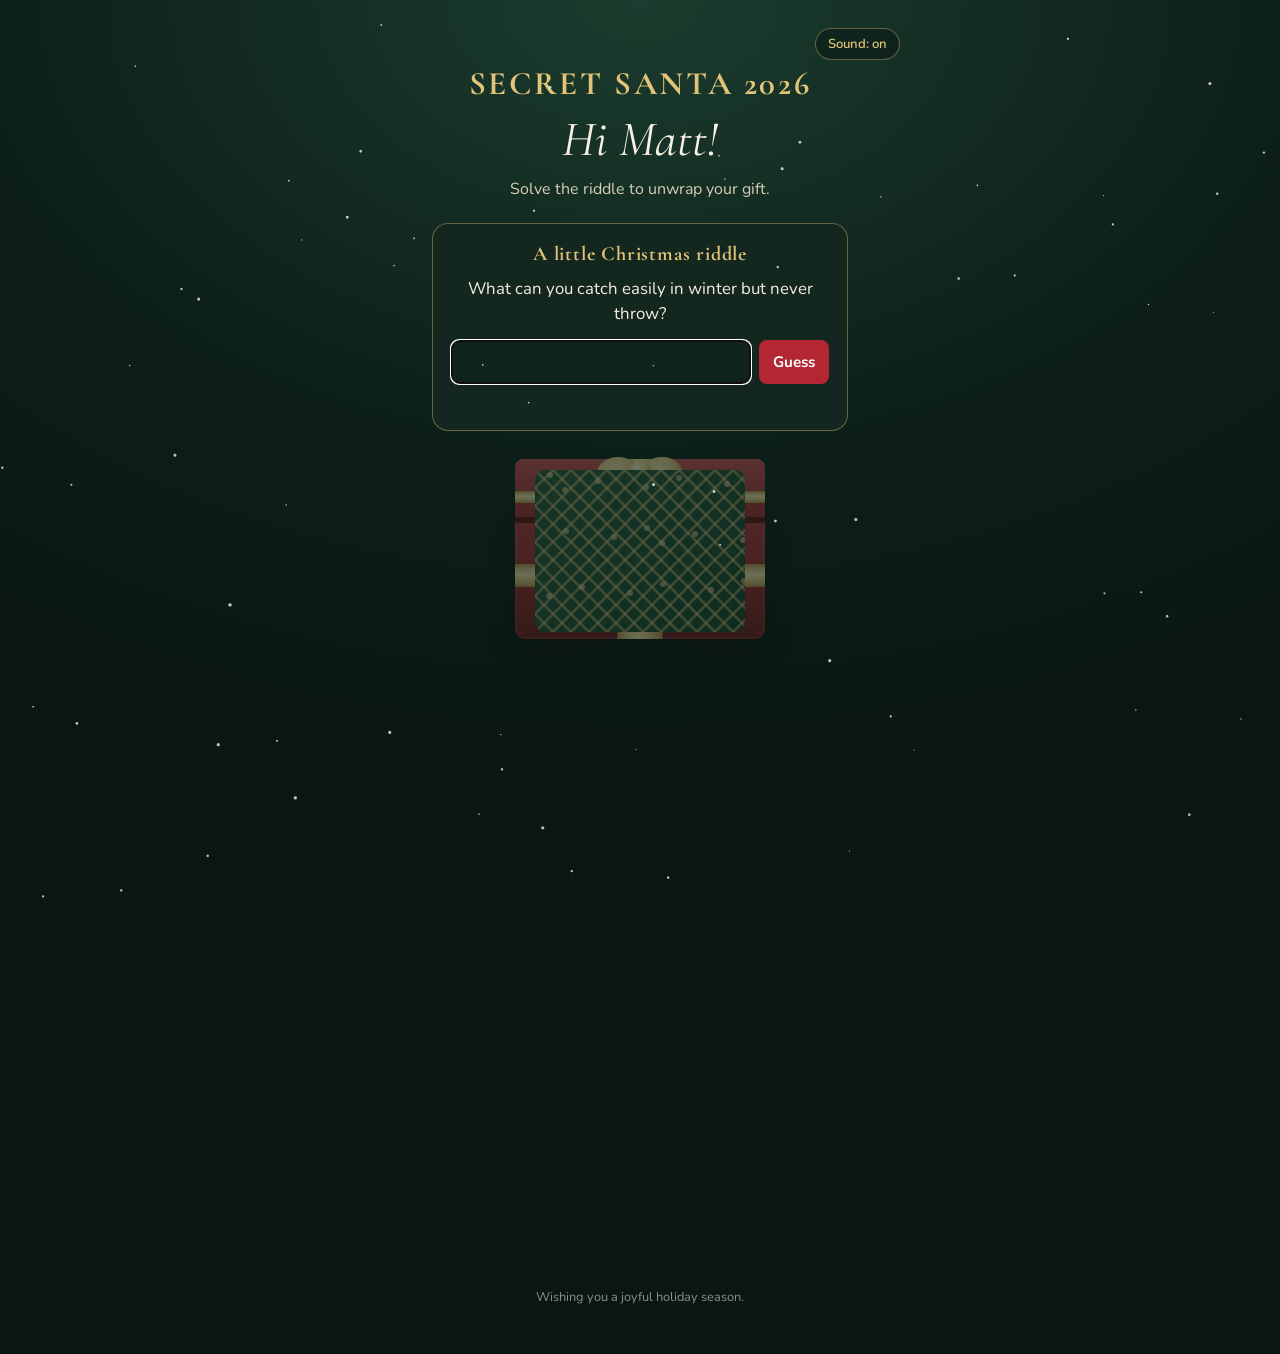
<file: preview/index.html>
<!DOCTYPE html>
<html lang="en">
<head>
  <meta charset="utf-8">
  <meta name="viewport" content="width=device-width, initial-scale=1">
  <meta name="robots" content="noindex">
  <title>Secret Santa 2026</title>
  <script>
    location.replace("../open/#" + 'DUM6aXVHcGJpasTIrLvwhf6owudCRXlwYR8ALVCGz4Gyv4H81A');
  </script>
</head>
<body style="background:#0d1f19;color:#e2c479;font-family:Georgia,serif;text-align:center;padding:20vh 20px">
  <p>Opening your preview&hellip;</p>
  <p><a href="../open/#DUM6aXVHcGJpasTIrLvwhf6owudCRXlwYR8ALVCGz4Gyv4H81A" style="color:#e2c479">Continue</a></p>
</body>
</html>
</file>
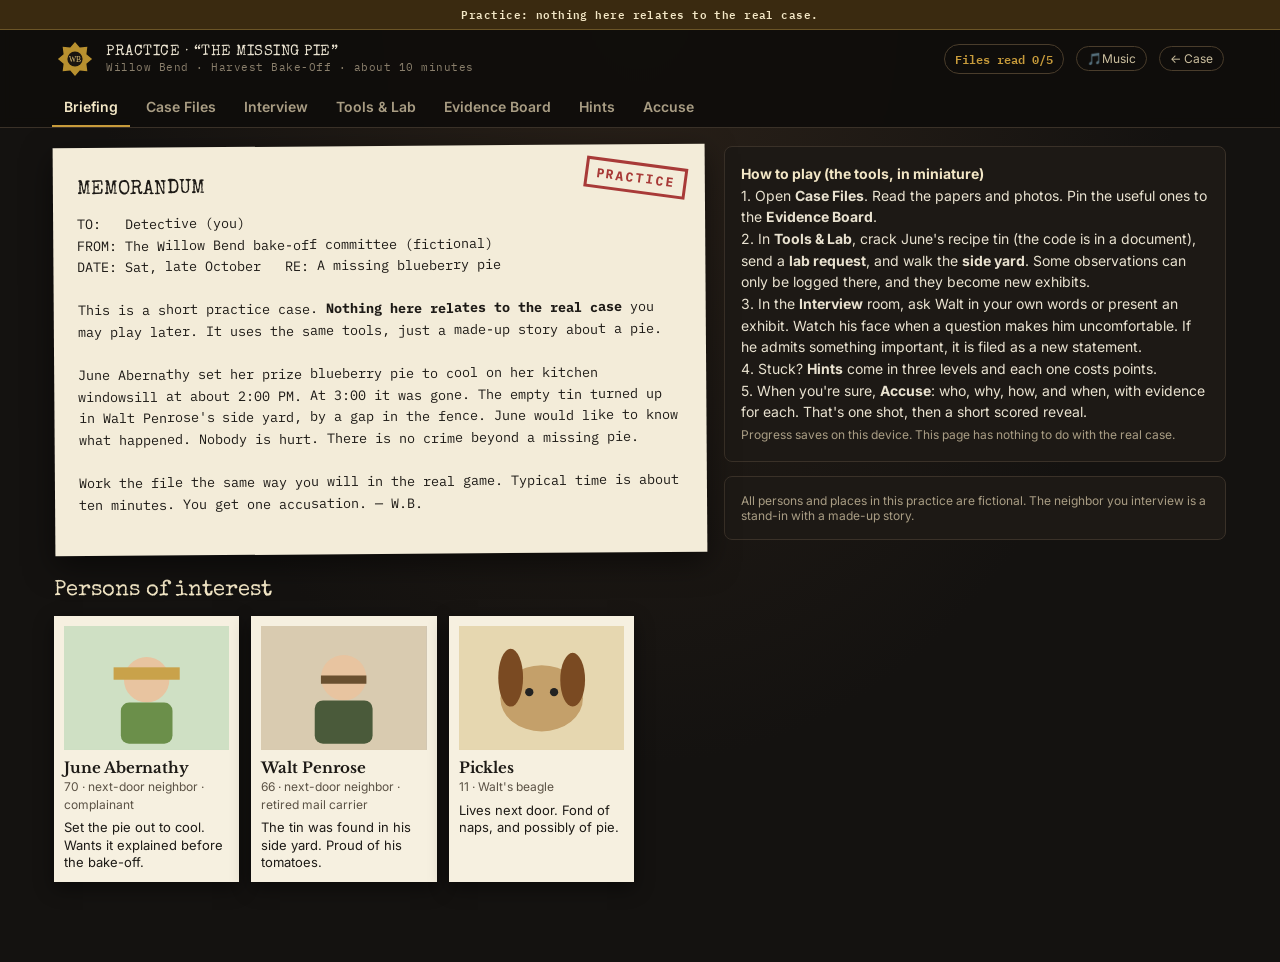
<file: case/practice/index.html>
<!doctype html>
<html lang="en">
<head>
<meta charset="utf-8">
<meta name="viewport" content="width=device-width,initial-scale=1,viewport-fit=cover">
<meta name="robots" content="noindex,nofollow">
<title>Practice · The Case of the Missing Pie</title>
<link rel="preconnect" href="https://fonts.googleapis.com"><link rel="preconnect" href="https://fonts.gstatic.com" crossorigin>
<link href="https://fonts.googleapis.com/css2?family=Special+Elite&family=IBM+Plex+Mono:wght@400;600&family=Inter:wght@400;600;800&family=Caveat:wght@500&family=Libre+Baskerville:wght@400;700&display=swap" rel="stylesheet">
<link rel="stylesheet" href="practice.css">
</head>
<body>
<header class="top">
 <div class="prac-banner">Practice: nothing here relates to the real case.</div>
 <div class="bar">
  <svg class="seal" viewBox="0 0 40 40"><path d="M20 2l5 6 8-1-1 8 6 5-6 5 1 8-8-1-5 6-5-6-8 1 1-8-6-5 6-5-1-8 8 1z" fill="#b8902f"/><circle cx="20" cy="20" r="8" fill="#1a1510"/><text x="20" y="23.5" font-size="8" text-anchor="middle" fill="#e2c479" font-family="Georgia">WB</text></svg>
  <div class="ttl">PRACTICE · “THE MISSING PIE”<small>Willow Bend · Harvest Bake-Off · about 10 minutes</small></div>
  <span class="score-pill" id="pill">Files read 0/5</span>
  <button class="sound" id="bgmbtn" type="button" aria-pressed="true" aria-label="Music">🎵<span class="sl"> Music</span></button>
  <a class="sound" href="../">← Case</a>
 </div>
 <nav class="tabs" id="tabs">
  <button data-v="brief" class="on">Briefing</button><button data-v="files">Case Files</button><button data-v="interview">Interview</button><button data-v="tools">Tools &amp; Lab</button><button data-v="board">Evidence Board</button><button data-v="hints">Hints</button><button data-v="accuse">Accuse</button>
 </nav>
</header>
<main>
<section class="view on" id="v-brief">
 <div class="brief">
  <div class="memo">
   <div class="stamp">PRACTICE</div>
   <h3>MEMORANDUM</h3>
   TO: &nbsp;&nbsp;Detective (you)<br>
   FROM: The Willow Bend bake-off committee (fictional)<br>
   DATE: Sat, late October &nbsp; RE: A missing blueberry pie<br><br>
   This is a short practice case. <b>Nothing here relates to the real case</b> you may play later. It uses the same tools, just a made-up story about a pie.<br><br>
   June Abernathy set her prize blueberry pie to cool on her kitchen windowsill at about 2:00 PM. At 3:00 it was gone. The empty tin turned up in Walt Penrose's side yard, by a gap in the fence. June would like to know what happened. Nobody is hurt. There is no crime beyond a missing pie.<br><br>
   Work the file the same way you will in the real game. Typical time is about ten minutes. You get one accusation. — W.B.
  </div>
  <div>
   <div class="panel" style="line-height:1.55;font-size:14px">
    <b style="color:#f3e7c6">How to play (the tools, in miniature)</b><br>
    1. Open <b>Case Files</b>. Read the papers and photos. Pin the useful ones to the <b>Evidence Board</b>.<br>
    2. In <b>Tools &amp; Lab</b>, crack June's recipe tin (the code is in a document), send a <b>lab request</b>, and walk the <b>side yard</b>. Some observations can only be logged there, and they become new exhibits.<br>
    3. In the <b>Interview</b> room, ask Walt in your own words or present an exhibit. Watch his face when a question makes him uncomfortable. If he admits something important, it is filed as a new statement.<br>
    4. Stuck? <b>Hints</b> come in three levels and each one costs points.<br>
    5. When you're sure, <b>Accuse</b>: who, why, how, and when, with evidence for each. That's one shot, then a short scored reveal.<br>
    <span class="small">Progress saves on this device. This page has nothing to do with the real case.</span>
   </div>
   <div class="panel small">All persons and places in this practice are fictional. The neighbor you interview is a stand-in with a made-up story.</div>
  </div>
 </div>
 <h2 class="sec" style="margin-top:26px">Persons of interest</h2>
 <div class="cards">
  <div class="suspect"><svg viewBox="0 0 160 120"><rect width="160" height="120" fill="#cfe0c4"/><circle cx="80" cy="52" r="22" fill="#e8c4a0"/><rect x="55" y="74" width="50" height="40" rx="8" fill="#6b8f4a"/><rect x="48" y="40" width="64" height="12" fill="#c9a24a"/></svg><b>June Abernathy</b><i>70 · next-door neighbor · complainant</i><div style="margin-top:6px">Set the pie out to cool. Wants it explained before the bake-off.</div></div>
  <div class="suspect"><svg viewBox="0 0 160 120"><rect width="160" height="120" fill="#d9cbb0"/><circle cx="80" cy="50" r="22" fill="#e8c4a0"/><rect x="52" y="72" width="56" height="42" rx="8" fill="#4a5a3a"/><path d="M58 48 h44 v8 h-44z" fill="#6a5030"/></svg><b>Walt Penrose</b><i>66 · next-door neighbor · retired mail carrier</i><div style="margin-top:6px">The tin was found in his side yard. Proud of his tomatoes.</div></div>
  <div class="suspect"><svg viewBox="0 0 160 120"><rect width="160" height="120" fill="#e6d7b0"/><ellipse cx="80" cy="70" rx="40" ry="32" fill="#c4a06a"/><ellipse cx="50" cy="50" rx="12" ry="28" fill="#7a4a22"/><ellipse cx="110" cy="52" rx="12" ry="26" fill="#7a4a22"/><circle cx="68" cy="64" r="4" fill="#222"/><circle cx="92" cy="64" r="4" fill="#222"/></svg><b>Pickles</b><i>11 · Walt's beagle</i><div style="margin-top:6px">Lives next door. Fond of naps, and possibly of pie.</div></div>
 </div>
</section>

<section class="view" id="v-files">
 <h2 class="sec">Case files</h2>
 <p class="lede">Tap a folder to open it, and pin the ones you'll want later. Folders you've opened are ticked. New exhibits from the locker, the lab, the side yard, and interviews will appear here too.</p>
 <div class="groups" id="groups"></div>
</section>

<section class="view" id="v-interview">
 <button type="button" id="ivback" class="ivback" aria-label="Leave the interview">← Back</button>
 <h2 class="sec">Interview room</h2>
 <p class="lede" id="ivlede">Ask Walt in plain words, or present an exhibit and watch the reaction. People may dodge or fib. A look away means something is uncomfortable, not necessarily guilty.</p>
 <div class="ivbar">
  <div class="stat" id="stat"></div>
  <button class="pill" id="vox" type="button" aria-pressed="true">🔊 <span class="lbl">Voice</span></button>
  <button class="pill" id="bgmiv" type="button" aria-pressed="true" aria-label="Music">🎵 <span class="lbl">Music</span></button>
  <button class="pill" id="ivreset" type="button">↺ <span class="lbl">Reset chat</span></button>
  <button class="pill" id="ivhelp" type="button" aria-expanded="false" aria-controls="help-pop" title="How interviews work">ⓘ</button>
 </div>
 <div class="help-pop" id="help-pop" hidden>
  <p><b>How interviews work.</b> Ask anything in your own words, or hold 🎙 and speak. Showing the right evidence, or pointing out a contradiction, works better than repeating a question. If Walt admits something important, it is auto-filed as a new statement in Case Files. Nothing on this page has anything to do with the real case.</p>
 </div>
 <div class="ivwrap">
  <div class="side">
    <div class="pv" id="pv">
      <img id="still" alt="Walt Penrose">
      <video id="v0" muted playsinline preload="auto"></video>
      <video id="v1" muted playsinline preload="auto"></video>
      <div class="nameplate"><b>Walt Penrose</b><span>Next-door neighbor · Willow Bend</span></div>
    </div>
  </div>
  <div class="col">
    <div class="chat" id="chat"><div class="aa"><i class="sd">Walt tugs at his cardigan.</i> “Practice run, is it? Fire away, Detective. I've got nothing to hide. Mostly.”</div></div>
    <div class="dock">
      <div class="pm-msg" id="pm-msg" role="status">Interviews are run by the Puzzle Master. Find the Puzzle Master to question a suspect.<button type="button" class="pm-retry">Puzzle Master: connect</button></div>
      <div id="iv-ask" hidden>
        <div class="chips" id="evchips" aria-label="Present an exhibit"></div>
        <form class="askbar" id="f">
          <input id="q" placeholder="Ask Walt a question…" autocomplete="off" aria-label="Your question">
          <button type="button" class="icon-btn mic" id="mic" title="Hold to talk, or tap to start and tap again to stop" aria-label="Hold to talk, or tap to start and tap again to stop">🎙</button>
          <button class="ask-btn" type="submit">Ask</button>
        </form>
        <div class="listen-hint" id="listen-hint" hidden aria-live="polite">Listening…</div>
      </div>
    </div>
  </div>
 </div>
</section>

<section class="view" id="v-tools">
 <h2 class="sec">Tools &amp; lab</h2>
 <div class="toolnav" id="toolnav"><button data-t="locker" class="on">🗄 Evidence locker</button><button data-t="lab">🧪 Lab request</button><button data-t="yard">🧊 Side yard</button></div>
 <div id="toolbox"></div>
</section>

<section class="view" id="v-board">
 <h2 class="sec">Evidence board</h2>
 <div class="board">
  <table class="grid" id="mmo"><thead><tr><th>Suspect</th><th>Motive</th><th>Means</th><th>Opportunity</th></tr></thead><tbody></tbody></table>
  <div class="legend">Tap to cycle: <b>·</b> unknown → <b>✓</b> has it → <b>✗</b> provably lacks it → <b>?</b> suspicious</div>
  <div class="pins" id="pins"></div>
  <div class="legend" id="pinhelp">Pin files from the file viewer (📌) and they'll appear here.</div>
 </div>
</section>

<section class="view" id="v-hints">
 <h2 class="sec">Hints</h2>
 <p class="lede">Each hint costs points off your final score. Unlock them in order. They only talk about this pie story.</p>
 <div id="hintbox"></div>
</section>

<section class="view" id="v-accuse">
 <h2 class="sec">Accuse</h2>
 <div id="accwrap"></div>
</section>
</main>

<div class="viewer" id="viewer"><div class="vtools"><button id="vprev" aria-label="Previous file">‹</button><span class="vt" id="vtitle"></span><span class="vbtns"><button id="vpin" aria-label="Pin to board">📌<span class="pl"> Pin</span></button> <button id="vnext" aria-label="Next file">›</button> <button id="vclose" aria-label="Close">✕</button></span></div><div class="vbody" id="vbody"></div></div>
<div class="toast" id="toast"></div>

<template id="d-C1" data-g="Reports" data-t="June's complaint">
<div class="doc">
<div class="hd"><div><div class="agency">WILLOW BEND COMMUNITY DESK</div>Complaint · missing bake-off pie</div><div>C1 · 22 Oct</div></div>
<div class="fld">
<div>Complainant</div><div>ABERNATHY, June · 70 · 14 Maple Lane</div>
<div>Neighbor</div><div>PENROSE, Walter · 16 Maple Lane</div>
<div>Time</div><div>Pie set out ~2:00 PM; gone at 3:00 PM</div>
</div>
<p>June states she set her prize blueberry pie on the <b>low kitchen windowsill</b> to cool, window closed, screen up. At 3:00 the pie was gone. The tin was later found in Walt's side yard, just inside a <b>gap in the fence</b>.</p>
<p>She and Walt have been neighbors twenty-two years. “He still hasn't forgiven me for the blue ribbon. I beat his tomatoes every year and I am not sorry.” She does not accuse him. She would like the tin back, and an explanation.</p>
<p class="foot">Practice document. Nothing here relates to the real case.</p>
</div>
</template>

<template id="d-T1" data-g="Photos" data-t="Photo: pie tin in Walt's side yard, by the fence gap">
<div class="photo"><svg viewBox="0 0 640 420" xmlns="http://www.w3.org/2000/svg">
<rect width="640" height="420" fill="#6a8a3a"/>
<rect x="0" y="300" width="640" height="120" fill="#4d6e2c"/>
<path d="M0 310 Q80 280 160 305 T320 300 T480 312 T640 298 L640 420 L0 420Z" fill="#3d5c24"/>
<rect x="430" y="40" width="18" height="280" fill="#6b4424"/>
<rect x="448" y="50" width="14" height="270" fill="#5a381c"/>
<rect x="462" y="45" width="16" height="275" fill="#7a5030"/>
<rect x="430" y="80" width="80" height="10" fill="#4a2e14"/>
<ellipse cx="260" cy="330" rx="70" ry="18" fill="#3a4a20"/>
<ellipse cx="260" cy="322" rx="62" ry="16" fill="#b7b0a2" stroke="#6a655c" stroke-width="3"/>
<ellipse cx="260" cy="322" rx="48" ry="11" fill="#6a4a2a"/>
<ellipse cx="255" cy="320" rx="30" ry="7" fill="#3a2060" opacity=".7"/>
<ellipse cx="400" cy="360" rx="90" ry="14" fill="#2d4a18" opacity=".35"/>
</svg><div class="cap">T1 · Looking toward the fence from Walt's side yard. June's empty pie tin is in the grass just inside a gap in the slats. Taken 3:10 PM by June Abernathy.</div></div>
</template>

<template id="d-T2" data-g="Photos" data-t="Photo: purple paw prints on Walt's porch">
<div class="photo"><svg viewBox="0 0 640 420" xmlns="http://www.w3.org/2000/svg">
<rect width="640" height="420" fill="#6b4a2c"/>
<g fill="#5a3c22">
<rect x="0" y="0" width="640" height="18"/>
<rect x="0" y="80" width="640" height="10"/>
<rect x="0" y="160" width="640" height="12"/>
<rect x="0" y="240" width="640" height="10"/>
<rect x="0" y="320" width="640" height="14"/>
<rect x="0" y="400" width="640" height="20"/>
</g>
<g fill="#5a2a70" opacity=".85">
  <g transform="translate(160 150) rotate(-12)">
    <ellipse cx="0" cy="10" rx="22" ry="16"/>
    <circle cx="-18" cy="-10" r="7"/><circle cx="-4" cy="-16" r="7"/><circle cx="10" cy="-14" r="7"/><circle cx="20" cy="-4" r="6"/>
  </g>
  <g transform="translate(240 200) rotate(8)">
    <ellipse cx="0" cy="10" rx="20" ry="15"/>
    <circle cx="-16" cy="-8" r="6"/><circle cx="-2" cy="-15" r="6"/><circle cx="11" cy="-12" r="6"/><circle cx="18" cy="-2" r="5"/>
  </g>
  <g transform="translate(330 255) rotate(-6)" opacity=".7">
    <ellipse cx="0" cy="9" rx="18" ry="13"/>
    <circle cx="-14" cy="-7" r="5"/><circle cx="-1" cy="-13" r="5"/><circle cx="10" cy="-10" r="5"/><circle cx="16" cy="-1" r="4"/>
  </g>
</g>
</svg><div class="cap">T2 · Walt's front porch boards. A trail of purple paw prints leads from the yard steps toward the door. Taken 3:12 PM by June Abernathy.</div></div>
</template>

<template id="d-T3" data-g="Photos" data-t="Photo: Pickles the beagle with a blue tongue">
<div class="photo"><svg viewBox="0 0 640 420" xmlns="http://www.w3.org/2000/svg">
<rect width="640" height="420" fill="#d8c8a0"/>
<ellipse cx="320" cy="400" rx="180" ry="40" fill="#c4b08a"/>
<ellipse cx="320" cy="250" rx="130" ry="120" fill="#c4a06a"/>
<ellipse cx="200" cy="200" rx="40" ry="90" fill="#7a4a22"/>
<ellipse cx="440" cy="210" rx="38" ry="85" fill="#7a4a22"/>
<ellipse cx="320" cy="250" rx="110" ry="100" fill="#d2b07a"/>
<ellipse cx="280" cy="230" rx="16" ry="20" fill="#2a2018"/>
<ellipse cx="360" cy="230" rx="16" ry="20" fill="#2a2018"/>
<ellipse cx="282" cy="226" rx="5" ry="6" fill="#eee"/>
<ellipse cx="362" cy="226" rx="5" ry="6" fill="#eee"/>
<ellipse cx="320" cy="270" rx="22" ry="14" fill="#3a2a20"/>
<path d="M300 300 Q320 330 340 300" fill="#5a3a9a" stroke="#3a2060" stroke-width="2"/>
<ellipse cx="320" cy="318" rx="16" ry="10" fill="#4a2a80"/>
</svg><div class="cap">T3 · Pickles, photographed on the porch a few minutes later. Her tongue is stained a deep blue-purple. June says she “just happened to get a shot.”</div></div>
</template>

<template id="d-N1" data-g="Kitchen papers" data-t="Photo: notepad on June's fridge">
<div class="photo"><svg viewBox="0 0 640 420" xmlns="http://www.w3.org/2000/svg">
<rect width="640" height="420" fill="#c5c8cc"/>
<rect x="40" y="20" width="560" height="380" fill="#9aa0a6" stroke="#7a8086" stroke-width="6"/>
<rect x="70" y="50" width="180" height="240" fill="#e8eef5" stroke="#8a9aaa"/>
<rect x="90" y="70" width="40" height="50" fill="#cde"/>
<rect x="150" y="80" width="70" height="12" fill="#f4d36a"/>
<rect x="280" y="90" width="220" height="200" fill="#fff6a3" stroke="#e0d070" stroke-width="3" transform="rotate(-6 390 190)"/>
<text x="300" y="150" font-family="Georgia" font-size="20" fill="#1d3f8f" transform="rotate(-6 390 190)">Recipe tin:</text>
<text x="305" y="190" font-family="Georgia" font-size="28" font-weight="700" fill="#1d3f8f" transform="rotate(-6 390 190)">2 - 4 - 8</text>
<text x="300" y="230" font-family="Georgia" font-size="16" fill="#1d3f8f" transform="rotate(-6 390 190)">ribbon count —</text>
<text x="302" y="256" font-family="Georgia" font-size="16" fill="#1d3f8f" transform="rotate(-6 390 190)">don't let Walt see,</text>
<text x="304" y="282" font-family="Georgia" font-size="16" fill="#1d3f8f" transform="rotate(-6 390 190)">he'll never let it go.</text>
<circle cx="390" cy="108" r="8" fill="#c23"/>
</svg><div class="cap">N1 · June's fridge, photographed when the complaint was taken. A yellow notepad is stuck under a magnet. The handwriting is June's.</div></div>
</template>

<script src="../bgm.js"></script>
<script src="practice.js"></script>
</body>
</html>
</file>
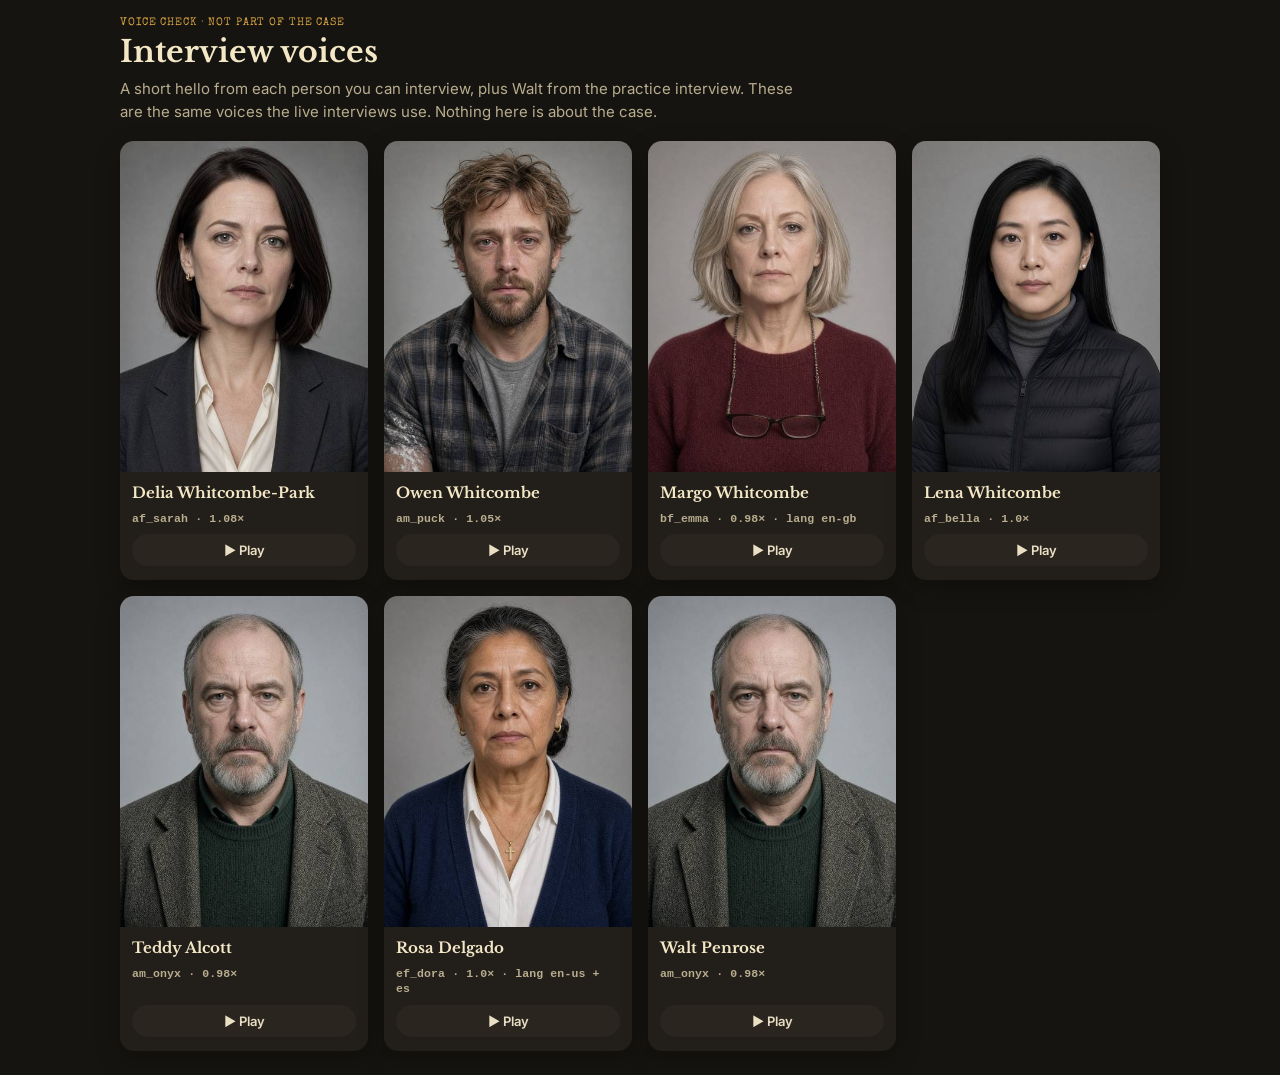
<file: case/voices/index.html>
<!doctype html>
<html lang="en">
<head>
<meta charset="utf-8">
<meta name="viewport" content="width=device-width,initial-scale=1,viewport-fit=cover">
<title>Voice check</title>
<meta name="robots" content="noindex,nofollow">
<link href="https://fonts.googleapis.com/css2?family=Special+Elite&family=Inter:wght@400;600;800&family=Libre+Baskerville:wght@400;700&display=swap" rel="stylesheet">
<style>
:root{--bg:#161410;--card:#221e19;--ink:#efe6cf;--mut:#b9ad8f;--acc:#d9a441}
*{box-sizing:border-box}
html,body{margin:0;background:var(--bg);color:var(--ink);font:15px/1.5 Inter,system-ui,sans-serif}
body{padding:calc(16px + env(safe-area-inset-top)) 18px calc(24px + env(safe-area-inset-bottom));padding-left:max(18px,env(safe-area-inset-left));padding-right:max(18px,env(safe-area-inset-right))}
header{max-width:1040px;margin:0 auto 18px}
.tag{font:11px/1.3 'Special Elite',monospace;color:var(--acc);letter-spacing:.08em}
h1{font:700 26px/1.2 'Libre Baskerville',serif;margin:4px 0 8px;color:#f3e7c6}
.lede{max-width:46rem;color:var(--mut);margin:0}
.grid{max-width:1040px;margin:0 auto;display:grid;grid-template-columns:repeat(auto-fill,minmax(160px,1fr));gap:16px}
.card{background:var(--card);border-radius:14px;overflow:hidden;display:flex;flex-direction:column;box-shadow:0 8px 24px rgba(0,0,0,.28)}
.card img{width:100%;aspect-ratio:3/4;object-fit:cover;display:block;background:#2b2b2b}
.meta{padding:12px 12px 14px;display:flex;flex-direction:column;gap:8px;flex:1}
.meta b{font:700 15px/1.25 'Libre Baskerville',serif;color:#f3e7c6}
.vid{font:600 11.5px/1.35 'IBM Plex Mono',ui-monospace,monospace;color:var(--mut);letter-spacing:.01em}
.play{margin-top:auto;border:0;border-radius:999px;padding:8px 12px;background:#2a251f;color:#eadfc4;font:600 13px Inter,system-ui,sans-serif;cursor:pointer}
.play:hover,.play:focus{background:#3a332b;outline:none}
.play[aria-pressed="true"]{background:var(--acc);color:#1c1a17}
@media(min-width:720px){
  .grid{grid-template-columns:repeat(4,1fr)}
  h1{font-size:30px}
}
</style>
</head>
<body>
<header>
  <div class="tag">VOICE CHECK · NOT PART OF THE CASE</div>
  <h1>Interview voices</h1>
  <p class="lede">A short hello from each person you can interview, plus Walt from the practice interview. These are the same voices the live interviews use. Nothing here is about the case.</p>
</header>
<main class="grid" id="grid"></main>
<script>
const PEOPLE=[
  {id:'delia',name:'Delia Whitcombe-Park',img:'../img/delia.jpg',voice:'af_sarah',speed:'1.08',src:'delia.mp3'},
  {id:'owen',name:'Owen Whitcombe',img:'../img/owen.jpg',voice:'am_puck',speed:'1.05',src:'owen.mp3'},
  {id:'margo',name:'Margo Whitcombe',img:'../img/margo.jpg',voice:'bf_emma',speed:'0.98',lang:'en-gb',src:'margo.mp3'},
  {id:'kira',name:'Lena Whitcombe',img:'../img/kira.jpg',voice:'af_bella',speed:'1.0',src:'kira.mp3'},
  {id:'teddy',name:'Teddy Alcott',img:'../img/teddy.jpg',voice:'am_onyx',speed:'0.98',src:'teddy.mp3'},
  {id:'rosa',name:'Rosa Delgado',img:'../img/rosa.jpg',voice:'ef_dora',speed:'1.0',lang:'en-us + es',src:'rosa.mp3'},
  {id:'walt',name:'Walt Penrose',img:'../img/teddy.jpg',voice:'am_onyx',speed:'0.98',src:'walt.mp3'}
];
const grid=document.getElementById('grid');
let cur=null,audio=null;
function vid(o){return o.voice+' · '+o.speed+'×'+(o.lang?' · lang '+o.lang:'')}
grid.innerHTML=PEOPLE.map(p=>`<article class="card" data-id="${p.id}">
  <img src="${p.img}" alt="${p.name}">
  <div class="meta">
    <b>${p.name}</b>
    <div class="vid">${vid(p)}</div>
    <button class="play" type="button" aria-pressed="false" data-src="${p.src}" aria-label="Play ${p.name}">▶ Play</button>
  </div>
</article>`).join('');
function stop(){
  if(audio){audio.pause();audio=null}
  if(cur){cur.setAttribute('aria-pressed','false');cur.textContent='▶ Play';cur=null}
}
grid.addEventListener('click',e=>{
  const b=e.target.closest('.play');if(!b)return;
  if(cur===b){stop();return}
  stop();
  audio=new Audio(b.dataset.src);
  audio.addEventListener('ended',stop);
  audio.addEventListener('error',stop);
  cur=b;b.setAttribute('aria-pressed','true');b.textContent='■ Stop';
  audio.play().catch(stop);
});
</script>
</body>
</html>
</file>
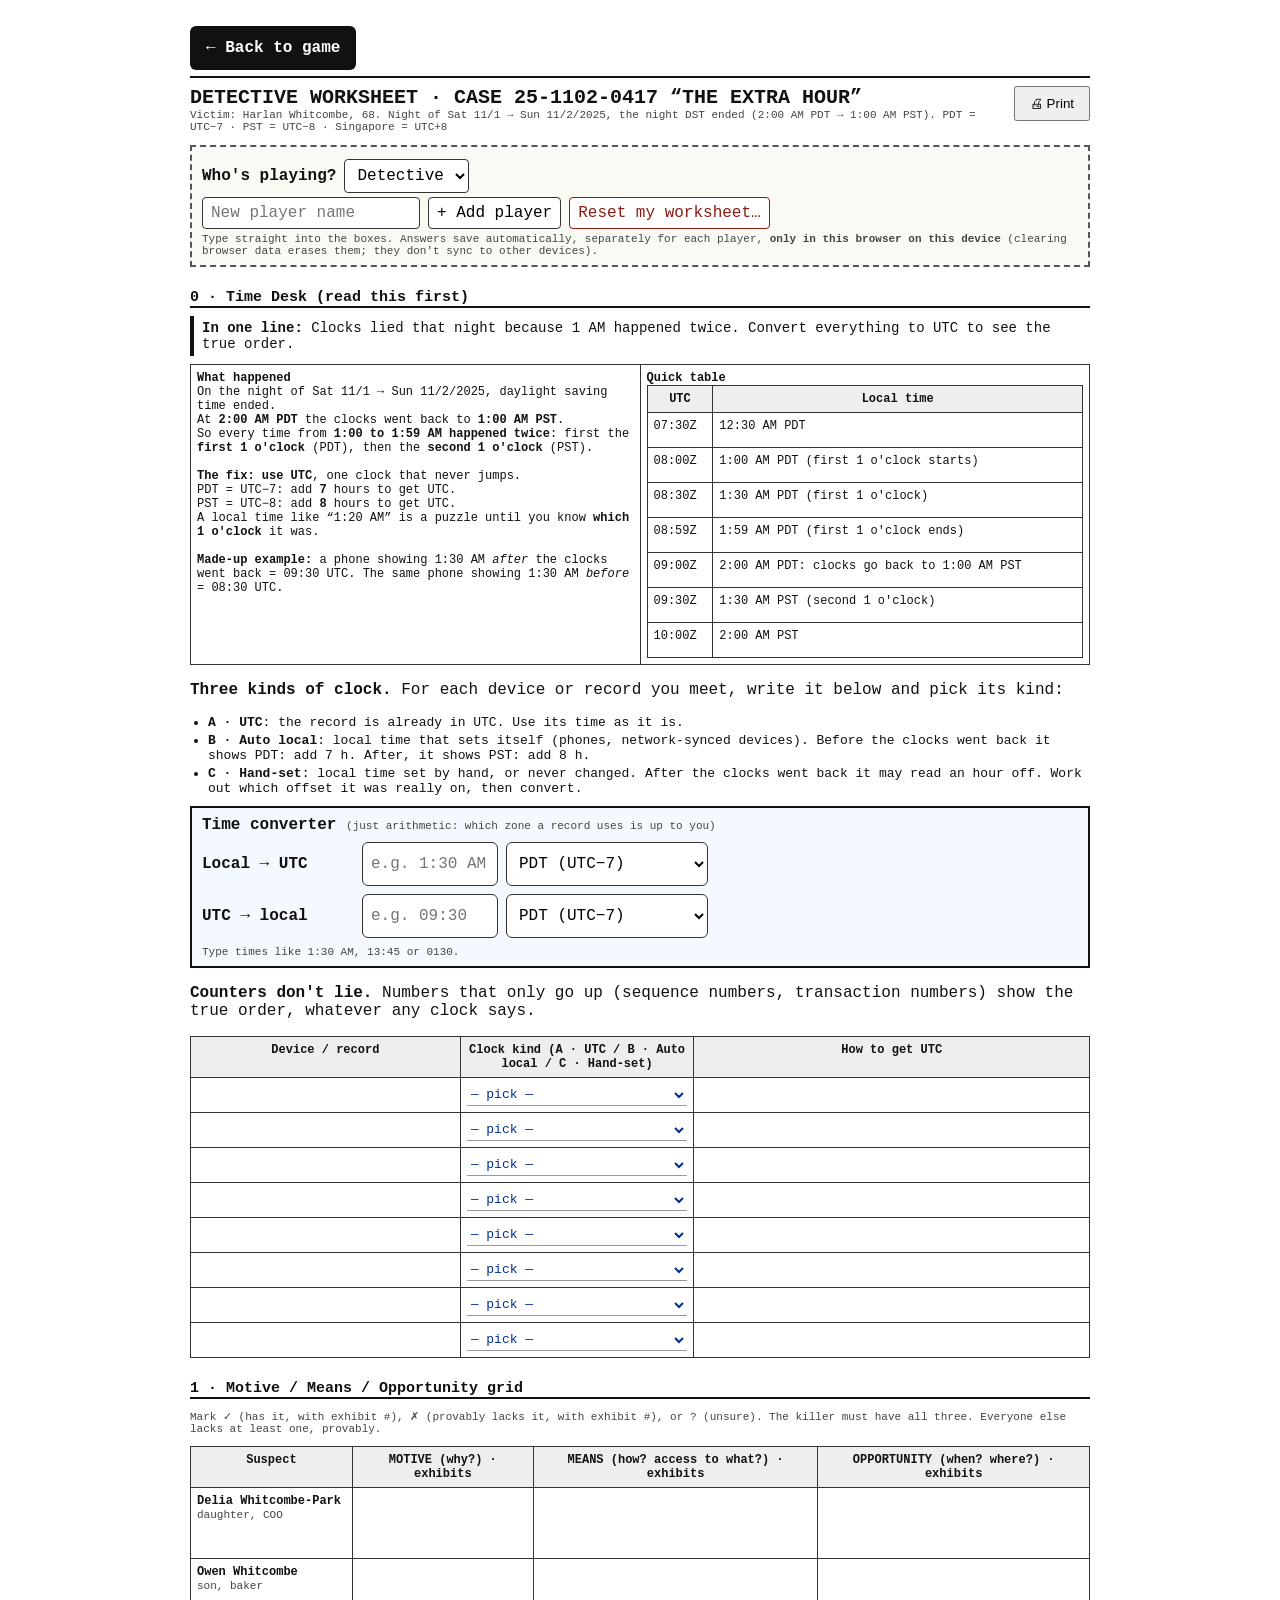
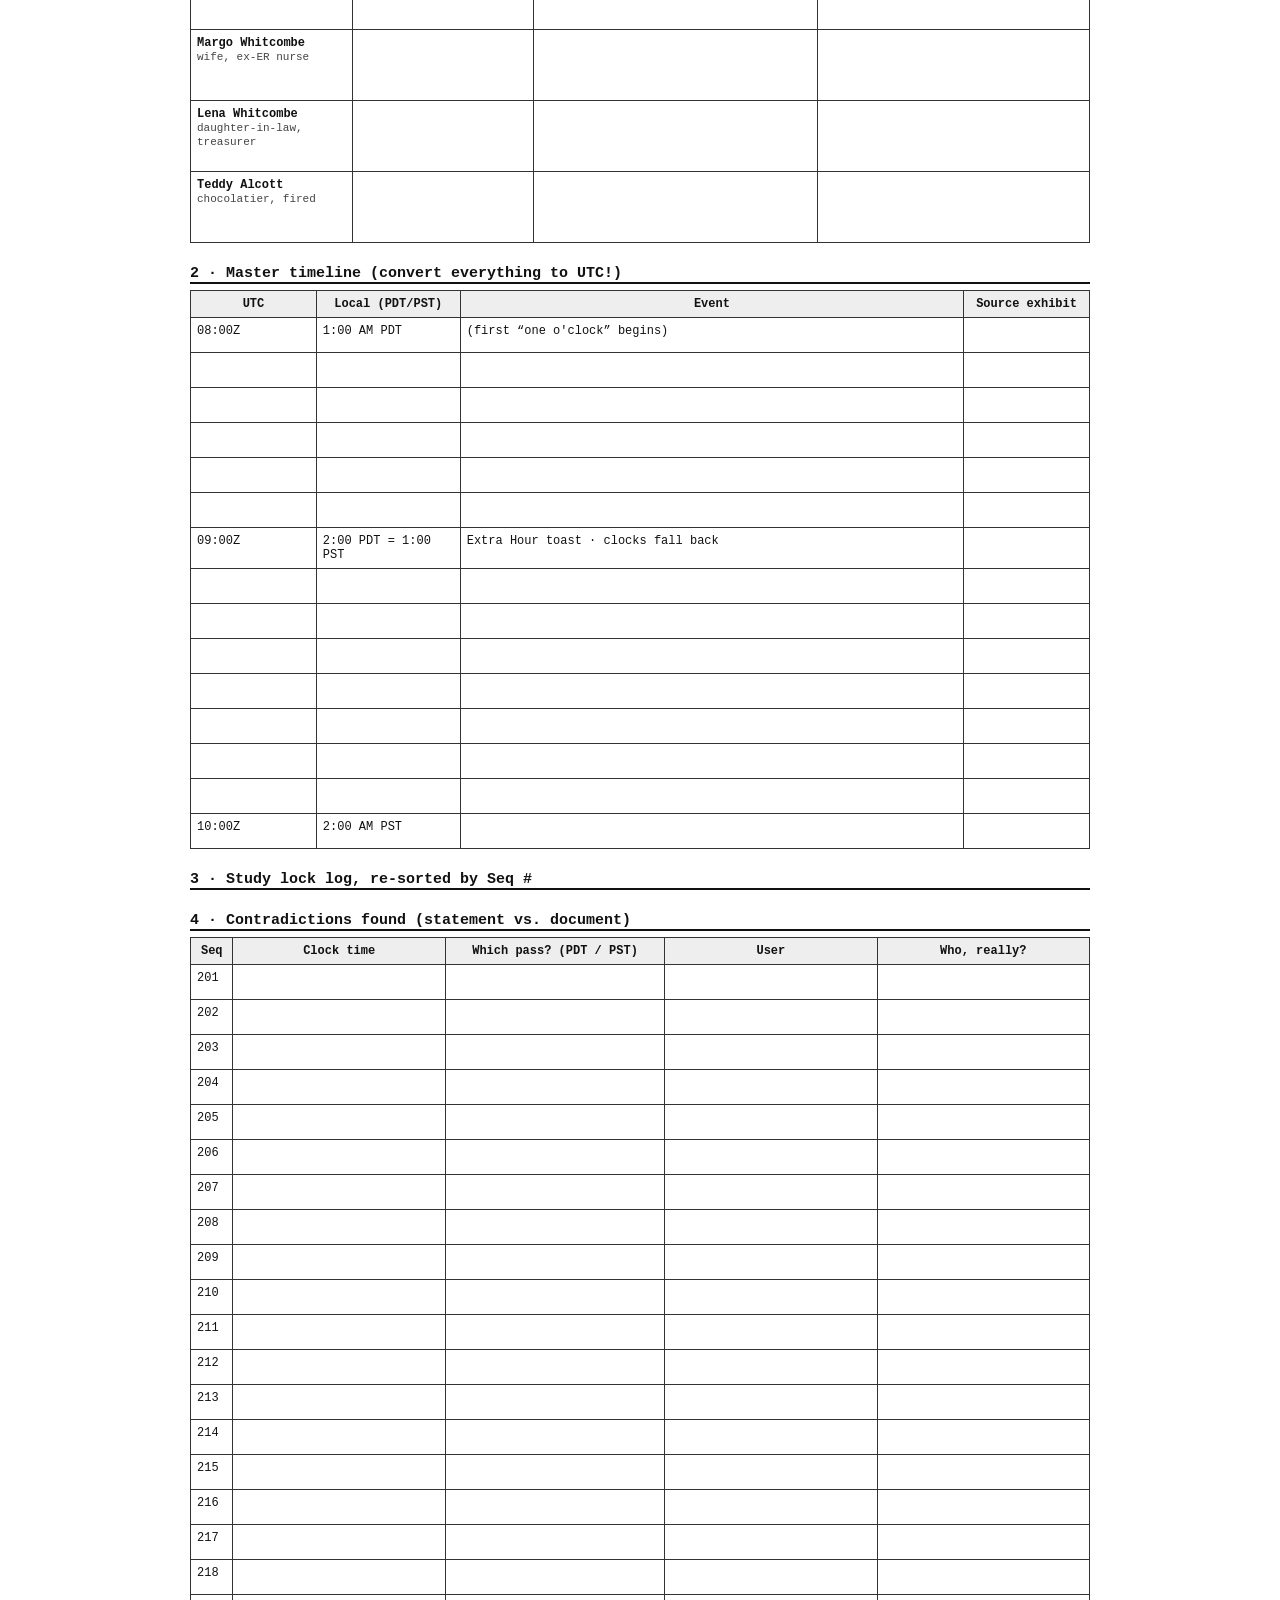
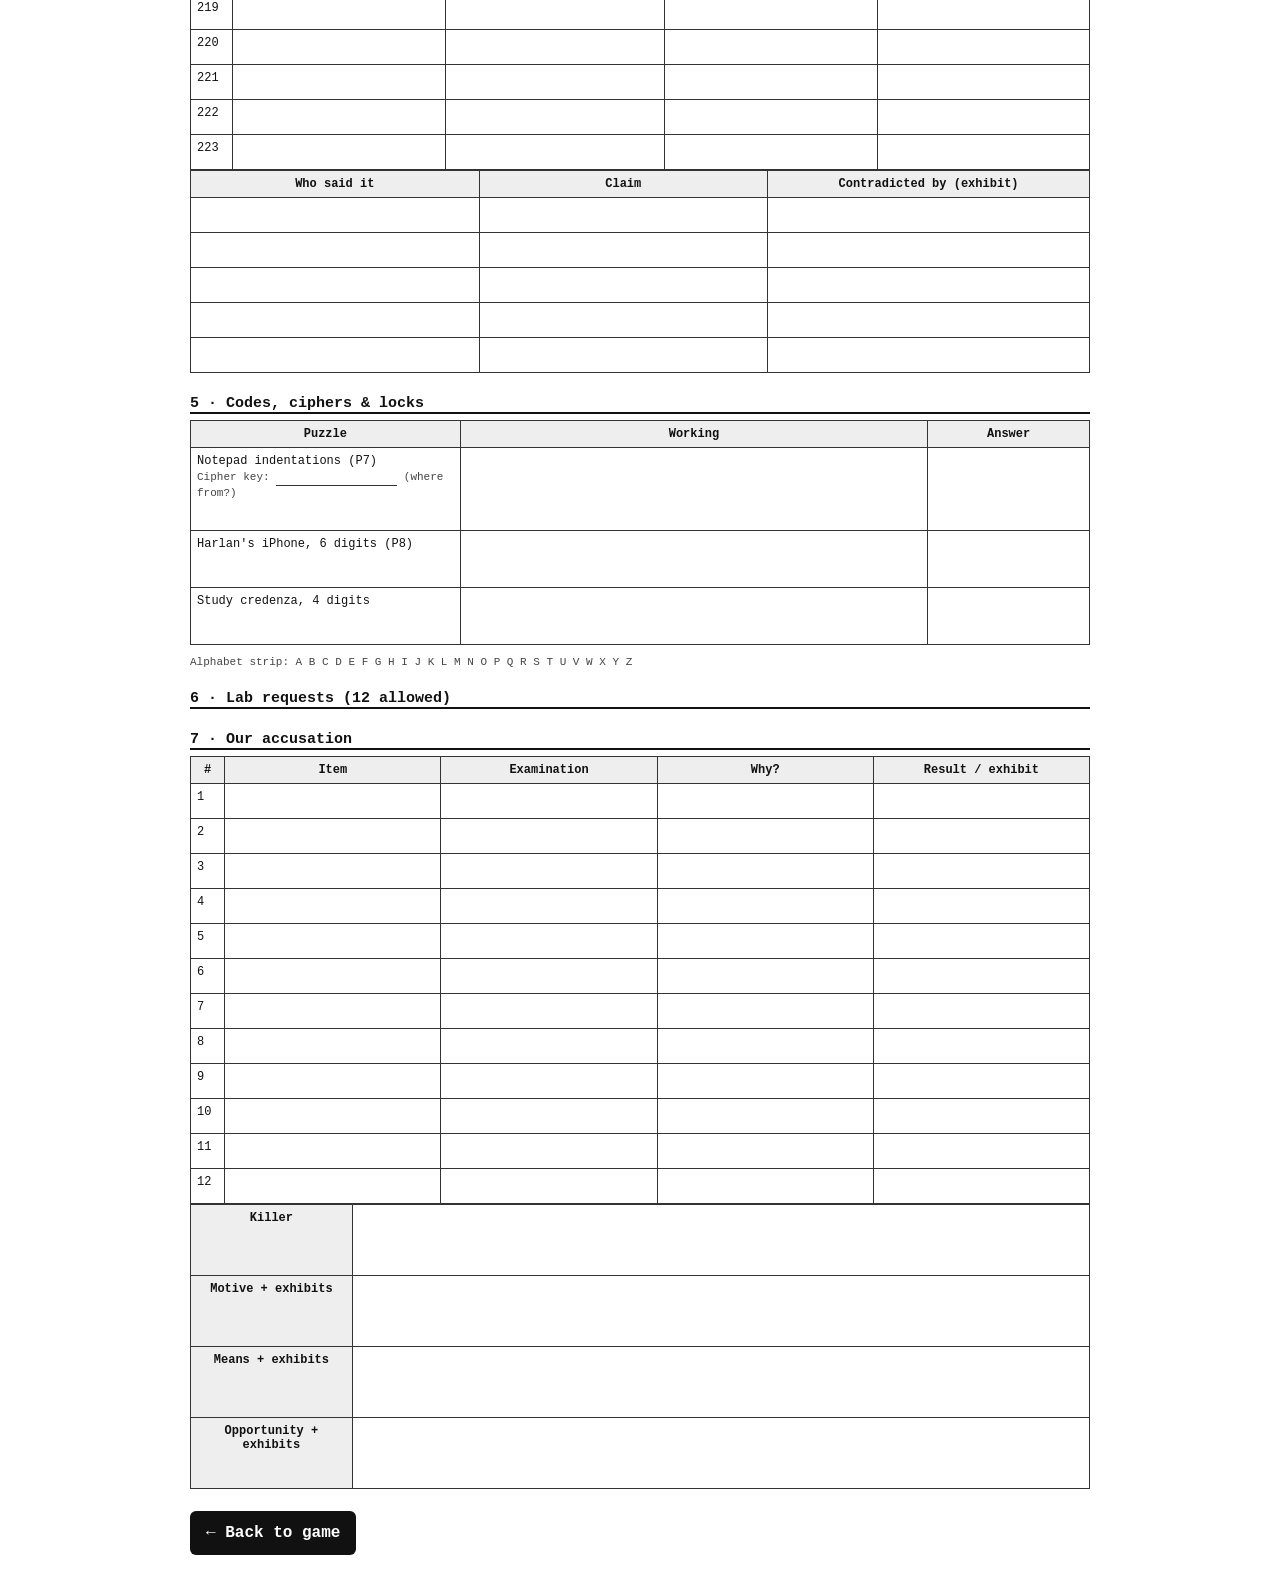
<file: case/worksheet.html>
<!DOCTYPE html><html><head><meta charset="utf-8"><meta name="robots" content="noindex"><meta name="viewport" content="width=device-width,initial-scale=1"><title>Detective Worksheet · Case 25-1102-0417</title>
<style>body{font-family:'Courier New',monospace;color:#111;max-width:900px;margin:20px auto;padding:0 14px}h1{font-size:20px;margin:0}h2{font-size:15px;border-bottom:2px solid #111;margin:22px 0 6px}table{width:100%;border-collapse:collapse;font-size:12px}td,th{border:1px solid #333;padding:6px;vertical-align:top}th{background:#eee}.tall td{height:58px}.tl td{height:22px}.small{font-size:11px;color:#444}@media print{.noprint{display:none}body{margin:0}}</style><style>
/* editable worksheet (worksheet-only) */
.wsbar{border:2px dashed #555;padding:8px 10px;margin:12px 0 4px;background:#fafaf5}
.wsrow{display:flex;flex-wrap:wrap;gap:6px 8px;align-items:center;margin:4px 0}
.wsbar select,.wsbar input,.wsbar button{font:16px 'Courier New',monospace;padding:6px 8px;border:1px solid #333;background:#fff;border-radius:4px}
.wsbar button{cursor:pointer}.wsdanger{color:#8a1b12;border-color:#8a1b12!important}
.wsprint{display:none}
textarea.wsf{display:block;width:100%;box-sizing:border-box;border:0;background:transparent;resize:none;overflow:hidden;font:13px/1.35 'Courier New',monospace;color:#00308f;padding:0;margin:0;min-height:20px}
.tall textarea.wsf{min-height:46px}
textarea.wsf:focus,input.ws-inline:focus{outline:2px solid #e0a800;background:#fffbe6}
input.ws-inline{font:13px 'Courier New',monospace;color:#00308f;border:0;border-bottom:1px solid #333;background:transparent;width:9em;max-width:60%}
td.wscell{cursor:text}
select.wsf{width:100%;box-sizing:border-box;font:13px 'Courier New',monospace;color:#00308f;background:transparent;border:0;border-bottom:1px solid #999;padding:2px 0}
.wscalc{border:2px solid #111;background:#f4f8ff;padding:8px 10px;margin:10px 0}
.wscrow{display:flex;flex-wrap:wrap;gap:6px 8px;align-items:center;margin:8px 0}
.wscl{font-weight:bold;min-width:9.5em}
.wscin{font:16px 'Courier New',monospace;min-height:44px;padding:6px 8px;border:1px solid #333;border-radius:6px;background:#fff;box-sizing:border-box}
input.wscin{width:8.5em}
.wsco{font:bold 17px 'Courier New',monospace;color:#00308f;min-width:9em}
@media screen and (max-width:640px){.wscl{min-width:100%}.wscrow input.wscin{flex:1 1 7em}.wscrow select.wscin{flex:1 1 11em}.wsco{flex-basis:100%}}
.wstop{position:sticky;top:0;z-index:20;background:#fff;border-bottom:2px solid #111;margin:0 0 8px;padding:6px 0;display:flex;align-items:center;gap:10px}
a.wsgame{display:inline-flex;align-items:center;min-height:44px;box-sizing:border-box;padding:0 16px;background:#111;color:#fff;border-radius:6px;font:bold 16px 'Courier New',monospace;text-decoration:none}
.wsbottom{margin:22px 0 10px}
.wsnote{font-size:13px;color:#8a1b12}
.ws-embed .wstop,.ws-embed .wsbottom,.ws-embed button[onclick="print()"]{display:none!important}
.ws-embed body{margin:8px auto}
.wsone{font-size:14px;border-left:4px solid #111;padding:4px 8px;margin:8px 0}
.wskinds{margin:4px 0 8px 18px;padding:0;font-size:13px}.wskinds li{margin:3px 0}
@media screen and (max-width:640px){
 body{margin:10px auto;padding:0 10px}
 h1{font-size:16px}
 table{font-size:14px}
 textarea.wsf,input.ws-inline,select.wsf{font-size:16px}
 .wskinds{font-size:14px}
 .wsbar select{max-width:100%}
 table.ws-two>tbody>tr>td{display:block;width:auto!important}
 table.wsdata,table.wsdata>tbody,table.wsdata>tbody>tr,table.wsdata>tbody>tr>td,table.wsdata>tbody>tr>th{display:block;width:auto!important;height:auto!important}
 table.wsdata>tbody>tr.wshead{display:none}
 table.wsdata>tbody>tr{border:1px solid #333;margin:0 0 8px;background:#fff}
 table.wsdata>tbody>tr>td,table.wsdata>tbody>tr>th{border:0;border-bottom:1px dotted #bbb;padding:6px 8px}
 table.wsdata>tbody>tr>td[data-label]::before{content:attr(data-label);display:block;font-size:11px;color:#555;font-weight:bold;margin-bottom:2px}
 table.wsdata textarea.wsf{border-bottom:1px solid #999;min-height:28px}
}
@media print{
 .wsbar{border:0;padding:0;margin:6px 0;background:none}
 .wsbar select,.wsbar .wsrow label{display:none}
 .wsprint{display:inline}
 textarea.wsf{color:#000;overflow:visible;height:auto}
 input.ws-inline{color:#000}
 select.wsf{color:#000;border:0;-webkit-appearance:none;appearance:none}
}
</style></head><body>
<script>if(/[?&]embed=1(&|$)/.test(location.search))document.documentElement.classList.add('ws-embed')</script>
<div class="wstop noprint"><a class="wsgame" href="index.html">← Back to game</a><span class="wsnote" hidden></span></div>
<button class="noprint" onclick="print()" style="float:right;padding:8px 14px">🖨 Print</button>
<h1>DETECTIVE WORKSHEET · CASE 25-1102-0417 “THE EXTRA HOUR”</h1><div class="small">Victim: Harlan Whitcombe, 68. Night of Sat 11/1 → Sun 11/2/2025, the night DST ended (2:00 AM PDT → 1:00 AM PST). PDT = UTC−7 · PST = UTC−8 · Singapore = UTC+8</div>
<div id="wsbar" class="wsbar"><div class="wsrow"><label for="wsplayer"><b>Who's playing?</b></label> <select id="wsplayer" aria-label="Player"></select><span class="wsprint">Player: <b id="wsprintname"></b></span></div><div class="wsrow noprint"><input id="wsnew" placeholder="New player name" maxlength="30" autocomplete="off" aria-label="New player name"> <button type="button" id="wsadd">+ Add player</button> <button type="button" id="wsreset" class="wsdanger">Reset my worksheet…</button> <span id="wssaved" class="small" aria-live="polite"></span></div><div class="small noprint">Type straight into the boxes. Answers save automatically, separately for each player, <b>only in this browser on this device</b> (clearing browser data erases them; they don't sync to other devices).</div></div>
<h2>0 · Time Desk (read this first)</h2>
<p class="wsone"><b>In one line:</b> Clocks lied that night because 1 AM happened twice. Convert everything to UTC to see the true order.</p>
<table class="ws-two"><tr><td style="width:50%"><b>What happened</b><br>On the night of Sat 11/1 → Sun 11/2/2025, daylight saving time ended.<br>At <b>2:00 AM PDT</b> the clocks went back to <b>1:00 AM PST</b>.<br>So every time from <b>1:00 to 1:59 AM happened twice</b>: first the <b>first 1 o'clock</b> (PDT), then the <b>second 1 o'clock</b> (PST).<br><br><b>The fix: use UTC</b>, one clock that never jumps.<br>PDT = UTC−7: add <b>7</b> hours to get UTC.<br>PST = UTC−8: add <b>8</b> hours to get UTC.<br>A local time like “1:20 AM” is a puzzle until you know <b>which 1 o'clock</b> it was.<br><br><b>Made-up example:</b> a phone showing 1:30 AM <i>after</i> the clocks went back = 09:30 UTC. The same phone showing 1:30 AM <i>before</i> = 08:30 UTC.</td>
<td><b>Quick table</b><br><table class="tl"><tr><th>UTC</th><th>Local time</th></tr><tr><td>07:30Z</td><td>12:30 AM PDT</td></tr><tr><td>08:00Z</td><td>1:00 AM PDT (first 1 o'clock starts)</td></tr><tr><td>08:30Z</td><td>1:30 AM PDT (first 1 o'clock)</td></tr><tr><td>08:59Z</td><td>1:59 AM PDT (first 1 o'clock ends)</td></tr><tr><td>09:00Z</td><td>2:00 AM PDT: clocks go back to 1:00 AM PST</td></tr><tr><td>09:30Z</td><td>1:30 AM PST (second 1 o'clock)</td></tr><tr><td>10:00Z</td><td>2:00 AM PST</td></tr></table></td></tr></table>
<p><b>Three kinds of clock.</b> For each device or record you meet, write it below and pick its kind:</p>
<ul class="wskinds"><li><b>A · UTC</b>: the record is already in UTC. Use its time as it is.</li>
<li><b>B · Auto local</b>: local time that sets itself (phones, network-synced devices). Before the clocks went back it shows PDT: add 7 h. After, it shows PST: add 8 h.</li>
<li><b>C · Hand-set</b>: local time set by hand, or never changed. After the clocks went back it may read an hour off. Work out which offset it was really on, then convert.</li></ul>
<div class="wscalc noprint" id="wscalc"><b>Time converter</b> <span class="small">(just arithmetic: which zone a record uses is up to you)</span><div class="wscrow"><label class="wscl" for="wsc-lt">Local → UTC</label><input id="wsc-lt" class="wscin" inputmode="text" autocomplete="off" placeholder="e.g. 1:30 AM" aria-label="Local time"><select id="wsc-lz" class="wscin" aria-label="Local time zone"><option value="-7">PDT (UTC−7)</option><option value="-8">PST (UTC−8)</option><option value="8">Singapore (UTC+8)</option><option value="0">UTC</option></select><output id="wsc-lo" class="wsco" aria-live="polite"></output></div><div class="wscrow"><label class="wscl" for="wsc-ut">UTC → local</label><input id="wsc-ut" class="wscin" inputmode="text" autocomplete="off" placeholder="e.g. 09:30" aria-label="UTC time"><select id="wsc-uz" class="wscin" aria-label="Show in time zone"><option value="-7">PDT (UTC−7)</option><option value="-8">PST (UTC−8)</option><option value="8">Singapore (UTC+8)</option><option value="0">UTC</option></select><output id="wsc-uo" class="wsco" aria-live="polite"></output></div><div class="small">Type times like 1:30 AM, 13:45 or 0130.</div></div>
<p><b>Counters don't lie.</b> Numbers that only go up (sequence numbers, transaction numbers) show the true order, whatever any clock says.</p>
<table class="tl"><tr><th style="width:30%">Device / record</th><th style="width:26%" data-ws="kind">Clock kind (A · UTC / B · Auto local / C · Hand-set)</th><th>How to get UTC</th></tr><tr><td></td><td></td><td></td></tr><tr><td></td><td></td><td></td></tr><tr><td></td><td></td><td></td></tr><tr><td></td><td></td><td></td></tr><tr><td></td><td></td><td></td></tr><tr><td></td><td></td><td></td></tr><tr><td></td><td></td><td></td></tr><tr><td></td><td></td><td></td></tr></table>
<h2>1 · Motive / Means / Opportunity grid</h2>
<p class="small">Mark ✓ (has it, with exhibit #), ✗ (provably lacks it, with exhibit #), or ? (unsure). The killer must have all three. Everyone else lacks at least one, provably.</p>
<table class="tall"><tr><th style="width:18%">Suspect</th><th>MOTIVE (why?) · exhibits</th><th>MEANS (how? access to what?) · exhibits</th><th>OPPORTUNITY (when? where?) · exhibits</th></tr>
<tr><td><b>Delia Whitcombe-Park</b><br><span class="small">daughter, COO</span></td><td></td><td></td><td></td></tr>
<tr><td><b>Owen Whitcombe</b><br><span class="small">son, baker</span></td><td></td><td></td><td></td></tr>
<tr><td><b>Margo Whitcombe</b><br><span class="small">wife, ex-ER nurse</span></td><td></td><td></td><td></td></tr>
<tr><td><b>Lena Whitcombe</b><br><span class="small">daughter-in-law, treasurer</span></td><td></td><td></td><td></td></tr>
<tr><td><b>Teddy Alcott</b><br><span class="small">chocolatier, fired</span></td><td></td><td></td><td></td></tr></table>
<h2>2 · Master timeline (convert everything to UTC!)</h2>
<table class="tl"><tr><th style="width:14%">UTC</th><th style="width:16%">Local (PDT/PST)</th><th>Event</th><th style="width:14%">Source exhibit</th></tr>
<tr><td>08:00Z</td><td>1:00 AM PDT</td><td>(first “one o'clock” begins)</td><td></td></tr>
<tr><td></td><td></td><td></td><td></td></tr><tr><td></td><td></td><td></td><td></td></tr><tr><td></td><td></td><td></td><td></td></tr><tr><td></td><td></td><td></td><td></td></tr><tr><td></td><td></td><td></td><td></td></tr>
<tr><td>09:00Z</td><td>2:00 PDT = 1:00 PST</td><td>Extra Hour toast · clocks fall back</td><td></td></tr>
<tr><td></td><td></td><td></td><td></td></tr><tr><td></td><td></td><td></td><td></td></tr><tr><td></td><td></td><td></td><td></td></tr><tr><td></td><td></td><td></td><td></td></tr><tr><td></td><td></td><td></td><td></td></tr><tr><td></td><td></td><td></td><td></td></tr><tr><td></td><td></td><td></td><td></td></tr>
<tr><td>10:00Z</td><td>2:00 AM PST</td><td></td><td></td></tr></table>
<h2>3 · Study lock log, re-sorted by Seq #</h2>
<table class="tl"><tr><th>Seq</th><th>Clock time</th><th>Which pass? (PDT / PST)</th><th>User</th><th>Who, really?</th></tr>
<tr><td>201</td><td></td><td></td><td></td><td></td></tr><tr><td>202</td><td></td><td></td><td></td><td></td></tr><tr><td>203</td><td></td><td></td><td></td><td></td></tr><tr><td>204</td><td></td><td></td><td></td><td></td></tr><tr><td>205</td><td></td><td></td><td></td><td></td></tr><tr><td>206</td><td></td><td></td><td></td><td></td></tr><tr><td>207</td><td></td><td></td><td></td><td></td></tr><tr><td>208</td><td></td><td></td><td></td><td></td></tr><tr><td>209</td><td></td><td></td><td></td><td></td></tr><tr><td>210</td><td></td><td></td><td></td><td></td></tr><tr><td>211</td><td></td><td></td><td></td><td></td></tr><tr><td>212</td><td></td><td></td><td></td><td></td></tr><tr><td>213</td><td></td><td></td><td></td><td></td></tr><tr><td>214</td><td></td><td></td><td></td><td></td></tr><tr><td>215</td><td></td><td></td><td></td><td></td></tr><tr><td>216</td><td></td><td></td><td></td><td></td></tr><tr><td>217</td><td></td><td></td><td></td><td></td></tr><tr><td>218</td><td></td><td></td><td></td><td></td></tr><tr><td>219</td><td></td><td></td><td></td><td></td></tr><tr><td>220</td><td></td><td></td><td></td><td></td></tr><tr><td>221</td><td></td><td></td><td></td><td></td></tr><tr><td>222</td><td></td><td></td><td></td><td></td></tr><tr><td>223</td><td></td><td></td><td></td><td></td></tr>
<h2>4 · Contradictions found (statement vs. document)</h2>
<table class="tl"><tr><th>Who said it</th><th>Claim</th><th>Contradicted by (exhibit)</th></tr><tr><td></td><td></td><td></td></tr><tr><td></td><td></td><td></td></tr><tr><td></td><td></td><td></td></tr><tr><td></td><td></td><td></td></tr><tr><td></td><td></td><td></td></tr></table>
<h2>5 · Codes, ciphers &amp; locks</h2>
<table class="tl"><tr><th style="width:30%">Puzzle</th><th>Working</th><th style="width:18%">Answer</th></tr>
<tr><td>Notepad indentations (P7)<br><span class="small">Cipher key: <input class="wsf ws-inline" data-k="cipherkey" aria-label="Cipher key and where it came from" autocomplete="off"> (where from?)</span></td><td style="height:70px"></td><td></td></tr>
<tr><td>Harlan's iPhone, 6 digits (P8)</td><td style="height:44px"></td><td></td></tr>
<tr><td>Study credenza, 4 digits</td><td style="height:44px"></td><td></td></tr></table>
<p class="small">Alphabet strip: A B C D E F G H I J K L M N O P Q R S T U V W X Y Z</p>
<h2>6 · Lab requests (12 allowed)</h2>
<table class="tl"><tr><th>#</th><th>Item</th><th>Examination</th><th>Why?</th><th>Result / exhibit</th></tr>
<tr><td>1</td><td></td><td></td><td></td><td></td></tr><tr><td>2</td><td></td><td></td><td></td><td></td></tr><tr><td>3</td><td></td><td></td><td></td><td></td></tr><tr><td>4</td><td></td><td></td><td></td><td></td></tr><tr><td>5</td><td></td><td></td><td></td><td></td></tr><tr><td>6</td><td></td><td></td><td></td><td></td></tr><tr><td>7</td><td></td><td></td><td></td><td></td></tr><tr><td>8</td><td></td><td></td><td></td><td></td></tr><tr><td>9</td><td></td><td></td><td></td><td></td></tr><tr><td>10</td><td></td><td></td><td></td><td></td></tr><tr><td>11</td><td></td><td></td><td></td><td></td></tr><tr><td>12</td><td></td><td></td><td></td><td></td></tr>
<h2>7 · Our accusation</h2>
<table class="tall"><tr><th style="width:18%">Killer</th><td></td></tr><tr><th>Motive + exhibits</th><td></td></tr><tr><th>Means + exhibits</th><td></td></tr><tr><th>Opportunity + exhibits</th><td></td></tr></table>
<script>
(function(){
var LS='xh-worksheet-v1',PK=LS+':players',DK=function(n){return LS+':data:'+n};
function load(k,d){try{var v=localStorage.getItem(k);return v?JSON.parse(v):d}catch(e){return d}}
function store(k,v){try{localStorage.setItem(k,JSON.stringify(v));return true}catch(e){return false}}
// 1) turn every blank answer cell into a typing box (stable keys by position)
var n=0;
document.querySelectorAll('table').forEach(function(t){
  var rows=[].slice.call(t.rows),head=rows[0],labels=[];
  if(head&&head.querySelector('th')&&!head.querySelector('td'))[].forEach.call(head.cells,function(c){labels.push(c.textContent.trim())});
  var made=false;
  rows.forEach(function(r,ri){
    [].forEach.call(r.cells,function(c,ci){
      if(c.tagName!=='TD'||c.querySelector('table')||c.textContent.trim()!=='')return;
      var isKind=head&&head.cells[ci]&&head.cells[ci].getAttribute('data-ws')==='kind';
      var ta;if(isKind){ta=document.createElement('select');['','A · UTC','B · Auto local','C · Hand-set'].forEach(function(v){var o=document.createElement('option');o.value=v;o.textContent=v||'— pick —';ta.appendChild(o)})}else{ta=document.createElement('textarea');ta.rows=1}
      ta.className='wsf';ta.dataset.k='f'+(n++);ta.setAttribute('autocomplete','off');
      var lab=labels[ci]||((r.cells[0]&&r.cells[0].textContent.trim())||'');
      var rowName=(r.cells[0]&&r.cells[0]!==c)?r.cells[0].textContent.trim().split('\n')[0]:'';
      ta.setAttribute('aria-label',(rowName?rowName+' · ':'')+(lab||'answer'));
      c.appendChild(ta);c.classList.add('wscell');made=true;
    });
  });
  if(made){t.classList.add('wsdata');
    if(labels.length){rows[0].classList.add('wshead');rows.forEach(function(r){[].forEach.call(r.cells,function(c,ci){if(c.tagName==='TD'&&labels[ci])c.setAttribute('data-label',labels[ci])})})}}
});
var first=document.querySelector('h2+table');if(first&&!first.classList.contains('wsdata'))first.classList.add('ws-two');
document.addEventListener('click',function(e){var c=e.target.closest&&e.target.closest('td.wscell');if(c&&e.target===c){var f=c.querySelector('.wsf');if(f)f.focus()}});
var fields=[].slice.call(document.querySelectorAll('.wsf'));
function grow(f){if(f.tagName==='TEXTAREA'){f.style.height='auto';f.style.height=f.scrollHeight+'px'}}
// 2) players
var P=load(PK,null);if(!P||!P.list||!P.list.length)P={list:['Detective'],cur:'Detective'};
if(P.list.indexOf(P.cur)<0)P.cur=P.list[0];
var sel=document.getElementById('wsplayer'),saved=document.getElementById('wssaved');
function renderPlayers(){sel.innerHTML='';P.list.forEach(function(nm){var o=document.createElement('option');o.value=nm;o.textContent=nm;sel.appendChild(o)});sel.value=P.cur;document.getElementById('wsprintname').textContent=P.cur;}
function setVal(f,v){if(f.tagName==='SELECT'&&v&&![].some.call(f.options,function(o){return o.value===v})){var o=document.createElement('option');o.value=v;o.textContent=v;o.className='wsold';f.appendChild(o)}f.value=v}
function fill(){var d=load(DK(P.cur),{});fields.forEach(function(f){setVal(f,d[f.dataset.k]||'');grow(f)})}
var tm=null;
function saveNow(){clearTimeout(tm);tm=null;var d={};fields.forEach(function(f){if(f.value)d[f.dataset.k]=f.value});
  saved.textContent=store(DK(P.cur),d)?'✓ saved for '+P.cur:'⚠ could not save (browser storage blocked)'}
function queue(){saved.textContent='saving…';clearTimeout(tm);tm=setTimeout(saveNow,400)}
fields.forEach(function(f){f.addEventListener('input',function(){grow(f);queue()});f.addEventListener('change',saveNow)});
addEventListener('pagehide',function(){if(tm)saveNow()});
document.addEventListener('visibilitychange',function(){if(document.visibilityState==='hidden'&&tm)saveNow()});
sel.addEventListener('change',function(){if(tm)saveNow();P.cur=sel.value;store(PK,P);renderPlayers();fill();saved.textContent='Showing '+P.cur+"'s worksheet"});
document.getElementById('wsadd').addEventListener('click',function(){var inp=document.getElementById('wsnew');var nm=(inp.value||'').replace(/\s+/g,' ').trim().slice(0,30);
  if(!nm){inp.focus();return}if(tm)saveNow();if(P.list.indexOf(nm)<0)P.list.push(nm);P.cur=nm;store(PK,P);inp.value='';renderPlayers();fill();saved.textContent='Now playing as '+nm});
document.getElementById('wsnew').addEventListener('keydown',function(e){if(e.key==='Enter'){e.preventDefault();document.getElementById('wsadd').click()}});
document.getElementById('wsreset').addEventListener('click',function(){
  var a=prompt('This erases everything '+P.cur+' wrote on this worksheet (other players are not affected).\nType RESET to confirm.');
  if(a===null)return;if(a.trim().toUpperCase()!=='RESET'){alert('Not reset. Nothing was erased.');return}
  clearTimeout(tm);tm=null;try{localStorage.removeItem(DK(P.cur))}catch(e){}fill();saved.textContent=P.cur+"'s worksheet was cleared"});
addEventListener('beforeprint',function(){fields.forEach(grow)});
addEventListener('storage',function(e){if(!e.key||e.key.indexOf(LS)!==0||tm)return;var np=load(PK,P);if(np&&np.list&&np.list.length)P=np;if(P.list.indexOf(P.cur)<0)P.cur=P.list[0];renderPlayers();fill()});
if(document.documentElement.classList.contains('ws-embed')&&window.parent!==window){var lastH=0;var post=function(){var h=Math.ceil(document.documentElement.scrollHeight);if(Math.abs(h-lastH)>2){lastH=h;try{parent.postMessage({src:'worksheet',t:'h',h:h},location.origin)}catch(x){}}};
 if(window.ResizeObserver)new ResizeObserver(post).observe(document.body);addEventListener('load',post);addEventListener('resize',post);setTimeout(post,300);fields.forEach(function(f){f.addEventListener('input',post)})}
addEventListener('resize',function(){fields.forEach(grow)});
store(PK,P);renderPlayers();fill();
})();
</script>
<div class="wsbottom noprint"><a class="wsgame" href="index.html">← Back to game</a> <span class="wsnote" hidden></span></div>
<script>
(function(){
// Back to game: if the game opened this worksheet, save and close this tab (the game tab is still there, untouched).
// Never open a second copy of the game (two game tabs could overwrite each other's saved progress).
document.querySelectorAll('a.wsgame').forEach(function(a){a.addEventListener('click',function(e){
 try{var f0=document.querySelector('.wsf');if(f0)f0.dispatchEvent(new Event('change'))}catch(x){}
 var op=null;try{op=(window.opener&&!window.opener.closed&&window.opener.location.origin===location.origin)?window.opener:null}catch(x){}
 if(!op)return; e.preventDefault();try{op.focus()}catch(x){}window.close();
 setTimeout(function(){document.querySelectorAll('.wsnote').forEach(function(n){n.hidden=false;n.textContent='Your answers are saved. The game is still open in your other tab: switch back to it.'})},400)})});
})();
</script>
<script>
(function(){
// Time converter: arithmetic only (local zone <-> UTC). Not saved; hidden in print.
function parse(s){s=(s||'').trim().toLowerCase().replace(/\s+/g,'').replace(/\.m\.?$/,'m');
  var m=s.match(/^(\d{1,2})(?::|\.)?(\d{2})?(am|pm|a|p)?$/);if(!m)return null;
  var h=+m[1],mi=m[2]?+m[2]:0,ap=m[3];if(mi>59)return null;
  if(ap){if(h<1||h>12)return null;if(ap[0]==='a'){if(h===12)h=0}else if(h!==12)h+=12}else if(h>23)return null;
  return h*60+mi}
function pad(n){return (n<10?'0':'')+n}
function day(d){return d>0?' (next day)':d<0?' (day before)':''}
var NAME={'-7':'PDT','-8':'PST','8':'Singapore time','0':'UTC'};
function utc(min){return pad(Math.floor(min/60))+':'+pad(min%60)+' UTC'}
function local(min,z){if(z===0)return utc(min);var h=Math.floor(min/60),m=min%60,ap=h<12?'AM':'PM',hh=h%12;if(hh===0)hh=12;return hh+':'+pad(m)+' '+ap+' '+NAME[String(z)]}
function wrap(t){var d=Math.floor(t/1440);return [((t%1440)+1440)%1440,d]}
var lt=document.getElementById('wsc-lt'),lz=document.getElementById('wsc-lz'),lo=document.getElementById('wsc-lo');
var ut=document.getElementById('wsc-ut'),uz=document.getElementById('wsc-uz'),uo=document.getElementById('wsc-uo');
if(!lt)return;
function l2u(){var v=parse(lt.value);if(lt.value.trim()===''){lo.textContent='';return}if(v===null){lo.textContent='? try 1:30 AM';return}
  var z=+lz.value,r=wrap(v-z*60);lo.textContent='= '+utc(r[0])+day(r[1])}
function u2l(){var v=parse(ut.value);if(ut.value.trim()===''){uo.textContent='';return}if(v===null){uo.textContent='? try 09:30';return}
  var z=+uz.value,r=wrap(v+z*60);uo.textContent='= '+local(r[0],z)+day(r[1])}
[lt,lz].forEach(function(e){e.addEventListener('input',l2u);e.addEventListener('change',l2u)});
[ut,uz].forEach(function(e){e.addEventListener('input',u2l);e.addEventListener('change',u2l)});
})();
</script>
</body></html>
</file>
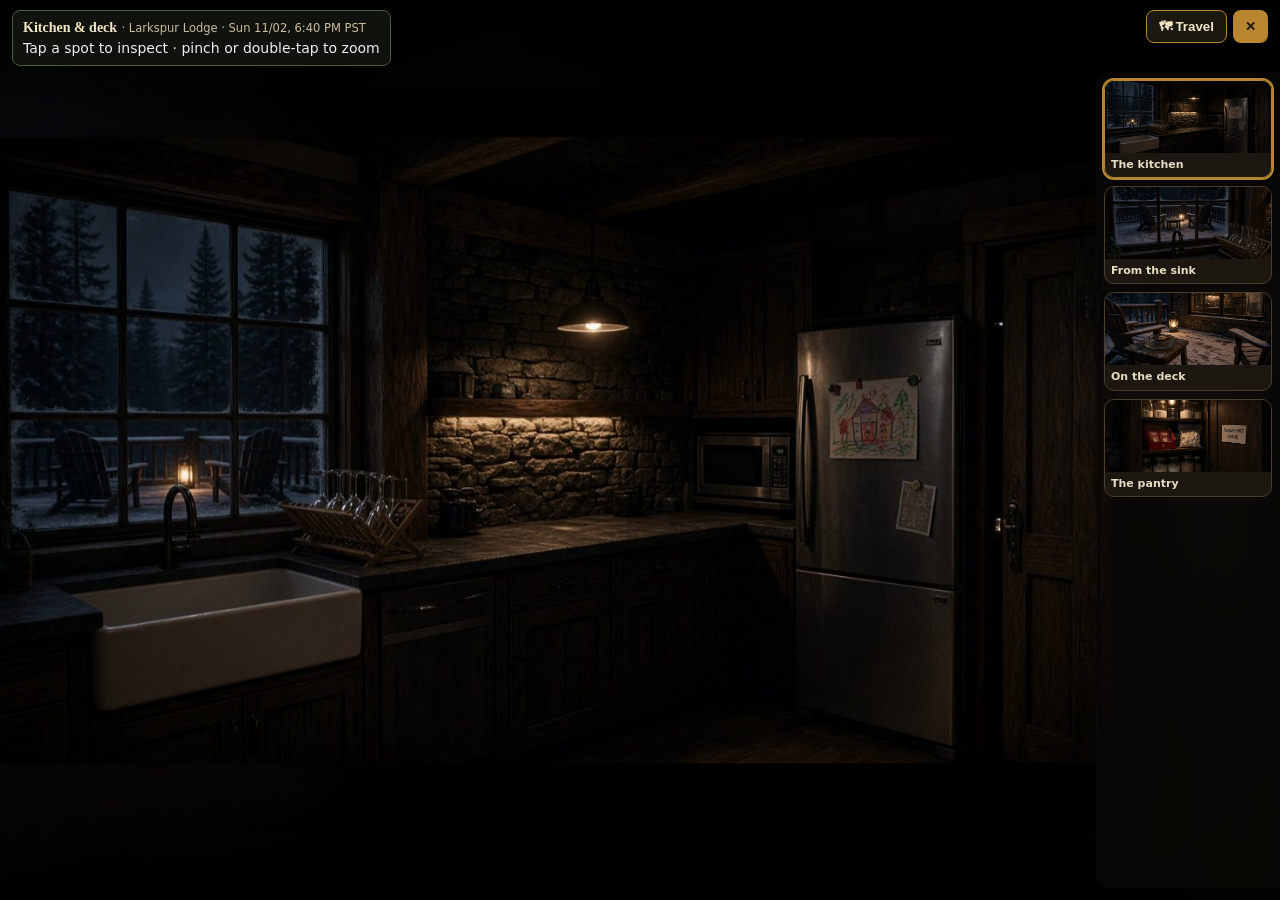
<file: case/places/place.html>
<!doctype html>
<html lang="en">
<head>
<meta charset="utf-8">
<meta name="viewport" content="width=device-width,initial-scale=1,maximum-scale=1,user-scalable=no">
<title>Walkthrough · The Extra Hour</title>
<style>
html,body{margin:0;height:100%;background:#0d0b09;color:#eee;font:14px/1.45 Inter,system-ui,sans-serif;overflow:hidden;touch-action:none;-webkit-user-select:none;user-select:none}
#bgblur{position:fixed;inset:0;background:#0d0b09 center/cover no-repeat;filter:blur(28px) saturate(.9) brightness(.32);transform:scale(1.12);pointer-events:none;z-index:0}
#stage{position:fixed;inset:0;overflow:hidden;cursor:grab;z-index:1}
#stage.drag{cursor:grabbing}
#scene{position:absolute;left:0;top:0;transform-origin:0 0;will-change:transform;line-height:0}
#scene img.view{display:block;width:100%;height:auto;pointer-events:none;-webkit-user-drag:none;box-shadow:0 8px 40px rgba(0,0,0,.55)}
#hots{position:absolute;inset:0;pointer-events:none}
.hot{position:absolute;border:0;padding:0;background:transparent;cursor:pointer;border-radius:10px;pointer-events:auto;-webkit-tap-highlight-color:transparent}
.hot:focus-visible{outline:2px solid #b8862f;outline-offset:2px}
@media(hover:hover){.hot:hover{background:rgba(184,134,47,.18);box-shadow:inset 0 0 0 1px rgba(243,215,120,.45)}}
body.hint .hot.clue{box-shadow:0 0 0 1px rgba(243,215,120,.4);background:rgba(184,134,47,.1);animation:shimmer 2.4s ease-in-out infinite}
@keyframes shimmer{0%,100%{box-shadow:0 0 0 1px rgba(243,215,120,.28),0 0 0 0 rgba(217,164,65,0)}50%{box-shadow:0 0 0 3px rgba(243,215,120,.75),0 0 18px 3px rgba(217,164,65,.5)}}
#hud{position:fixed;left:12px;top:10px;right:12px;display:flex;justify-content:space-between;align-items:flex-start;pointer-events:none;gap:8px;z-index:5}
#hud .t{background:rgba(20,24,16,.82);border:1px solid #4a5a3c;padding:6px 10px;border-radius:8px;pointer-events:auto;font-size:12.5px;max-width:min(440px,calc(100% - 88px))}
#hud .t b{color:#f3e7c6;font-family:Georgia,serif}
#close{pointer-events:auto;background:#b8862f;color:#1a1209;border:none;border-radius:8px;padding:8px 12px;font-weight:700;cursor:pointer}
#panel{box-sizing:border-box;position:fixed;left:12px;right:12px;bottom:108px;width:auto;max-width:380px;margin:0 auto;max-height:42vh;overflow:auto;background:rgba(246,240,224,.97);color:#1d1a16;border-radius:10px;box-shadow:0 10px 40px rgba(0,0,0,.6);padding:14px 16px;display:none;z-index:6}
#panel.on{display:block}
#panel h3{margin:0 0 6px;font-family:Georgia,serif;font-size:17px}
#panel .tag{font:600 10px ui-monospace,monospace;letter-spacing:1px;color:#7a1c12}
#panel p{margin:6px 0}
#panel .row{display:flex;gap:6px;flex-wrap:wrap;margin-top:8px}
#panel button{border:1px solid #6b5a3e;background:#fff;border-radius:16px;padding:6px 12px;font-size:12.5px;cursor:pointer}
#panel button.pri{background:#2b2218;color:#f3e7c6}
#panel .x{position:absolute;right:8px;top:6px;border:none;background:none;font-size:18px;cursor:pointer;color:#1d1a16}
#bar{position:fixed;left:0;right:0;bottom:0;display:flex;gap:8px;align-items:stretch;overflow-x:auto;padding:8px 12px calc(10px + env(safe-area-inset-bottom));background:linear-gradient(transparent,rgba(0,0,0,.82) 28%);scrollbar-width:none;z-index:5}
#bar::-webkit-scrollbar{display:none}
#bar button{flex:none;display:flex;flex-direction:column;width:112px;background:rgba(30,25,19,.92);color:#e6dcc3;border:1px solid #4a3d2c;border-radius:10px;padding:0;overflow:hidden;cursor:pointer;font:600 11px/1.2 Inter,system-ui,sans-serif}
#bar button img{display:block;width:100%;height:56px;object-fit:cover}
#bar button span{padding:5px 6px 6px}
#bar button.on{border-color:#b8862f;box-shadow:0 0 0 2px #b8862f}
#toast{position:fixed;left:50%;top:108px;transform:translateX(-50%);background:#2b2218;color:#f3e7c6;padding:10px 16px;border-radius:8px;display:none;z-index:8;max-width:min(320px,86vw);text-align:center;box-shadow:0 8px 24px rgba(0,0,0,.55);font:600 13.5px/1.35 Inter,system-ui,sans-serif}
#banner{display:none;position:fixed;left:12px;right:12px;bottom:108px;text-align:center;pointer-events:none;font:600 10px/1.3 ui-monospace,monospace;color:#d7c89a;text-shadow:0 1px 4px #000;letter-spacing:.04em;z-index:3}
#nav{position:fixed;top:46%;left:0;right:0;transform:translateY(-50%);display:flex;justify-content:space-between;pointer-events:none;padding:0 6px;z-index:4}
#nav button{pointer-events:auto;width:40px;height:40px;border:0;border-radius:50%;background:rgba(20,16,12,.62);color:#f3e7c6;font-size:22px;cursor:pointer}
#load{position:fixed;inset:0;display:flex;align-items:center;justify-content:center;background:#1a1610;color:#cbbd9c;font-family:Georgia,serif;font-size:18px;z-index:9}
#hintchip{display:none;margin-top:4px;color:#f3e7c6}
body.hint #hintchip{display:block}
@media(max-width:700px){
  #hud .t{font-size:12px;padding:5px 8px;max-width:calc(100% - 80px)}
  #bar{gap:6px;padding:8px 8px 8px;justify-content:center;bottom:auto;background:rgba(12,10,8,.88)}
  #bar button{width:calc((100vw - 34px) / 4)}
  #bar button img{height:46px}
  #bar button span{font-size:10px;padding:4px 3px 5px;white-space:nowrap;overflow:hidden;text-overflow:ellipsis}
  #banner{display:none;display:none}
  #toast{top:120px}
  #nav{transform:translateY(-50%);display:none!important}
  #panel{display:block;left:0;right:0;width:auto;max-width:none;margin:0;bottom:0;max-height:none;border-radius:16px 16px 0 0;padding:16px 18px calc(16px + env(safe-area-inset-bottom));box-shadow:0 -8px 28px rgba(0,0,0,.35)}
  #panel.idle{background:rgba(246,240,224,.94)}
  #panel.idle .x{display:none}
  #panel.idle .tag{color:#6b5a3e}
}
@media(min-width:900px) and (orientation:landscape){
  #bar{left:auto;width:168px;top:72px;bottom:12px;flex-direction:column;overflow-y:auto;overflow-x:hidden;padding:8px;background:rgba(12,10,8,.62);border-radius:12px 0 0 12px;right:0}
  #bar button{width:100%}
  #bar button img{height:72px}
  #panel{left:auto;right:188px;bottom:24px;width:min(400px,calc(100% - 220px));margin:0;max-width:none}
  #banner{display:none;display:block;bottom:16px;right:180px;left:12px;text-align:left}
  #hud .t{font-size:14px}
  #nav{display:none}
  #toast{top:84px}
}

#hud .btns{display:flex;gap:6px;pointer-events:auto}
#travel{white-space:nowrap;pointer-events:auto;background:rgba(30,25,19,.92);color:#f3e7c6;border:1px solid #b8862f;border-radius:8px;padding:8px 12px;font-weight:700;cursor:pointer}
#hud .sub{color:#cbbd9c;font-size:11.5px}
#vign{position:fixed;inset:0;pointer-events:none;z-index:2;background:radial-gradient(ellipse at 50% 45%,transparent 55%,rgba(0,0,0,.5) 100%)}
#snow{position:fixed;inset:0;pointer-events:none;z-index:2;display:none}
#tmenu{position:fixed;inset:0;z-index:20;background:rgba(8,7,6,.94);display:none;overflow:auto;padding:18px 14px 30px;box-sizing:border-box}
#tmenu.on{display:block}
#tmenu h2{font:600 20px Georgia,serif;color:#f3e7c6;margin:4px 0 2px}
#tmenu .lede{color:#b9ab8a;font-size:13px;margin:0 0 12px}
#tmenu .grid{display:grid;grid-template-columns:repeat(auto-fill,minmax(230px,1fr));gap:12px;max-width:1100px}
#tmenu .card{position:relative;display:block;text-align:left;background:#17130f;border:1px solid #4a3d2c;border-radius:12px;overflow:hidden;color:#eadfc4;cursor:pointer;padding:0;font:inherit}
#tmenu .card img{display:block;width:100%;aspect-ratio:16/9;object-fit:cover;filter:saturate(.9)}
#tmenu .card b{display:block;padding:8px 10px 0;font:600 15px Georgia,serif;color:#f3e7c6}
#tmenu .card span{display:block;padding:2px 10px 10px;font-size:11.5px;color:#b9ab8a}
#tmenu .card.here{border-color:#b8862f;box-shadow:0 0 0 2px #b8862f}
#tmenu .card .badge{position:absolute;right:8px;top:8px;background:rgba(20,16,12,.85);border:1px solid #b8862f;color:#f3e7c6;border-radius:12px;padding:2px 8px;font-size:11px}
#tmenu .x{position:fixed;right:14px;top:12px;background:#b8862f;color:#1a1209;border:0;border-radius:8px;padding:8px 12px;font-weight:700;cursor:pointer}
#tmenu svg{max-width:1100px;width:100%;height:auto;margin:4px 0 14px;display:block}
@media(max-width:480px){#travel{padding:7px 9px;font-size:12px}#close{padding:7px 10px}}
#panel .rel{font-size:12px;color:#555;margin-top:6px}
.hot.ev::after{content:'';position:absolute;left:50%;top:50%;width:16px;height:16px;margin:-8px 0 0 -8px;border-radius:50%;background:radial-gradient(circle,#ffe7a3 0 30%,#e0a83a 60%,rgba(224,168,58,0) 72%);box-shadow:0 0 10px 3px rgba(232,184,74,.55);animation:evp 1.8s ease-in-out infinite;pointer-events:none}
@keyframes evp{0%,100%{transform:scale(.8);opacity:.75}50%{transform:scale(1.15);opacity:1}}
#panel button.ev{background:#e8b84a;border-color:#8a6420;color:#1a1209;font-weight:700}
#panel .evline{font:600 12px Inter,system-ui,sans-serif;color:#6b4a12;margin-top:6px}
#tmenu .card .badge2{position:absolute;left:8px;top:8px;background:rgba(20,16,12,.85);border:1px solid #e8b84a;color:#ffe7a3;border-radius:12px;padding:2px 8px;font-size:11px}
#pc{position:fixed;inset:0;z-index:30;background:rgba(6,6,8,.9);display:none;padding:14px;box-sizing:border-box}
#pc.on{display:flex;align-items:center;justify-content:center}
#pc .list,#pc .read,#pc .tabs{touch-action:pan-x pan-y;-webkit-overflow-scrolling:touch}
#pc .read{-webkit-user-select:text;user-select:text}
#pc .win{width:min(1180px,100%);height:min(760px,100%);background:#1b1d22;border:1px solid #3b3f48;border-radius:10px;box-shadow:0 20px 60px rgba(0,0,0,.7);display:flex;flex-direction:column;overflow:hidden;color:#dfe3ea;font:13px/1.4 Inter,system-ui,sans-serif}
#pc .tb{display:flex;justify-content:space-between;align-items:center;gap:8px;padding:8px 12px;background:#101216;border-bottom:1px solid #2c3038;font-size:12px;color:#9aa3b2}
#pc .tb button{white-space:nowrap;background:#b8862f;color:#1a1209;border:0;border-radius:6px;padding:6px 10px;font-weight:700;cursor:pointer}
#pc .tabs{display:flex;gap:4px;padding:6px 8px;background:#15171c;border-bottom:1px solid #2c3038;overflow-x:auto;scrollbar-width:none}
#pc .tabs button{flex:none;background:transparent;color:#c5ccd8;border:1px solid transparent;border-radius:6px;padding:7px 11px;cursor:pointer;font:600 12.5px Inter,system-ui,sans-serif}
#pc .tabs button.on{background:#2a2f3a;border-color:#4a5163;color:#fff}
#pc .body{flex:1;display:flex;min-height:0}
#pc .list{width:36%;min-width:220px;border-right:1px solid #2c3038;overflow:auto}
#pc .it{display:block;width:100%;text-align:left;background:transparent;border:0;border-bottom:1px solid #262a32;color:#dfe3ea;padding:10px 12px;cursor:pointer;font:inherit}
#pc .it.on{background:#26303f}
#pc .it small{display:block;color:#8e97a6;font-size:11px}
#pc .it b{display:block;font-weight:600;color:#fff;margin:1px 0}
#pc .it .dot{display:inline-block;width:8px;height:8px;border-radius:50%;background:#e8b84a;margin-right:6px;box-shadow:0 0 6px #e8b84a}
#pc .read{flex:1;min-width:0;min-height:0;overflow:auto;padding:12px;background:#22252b}
#pc .win{max-width:100vw}#pc .tb span{min-width:0;overflow:hidden;text-overflow:ellipsis;white-space:nowrap}
#pc .acts{display:flex;gap:8px;flex-wrap:wrap;margin:0 0 10px}
#pc .acts button{border:1px solid #6b5a3e;background:#f6f0e0;color:#1d1a16;border-radius:16px;padding:7px 13px;font:600 12.5px Inter,system-ui,sans-serif;cursor:pointer}
#pc .acts button.ev{background:#e8b84a;border-color:#8a6420}
#pc .empty{color:#8e97a6;padding:24px;text-align:center}
@media(max-width:700px){#pc{padding:0}#pc .win{height:100%;border-radius:0}#pc .body{flex-direction:column}#pc .list{width:auto;min-width:0;max-height:34%;border-right:0;border-bottom:1px solid #2c3038}}
</style>
</head>
<body>
<div id="load">Travelling…</div>
<div id="bgblur"></div>
<div id="stage"><div id="scene"><img class="view" id="photo" alt=""><div id="hots"></div></div></div>
<div id="vign"></div><canvas id="snow"></canvas>
<div id="hud"><div class="t"><b id="ltitle"></b> <span class="sub" id="lsub"></span><br><span id="help">Tap a spot to inspect · pinch or double-tap to zoom</span><span id="hintchip">A faint shimmer marks things worth a closer look.</span></div><div class="btns"><button id="travel" type="button">🗺 Travel</button><button id="close" type="button">✕</button></div></div>
<div id="nav"><button id="prev" type="button" aria-label="Previous view">‹</button><button id="next" type="button" aria-label="Next view">›</button></div>
<div id="panel"><button class="x" id="px" type="button" aria-label="Close inspect">×</button><div class="tag" id="ptag"></div><h3 id="pt"></h3><div id="pb"></div><div class="row" id="pr"></div></div>
<div id="bar"></div>
<div id="toast"></div>
<div id="pc"><div class="win"><div class="tb"><span id="pchead">🖥</span><button id="pcx" type="button">✕ Log off</button></div><div class="tabs" id="pctabs"></div><div class="body"><div class="list" id="pclist"></div><div class="read" id="pcread"></div></div></div></div>
<div id="banner"></div>
<div id="tmenu"><button class="x" id="tx" type="button">✕ Back</button><h2>Where to, Detective?</h2><p class="lede">Every place you can visit. Much of the evidence is out here, not in the file. Look around and tap anything interesting.</p><div id="tmap"></div><div class="grid" id="tgrid"></div></div>
<script src="data.js"></script>
<script>
const P=parent!==window?parent:null;
const params=new URLSearchParams(location.search);
const D=window.PLACES; let LOC=params.get('loc'); if(!D.locs[LOC])LOC='kitchen';
const L=D.locs[LOC], VIEWS=L.views, ORDER=L.order, INFO=L.info, META=D.meta[LOC];
if(params.get('hint')==='1')document.body.classList.add('hint');
function $(s){return document.querySelector(s)}
$('#ltitle').textContent=META.t; $('#lsub').textContent='· '+META.sub; $('#load').textContent='Travelling to '+META.t+'…'; document.title=META.t+' · The Extra Hour';
const scene=$('#scene'), photo=$('#photo'), stage=$('#stage'), hots=$('#hots'), bg=$('#bgblur');
function desk(){return matchMedia('(min-width:900px) and (orientation:landscape)').matches}
function vp(){if(desk())return{x:0,y:0,W:innerWidth-168,H:innerHeight};const hud=96;return{x:0,y:hud,W:innerWidth,H:Math.max(200,innerWidth*9/16+8)}}
let view=ORDER[0], scale=1, tx=0, ty=0, baseW=0, baseH=0;
function logged(id){try{return !!(P&&P.__whitObs&&P.__whitObs(id))}catch(e){return false}}
const EVID=D.EVID||{};
function found(id){try{return !!(P&&P.__whitFound&&P.__whitFound(id))}catch(e){return false}}
function avail(id){return !EVID[id]||found(id)}
function dtitle(id){try{const t=P.document.getElementById('d-'+id);return t?t.dataset.t.replace(/&amp;/g,'&'):''}catch(e){return ''}}
function hotEv(h){if((INFO[h.k]||{}).pc&&L.pc){const a=[];L.pc.tabs.forEach(t=>(t.items||[]).forEach(i=>{if(i.doc&&EVID[i.doc])a.push(i.doc)}));return a}return (h.ev||(INFO[h.k]||{}).ev||[])}
function evCount(loc){const L2=D.locs[loc];if(!L2)return[0,0];const ids=new Set();Object.values(L2.views).forEach(v=>v.hots.forEach(h=>(h.ev||[]).forEach(i=>ids.add(i))));if(L2.pc)L2.pc.tabs.forEach(t=>(t.items||[]).forEach(i=>{if(i.doc&&EVID[i.doc])ids.add(i.doc)}));const a=[...ids];return [a.filter(found).length,a.length]}
function post(m){if(P)P.postMessage(Object.assign({src:'place'},m),location.origin)}
function toast(s){const t=$('#toast');t.textContent=s;t.style.display='block';clearTimeout(t._h);t._h=setTimeout(()=>t.style.display='none',2400)}
function layout(){
  const {W,H}=vp();
  const imgW=photo.naturalWidth||1280, imgH=photo.naturalHeight||720;
  const fit=Math.min(W/imgW, H/imgH);
  baseW=imgW*fit; baseH=imgH*fit;
  scene.style.width=baseW+'px';
  apply();
}
function clamp(){
  const {x,y,W,H}=vp();
  const w=baseW*scale, h=baseH*scale;
  if(w<=W) tx=x+(W-w)/2; else tx=Math.min(x, Math.max(x+W-w, tx));
  if(h<=H) ty=y+(desk()?(H-h)/2:6); else ty=Math.min(y, Math.max(y+H-h, ty));
}
function apply(){clamp();scene.style.transform=`translate(${tx}px,${ty}px) scale(${scale})`;placeChrome()}
function placeChrome(){
  const bar=$('#bar'), panel=$('#panel'), nav=$('#nav');
  if(desk()){bar.style.top='';bar.style.bottom='';panel.style.top='';panel.style.bottom='';nav.style.top='';return}
  const photoBottom=Math.round(ty+baseH*scale);
  bar.style.top=(photoBottom+6)+'px';
  bar.style.bottom='auto';
  const barH=bar.getBoundingClientRect().height||96;
  panel.style.top=Math.round(photoBottom+6+barH)+'px';
  panel.style.bottom='0';
  panel.style.maxHeight='none';
  nav.style.top=Math.round(ty+baseH*scale/2)+'px';
}
function zoomAt(cx,cy,next){
  const prev=scale; scale=Math.max(1, Math.min(4.2, next));
  const r=scale/prev; tx=cx-(cx-tx)*r; ty=cy-(cy-ty)*r; apply();
}

function showView(id){
  if(!VIEWS[id])return; view=id; closePanel();
  const v=VIEWS[id];
  scale=1; tx=0; ty=0;
  photo.src=v.file; snowOn(!!v.snow); photo.alt=v.t;
  bg.style.backgroundImage=`url("${v.file}")`;
  function syncBar(){$('#bar').querySelectorAll('button').forEach(b=>b.classList.toggle('on',b.dataset.k===view))}
  syncBar();
  photo.onload=()=>{if(photo.getAttribute('src')!==VIEWS[view].file)return;layout();drawHots();$('#load').style.display='none'};
  if(photo.complete&&photo.naturalWidth){layout();drawHots();$('#load').style.display='none'}
}
function drawHots(){
  const v=VIEWS[view];
  hots.innerHTML=v.hots.map(h=>`<button type="button" class="hot${h.clue?' clue':''}" data-k="${h.k}" style="left:${h.l}%;top:${h.t}%;width:${h.w}%;height:${h.h}%" aria-label="${h.label}"></button>`).join('');
}
function inspect(key){
  const h=(VIEWS[view].hots.find(x=>x.k===key)||{});
  const i=Object.assign({},INFO[key]||{}); if(h.go)i.go=h.go; if(h.obs)i.obs=h.obs; if(h.ev)i.ev=h.ev;
  if(!i.t)return;
  $('#ptag').textContent='INSPECTING'; $('#pt').textContent=i.t; $('#pb').innerHTML='<p>'+i.d+'</p>'+((i.ex||[]).filter(avail).length?'<div class="rel">Related exhibits: '+i.ex.filter(avail).join(', ')+'</div>':'');
  const row=$('#pr'); row.innerHTML='';
  if(i.pc){const b=document.createElement('button'); b.className='pri'; b.textContent='🖥 Use the computer'; b.onclick=openPC; row.appendChild(b)}
  (i.ev||[]).forEach(id=>{const b=document.createElement('button'); const done=found(id); const tt=dtitle(id); b.className=done?'':'ev'; b.textContent=done?'✓ '+id+' is in your Case Files':'📁 Collect exhibit '+id+(tt?': '+tt:'');
    b.onclick=()=>{if(found(id)){post({t:'pin',id});toast(id+' pinned to your board');return} post({t:'found',id}); if(!P){toast('Open this from the case file to collect evidence');return} toast('Collected! Exhibit '+id+' is now in your Case Files and pinned'); b.className=''; b.textContent='✓ '+id+' is in your Case Files'; drawHots()}; row.appendChild(b)});
  if(i.go&&i.go!==view){const b=document.createElement('button'); b.className='pri'; b.textContent='🔎 Look closer'; b.onclick=()=>showView(i.go); row.appendChild(b)}
  if(i.obs){const b=document.createElement('button'); b.className='pri'; const done=logged(i.obs); b.textContent=done?'✓ Logged as '+i.obs:'📝 Log observation '+i.obs;
    b.onclick=()=>{const was=logged(i.obs); post({t:'obs',id:i.obs}); if(!P)toast('Open this from the case file to log observations'); else toast(was?'Already logged: '+i.obs:'New exhibit '+i.obs+' logged and pinned'); b.textContent='✓ Logged as '+i.obs}; row.appendChild(b)}
  (i.ex||[]).filter(avail).forEach(id=>{const b=document.createElement('button'); b.textContent='📌 Pin '+id; b.onclick=()=>post({t:'pin',id}); row.appendChild(b)});
  $('#panel').classList.remove('idle'); $('#panel').classList.add('on');
}
function idleDock(){
  $('#ptag').textContent=META.t.toUpperCase();
  $('#pt').textContent=VIEWS[view].t;
  const ec=evCount(LOC); $('#pb').innerHTML='<p>'+L.idle+'</p>';
  $('#pr').innerHTML='';
  $('#panel').classList.remove('on');
  $('#panel').classList.add('idle');
}
function closePanel(){
  if(!desk()){idleDock();return}
  $('#panel').classList.remove('on');
}
function step(d){showView(ORDER[(ORDER.indexOf(view)+d+ORDER.length)%ORDER.length])}

$('#bar').innerHTML=ORDER.map(k=>`<button type="button" data-k="${k}"><img src="${VIEWS[k].file}" alt=""><span>${VIEWS[k].t}</span></button>`).join('');
$('#bar').onclick=e=>{const b=e.target.closest('button'); if(b)showView(b.dataset.k)};
$('#prev').onclick=()=>step(-1); $('#next').onclick=()=>step(1);
$('#px').onclick=closePanel; $('#close').onclick=()=>post({t:'close'});

const pointers=new Map();
let lastTap=0, lastTapX=0, lastTapY=0, down=null, moved=false, pinch0=null, hotKey=null;
stage.addEventListener('pointerdown',e=>{
  stage.setPointerCapture(e.pointerId);
  pointers.set(e.pointerId,{x:e.clientX,y:e.clientY});
  down={x:e.clientX,y:e.clientY}; moved=false; stage.classList.add('drag');
  hotKey=e.target.classList&&e.target.classList.contains('hot')?e.target.dataset.k:null;
  if(pointers.size===2){const [a,b]=[...pointers.values()]; pinch0={d:Math.hypot(a.x-b.x,a.y-b.y),s:scale,cx:(a.x+b.x)/2,cy:(a.y+b.y)/2}}
});
stage.addEventListener('pointermove',e=>{
  if(!pointers.has(e.pointerId))return;
  const prev=pointers.get(e.pointerId);
  pointers.set(e.pointerId,{x:e.clientX,y:e.clientY});
  if(pointers.size===2&&pinch0){const [a,b]=[...pointers.values()]; const d=Math.hypot(a.x-b.x,a.y-b.y); zoomAt(pinch0.cx,pinch0.cy, pinch0.s*(d/Math.max(1,pinch0.d))); moved=true; return}
  if(down&&pointers.size===1){
    const dx=e.clientX-down.x, dy=e.clientY-down.y;
    if(Math.hypot(dx,dy)>8)moved=true;
    if(moved){tx+=e.clientX-prev.x; ty+=e.clientY-prev.y; apply()}
  }
});
function endPtr(e){
  pointers.delete(e.pointerId); pinch0=null; stage.classList.remove('drag');
  if(e.type==='pointerup'&&down&&!moved&&pointers.size===0){
    const now=performance.now();
    if(now-lastTap<320&&Math.hypot(e.clientX-lastTapX,e.clientY-lastTapY)<28){
      if(scale>1.2){scale=1;tx=0;ty=0;layout()} else zoomAt(e.clientX,e.clientY,2.3);
      lastTap=0;
    } else {
      lastTap=now; lastTapX=e.clientX; lastTapY=e.clientY;
      if(hotKey) inspect(hotKey); else closePanel();
    }
  }
  down=null; hotKey=null;
}
stage.addEventListener('pointerup',endPtr);
stage.addEventListener('pointercancel',endPtr);
stage.addEventListener('wheel',e=>{e.preventDefault(); zoomAt(e.clientX,e.clientY, scale*(e.deltaY>0?0.88:1.14))},{passive:false});
addEventListener('resize',layout);
addEventListener('keydown',e=>{if(e.key==='Escape'&&$('#pc').classList.contains('on')){closePC();return} if($('#pc').classList.contains('on'))return; if(e.key==='Escape'){if($('#tmenu').classList.contains('on'))$('#tmenu').classList.remove('on'); else if($('#panel').classList.contains('on'))closePanel(); else post({t:'close'})} if(e.key==='ArrowRight')step(1); if(e.key==='ArrowLeft')step(-1)});
window.addEventListener('message',e=>{if(e.origin!==location.origin)return; const m=e.data; if(m&&m.t==='hint')document.body.classList.toggle('hint',!!m.on)});


// ---- travel menu ----
function cnt(loc){const ids=Object.keys(D.OBS).filter(id=>Object.values(D.locs[loc]?D.locs[loc].views:{}).some(v=>v.hots.some(h=>h.obs===id)));return [ids.filter(logged).length,ids.length]}
function studyEv(){const a=Object.keys(EVID).filter(i=>EVID[i].includes('study'));return [a.filter(found).length,a.length]}
function travelMenu(){
  $('#tmap').innerHTML=`<svg viewBox="0 0 900 150" xmlns="http://www.w3.org/2000/svg" aria-label="Map"><rect width="900" height="150" rx="12" fill="#14110d" stroke="#3a3024"/>
  <path d="M120 75 C 300 30, 420 120, 560 72 S 760 40, 800 80" fill="none" stroke="#6b5a3e" stroke-width="3" stroke-dasharray="7 6"/>
  <g font-family="Georgia,serif" fill="#f3e7c6" font-size="15"><circle cx="120" cy="75" r="9" fill="#b8862f"/><text x="120" y="108" text-anchor="middle">Larkspur Lodge</text><text x="120" y="126" text-anchor="middle" font-size="11" fill="#b9ab8a">Lake Arrowhead · study, kitchen, mudroom</text>
  <path d="M120 75 L 285 36" stroke="#6b5a3e" stroke-width="2" stroke-dasharray="4 5"/><circle cx="290" cy="34" r="7" fill="#9a7a3a"/><text x="300" y="22" font-size="13">Whitcombe HQ</text><text x="300" y="52" font-size="11" fill="#b9ab8a">Blue Jay · 10 min</text>
  <circle cx="470" cy="85" r="7" fill="#8a7350"/><text x="470" y="62" text-anchor="middle">Rim Fuel &amp; Market</text><text x="470" y="112" text-anchor="middle" font-size="11" fill="#b9ab8a">Running Springs · 15 min</text>
  <circle cx="800" cy="80" r="7" fill="#5f7a80"/><text x="800" y="58" text-anchor="middle">Coroner &amp; crime lab</text><text x="800" y="108" text-anchor="middle" font-size="11" fill="#b9ab8a">San Bernardino · ~45 min</text></g></svg>`;
  $('#tgrid').innerHTML=D.order.map(k=>{const m=D.meta[k];const c=m.three?[['V1','V2','V3','V4'].filter(logged).length,4]:cnt(k);return `<button class="card${k===LOC?' here':''}" data-k="${k}" type="button"><img src="${m.thumb}" alt=""><b>${m.t}${k===LOC?' · you are here':''}</b><span>${m.sub}</span></button>`}).join('');
  $('#tmenu').classList.add('on');
}
$('#travel').onclick=travelMenu; $('#tx').onclick=()=>$('#tmenu').classList.remove('on');
$('#tgrid').onclick=e=>{const b=e.target.closest('.card'); if(!b)return; const k=b.dataset.k; if(k===LOC){$('#tmenu').classList.remove('on');return}
  if(D.meta[k].three){post({t:'study'}); if(!P)location.href='../study3d.html'; return}
  const q=new URLSearchParams(location.search); q.set('loc',k); location.replace('place.html?'+q.toString())};

// ---- the office computer ----
let pcTab=0,pcSel=-1,pcCSS=null;
function getCSS(){if(pcCSS!==null)return pcCSS;pcCSS='';try{pcCSS=[...P.document.querySelectorAll('style')].map(x=>x.textContent).join('\n').replace(/:root/g,':host');[...P.document.querySelectorAll('link[rel=stylesheet]')].forEach(l=>{if(!document.querySelector('link[href="'+l.href+'"]')){const n=document.createElement('link');n.rel='stylesheet';n.href=l.href;document.head.appendChild(n)}})}catch(e){}return pcCSS}
function docHTML(id){try{const t=P.document.getElementById('d-'+id);return t?t.innerHTML:''}catch(e){return ''}}
function paper(html){const host=document.createElement('div');host.style.cssText='display:block;padding:6px 4px 18px';const sh=host.attachShadow({mode:'open'});sh.innerHTML='<style>'+getCSS()+'\n:host{color:#1d1a16} .memo{transform:none!important} #vbody{max-width:860px;margin:0 auto;overflow-x:auto} #vbody table{max-width:100%}</style><div id="vbody">'+html+'</div>';return host}
function openPC(){const pc=L.pc;if(!pc)return;$('#pchead').textContent='🖥 '+pc.host+' · signed in as '+pc.user+' · Mon 11/03, 6:20 PM';$('#pc').classList.add('on');pcTab=0;drawPC()}
function closePC(){$('#pc').classList.remove('on');drawHots();if(!desk())idleDock()}
function drawPC(){const pc=L.pc;$('#pctabs').innerHTML=pc.tabs.map((t,i)=>`<button type="button" data-i="${i}" class="${i===pcTab?'on':''}">${t.t}</button>`).join('');
 const T=pc.tabs[pcTab];pcSel=-1;
 if(T.obs){$('#pclist').innerHTML='';$('#pclist').style.display='none';showObs(T.obs);return}
 $('#pclist').style.display='';$('#pclist').innerHTML=T.items.map((it,i)=>`<button type="button" class="it" data-i="${i}"><small>${it.f} · ${it.d}</small><b>${it.who}</b>${it.s}</button>`).join('');
 $('#pcread').innerHTML='<div class="empty">Select an item.</div>';if(desk())showItem(0)}
function showObs(id){const r=$('#pcread');r.innerHTML='';const a=document.createElement('div');a.className='acts';const b=document.createElement('button');const done=logged(id);b.className=done?'':'ev';b.textContent=done?'✓ Logged as '+id:'📝 Log as observation '+id;b.onclick=()=>{post({t:'obs',id});if(!P){toast('Open this from the case file to log observations');return}toast(done?'Already logged: '+id:'New exhibit '+id+' logged and pinned');b.className='';b.textContent='✓ Logged as '+id};a.appendChild(b);r.appendChild(a);r.appendChild(paper(D.OBS[id][1]))}
function showItem(i){const it=L.pc.tabs[pcTab].items[i];if(!it)return;pcSel=i;$$('#pclist .it').forEach(b=>b.classList.toggle('on',+b.dataset.i===i));const r=$('#pcread');r.innerHTML='';r.scrollTop=0;
 const a=document.createElement('div');a.className='acts';
 if(it.doc){const id=it.doc;const b=document.createElement('button');const lock=EVID[id]&&!found(id);b.className=lock?'ev':'';b.textContent=lock?'📁 Collect as exhibit '+id:(EVID[id]?'✓ '+id+' is in your Case Files · 📌 Pin':'📌 Already in your Case Files as '+id+' · Pin');
  b.onclick=()=>{if(!P){toast('Open this from the case file to collect evidence');return} if(EVID[id]&&!found(id)){post({t:'found',id});toast('Collected! Exhibit '+id+' is now in your Case Files and pinned');b.className='';b.textContent='✓ '+id+' is in your Case Files · 📌 Pin';const d=$('#pclist .it.on .dot');if(d)d.remove()}else{post({t:'pin',id});toast(id+' pinned to your board')}};a.appendChild(b)}
 r.appendChild(a);
 if(it.doc){const h=docHTML(it.doc);r.appendChild(paper(h||'<div class="memo"><p>Open this location from the case file to read it.</p></div>'))}
 else r.appendChild(paper('<div class="memo"><p><b>From:</b> '+it.who+'<br><b>Subject:</b> '+it.s+'<br><b>Date:</b> '+it.d+'</p>'+it.html+'</div>'))}
function $$(q){return [...document.querySelectorAll(q)]}
$('#pctabs').onclick=e=>{const b=e.target.closest('button');if(!b)return;pcTab=+b.dataset.i;drawPC()};
$('#pclist').onclick=e=>{const b=e.target.closest('.it');if(b)showItem(+b.dataset.i)};
$('#pcx').onclick=closePC;
// ---- light snow on outdoor views ----
const sc=$('#snow'),sx=sc.getContext('2d');let flakes=[],snowRun=false;
function snowOn(on){sc.style.display=on?'block':'none';if(on&&!snowRun){snowRun=true;sc.width=innerWidth;sc.height=innerHeight;flakes=Array.from({length:Math.round(innerWidth/9)},()=>({x:Math.random()*innerWidth,y:Math.random()*innerHeight,r:.6+Math.random()*1.6,s:.3+Math.random()*.8,d:Math.random()*6}));requestAnimationFrame(snowTick)} if(!on)snowRun=false}
function snowTick(t){if(!snowRun)return;sx.clearRect(0,0,sc.width,sc.height);sx.fillStyle='rgba(235,240,245,.55)';for(const f of flakes){f.y+=f.s;f.x+=Math.sin(t/1400+f.d)*.3;if(f.y>sc.height){f.y=-4;f.x=Math.random()*sc.width}sx.beginPath();sx.arc(f.x,f.y,f.r,0,6.283);sx.fill()}requestAnimationFrame(snowTick)}
addEventListener('resize',()=>{sc.width=innerWidth;sc.height=innerHeight});
showView(params.get('view')&&VIEWS[params.get('view')]?params.get('view'):ORDER[0]);
setTimeout(()=>{$('#load').style.display='none'},1500);
window.__place={showView,inspect,VIEWS,LOC,travelMenu,ready:true};
</script>
</body>
</html>
</file>
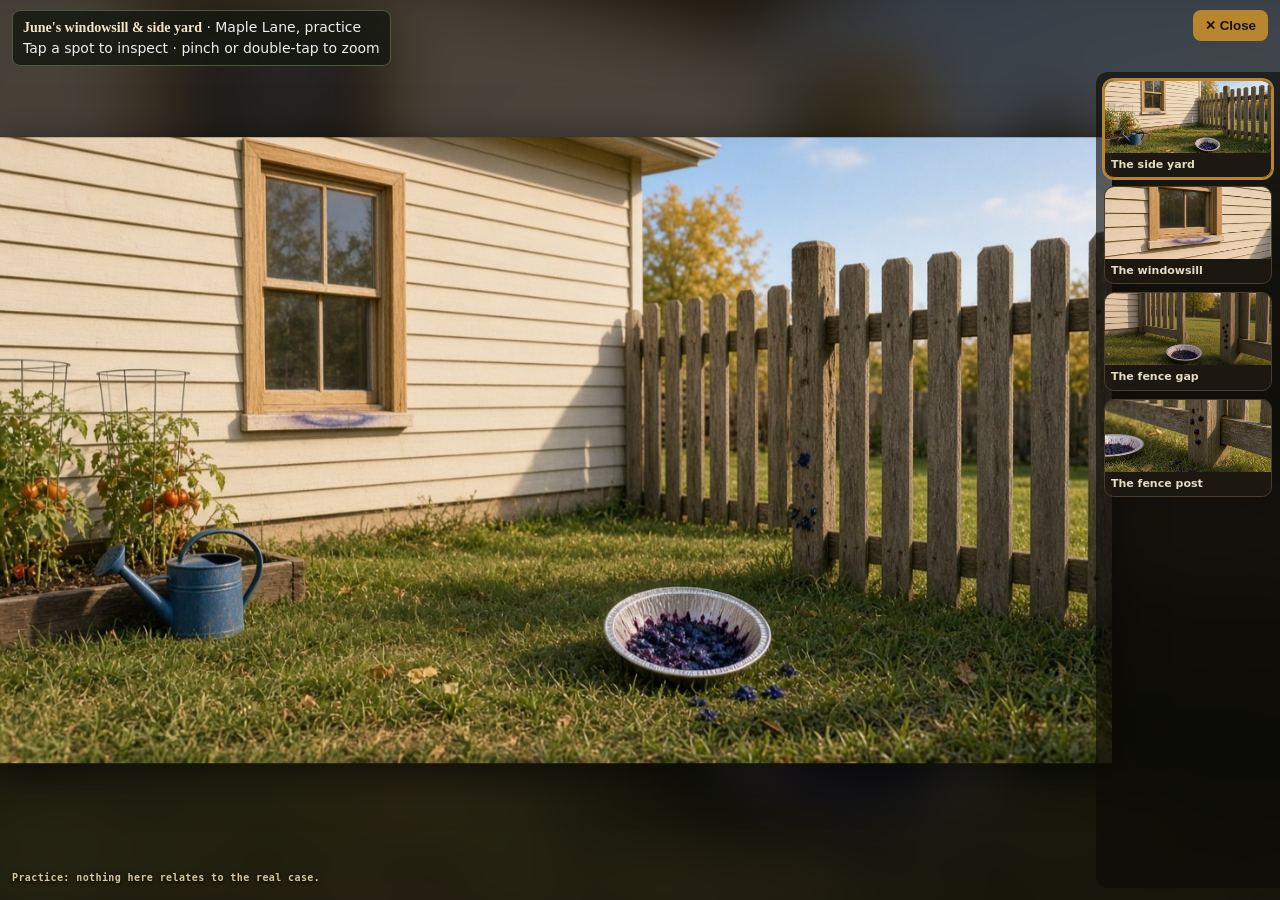
<file: case/practice/yard-pnc.html>
<!doctype html>
<html lang="en">
<head>
<meta charset="utf-8">
<meta name="viewport" content="width=device-width,initial-scale=1,maximum-scale=1,user-scalable=no">
<title>Maple Lane side yard (photo tour)</title>
<style>
html,body{margin:0;height:100%;background:#0d0b09;color:#eee;font:14px/1.45 Inter,system-ui,sans-serif;overflow:hidden;touch-action:none;-webkit-user-select:none;user-select:none}
#bgblur{position:fixed;inset:0;background:#0d0b09 center/cover no-repeat;filter:blur(28px) saturate(.9) brightness(.32);transform:scale(1.12);pointer-events:none;z-index:0}
#stage{position:fixed;inset:0;overflow:hidden;cursor:grab;z-index:1}
#stage.drag{cursor:grabbing}
#scene{position:absolute;left:0;top:0;transform-origin:0 0;will-change:transform;line-height:0}
#scene img.view{display:block;width:100%;height:auto;pointer-events:none;-webkit-user-drag:none;box-shadow:0 8px 40px rgba(0,0,0,.55)}
#hots{position:absolute;inset:0;pointer-events:none}
.hot{position:absolute;border:0;padding:0;background:transparent;cursor:pointer;border-radius:10px;pointer-events:auto;-webkit-tap-highlight-color:transparent}
.hot:focus-visible{outline:2px solid #b8862f;outline-offset:2px}
@media(hover:hover){.hot:hover{background:rgba(184,134,47,.18);box-shadow:inset 0 0 0 1px rgba(243,215,120,.45)}}
body.hint .hot.clue{box-shadow:0 0 0 1px rgba(243,215,120,.4);background:rgba(184,134,47,.1);animation:shimmer 2.4s ease-in-out infinite}
@keyframes shimmer{0%,100%{box-shadow:0 0 0 1px rgba(243,215,120,.28),0 0 0 0 rgba(217,164,65,0)}50%{box-shadow:0 0 0 3px rgba(243,215,120,.75),0 0 18px 3px rgba(217,164,65,.5)}}
#hud{position:fixed;left:12px;top:10px;right:12px;display:flex;justify-content:space-between;align-items:flex-start;pointer-events:none;gap:8px;z-index:5}
#hud .t{background:rgba(20,24,16,.82);border:1px solid #4a5a3c;padding:6px 10px;border-radius:8px;pointer-events:auto;font-size:12.5px;max-width:min(440px,calc(100% - 88px))}
#hud .t b{color:#f3e7c6;font-family:Georgia,serif}
#close{pointer-events:auto;background:#b8862f;color:#1a1209;border:none;border-radius:8px;padding:8px 12px;font-weight:700;cursor:pointer}
#panel{box-sizing:border-box;position:fixed;left:12px;right:12px;bottom:108px;width:auto;max-width:380px;margin:0 auto;max-height:42vh;overflow:auto;background:rgba(246,240,224,.97);color:#1d1a16;border-radius:10px;box-shadow:0 10px 40px rgba(0,0,0,.6);padding:14px 16px;display:none;z-index:6}
#panel.on{display:block}
#panel h3{margin:0 0 6px;font-family:Georgia,serif;font-size:17px}
#panel .tag{font:600 10px ui-monospace,monospace;letter-spacing:1px;color:#7a1c12}
#panel p{margin:6px 0}
#panel .row{display:flex;gap:6px;flex-wrap:wrap;margin-top:8px}
#panel button{border:1px solid #6b5a3e;background:#fff;border-radius:16px;padding:6px 12px;font-size:12.5px;cursor:pointer}
#panel button.pri{background:#2b2218;color:#f3e7c6}
#panel .x{position:absolute;right:8px;top:6px;border:none;background:none;font-size:18px;cursor:pointer;color:#1d1a16}
#bar{position:fixed;left:0;right:0;bottom:0;display:flex;gap:8px;align-items:stretch;overflow-x:auto;padding:8px 12px calc(10px + env(safe-area-inset-bottom));background:linear-gradient(transparent,rgba(0,0,0,.82) 28%);scrollbar-width:none;z-index:5}
#bar::-webkit-scrollbar{display:none}
#bar button{flex:none;display:flex;flex-direction:column;width:112px;background:rgba(30,25,19,.92);color:#e6dcc3;border:1px solid #4a3d2c;border-radius:10px;padding:0;overflow:hidden;cursor:pointer;font:600 11px/1.2 Inter,system-ui,sans-serif}
#bar button img{display:block;width:100%;height:56px;object-fit:cover}
#bar button span{padding:5px 6px 6px}
#bar button.on{border-color:#b8862f;box-shadow:0 0 0 2px #b8862f}
#toast{position:fixed;left:50%;top:108px;transform:translateX(-50%);background:#2b2218;color:#f3e7c6;padding:10px 16px;border-radius:8px;display:none;z-index:8;max-width:min(320px,86vw);text-align:center;box-shadow:0 8px 24px rgba(0,0,0,.55);font:600 13.5px/1.35 Inter,system-ui,sans-serif}
#banner{position:fixed;left:12px;right:12px;bottom:108px;text-align:center;pointer-events:none;font:600 10px/1.3 ui-monospace,monospace;color:#d7c89a;text-shadow:0 1px 4px #000;letter-spacing:.04em;z-index:3}
#nav{position:fixed;top:46%;left:0;right:0;transform:translateY(-50%);display:flex;justify-content:space-between;pointer-events:none;padding:0 6px;z-index:4}
#nav button{pointer-events:auto;width:40px;height:40px;border:0;border-radius:50%;background:rgba(20,16,12,.62);color:#f3e7c6;font-size:22px;cursor:pointer}
#load{position:fixed;inset:0;display:flex;align-items:center;justify-content:center;background:#1a1610;color:#cbbd9c;font-family:Georgia,serif;font-size:18px;z-index:9}
#hintchip{display:none;margin-top:4px;color:#f3e7c6}
body.hint #hintchip{display:block}
@media(max-width:700px){
  #hud .t{font-size:12px;padding:5px 8px;max-width:calc(100% - 80px)}
  #bar{gap:6px;padding:8px 8px 8px;justify-content:center;bottom:auto;background:rgba(12,10,8,.88)}
  #bar button{width:calc((100vw - 34px) / 4)}
  #bar button img{height:46px}
  #bar button span{font-size:10px;padding:4px 3px 5px;white-space:nowrap;overflow:hidden;text-overflow:ellipsis}
  #banner{display:none}
  #toast{top:120px}
  #nav{transform:translateY(-50%)}
  #panel{display:block;left:0;right:0;width:auto;max-width:none;margin:0;bottom:0;max-height:none;border-radius:16px 16px 0 0;padding:16px 18px calc(16px + env(safe-area-inset-bottom));box-shadow:0 -8px 28px rgba(0,0,0,.35)}
  #panel.idle{background:rgba(246,240,224,.94)}
  #panel.idle .x{display:none}
  #panel.idle .tag{color:#6b5a3e}
}
@media(min-width:900px) and (orientation:landscape){
  #bar{left:auto;width:168px;top:72px;bottom:12px;flex-direction:column;overflow-y:auto;overflow-x:hidden;padding:8px;background:rgba(12,10,8,.62);border-radius:12px 0 0 12px;right:0}
  #bar button{width:100%}
  #bar button img{height:72px}
  #panel{left:auto;right:188px;bottom:24px;width:min(400px,calc(100% - 220px));margin:0;max-width:none}
  #banner{display:block;bottom:16px;right:180px;left:12px;text-align:left}
  #hud .t{font-size:14px}
  #nav{display:none}
  #toast{top:84px}
}
</style>
</head>
<body>
<div id="load">Opening the side yard…</div>
<div id="bgblur"></div>
<div id="stage"><div id="scene"><img class="view" id="photo" alt=""><div id="hots"></div></div></div>
<div id="hud"><div class="t"><b>June's windowsill &amp; side yard</b> · Maple Lane, practice<br><span id="help">Tap a spot to inspect · pinch or double-tap to zoom</span><span id="hintchip">A faint shimmer marks something easy to miss.</span></div><button id="close" type="button">✕ Close</button></div>
<div id="nav"><button id="prev" type="button" aria-label="Previous view">‹</button><button id="next" type="button" aria-label="Next view">›</button></div>
<div id="panel"><button class="x" id="px" type="button" aria-label="Close inspect">×</button><div class="tag" id="ptag"></div><h3 id="pt"></h3><div id="pb"></div><div class="row" id="pr"></div></div>
<div id="bar"></div>
<div id="toast"></div>
<div id="banner">Practice: nothing here relates to the real case.</div>
<script>
const P=parent!==window?parent:null;
const params=new URLSearchParams(location.search);
try{if(params.get('hint')==='1'||(P&&P.__practiceApp&&P.__practiceApp.st&&P.__practiceApp.st.hints>=2))document.body.classList.add('hint')}catch(e){}
const VIEWS={
  wide:{t:'The side yard',file:'yard/wide.jpg',hots:[
    {k:'sill',l:23,t:4,w:18,h:42,label:'Kitchen windowsill'},
    {k:'tomatoes',l:0,t:38,w:23,h:42,label:"Walt's tomato bed"},
    {k:'tin',l:50,t:66,w:18,h:24,label:'Pie tin in the grass',go:'gap'},
    {k:'fence',l:54,t:18,w:40,h:48,label:'The fence'},
    {k:'crumbs',l:66,t:42,w:9,h:20,label:'Something on the post',clue:true,go:'post'}
  ]},
  sill:{t:'The windowsill',file:'yard/sill.jpg',hots:[
    {k:'glass',l:24,t:0,w:50,h:58,label:'Kitchen window'},
    {k:'stain',l:24,t:56,w:52,h:22,label:'Stain on the sill'}
  ]},
  gap:{t:'The fence gap',file:'yard/gap.jpg',hots:[
    {k:'opening',l:20,t:0,w:42,h:58,label:'Gap in the fence'},
    {k:'tin',l:36,t:60,w:28,h:28,label:'Pie tin in the grass'},
    {k:'crumbs',l:66,t:28,w:16,h:52,label:'Crumbs on the post',clue:true,obs:'T4'},
    {k:'ground',l:54,t:80,w:22,h:16,label:'Crumbs in the grass',clue:true,obs:'T4'}
  ]},
  post:{t:'The fence post',file:'yard/post.jpg',hots:[
    {k:'crumbs',l:47,t:6,w:16,h:56,label:'Crumbs on the post',clue:true,obs:'T4'},
    {k:'ground',l:36,t:66,w:30,h:28,label:'Crumbs in the grass',clue:true,obs:'T4'},
    {k:'tin',l:0,t:46,w:32,h:44,label:'Pie tin in the grass'}
  ]}
};
const ORDER=['wide','sill','gap','post'];
const INFO={
  sill:{t:"June's kitchen windowsill",d:"A low painted sill under June's kitchen window, about a beagle's head high from the yard. A faint purple ring marks where a pie tin sat to cool. The pie is gone.",go:'sill'},
  stain:{t:'A ring on the sill',d:"A dull purple-blue ring is baked onto the paint, the size of a pie tin. Whatever cooled here left a stain. The tin itself is not on the sill now."},
  glass:{t:'The kitchen window',d:"The glass is closed. You can just see trees reflected in the panes. Nobody came through here — the pie was taken from the low sill on the yard side."},
  tomatoes:{t:"Walt's tomato bed",d:"Wire cages, late-season tomatoes, and a blue watering can still sitting in the dirt. Walt is vain about these plants. Nothing here looks out of place."},
  tin:{t:'Empty pie tin in the grass',d:"June's bake-off tin, lying in the grass just inside the fence. A smear of dark blueberry filling still clings to the bottom. Same tin as the photo in the case file."},
  fence:{t:'The wooden fence',d:"Weathered slats run along the yard. Look closer — a few are missing, and something dark is stuck to a post. It is easier to see in a tighter shot.",go:'gap'},
  opening:{t:'Gap in the fence',d:"Two or three slats are missing, leaving an opening a beagle could squeeze through. The empty tin is just inside it, on this side of the yard."},
  crumbs:{t:'Crumbs on the fence post',d:"On the yard-facing side of the post, about a beagle's nose high, small dark-blue crumbs are stuck to the wood. A few more lie in the grass at the foot of the post. They are not in the original photo of the tin."},
  ground:{t:'Crumbs in the grass',d:"A few more dark-blue crumbs have fallen at the foot of the post, in the grass beside the tin. They match the ones stuck to the wood."}
};

const scene=$('#scene'), photo=$('#photo'), stage=$('#stage'), hots=$('#hots'), bg=$('#bgblur');
function $(s){return document.querySelector(s)}
function desk(){return matchMedia('(min-width:900px) and (orientation:landscape)').matches}
function vp(){if(desk())return{x:0,y:0,W:innerWidth-168,H:innerHeight};const hud=96;return{x:0,y:hud,W:innerWidth,H:Math.max(200,innerWidth*9/16+8)}}
let view='wide', scale=1, tx=0, ty=0, baseW=0, baseH=0;

function logged(){try{return !!(P&&P.__practice&&P.__practice.hasObs&&P.__practice.hasObs('T4'))}catch(e){return false}}
function post(m){if(P)P.postMessage(Object.assign({src:'practice3d'},m),location.origin)}
function toast(s){const t=$('#toast');t.textContent=s;t.style.display='block';clearTimeout(t._h);t._h=setTimeout(()=>t.style.display='none',2400)}

function layout(){
  const {W,H}=vp();
  const imgW=photo.naturalWidth||1280, imgH=photo.naturalHeight||720;
  const fit=Math.min(W/imgW, H/imgH);
  baseW=imgW*fit; baseH=imgH*fit;
  scene.style.width=baseW+'px';
  apply();
}
function clamp(){
  const {x,y,W,H}=vp();
  const w=baseW*scale, h=baseH*scale;
  if(w<=W) tx=x+(W-w)/2; else tx=Math.min(x, Math.max(x+W-w, tx));
  if(h<=H) ty=y+(desk()?(H-h)/2:6); else ty=Math.min(y, Math.max(y+H-h, ty));
}
function apply(){clamp();scene.style.transform=`translate(${tx}px,${ty}px) scale(${scale})`;placeChrome()}
function placeChrome(){
  const bar=$('#bar'), panel=$('#panel'), nav=$('#nav');
  if(desk()){bar.style.top='';bar.style.bottom='';panel.style.top='';panel.style.bottom='';nav.style.top='';return}
  const photoBottom=Math.round(ty+baseH*scale);
  bar.style.top=(photoBottom+6)+'px';
  bar.style.bottom='auto';
  const barH=bar.getBoundingClientRect().height||96;
  panel.style.top=Math.round(photoBottom+6+barH)+'px';
  panel.style.bottom='0';
  panel.style.maxHeight='none';
  nav.style.top=Math.round(ty+baseH*scale/2)+'px';
}
function zoomAt(cx,cy,next){
  const prev=scale; scale=Math.max(1, Math.min(4.2, next));
  const r=scale/prev; tx=cx-(cx-tx)*r; ty=cy-(cy-ty)*r; apply();
}

function showView(id){
  if(!VIEWS[id])return; view=id; closePanel();
  const v=VIEWS[id];
  scale=1; tx=0; ty=0;
  photo.src=v.file; photo.alt=v.t;
  bg.style.backgroundImage=`url("${v.file}")`;
  function syncBar(){$('#bar').querySelectorAll('button').forEach(b=>b.classList.toggle('on',b.dataset.k===view))}
  syncBar();
  photo.onload=()=>{if(photo.getAttribute('src')!==VIEWS[view].file)return;layout();drawHots();$('#load').style.display='none'};
  if(photo.complete&&photo.naturalWidth){layout();drawHots();$('#load').style.display='none'}
}
function drawHots(){
  const v=VIEWS[view];
  hots.innerHTML=v.hots.map(h=>`<button type="button" class="hot${h.clue?' clue':''}" data-k="${h.k}" style="left:${h.l}%;top:${h.t}%;width:${h.w}%;height:${h.h}%" aria-label="${h.label}"></button>`).join('');
}
function inspect(key){
  const h=(VIEWS[view].hots.find(x=>x.k===key)||{});
  const i=Object.assign({},INFO[key]||{}); if(h.go)i.go=h.go; if(h.obs)i.obs=h.obs;
  if(!i.t)return;
  $('#ptag').textContent='INSPECTING'; $('#pt').textContent=i.t; $('#pb').innerHTML='<p>'+i.d+'</p>';
  const row=$('#pr'); row.innerHTML='';
  if(i.go){const b=document.createElement('button'); b.className='pri'; b.textContent='🔎 Look closer'; b.onclick=()=>showView(i.go); row.appendChild(b)}
  if(i.obs){const b=document.createElement('button'); b.className='pri'; const done=logged(); b.textContent=done?'✓ Observation already logged':'📝 Log observation '+i.obs;
    b.onclick=()=>{post({t:'obs',id:i.obs}); toast(done?'Already logged: '+i.obs:'New exhibit '+i.obs+' logged and pinned'); b.textContent='✓ Observation already logged'}; row.appendChild(b)}
  $('#panel').classList.remove('idle'); $('#panel').classList.add('on');
}
function idleDock(){
  $('#ptag').textContent='SIDE YARD';
  $('#pt').textContent='Tap a spot in the photo';
  $('#pb').innerHTML='<p>Look closer at the sill, the tin, or the fence. Pinch or double-tap to zoom, then drag to pan.</p>';
  $('#pr').innerHTML='';
  $('#panel').classList.remove('on');
  $('#panel').classList.add('idle');
}
function closePanel(){
  if(!desk()){idleDock();return}
  $('#panel').classList.remove('on');
}
function step(d){showView(ORDER[(ORDER.indexOf(view)+d+ORDER.length)%ORDER.length])}

$('#bar').innerHTML=ORDER.map(k=>`<button type="button" data-k="${k}"><img src="${VIEWS[k].file}" alt=""><span>${VIEWS[k].t}</span></button>`).join('');
$('#bar').onclick=e=>{const b=e.target.closest('button'); if(b)showView(b.dataset.k)};
$('#prev').onclick=()=>step(-1); $('#next').onclick=()=>step(1);
$('#px').onclick=closePanel; $('#close').onclick=()=>post({t:'close'});

const pointers=new Map();
let lastTap=0, lastTapX=0, lastTapY=0, down=null, moved=false, pinch0=null, hotKey=null;
stage.addEventListener('pointerdown',e=>{
  stage.setPointerCapture(e.pointerId);
  pointers.set(e.pointerId,{x:e.clientX,y:e.clientY});
  down={x:e.clientX,y:e.clientY}; moved=false; stage.classList.add('drag');
  hotKey=e.target.classList&&e.target.classList.contains('hot')?e.target.dataset.k:null;
  if(pointers.size===2){const [a,b]=[...pointers.values()]; pinch0={d:Math.hypot(a.x-b.x,a.y-b.y),s:scale,cx:(a.x+b.x)/2,cy:(a.y+b.y)/2}}
});
stage.addEventListener('pointermove',e=>{
  if(!pointers.has(e.pointerId))return;
  const prev=pointers.get(e.pointerId);
  pointers.set(e.pointerId,{x:e.clientX,y:e.clientY});
  if(pointers.size===2&&pinch0){const [a,b]=[...pointers.values()]; const d=Math.hypot(a.x-b.x,a.y-b.y); zoomAt(pinch0.cx,pinch0.cy, pinch0.s*(d/Math.max(1,pinch0.d))); moved=true; return}
  if(down&&pointers.size===1){
    const dx=e.clientX-down.x, dy=e.clientY-down.y;
    if(Math.hypot(dx,dy)>8)moved=true;
    if(moved){tx+=e.clientX-prev.x; ty+=e.clientY-prev.y; apply()}
  }
});
function endPtr(e){
  pointers.delete(e.pointerId); pinch0=null; stage.classList.remove('drag');
  if(e.type==='pointerup'&&down&&!moved&&pointers.size===0){
    const now=performance.now();
    if(now-lastTap<320&&Math.hypot(e.clientX-lastTapX,e.clientY-lastTapY)<28){
      if(scale>1.2){scale=1;tx=0;ty=0;layout()} else zoomAt(e.clientX,e.clientY,2.3);
      lastTap=0;
    } else {
      lastTap=now; lastTapX=e.clientX; lastTapY=e.clientY;
      if(hotKey) inspect(hotKey); else closePanel();
    }
  }
  down=null; hotKey=null;
}
stage.addEventListener('pointerup',endPtr);
stage.addEventListener('pointercancel',endPtr);
stage.addEventListener('wheel',e=>{e.preventDefault(); zoomAt(e.clientX,e.clientY, scale*(e.deltaY>0?0.88:1.14))},{passive:false});
addEventListener('resize',layout);
addEventListener('keydown',e=>{if(e.key==='Escape'){if($('#panel').classList.contains('on'))closePanel(); else post({t:'close'})} if(e.key==='ArrowRight')step(1); if(e.key==='ArrowLeft')step(-1)});
window.addEventListener('message',e=>{if(e.origin!==location.origin)return; const m=e.data; if(m&&m.t==='hint')document.body.classList.toggle('hint',!!m.on)});

showView('wide');
setTimeout(()=>{$('#load').style.display='none'},1200);
window.__practicePnc={showView,inspect,VIEWS,ready:true};
</script>
</body>
</html>
</file>
<file: case/practice/practice.css>
/* Practice case chrome — same components as the real case file, original pie story only. */
:root{--bg:#141210;--cork:#3b2a1c;--paper:#f3ecd9;--paper2:#fbf8ef;--ink:#1d1a16;--red:#9b1c1c;--manila:#d9b97a;--muted:#8a7f6c;--accent:#c79b3b;--head:7.5rem}
*{box-sizing:border-box}
html,body{margin:0;background:var(--bg);color:#e9e2d0;font-family:Inter,system-ui,sans-serif;-webkit-text-size-adjust:100%}
body{background:radial-gradient(ellipse at top,#2a2119 0%,#141210 60%) fixed;min-height:100dvh}
button{font:inherit;cursor:pointer}
.prac-banner{background:#3a2a10;color:#f3e7c6;text-align:center;font:600 11px/1.35 'IBM Plex Mono',monospace;letter-spacing:.04em;padding:7px 12px;border-bottom:1px solid #6b5527}
header.top{position:sticky;top:0;z-index:20;background:rgba(15,13,11,.94);backdrop-filter:blur(6px);border-bottom:1px solid #3a3128}
.bar{display:flex;align-items:center;gap:12px;padding:10px 16px;max-width:1200px;margin:0 auto}
.seal{width:38px;height:38px;flex:none}
.ttl{font-family:'Special Elite',monospace;font-size:15px;line-height:1.2;letter-spacing:.5px;min-width:0}
.ttl small{display:block;color:var(--muted);font-family:'IBM Plex Mono',monospace;font-size:11px}
.score-pill{margin-left:auto;font:600 12px 'IBM Plex Mono';color:var(--accent);border:1px solid #4a3d2c;border-radius:20px;padding:4px 10px;white-space:nowrap}
.sound{background:none;border:1px solid #4a3d2c;color:#cbbf9f;border-radius:20px;padding:4px 10px;font-size:12px;text-decoration:none;display:inline-flex;align-items:center}
@media(max-width:600px){.sound .sl{display:none}.sound{font-size:14px;padding:4px 8px}}
nav.tabs{display:flex;gap:4px;overflow-x:auto;max-width:1200px;margin:0 auto;padding:0 12px;scrollbar-width:none}
nav.tabs button{background:none;border:none;color:#a99d84;padding:10px 12px;border-bottom:2px solid transparent;font-weight:600;font-size:14px;white-space:nowrap}
nav.tabs button.on{color:#f3e7c6;border-color:var(--accent)}
@media(max-width:700px){nav.tabs{flex-wrap:wrap;overflow-x:visible;justify-content:center;gap:0 2px;padding:0 6px}nav.tabs button{padding:8px 8px;font-size:12.5px}
.ttl{font-size:12px}.seal{width:30px;height:30px}.score-pill{font-size:11px;padding:3px 8px}.ttl small{display:none}}
main{max-width:1200px;margin:0 auto;padding:18px 14px 80px}
.view{display:none}.view.on{display:block;animation:fade .3s}
@keyframes fade{from{opacity:0;transform:translateY(4px)}to{opacity:1}}
h2.sec{font-family:'Special Elite';font-weight:400;font-size:22px;margin:6px 0 14px;color:#f3e7c6}
.lede{color:#c8bea7;max-width:760px;line-height:1.55}
.brief{display:grid;grid-template-columns:1.3fr 1fr;gap:18px}
@media(max-width:820px){.brief{grid-template-columns:1fr}}
.memo{background:var(--paper);color:var(--ink);padding:26px 24px;font-family:'IBM Plex Mono',monospace;font-size:13.5px;line-height:1.6;box-shadow:0 10px 30px rgba(0,0,0,.5);position:relative;transform:rotate(-.4deg)}
.memo h3{font-family:'Special Elite';font-size:20px;margin:0 0 8px;font-weight:400}
.stamp{position:absolute;right:18px;top:18px;border:3px solid var(--red);color:var(--red);font:700 13px 'IBM Plex Mono';padding:4px 8px;transform:rotate(8deg);opacity:.85;letter-spacing:2px}
.cards{display:grid;grid-template-columns:repeat(auto-fill,minmax(180px,1fr));gap:12px}
.suspect{background:#f6f0e0;color:var(--ink);padding:10px;box-shadow:0 6px 18px rgba(0,0,0,.45);font-size:13px;line-height:1.35}
.suspect svg{width:100%;height:auto;display:block;background:#cfc6b3;margin-bottom:8px}
.suspect b{font-family:'Libre Baskerville',serif;font-size:15px;display:block}
.suspect i{color:#5b5245;font-style:normal;font-size:12px}
.groups h4{font-family:'Special Elite';font-weight:400;color:var(--manila);margin:22px 0 8px;font-size:16px;letter-spacing:.5px}
.files{display:grid;grid-template-columns:repeat(auto-fill,minmax(210px,1fr));gap:12px}
.folder{position:relative;background:linear-gradient(#e2c487,#d4b06b);color:#2a2116;border:none;text-align:left;padding:16px 12px 12px;border-radius:2px 8px 4px 4px;box-shadow:0 4px 12px rgba(0,0,0,.4);min-height:86px;transition:transform .15s}
.folder:before{content:"";position:absolute;top:-9px;left:10px;width:70px;height:12px;background:#e2c487;border-radius:5px 5px 0 0}
.folder:hover{transform:translateY(-2px)}
.folder .id{font:600 11px 'IBM Plex Mono';opacity:.7}
.folder .nm{font-weight:600;font-size:14px;margin-top:3px;line-height:1.25}
.folder .seen{position:absolute;right:8px;top:8px;font-size:11px;font-family:'IBM Plex Mono';color:#5d4a20}
.folder.pinned{outline:2px solid var(--red)}
.viewer{position:fixed;inset:0;z-index:50;background:#0e0c0a;display:none;overflow:auto;-webkit-overflow-scrolling:touch}
.viewer.on{display:block}
.vtools{position:sticky;top:0;display:flex;gap:8px;justify-content:space-between;align-items:center;padding:10px 14px;background:#0e0c0a;border-bottom:1px solid #332a20;z-index:2}
.vtools button{background:#2a231b;border:1px solid #4a3d2c;color:#eadfc4;border-radius:6px;padding:7px 12px;font-size:13px}
.vtools .vt{font:600 13px 'IBM Plex Mono';color:#d8c8a0;overflow:hidden;text-overflow:ellipsis;white-space:nowrap}
.vbody{max-width:860px;margin:20px auto 60px;padding:0 10px}
.doc{background:var(--paper2);color:var(--ink);padding:28px 30px;box-shadow:0 12px 40px rgba(0,0,0,.6);font-family:'IBM Plex Mono',monospace;font-size:13px;line-height:1.55;position:relative;overflow-x:auto}
@media(max-width:600px){.doc{padding:18px 14px;font-size:12px}}
.doc h3{font-family:'Libre Baskerville',serif;font-size:17px;margin:0 0 4px}
.doc .hd{display:flex;justify-content:space-between;gap:10px;border-bottom:2px solid #222;padding-bottom:8px;margin-bottom:12px;flex-wrap:wrap}
.doc .agency{font-family:'Libre Baskerville',serif;font-weight:700;font-size:14px;letter-spacing:.5px}
.doc .fld{display:grid;grid-template-columns:150px 1fr;gap:2px 10px;margin:6px 0}
@media(max-width:600px){.doc .fld{grid-template-columns:1fr}}
.doc .fld div:nth-child(odd){color:#5f574a;font-size:11px;text-transform:uppercase;padding-top:2px}
.doc p{margin:8px 0}
.doc .hand{font-family:Caveat,cursive;font-size:22px;color:#1d3f8f;line-height:1.15}
.doc .foot{margin-top:16px;padding-top:8px;border-top:1px dashed #999;font-size:11px;color:#655c4e}
.photo{background:#0d0d0d;padding:10px;color:#ddd}
.photo svg{width:100%;height:auto;display:block}
.photo .cap{font:12px 'IBM Plex Mono';color:#bbb;padding:8px 2px 0;line-height:1.5}
.board{background:var(--cork) url("data:image/svg+xml,%3Csvg xmlns='http://www.w3.org/2000/svg' width='120' height='120'%3E%3Cfilter id='n'%3E%3CfeTurbulence baseFrequency='.9' numOctaves='3'/%3E%3CfeColorMatrix values='0 0 0 0 .2 0 0 0 0 .13 0 0 0 0 .07 0 0 0 .55 0'/%3E%3C/filter%3E%3Crect width='120' height='120' filter='url(%23n)'/%3E%3C/svg%3E");padding:16px;border:10px solid #5b3f26;box-shadow:inset 0 0 40px rgba(0,0,0,.6)}
.grid{width:100%;border-collapse:separate;border-spacing:4px;font-size:13px}
.grid th{color:#f2e5c4;font-weight:600;text-align:left;padding:4px}
.grid td.nm{background:#f6f0e0;color:#222;padding:8px;font-weight:600;font-family:'Libre Baskerville';font-size:13px}
.cell{width:100%;min-width:64px;height:40px;border:none;border-radius:3px;background:#efe6cf;color:#222;font:700 18px Inter}
.cell[data-s="1"]{background:#cfe8c4;color:#1d5a12}.cell[data-s="2"]{background:#f1c8c0;color:#8f1b0f}.cell[data-s="3"]{background:#f3e3a8;color:#6b5207}
.pins{display:flex;flex-wrap:wrap;gap:10px;margin-top:14px}
.pin{background:#fbf6e6;color:#222;padding:10px 12px 8px;font-size:12.5px;box-shadow:0 4px 10px rgba(0,0,0,.5);position:relative;transform:rotate(var(--r,-1deg));max-width:200px;border:none;text-align:left}
.pin:before{content:"";position:absolute;top:-6px;left:50%;width:12px;height:12px;border-radius:50%;background:radial-gradient(circle at 35% 35%,#ff6b6b,#9b1c1c);box-shadow:0 2px 3px rgba(0,0,0,.5)}
.legend{color:#e8dcbc;font-size:12px;margin-top:8px}
.panel{background:#1d1915;border:1px solid #3a3128;border-radius:8px;padding:16px;margin-bottom:14px}
.btn{background:var(--accent);color:#1a1209;border:none;border-radius:6px;padding:10px 16px;font-weight:700}
.btn.ghost{background:none;color:#e6d7b0;border:1px solid #5a4a33}
.btn.red{background:#9b1c1c;color:#fff}
.hint{border-left:3px solid var(--accent);padding:8px 12px;margin:10px 0;background:#25201a;color:#eadfc4;line-height:1.5}
form.acc label.opt{display:block;background:#f6f0e0;color:#222;margin:6px 0;padding:9px 11px;border-radius:4px;font-size:14px;line-height:1.35;cursor:pointer}
form.acc label.opt input{margin-right:8px}
form.acc fieldset{border:1px solid #3a3128;border-radius:8px;margin:0 0 16px;padding:12px}
form.acc legend{font-family:'Special Elite';color:#f3e7c6;font-size:17px;padding:0 6px}
.evpick{display:grid;grid-template-columns:repeat(auto-fill,minmax(200px,1fr));gap:4px;margin-top:8px}
.evpick label{font-size:12.5px;background:#2a231b;padding:6px 8px;border-radius:4px;color:#e6dcc3;cursor:pointer}
.small{font-size:12px;color:#a99d84}
.reveal{background:var(--paper);color:var(--ink);padding:24px;line-height:1.6;font-size:14.5px;box-shadow:0 12px 40px rgba(0,0,0,.6)}
.reveal h3{font-family:'Special Elite';font-weight:400;font-size:22px;margin:16px 0 6px}
.scoretbl td{padding:4px 10px;border-bottom:1px solid #ddd}
.big{font:800 46px Inter;color:var(--red)}
.toast{position:fixed;bottom:18px;left:50%;transform:translateX(-50%);background:#2b241b;color:#f3e7c6;padding:10px 16px;border-radius:8px;border:1px solid #5a4a33;z-index:200;display:none;font-size:14px;max-width:90vw}
.toolnav{display:flex;gap:6px;flex-wrap:wrap;margin-bottom:12px}
.toolnav button{background:#2a231b;border:1px solid #4a3d2c;color:#e6dcc3;border-radius:20px;padding:7px 12px;font-size:13px}
.toolnav button.on{background:var(--accent);color:#1a1209}
.dial{display:flex;gap:8px;justify-content:center;margin:14px 0}.dial input{width:52px;height:64px;text-align:center;font:700 28px 'IBM Plex Mono';background:#c9b27a;border:3px solid #6b5527;border-radius:6px;color:#2a1d07}
.lockcard{background:#3b2a1c;border-radius:16px;padding:20px;max-width:360px;margin:0 auto;color:#fff;text-align:center;box-shadow:0 10px 30px rgba(0,0,0,.6)}
.labform{background:var(--paper2);color:#222;padding:18px;font-family:'IBM Plex Mono',monospace;font-size:13px;max-width:720px}
.labform select,.labform textarea{width:100%;padding:8px;font:13px 'IBM Plex Mono';margin:4px 0 10px;border:1px solid #999;background:#fff}
.labres{margin-top:14px}
.ltnote{background:#fff7d1;border:1px dashed #b8a24a;padding:8px 10px;margin:6px 0 10px;font-size:13px;color:#3a3220}
/* Interview (same chrome as the live case) */
#v-interview.on{padding-bottom:12px}
#v-interview .stat{padding:4px 0 0;font-size:12px;color:var(--muted)}
.ivwrap{display:flex;flex-direction:column;min-height:0}
.side{flex:none;display:flex;justify-content:center;padding:0 0 8px}
.pv{position:relative;width:min(90vw,calc(42vh * 3 / 4));max-height:42vh;aspect-ratio:3/4;overflow:hidden;background:#2b2b2b;box-shadow:0 10px 28px rgba(0,0,0,.45);border-radius:12px;flex:none}
.pv img,.pv video{position:absolute;inset:0;width:100%;height:100%;object-fit:cover;display:block}
.pv video{opacity:0;transition:opacity .15s linear;pointer-events:none}
.pv video.on{opacity:1}
.pv.talking{box-shadow:0 0 0 2px var(--accent),0 10px 28px rgba(0,0,0,.45)}
.nameplate{position:absolute;left:0;right:0;bottom:0;padding:36px 14px 12px;background:linear-gradient(transparent,rgba(0,0,0,.88));z-index:3;pointer-events:none}
.nameplate b{display:block;font:700 16px/1.25 'Libre Baskerville',serif;color:#f3e7c6;text-shadow:0 1px 6px #000}
.nameplate span{display:block;margin-top:2px;font-size:12px;color:#d4cbb0;text-shadow:0 1px 4px #000}
.col{flex:1;min-height:0;display:flex;flex-direction:column}
.chat{flex:1;min-height:0;overflow:auto;padding:8px 0 12px;display:flex;flex-direction:column;gap:10px;scrollbar-width:thin}
.qq{align-self:flex-end;max-width:85%;background:#3a332b;color:#f3e7c6;border-radius:16px 16px 4px 16px;padding:8px 12px;font-size:13.5px;font-weight:500;line-height:1.45}
.qq.ev{background:#2c3640;color:#d7e4f0}
.aa{align-self:flex-start;max-width:92%;padding:2px 2px 6px;font-size:15px;line-height:1.55;color:#efe6cf}
.aa i,.aa i.sd,.aa i.typing{font-style:italic;color:#b9ad8f;font-size:13.5px}
.dock{flex:none;padding:6px 0 calc(10px + env(safe-area-inset-bottom));min-width:0;width:100%;overflow:hidden}
.pm-retry{display:block;margin-top:10px;background:none;border:1px solid #5a4d3a;color:#b9ad8f;border-radius:8px;padding:5px 10px;font:12px Inter,system-ui,sans-serif;cursor:pointer}.pm-retry[disabled]{opacity:.6}
.pm-msg{margin:0;padding:14px 16px;color:#efe6cf;background:#2a251f;border-radius:12px;font:15px/1.5 Inter,system-ui,sans-serif;max-width:36rem}

.chips{display:flex;flex-wrap:wrap;gap:6px;align-content:flex-start;max-height:calc(3 * 26px + 2 * 6px + 4px);overflow-x:hidden;overflow-y:auto;padding:2px 0 2px;scrollbar-width:thin;-webkit-overflow-scrolling:touch;min-width:0}
.chip{flex:0 0 auto;max-width:100%;box-sizing:border-box;background:#2a251f;color:#eadfc4;border:0;border-radius:999px;padding:5px 9px;font:600 12px Inter,system-ui,sans-serif;white-space:nowrap;cursor:pointer}
.chip b{color:#f3e7c6;margin-right:4px}
.chip.pinned{box-shadow:inset 0 0 0 1px var(--accent)}
.chip:hover{background:#3a332b}
.askbar{display:flex;gap:8px;align-items:center;flex-wrap:nowrap;margin:0}
.askbar input{flex:1;min-width:0;padding:12px 16px;border:0;border-radius:999px;background:#241f1a;color:#efe6cf;font:15px Inter,system-ui,sans-serif;outline:none}
.askbar input:focus{box-shadow:0 0 0 2px rgba(199,155,59,.55)}
.icon-btn{flex:none;width:44px;height:44px;border:0;border-radius:50%;background:#2a251f;color:#efe6cf;font-size:18px;cursor:pointer;display:inline-flex;align-items:center;justify-content:center;touch-action:none;user-select:none;-webkit-user-select:none;-webkit-touch-callout:none}
.icon-btn:hover{background:#3a332b}
.icon-btn.rec,.mic.rec{background:#8f1b0f;color:#fff;animation:onair 1s ease-in-out infinite}
@keyframes onair{0%,100%{opacity:1}50%{opacity:.72}}
.listen-hint{display:none;font:600 12px Inter,system-ui,sans-serif;color:#f3d0c8;padding:0 2px 6px;letter-spacing:.02em}
.listen-hint.on,.listen-hint:not([hidden]){display:block;animation:onair 1s ease-in-out infinite}
.ask-btn{flex:none;border:0;border-radius:999px;padding:0 18px;height:44px;background:var(--accent);color:#1a1209;font:700 14px Inter,system-ui,sans-serif;cursor:pointer}
.ivbar{display:flex;gap:6px;align-items:center;flex-wrap:wrap;margin:0 0 8px}
.pill{display:inline-flex;align-items:center;gap:5px;background:#2a251f;color:#eadfc4;border:0;border-radius:999px;padding:6px 11px;font:600 12px Inter,system-ui,sans-serif;text-decoration:none;white-space:nowrap;cursor:pointer}
.help-pop{background:#221e19;border-radius:12px;padding:12px 14px;margin:0 0 8px;font-size:13px;color:#d4cbb0;line-height:1.55}
.help-pop[hidden],[hidden]{display:none!important}
@media(max-width:700px){
  body:has(#v-interview.on) nav.tabs{flex-wrap:nowrap;overflow-x:auto;justify-content:flex-start}
  #v-interview.on{display:flex;flex-direction:column;min-height:calc(100dvh - var(--head,7.5rem) - 8px);padding-bottom:0}
  #v-interview.on h2.sec,#v-interview.on>.lede{display:none}
  .ivwrap{flex:1;min-height:0}
  .pv{width:min(90vw,calc(38vh * 3 / 4));max-height:38vh}
}
@media(min-width:701px){
  #v-interview.on{display:flex;flex-direction:column;height:calc(100dvh - var(--head,7.5rem) - 12px);max-height:calc(100dvh - var(--head,7.5rem) - 12px);overflow:hidden;padding-bottom:8px}
  #v-interview.on h2.sec{flex:none}
  .ivwrap{flex-direction:row;flex:1;min-height:0;gap:24px;align-items:stretch}
  .side{position:sticky;top:0;align-self:flex-start;width:min(380px,36vw);padding:0}
  .pv{width:min(100%,380px,calc(70vh * 3 / 4));max-height:70vh}
  .col{flex:1;min-width:0}
  .dock{padding-bottom:8px}
}
#s3d{position:fixed;inset:0;z-index:9999;background:#000}
#s3d iframe{border:0;width:100%;height:100%}
@media(max-width:420px){.pill .lbl{display:none}}

/* v25: phone interview = full-screen conversation. Page header hidden on the interview screen;
   portrait ~1/3 of the screen, conversation ~2/3. Desktop is untouched. */
.ivback{display:none}
@media (max-width:700px), (orientation:landscape) and (max-height:520px){
 body:has(#v-interview.on) header.top{display:none}
 main:has(#v-interview.on){padding:0 10px!important;height:100dvh;max-height:100dvh;overflow:hidden;box-sizing:border-box}
 #v-interview.on{position:relative;display:flex!important;flex-direction:column;height:100dvh!important;max-height:100dvh!important;min-height:0!important;overflow:hidden;padding:44px 0 0!important;box-sizing:border-box}
 #v-interview.on h2.sec,#v-interview.on>.lede{display:none}
 #v-interview .ivback{display:inline-flex;align-items:center;gap:4px;position:absolute;top:6px;left:0;z-index:6;background:#2a231b;color:#eadfc4;border:1px solid #4a3d2c;border-radius:999px;padding:6px 12px;font:600 13px Inter,system-ui,sans-serif;cursor:pointer}
 #v-interview .ivbar{position:absolute;top:6px;right:0;margin:0;flex-wrap:nowrap;z-index:6}
 #v-interview .ivbar .lbl,#v-interview .stat{display:none}
 #v-interview .help-pop{position:absolute;top:44px;left:0;right:0;z-index:7}
 #v-interview .ivwrap{display:flex!important;flex-direction:column!important;flex:1;min-height:0;gap:6px!important}
 #v-interview .side{position:relative!important;top:auto!important;width:auto!important;align-self:stretch!important;display:flex!important;justify-content:center!important;padding:0!important}
 #v-interview .pv{height:33dvh!important;max-height:33dvh!important;width:calc(33dvh * 3 / 4)!important;max-width:100%!important;aspect-ratio:auto!important}
 #v-interview .nameplate{padding:26px 10px 8px!important;text-align:center}
 #v-interview .nameplate b{font-size:15px}
 #v-interview .nameplate span{font-size:11px}
 #v-interview .col{flex:1;min-height:0;display:flex;flex-direction:column}
 #v-interview .chat{flex:1;min-height:0}
 #v-interview .aa{font-size:16.5px;max-width:100%}
 #v-interview .chips{flex-wrap:nowrap!important;overflow-x:auto!important;overflow-y:hidden!important;max-height:none!important;padding:2px 0 4px}
 #v-interview .chip{font-size:11px;padding:4px 8px}
 #v-interview .dock{padding:4px 0 calc(6px + env(safe-area-inset-bottom))}
}
@media (orientation:landscape) and (max-height:520px){
 #v-interview .ivwrap{display:grid!important;grid-template-columns:minmax(0,33%) minmax(0,1fr)!important;gap:14px!important}
 #v-interview .side{align-items:flex-start!important}
 #v-interview .pv{height:calc(100dvh - 56px)!important;max-height:calc(100dvh - 56px)!important;width:min(100%, calc((100dvh - 56px) * 3 / 4))!important}
}
</file>
